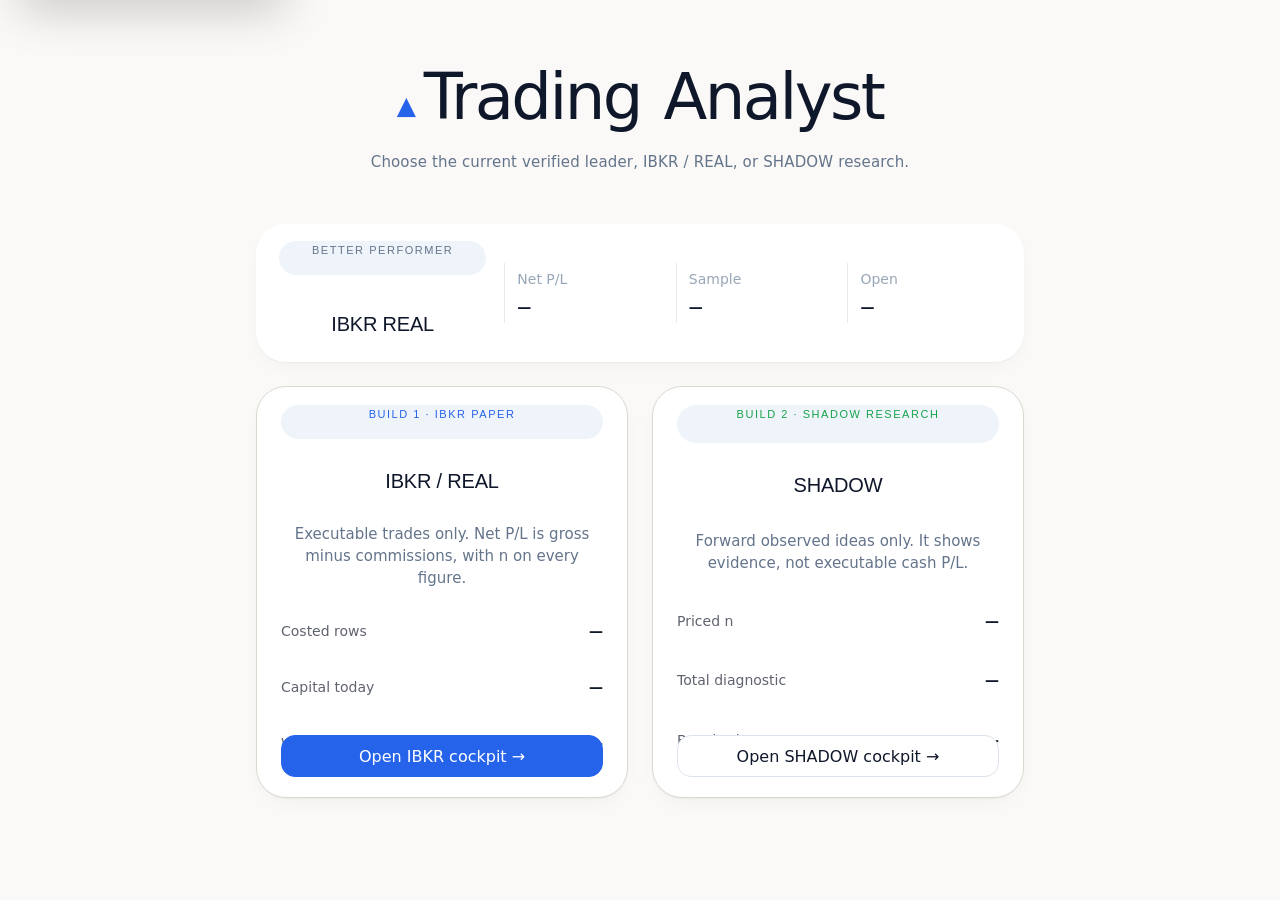
<file: index.html>
<!doctype html>
<html lang="en">
<head>
  <meta charset="utf-8" />
  <meta name="viewport" content="width=device-width, initial-scale=1" />
  <title>Trading Analyst · Live Lab</title>
  <meta http-equiv="Cache-Control" content="no-cache, no-store, must-revalidate" />
  <link rel="preconnect" href="https://fonts.googleapis.com" />
  <link rel="preconnect" href="https://fonts.gstatic.com" crossorigin />
  <link href="https://fonts.googleapis.com/css2?family=Fraunces:wght@500;600;700&family=Spline+Sans:wght@400;500;600;700;800&family=Spline+Sans+Mono:wght@500;600;700;800&family=Outfit:wght@600;700;800;900&display=swap" rel="stylesheet" />
  <link rel="stylesheet" href="./cockpit.css?v=20260723-accessibility-pass" />
  <link rel="stylesheet" href="./lovable-exact.css?v=20260723-lovable-dashboard-replica" />
  <link rel="stylesheet" href="./compact-exact.css?v=20260729-lovable-parity" />
  <style>
    body.overview-page .overview-shell.lovable-landing { padding-top: 22px; }
    body.overview-page .overview-shell.lovable-landing {
      display: flex;
      flex-direction: column;
    }
    body.overview-page.simple-launch .attention-pill,
    body.overview-page.simple-launch .build-state-bar,
    body.overview-page.simple-launch .tabs,
    body.overview-page.simple-launch .overview-hero,
    body.overview-page.simple-launch .context-bar,
    body.overview-page.simple-launch .evidence-grid,
    body.overview-page.simple-launch .evidence-lanes-panel,
    body.overview-page.simple-launch .edge-stack-panel,
    body.overview-page.simple-launch .lovable-topbook,
    body.overview-page.simple-launch .below,
    body.overview-page.simple-launch .daily-evidence-panel,
    body.overview-page.simple-launch .overview-panel[aria-label="Visible warnings"],
    body.overview-page.simple-launch .do-dont,
    body.overview-page.simple-launch .footer {
      display: none !important;
    }
    body.overview-page.simple-launch .lovable-landing {
      min-height: 100vh;
      justify-content: center;
    }
    body.overview-page.simple-launch .lovable-app-header {
      order: 1;
      margin-bottom: 30px;
    }
    body.overview-page.simple-launch .hero-meta-row {
      display: none;
    }
    body.overview-page.simple-launch .launch-cards {
      order: 2;
      margin-top: 0;
    }
    body.overview-page.simple-launch .launch-card {
      min-height: 330px;
    }
    .overview-page .skip-link {
      position: fixed; left: 16px; top: 12px; z-index: 9999; transform: translateY(-150%);
      border: 2px solid rgba(15,17,23,.22); border-radius: 999px; background: #fff; color: #0f1117;
      padding: 10px 14px; font-weight: 900; text-decoration: none;
    }
    .overview-page .skip-link:focus { transform: translateY(0); outline: 3px solid rgba(37,99,235,.35); }
    .overview-page .hero-meta-row {
      display: flex; flex-wrap: wrap; gap: 8px; margin-top: 12px; color: var(--lv-cream-muted);
      font-family: "Spline Sans Mono", monospace; font-size: 10px; font-weight: 900; letter-spacing: .08em; text-transform: uppercase;
    }
    .overview-page .hero-meta-row span {
      border: 1px solid var(--lv-border); border-radius: 999px; background: var(--lv-cream-card); padding: 8px 11px;
      box-shadow: var(--lv-shadow-card);
    }
    .overview-page .help-tip {
      display: inline-flex; align-items: center; justify-content: center; width: 18px; height: 18px; margin-left: 6px;
      border: 1px solid currentColor; border-radius: 999px; opacity: .72; font-size: 11px; line-height: 1;
      cursor: help; vertical-align: middle;
    }
    .overview-page .help-tip:focus { outline: 3px solid rgba(37,99,235,.35); outline-offset: 2px; }
    .overview-page .status-chip {
      display: inline-flex; align-items: center; gap: 5px; border-radius: 999px; padding: 4px 7px;
      font-family: "Spline Sans Mono", monospace; font-size: 9px; font-weight: 900; letter-spacing: .08em;
      text-transform: uppercase; white-space: nowrap;
    }
    .overview-page .status-chip.live { background: rgba(34,201,133,.14); color: #137a50; }
    .overview-page .status-chip.stale { background: rgba(254,243,199,.9); color: #7a4d00; }
    .overview-page .status-chip.unavailable { background: rgba(229,231,235,.8); color: #4b5563; }
    .overview-page .overview-panel { margin-top: 18px; }
    .overview-page .below {
      display: grid; grid-template-columns: minmax(0, 1.2fr) minmax(320px, .8fr); gap: 18px; margin-top: 18px;
    }
    .overview-page .panel-head {
      display: flex; align-items: flex-start; justify-content: space-between; gap: 14px; margin-bottom: 16px;
    }
    .overview-page .panel-title.serif { margin: 0; }
    .overview-page .small { font-size: 13px; line-height: 1.45; }
    .overview-page .headline-grid { display: grid; }
    .overview-page .headline-card { display: grid; align-content: space-between; gap: 12px; padding: 18px; }
    .overview-page .headline-label {
      font-family: "Spline Sans Mono", monospace; font-size: 10px; font-weight: 900; letter-spacing: .12em; text-transform: uppercase;
    }
    .overview-page .headline-value { display: block; font-weight: 900; line-height: .92; font-variant-numeric: tabular-nums; overflow-wrap: anywhere; }
    .overview-page .headline-sub { font-size: 12px; line-height: 1.35; }
    .overview-page .range-controls { display: inline-flex; gap: 6px; flex-wrap: wrap; }
    .overview-page .range-btn {
      border: 1px solid rgba(255,255,255,.16); border-radius: 999px; padding: 7px 10px; cursor: pointer;
      background: rgba(255,255,255,.08); color: rgba(255,255,255,.66); font: 900 11px "Spline Sans Mono", monospace;
    }
    .overview-page .range-btn.active { color: white; background: rgba(255,255,255,.18); }
    .overview-page .curve-svg { width: 100%; height: 250px; display: block; overflow: visible; border-radius: 18px; background: rgba(255,255,255,.04); }
    .overview-page .curve-legend { display: flex; gap: 14px; flex-wrap: wrap; margin-top: 12px; font-size: 12px; font-weight: 800; }
    .overview-page .curve-legend span { display: inline-flex; align-items: center; gap: 7px; }
    .overview-page .key { width: 10px; height: 10px; border-radius: 999px; display: inline-block; }
    .overview-page .key.gross { background: #8ba4ff; }
    .overview-page .key.net { background: #22c985; }
    .overview-page .bar-list, .overview-page .warning-list { display: grid; gap: 11px; }
    .overview-page .bar-row { display: grid; grid-template-columns: minmax(120px, .8fr) minmax(0, 1.25fr) auto; gap: 12px; align-items: center; }
    .overview-page .bar-name { font-size: 12px; font-weight: 900; overflow-wrap: anywhere; }
    .overview-page .bar-track { position: relative; height: 12px; overflow: hidden; border-radius: 999px; background: rgba(15,17,23,.08); }
    .overview-page .bar-fill { position: absolute; inset: 0 auto 0 0; width: 0%; border-radius: inherit; background: linear-gradient(90deg, #ef4d66, #f2a33a, #22c985); }
    .overview-page .bar-value { font-size: 12px; font-weight: 800; text-align: right; white-space: nowrap; }
    .overview-page .warning {
      border: 1px solid rgba(242,163,58,.30); border-radius: 16px; padding: 13px; background: rgba(254,243,199,.78);
      color: #6f4700; font-size: 13px; line-height: 1.4;
    }
    .overview-page .warning.good { border-color: rgba(34,201,133,.25); background: rgba(219,252,231,.72); color: #137a50; }
    .overview-page .context-bar {
      display: flex; flex-wrap: wrap; gap: 9px; align-items: center; justify-content: space-between;
      margin: 18px 0 0; padding: 13px 14px; border-radius: 20px;
      border: 1px solid rgba(24,32,51,.10); background: rgba(255,255,255,.78);
      box-shadow: 0 16px 42px rgba(40,30,20,.10); color: #172033;
    }
    .overview-page .context-copy {
      color: #3d475d; font-size: 13px; font-weight: 850; line-height: 1.35;
    }
    .overview-page .context-copy strong { color: #172033; }
    .overview-page .context-ranges { display: inline-flex; flex-wrap: wrap; gap: 7px; }
    .overview-page .context-ranges .range-btn {
      border-color: rgba(24,32,51,.10); background: rgba(24,32,51,.05); color: #3d475d;
    }
    .overview-page .context-ranges .range-btn.active {
      background: #172033; color: #fff; border-color: #172033;
    }
    .overview-page .evidence-grid {
      display: grid; grid-template-columns: repeat(5, minmax(0, 1fr)); gap: 12px; margin-top: 18px;
    }
    .overview-page .evidence-card, .overview-page .lane-card, .overview-page .do-card {
      border: 1px solid rgba(24,32,51,.10); background: rgba(255,255,255,.82);
      color: #172033; border-radius: 22px; padding: 16px; box-shadow: 0 18px 50px rgba(40,30,20,.10);
      min-width: 0;
    }
    .overview-page .evidence-card.primary {
      background: linear-gradient(135deg, rgba(255,255,255,.92), rgba(219,234,254,.78) 58%, rgba(254,243,199,.70));
    }
    .overview-page .evidence-label, .overview-page .lane-label {
      color: #69748a; font: 900 10px "Spline Sans Mono", monospace; letter-spacing: .11em; text-transform: uppercase;
    }
    .overview-page .evidence-value {
      margin-top: 10px; color: #172033; font-size: 20px; line-height: 1.08; font-weight: 950; letter-spacing: -.03em;
    }
    .overview-page .evidence-sub { margin-top: 9px; color: #69748a; font-size: 12px; line-height: 1.38; }
    .overview-page .lane-grid { display: grid; grid-template-columns: repeat(3, minmax(0, 1fr)); gap: 14px; margin-top: 14px; }
    .overview-page .lane-card.real { border-color: rgba(34,201,133,.24); }
    .overview-page .lane-card.shadow { border-color: rgba(139,164,255,.30); }
    .overview-page .lane-card.research { border-color: rgba(242,163,58,.30); }
    .overview-page .lane-title { margin-top: 8px; font-size: 24px; font-weight: 950; letter-spacing: -.045em; }
    .overview-page .lane-copy { margin-top: 8px; color: #5d6679; font-size: 13px; line-height: 1.42; }
    .overview-page .lane-stats { display: grid; gap: 8px; margin-top: 12px; }
    .overview-page .lane-stats div { display: flex; justify-content: space-between; gap: 10px; border-top: 1px solid rgba(24,32,51,.08); padding-top: 8px; font-size: 12px; color: #69748a; }
    .overview-page .lane-stats strong { color: #172033; font-variant-numeric: tabular-nums; text-align: right; }
    .overview-page .table-wrap { overflow-x: auto; border-radius: 18px; border: 1px solid rgba(24,32,51,.10); background: rgba(255,255,255,.62); }
    .overview-page .evidence-table { width: 100%; border-collapse: collapse; min-width: 820px; }
    .overview-page .evidence-table th, .overview-page .evidence-table td {
      padding: 12px 13px; border-bottom: 1px solid rgba(24,32,51,.08); text-align: left; vertical-align: top;
      font-size: 12px; line-height: 1.35;
    }
    .overview-page .evidence-table th {
      color: #69748a; font: 900 10px "Spline Sans Mono", monospace; letter-spacing: .10em; text-transform: uppercase;
      background: rgba(24,32,51,.04);
    }
    .overview-page .evidence-table td strong { color: #172033; }
    .overview-page .trust-badge {
      display: inline-flex; align-items: center; border-radius: 999px; padding: 5px 8px; margin-top: 4px;
      font: 900 10px "Spline Sans Mono", monospace; letter-spacing: .06em; text-transform: uppercase;
      background: rgba(229,231,235,.85); color: #4b5563;
    }
    .overview-page .trust-badge.anecdote { background: rgba(255,228,230,.88); color: #9f1239; }
    .overview-page .trust-badge.hypothesis { background: rgba(254,243,199,.92); color: #7a4d00; }
    .overview-page .trust-badge.watch { background: rgba(219,234,254,.92); color: #1d4ed8; }
    .overview-page .trust-badge.reviewable { background: rgba(220,252,231,.92); color: #137a50; }
    .overview-page .trust-badge.rejected { background: rgba(31,41,55,.12); color: #374151; }
    .overview-page .do-dont {
      display: grid; grid-template-columns: repeat(2, minmax(0, 1fr)); gap: 14px; margin-top: 18px;
    }
    .overview-page .do-card ul { margin: 10px 0 0; padding-left: 18px; color: #5d6679; font-size: 13px; line-height: 1.55; }
    .overview-page .do-card strong { color: #172033; }
    .overview-page .footer { margin: 36px 0 0; color: var(--lv-cream-muted); text-align: center; font-size: 12px; line-height: 1.55; }
    .overview-page .positive { color: var(--lv-ok) !important; }
    .overview-page .negative { color: var(--lv-bad) !important; }
    .overview-page .neutral { color: inherit; }
    @media (max-width: 900px) {
      .overview-page .below,
      .overview-page .evidence-grid,
      .overview-page .lane-grid,
      .overview-page .do-dont,
      body.overview-page .lovable-topbook .headline-grid,
      body.overview-page .launch-cards { grid-template-columns: 1fr !important; }
      .overview-page .bar-row { grid-template-columns: 1fr; }
      .overview-page .bar-value { text-align: left; }
      body.overview-page .lovable-app-header { grid-template-columns: 1fr; }
      body.overview-page .app-header-actions { align-items: flex-start; }
    }
  </style>
</head>
<body class="overview-page simple-launch lovable-compact">
  <a class="skip-link" href="#main-content">Skip to dashboard content</a>
  <main class="overview-shell lovable-landing" id="main-content">
    <header class="lovable-app-header" aria-label="System header">
      <div class="app-title-group">
        <div class="app-title-line">
          <span class="live-dot" aria-hidden="true"></span>
          <h1>Trading Analyst</h1>
          <span class="app-version-chip">LIVE LAB</span>
        </div>
        <p id="modeLine">Choose the current verified leader, IBKR / REAL, or SHADOW research.</p>
        <div class="hero-meta-row" aria-label="Live system status">
          <span id="agentState">Agent · checking</span>
          <span id="ibkrState">IBKR · checking</span>
          <span id="ndaxState">NDAX · gated</span>
          <span id="marketState">Market · checking</span>
          <span id="ownerState">Owner · checking</span>
        </div>
      </div>
      <div class="app-header-actions">
        <div class="app-updated">Last updated · <span id="generatedAt">—</span></div>
        <a class="refresh-button" href="./index.html">↻ Refresh</a>
      </div>
    </header>

    <a class="attention-pill" id="attentionPill" href="./sources.html">
      <span class="attention-dot" aria-hidden="true"></span>
      <span id="attentionText">Checking system safety…</span>
      <strong>Open sources →</strong>
    </a>

    <section class="build-state-bar" aria-label="Build state">
      <div class="build-chip"><span>Population</span><strong>REAL + SHADOW separated</strong></div>
      <div class="build-chip"><span>Accounting</span><strong>Verified / priced only</strong></div>
      <div class="build-chip"><span>Broker</span><strong id="brokerChip">IBKR paper</strong></div>
      <div class="build-chip"><span>Research</span><strong id="researchChip">SHADOW priced n</strong></div>
      <div class="build-chip"><span>Fees</span><strong id="feesChip">Net after costs</strong></div>
      <div class="build-chip"><span>Warnings</span><strong id="warningChip">Loading…</strong></div>
    </section>

    <nav class="tabs" aria-label="Dashboard navigation">
      <a class="tab-link" href="./index.html">Overview</a>
      <a class="tab-link" href="./real.html">IBKR / Real</a>
      <a class="tab-link" href="./shadow.html">Shadow</a>
      <a class="tab-link" href="./journal.html">Journal</a>
      <a class="tab-link" href="./catalyst.html">Catalyst</a>
      <a class="tab-link" href="./sources.html">Sources</a>
      <a class="tab-link" href="./execution.html">Execution</a>
    </nav>

    <section class="overview-hero" aria-label="Main dashboard">
      <div class="eyebrow">VISUAL-FIRST VERIFIED DASHBOARD</div>
      <h1>Know what traded, what it cost, and whether the edge is real.</h1>
      <p class="subtitle">
        Built to look like the Lovable cockpit references, but backed by live production data only.
        REAL broker rows and SHADOW research rows never mix.
      </p>
    </section>

    <section class="context-bar" aria-label="Evidence context">
      <div class="context-copy" id="contextBar">
        <strong>As of —</strong> · Edmonton time · REAL broker rows, SHADOW research rows, and outside ideas stay separated.
      </div>
      <div class="context-ranges" aria-label="Evidence period">
        <button class="range-btn" type="button" data-period="today">Today</button>
        <button class="range-btn active" type="button" data-period="week">This week</button>
        <button class="range-btn" type="button" data-period="30">30 days</button>
        <button class="range-btn" type="button" data-period="all">All time</button>
      </div>
    </section>

    <section class="evidence-grid" aria-label="What do I know today">
      <article class="evidence-card primary">
        <div class="evidence-label">What do I know today?</div>
        <div class="evidence-value" id="knowEvidence">Loading evidence level…</div>
        <div class="evidence-sub" id="knowEvidenceSub">n and trust labels will appear here.</div>
      </article>
      <article class="evidence-card">
        <div class="evidence-label">Best current hypothesis</div>
        <div class="evidence-value" id="knowHypothesis">—</div>
        <div class="evidence-sub" id="knowHypothesisSub">Gross and net stay separate.</div>
      </article>
      <article class="evidence-card">
        <div class="evidence-label">Biggest blocker</div>
        <div class="evidence-value" id="knowBlocker">—</div>
        <div class="evidence-sub" id="knowBlockerSub">The one thing most likely to distort learning.</div>
      </article>
      <article class="evidence-card">
        <div class="evidence-label">Changed recently</div>
        <div class="evidence-value" id="knowChanged">—</div>
        <div class="evidence-sub" id="knowChangedSub">Latest backend snapshot only.</div>
      </article>
      <article class="evidence-card">
        <div class="evidence-label">Next useful sample</div>
        <div class="evidence-value" id="knowSample">—</div>
        <div class="evidence-sub" id="knowSampleSub">No conclusion language below n≥30.</div>
      </article>
    </section>

    <section class="overview-panel light evidence-lanes-panel" aria-label="Evidence lanes">
      <div class="panel-head">
        <div>
          <h2 class="panel-title serif">Three evidence lanes</h2>
          <div class="small">REAL, SHADOW, and RESEARCH IDEAS are visually and numerically separate. No blended P/L, no blended win rate.</div>
        </div>
        <span class="badge warn">Never mix populations</span>
      </div>
      <div class="lane-grid">
        <a class="lane-card real" href="./real.html" aria-label="Open REAL broker cockpit">
          <div class="lane-label">REAL — IBKR source of truth</div>
          <div class="lane-title" id="laneRealTitle">Broker fills</div>
          <div class="lane-copy" id="laneRealCopy">Actual fills only. Costs and missing-cost rows stay visible.</div>
          <div class="lane-stats" id="laneRealStats"></div>
        </a>
        <a class="lane-card shadow" href="./shadow.html" aria-label="Open SHADOW research cockpit">
          <div class="lane-label">SHADOW — research only</div>
          <div class="lane-title" id="laneShadowTitle">Priced observations</div>
          <div class="lane-copy" id="laneShadowCopy">Forward marks are research evidence, not executable money.</div>
          <div class="lane-stats" id="laneShadowStats"></div>
        </a>
        <a class="lane-card research" href="./catalyst.html" aria-label="Open Catalyst Edge research page">
          <div class="lane-label">RESEARCH IDEAS — not yet shadow</div>
          <div class="lane-title">Hypotheses to test</div>
          <div class="lane-copy">Outside ideas need a source clock, validation plan, and clean SHADOW test before they become evidence.</div>
          <div class="lane-stats" id="laneResearchStats"></div>
        </a>
      </div>
    </section>

    <section class="overview-panel light edge-stack-panel" aria-label="Edge Stack">
      <div class="panel-head">
        <div>
          <h2 class="panel-title serif">Edge Stack</h2>
          <div class="small">This is the “does the idea survive reality?” table: clock → sample → gross → costs → execution haircut → action.</div>
        </div>
        <span class="badge shadow">n + trust on every row</span>
      </div>
      <div class="table-wrap">
        <table class="evidence-table">
          <thead>
            <tr>
              <th>Candidate</th>
              <th>Source clock</th>
              <th>Sample</th>
              <th>Gross outcome</th>
              <th>Costed outcome</th>
              <th>Execution haircut</th>
              <th>Next action</th>
            </tr>
          </thead>
          <tbody id="edgeStackRows">
            <tr><td colspan="7">Loading edge stack…</td></tr>
          </tbody>
        </table>
      </div>
    </section>

    <section class="overview-panel light daily-evidence-panel" aria-label="Daily evidence table">
      <div class="panel-head">
        <div>
          <h2 class="panel-title serif">Daily evidence journal</h2>
          <div class="small">Clicking a day opens the full journal so you can see every trade and catalyst from that date.</div>
        </div>
        <a class="tab-link" href="./journal.html">Open journal →</a>
      </div>
      <div class="table-wrap">
        <table class="evidence-table">
          <thead>
            <tr>
              <th>Date</th>
              <th>REAL trades</th>
              <th>Wins / losses</th>
              <th>Gross</th>
              <th>Fees</th>
              <th>Net</th>
              <th>SHADOW complete</th>
            </tr>
          </thead>
          <tbody id="dailyEvidenceRows">
            <tr><td colspan="7">Loading daily journal…</td></tr>
          </tbody>
        </table>
      </div>
    </section>

    <section class="launch-cards" aria-label="Main dashboard cards">
      <a class="launch-card" href="./real.html" aria-label="Open current better performer / IBKR dashboard">
        <span class="badge">Better performer</span>
        <h2 id="topCardTitle">IBKR REAL</h2>
        <p>Current verified executable leader. SHADOW research is never mixed into this ranking.</p>
        <div class="metric-line"><span>Net P/L</span><strong id="topCardNet">—</strong></div>
        <div class="metric-line"><span>Sample</span><strong id="topCardSample">—</strong></div>
        <div class="metric-line"><span>Open</span><strong id="topCardOpen">—</strong></div>
        <span class="go">Open top book →</span>
      </a>
      <a class="launch-card real" id="realCard" href="./real.html" aria-label="Open IBKR real cockpit">
        <span class="badge">Build 1 · IBKR paper</span>
        <h2>IBKR / REAL</h2>
        <p>Executable trades only. Net P/L is gross minus commissions, with n on every figure.</p>
        <div class="metric-line"><span>Costed rows</span><strong id="realClosed">—</strong></div>
        <div class="metric-line"><span>Capital today</span><strong id="realDeployed">—</strong></div>
        <div class="metric-line"><span>Win rate</span><strong id="realWin">—</strong></div>
        <span class="go">Open IBKR cockpit →</span>
      </a>
      <a class="launch-card shadow" id="shadowCard" href="./shadow.html" aria-label="Open Shadow research cockpit">
        <span class="badge">Build 2 · Shadow research</span>
        <h2>SHADOW</h2>
        <p>Forward observed ideas only. It shows evidence, not executable cash P/L.</p>
        <div class="metric-line"><span>Priced n</span><strong id="shadowPriced">—</strong></div>
        <div class="metric-line"><span>Total diagnostic</span><strong id="shadowRows">—</strong></div>
        <div class="metric-line"><span>Best horizon</span><strong id="shadowHorizon">—</strong></div>
        <span class="go">Open SHADOW cockpit →</span>
      </a>
    </section>

    <section class="lovable-topbook" aria-label="Ten second operating snapshot">
      <div class="gold-strip" aria-hidden="true"></div>
      <div class="lovable-topbook-head">
        <div>
          <div class="eyebrow">LIVE OPERATING SNAPSHOT</div>
          <h2 id="snapshotTitle">IBKR / PAPER</h2>
          <p id="snapshotCopy">Verified-only. If a number is unavailable, the dashboard says so instead of inventing it.</p>
        </div>
        <a class="tab-link" href="./real.html">Open real →</a>
      </div>
      <div class="headline-grid">
        <div class="headline-card primary">
          <div class="headline-label">REAL net today <span class="help-tip" tabindex="0" role="tooltip" title="Closed verified REAL trades for the current local trading day after subtracting broker commissions.">?</span></div>
          <strong class="headline-value" id="quickNetToday">—</strong>
          <div class="headline-sub" id="quickNetSub">gross − commissions · daily n shown</div>
        </div>
        <div class="headline-card">
          <div class="headline-label">Capital deployed today <span class="help-tip" tabindex="0" role="tooltip" title="Total verified notional placed into REAL trades today. This is not account equity.">?</span></div>
          <strong class="headline-value" id="quickDeployed">—</strong>
          <div class="headline-sub" id="quickDeployedSub">verified notional only</div>
        </div>
        <div class="headline-card">
          <div class="headline-label">Open REAL positions <span class="help-tip" tabindex="0" role="tooltip" title="Broker-backed positions that have entry evidence and no exit timestamp yet.">?</span></div>
          <strong class="headline-value" id="quickOpen">—</strong>
          <div class="headline-sub">live exposure, not finished P/L</div>
        </div>
        <div class="headline-card">
          <div class="headline-label">Commission drag <span class="help-tip" tabindex="0" role="tooltip" title="Broker commissions shown in dollars and as a percentage of gross P/L. The subtext also surfaces slippage when the execution-quality contract exposes it.">?</span></div>
          <strong class="headline-value" id="quickFees">—</strong>
          <div class="headline-sub" id="quickFeesSub">costs as % of gross P/L</div>
        </div>
      </div>
    </section>

    <section class="below" aria-label="Evidence panels">
      <div class="overview-panel curve-panel">
        <div class="panel-head">
          <div>
            <h2 class="panel-title serif">P/L curve</h2>
            <div class="small">Gross and net-after-fees stay separated so costs cannot hide.</div>
          </div>
          <div class="range-controls" aria-label="P&L range controls">
            <button class="range-btn" type="button" data-range="day">Day</button>
            <button class="range-btn" type="button" data-range="week">Week</button>
            <button class="range-btn active" type="button" data-range="all">All</button>
          </div>
        </div>
        <div id="pnlCurve"></div>
        <div class="curve-legend"><span><i class="key gross"></i>Gross P/L</span><span><i class="key net"></i>Net after fees</span></div>
      </div>
      <div class="overview-panel light">
        <div class="panel-head">
          <div>
            <h2 class="panel-title serif">Catalyst performance</h2>
            <div class="small">Lane-level n, win rate, expectancy, and zero-coverage states.</div>
          </div>
        </div>
        <div id="catalystBars" class="bar-list"></div>
      </div>
    </section>

    <section class="overview-panel light" aria-label="Visible warnings">
      <div class="panel-head">
        <div>
          <h2 class="panel-title serif">Jon attention</h2>
          <div class="small">Gateway, source, account snapshot, stale data, and zero-coverage issues show here.</div>
        </div>
        <span class="badge warn">Fail closed</span>
      </div>
      <div id="warnings" class="warning-list"></div>
    </section>

    <section class="do-dont" aria-label="Do and don't guidance">
      <article class="do-card">
        <div class="evidence-label">Do</div>
        <ul>
          <li>Collect more trusted REAL closes and priced SHADOW observations.</li>
          <li>Compare gross vs net at the current ~$10k / ~$2.5k position frame.</li>
          <li>Inspect winners and losers by catalyst, direction, source, session, and exit reason.</li>
          <li>Graduate only clean hypotheses into SHADOW or PAPER tests.</li>
        </ul>
      </article>
      <article class="do-card">
        <div class="evidence-label">Don’t</div>
        <ul>
          <li>Change strategy from one or two trades, or from any segment below <strong>n=30</strong>.</li>
          <li>Mix REAL broker P/L with SHADOW research returns.</li>
          <li>Treat gross-only results as edge if commissions, spread, or slippage erase them.</li>
          <li>Call win rate an edge without expectancy, profit factor, and cost survival.</li>
        </ul>
      </article>
    </section>

    <div class="footer">
      Paper/live monitoring only · Rule 21 verified-only display · REAL and SHADOW stay separated.
      <br />Backend snapshot: <span id="backendSource">—</span>
    </div>
  </main>

  <script src="./dashboard-data-adapter.js?v=20260729-full-contract"></script>
  <script>
    const API_BASE = "https://live-agent-dashboard-web-production.up.railway.app";
    const $ = (id) => document.getElementById(id);
    const hasNumber = (n) => n !== null && n !== undefined && n !== "" && Number.isFinite(Number(n));
    const money = (n) => hasNumber(n)
      ? Number(n).toLocaleString(undefined, { style: "currency", currency: "USD", maximumFractionDigits: 2 })
      : "—";
    const num = (n) => hasNumber(n) ? Number(n).toLocaleString() : "—";
    const pct = (n) => hasNumber(n) ? `${Number(n).toFixed(1)}%` : "—";
    const pct3 = (n) => hasNumber(n) ? `${Number(n).toFixed(3)}%` : "—";
    const when = (ts) => ts ? new Date(ts).toLocaleString([], { dateStyle: "medium", timeStyle: "short" }) : "—";
    let dashboardData = null;
    let currentRange = "all";
    let currentPeriod = "week";

    const setTone = (el, value) => {
      if (!el) return;
      el.classList.remove("positive", "negative", "neutral");
      el.classList.add(Number(value) > 0 ? "positive" : Number(value) < 0 ? "negative" : "neutral");
    };
    const cleanLabel = (value) => String(value || "UNKNOWN").replace(/_/g, " ").replace(/\b\w/g, (m) => m.toUpperCase());
    const firstFinite = (...values) => values.find((v) => v !== null && v !== undefined && v !== "" && Number.isFinite(Number(v)));
    const esc = (value) => String(value ?? "").replace(/[&<>"']/g, (m) => ({ "&": "&amp;", "<": "&lt;", ">": "&gt;", '"': "&quot;", "'": "&#39;" }[m]));
    const minutesOld = (updatedAt, generatedAt) => {
      if (!updatedAt) return null;
      const updated = new Date(updatedAt).getTime();
      const generated = generatedAt ? new Date(generatedAt).getTime() : Date.now();
      if (!Number.isFinite(updated) || !Number.isFinite(generated)) return null;
      return Math.max(0, Math.round((generated - updated) / 60000));
    };
    const freshness = (updatedAt, generatedAt, maxLiveMinutes = 20) => {
      const age = minutesOld(updatedAt, generatedAt);
      if (age === null) return { label: "DATA UNAVAILABLE", cls: "unavailable", detail: "no trusted refresh timestamp" };
      if (age <= maxLiveMinutes) return { label: "LIVE", cls: "live", detail: `${age}m old` };
      return { label: "STALE", cls: "stale", detail: `${age}m old` };
    };
    const chipDetail = (label, detail) => {
      if (!detail) return "";
      const raw = String(detail);
      const normalized = raw.includes("_") ? cleanLabel(raw) : raw;
      return normalized.toUpperCase() === String(label || "").toUpperCase() ? "" : ` · ${normalized}`;
    };
    const statusChip = ({ label, cls, detail }) => `<span class="status-chip ${cls}">${label}${chipDetail(label, detail)}</span>`;
    const todayRow = (real = {}) => (real.daily_journal || []).find((r) => r.local_trading_date === real.local_trading_date) || (real.daily_journal || [])[0] || {};
    const bestHorizon = (ladder = []) => (Array.isArray(ladder) ? ladder : [])
      .filter((r) => Number.isFinite(Number(r.avg_direction_adjusted_return_pct ?? r.avg_return_pct)))
      .sort((a, b) => Number(b.avg_direction_adjusted_return_pct ?? b.avg_return_pct) - Number(a.avg_direction_adjusted_return_pct ?? a.avg_return_pct))[0];
    const slippageSummary = (exec = {}) => {
      const slip = exec.slippage_vs_reference;
      if (!slip || typeof slip !== "object" || !hasNumber(slip.n)) return "slippage DATA UNAVAILABLE";
      return `slip med ${pct3(slip.median)} · p95 ${pct3(slip.p95)} · n=${num(slip.n)}`;
    };
    const rangeRows = (rows = [], range = "all") => {
      const sorted = [...rows].sort((a, b) => String(a.local_trading_date).localeCompare(String(b.local_trading_date)));
      if (range === "day") return sorted.slice(-1);
      if (range === "week") return sorted.slice(-7);
      return sorted;
    };
    const cumulativeRows = (rows = []) => {
      let gross = 0;
      let net = 0;
      return rows.map((r) => {
        gross += Number(r.gross_pnl || 0);
        net += Number(r.net_pnl || 0);
        return { label: r.local_trading_date, gross, net };
      });
    };
    const confidenceInfo = (n, blockers = false, rejected = false) => {
      n = Number(n || 0);
      if (rejected) return { label: "Rejected", cls: "rejected" };
      if (n < 8) return { label: "Anecdote", cls: "anecdote" };
      if (n < 30) return { label: "Hypothesis only", cls: "hypothesis" };
      if (blockers) return { label: "Watch", cls: "watch" };
      return { label: "Reviewable evidence", cls: "reviewable" };
    };
    const trustBadge = (n, blockers = false, rejected = false) => {
      const info = confidenceInfo(n, blockers, rejected);
      return `<span class="trust-badge ${info.cls}">n=${num(n)} · ${info.label}</span>`;
    };
    const periodRows = (rows = [], period = currentPeriod) => {
      const sorted = [...rows].sort((a, b) => String(b.local_trading_date || b.date || "").localeCompare(String(a.local_trading_date || a.date || "")));
      if (period === "today") return sorted.slice(0, 1);
      if (period === "week") return sorted.slice(0, 7);
      if (period === "30") return sorted.slice(0, 30);
      return sorted;
    };
    const shadowDateKey = (row = {}) => {
      const raw = row.local_trading_date || row.date || row.entry_date || row.catalyst_date || row.observed_date || row.entry_ts || row.entry_time || row.catalyst_ts || row.created_at;
      if (!raw) return null;
      if (/^\d{4}-\d{2}-\d{2}$/.test(String(raw))) return String(raw);
      const d = new Date(raw);
      return Number.isFinite(d.getTime()) ? d.toISOString().slice(0, 10) : null;
    };
    const shadowDailyCounts = (shadow = {}) => {
      const counts = {};
      const rows = Array.isArray(shadow.recent_priced) ? shadow.recent_priced : Array.isArray(shadow.observations) ? shadow.observations : [];
      rows.forEach((row) => {
        const key = shadowDateKey(row);
        if (!key) return;
        counts[key] = (counts[key] || 0) + 1;
      });
      return counts;
    };
    const bestShadowRead = (shadow = {}) => {
      const ladder = Array.isArray(shadow.horizon_ladder) ? shadow.horizon_ladder : [];
      return ladder
        .map((row) => ({
          horizon: String(row.horizon || row.field || "horizon").toUpperCase(),
          n: Number(row.priced_n ?? row.n ?? 0),
          ret: Number(row.avg_direction_adjusted_return_pct ?? row.avg_return_pct ?? row.median_return_pct ?? 0),
          hit: Number(row.hit_rate ?? row.win_rate ?? 0),
        }))
        .filter((row) => Number.isFinite(row.ret) && row.n > 0)
        .sort((a, b) => b.ret - a.ret)[0];
    };
    const costDragText = (gross, costs) => {
      gross = Number(gross || 0);
      costs = Number(costs || 0);
      if (!Number.isFinite(gross) || !Number.isFinite(costs) || gross === 0) return "cost drag unknown";
      return `${((Math.abs(costs) / Math.abs(gross)) * 100).toFixed(1)}% cost drag`;
    };
    const dollarsPerTrade = (value, n) => Number(n || 0) ? money(Number(value || 0) / Number(n || 1)) : "—";

    function renderDailyEvidence(data = {}) {
      const real = data.real || {};
      const shadowCounts = shadowDailyCounts(data.shadow || {});
      const rows = periodRows(real.daily_journal || []);
      if (!rows.length) {
        $("dailyEvidenceRows").innerHTML = `<tr><td colspan="7">No daily rows for this period.</td></tr>`;
        return;
      }
      $("dailyEvidenceRows").innerHTML = rows.map((row) => {
        const date = row.local_trading_date || row.date || "—";
        const wins = Number(row.wins ?? row.win_count ?? 0);
        const losses = Number(row.losses ?? row.loss_count ?? Math.max(0, Number(row.n || 0) - wins));
        return `<tr>
          <td><a href="./journal.html#${esc(date)}"><strong>${esc(date)}</strong></a></td>
          <td>${num(row.n)} ${trustBadge(row.n, Number(row.n || 0) < 30)}</td>
          <td>${num(wins)} / ${num(losses)}</td>
          <td class="${Number(row.gross_pnl || 0) >= 0 ? "positive" : "negative"}">${money(row.gross_pnl)}</td>
          <td>${money(row.commissions)}</td>
          <td class="${Number(row.net_pnl || 0) >= 0 ? "positive" : "negative"}">${money(row.net_pnl)}</td>
          <td>${num(shadowCounts[date] || 0)} priced</td>
        </tr>`;
      }).join("");
    }

    function renderEdgeStack(data = {}) {
      const real = data.real || {};
      const shadow = data.shadow || {};
      const exec = data.execution_quality || {};
      const best = bestShadowRead(shadow);
      const realN = Number(real.closed_n ?? real.n ?? 0);
      const shadowN = Number(shadow.priced_n || 0);
      const missingCost = Number(real.uncosted_closed_n || 0);
      const realBlockers = missingCost > 0 || String(real.data_quality_status || "").toUpperCase() !== "VERIFIED" || Number(real.net_pnl || 0) <= 0;
      const shadowBlockers = String(shadow.data_quality_status || "").toUpperCase().includes("RESEARCH") || true;
      const rows = [
        {
          candidate: "REAL broker / IBKR paper",
          clock: String(real.data_quality_status || "WARN").toUpperCase(),
          sample: `${num(realN)} closed · ${num(missingCost)} missing cost`,
          gross: `${money(real.gross_pnl)} gross · ${dollarsPerTrade(real.gross_pnl, realN)} / trade`,
          costed: `${money(real.net_pnl)} net · ${costDragText(real.gross_pnl, real.commissions)}`,
          haircut: `${pct3(exec.slippage_vs_reference?.median)} median slippage · spread ${pct3(exec.spread_at_entry?.median)}`,
          action: Number(real.net_pnl || 0) > 0 ? "keep collecting; do not conclude below clean n/robustness" : "cost audit + collect; gross is not enough",
          n: realN,
          blockers: realBlockers,
        },
        {
          candidate: `SHADOW research${best ? ` · best ${best.horizon}` : ""}`,
          clock: "priced marks only; source clocks still need lane-level proof",
          sample: `${num(shadowN)} priced · ${num(shadow.pending_or_unpriced_n)} pending/unpriced`,
          gross: best ? `${pct3(best.ret)} direction-adjusted · hit ${pct(best.hit)} · horizon n=${num(best.n)}` : "No usable horizon exposed",
          costed: "Not executable P/L · estimate $2,500 costs before paper-test",
          haircut: "REAL↔SHADOW matched-pair haircut not proven",
          action: "rank subtypes; promote only clean source-clock slices into paper tests",
          n: shadowN,
          blockers: shadowBlockers,
        },
        {
          candidate: "RESEARCH IDEAS / outside sources",
          clock: "must prove publish clock before entry",
          sample: "not in SHADOW yet",
          gross: "not measured",
          costed: "not measured",
          haircut: "not tested",
          action: "design source-clock-valid SHADOW tests first",
          n: 0,
          blockers: true,
        },
      ];
      $("edgeStackRows").innerHTML = rows.map((row) => `<tr>
        <td><strong>${esc(row.candidate)}</strong>${trustBadge(row.n, row.blockers)}</td>
        <td>${esc(row.clock)}</td>
        <td>${esc(row.sample)}</td>
        <td>${esc(row.gross)}</td>
        <td>${esc(row.costed)}</td>
        <td>${esc(row.haircut)}</td>
        <td>${esc(row.action)}</td>
      </tr>`).join("");
    }

    function renderEvidenceCockpit(data = {}) {
      const real = data.real || {};
      const shadow = data.shadow || {};
      const capital = data.account_capital || {};
      const exec = data.execution_quality || {};
      const best = bestShadowRead(shadow);
      const realN = Number(real.closed_n ?? real.n ?? 0);
      const shadowN = Number(shadow.priced_n || 0);
      const missingCost = Number(real.uncosted_closed_n || 0);
      const warnings = warningRows(data);
      const generated = data.generated_at ? new Date(data.generated_at) : new Date();
      const edmonton = generated.toLocaleString("en-CA", { timeZone: "America/Edmonton", dateStyle: "medium", timeStyle: "short" });
      $("contextBar").innerHTML = `<strong>As of ${esc(edmonton)} Edmonton</strong> · ${esc(currentPeriod === "today" ? "Today" : currentPeriod === "week" ? "This week" : currentPeriod === "30" ? "30 days" : "All time")} · ${num(real.open_n)} open REAL positions · ${num(shadow.pending_or_unpriced_n)} SHADOW marks pending`;

      const level = realN >= 30 || shadowN >= 30 ? "Watch, not proven" : realN >= 8 || shadowN >= 8 ? "Hypothesis only" : "Anecdote only";
      $("knowEvidence").textContent = level;
      $("knowEvidenceSub").innerHTML = `REAL closed n=${num(realN)} · SHADOW priced n=${num(shadowN)} · no conclusion until source/cost/robustness checks pass.`;

      const targetAccount = "$10k / ~$2.5k-position frame";
      if (Number(real.gross_pnl || 0) > 0 && Number(real.net_pnl || 0) <= 0) {
        $("knowHypothesis").textContent = "Gross drift exists, net edge does not";
        $("knowHypothesisSub").textContent = `${money(real.gross_pnl)} gross became ${money(real.net_pnl)} net after ${money(real.commissions)} commissions; this does not survive the ${targetAccount} yet.`;
      } else if (best && best.ret > 0) {
        $("knowHypothesis").textContent = `${best.horizon} SHADOW drift is positive`;
        $("knowHypothesisSub").textContent = `${pct3(best.ret)} direction-adjusted · horizon n=${num(best.n)} · research only.`;
      } else {
        $("knowHypothesis").textContent = "No positive clean hypothesis yet";
        $("knowHypothesisSub").textContent = "Collect more before changing strategy.";
      }

      if (capital.snapshot_status !== "LIVE") {
        $("knowBlocker").textContent = "Broker cash/equity snapshot missing";
        $("knowBlockerSub").textContent = "Row-level sizing exists, but current cash/equity/buying power stay fail-closed.";
      } else if (missingCost > 0) {
        $("knowBlocker").textContent = "Some REAL closes missing costs";
        $("knowBlockerSub").textContent = `${num(missingCost)} closed rows excluded or weakened until commissions are complete.`;
      } else if (Number(real.commissions || 0) > Math.abs(Number(real.gross_pnl || 0))) {
        $("knowBlocker").textContent = "Commission drag bigger than gross";
        $("knowBlockerSub").textContent = `${costDragText(real.gross_pnl, real.commissions)} at broker-confirmed size: wins need larger gross move or lower cost path before the $10k test matters.`;
      } else {
        $("knowBlocker").textContent = warnings[0] ? "Visible data-quality warning" : "Sample + robustness";
        $("knowBlockerSub").textContent = warnings[0] || "Need out-of-sample proof and source-clock audit before conclusion.";
      }

      const daily = Array.isArray(real.daily_journal) ? real.daily_journal : [];
      const latest = [...daily].sort((a, b) => String(b.local_trading_date || "").localeCompare(String(a.local_trading_date || "")))[0] || {};
      const prev = [...daily].sort((a, b) => String(b.local_trading_date || "").localeCompare(String(a.local_trading_date || "")))[1] || {};
      $("knowChanged").textContent = `${num(latest.n || 0)} REAL rows · ${num(shadowN)} SHADOW priced`;
      $("knowChangedSub").textContent = prev.local_trading_date ? `Latest net ${money(latest.net_pnl)} vs prior ${money(prev.net_pnl)}; backend snapshot ${when(data.generated_at)}.` : `Latest backend snapshot ${when(data.generated_at)}.`;

      const nextNeeded = Math.max(0, 30 - Math.min(realN || 0, 30));
      $("knowSample").textContent = nextNeeded ? `${num(nextNeeded)} more clean REAL closes to n=30` : "Segment drilldown needed";
      $("knowSampleSub").textContent = "Then split by catalyst, direction, session, exit reason, and $10k / ~$2.5k cost survival.";

      $("laneRealStats").innerHTML = `
        <div><span>Closed / open</span><strong>${num(realN)} / ${num(real.open_n)}</strong></div>
        <div><span>Gross → net</span><strong>${money(real.gross_pnl)} → ${money(real.net_pnl)}</strong></div>
        <div><span>Win rate</span><strong>${pct(real.win_rate)} · ${confidenceInfo(realN, true).label}</strong></div>`;
      $("laneShadowStats").innerHTML = `
        <div><span>Priced / pending</span><strong>${num(shadowN)} / ${num(shadow.pending_or_unpriced_n)}</strong></div>
        <div><span>Best read</span><strong>${best ? `${best.horizon} ${pct3(best.ret)}` : "—"}</strong></div>
        <div><span>Status</span><strong>Research only</strong></div>`;
      $("laneResearchStats").innerHTML = `
        <div><span>State</span><strong>Idea only</strong></div>
        <div><span>Required proof</span><strong>source clock + marks</strong></div>
        <div><span>Next</span><strong>SHADOW test design</strong></div>`;

      renderEdgeStack(data);
      renderDailyEvidence(data);
    }

    function warningRows(data = {}) {
      const real = data.real || {};
      const capital = data.account_capital || {};
      const source = data.source_observability || {};
      const warnings = [];
      if (real.data_quality_status && !/^LIVE|OK|GREEN|VERIFIED$/i.test(real.data_quality_status)) warnings.push(`REAL data-quality status is ${real.data_quality_status}.`);
      if (real.reconciliation_status && real.reconciliation_status !== "OK") warnings.push(`Broker / ledger reconciliation is ${real.reconciliation_status}.`);
      if (capital.snapshot_status !== "LIVE") warnings.push(`Broker cash/equity snapshot is ${capital.snapshot_status || "DATA UNAVAILABLE"} — row-level sizing evidence is shown instead.`);
      (capital.warnings || []).slice(0, 3).forEach((w) => warnings.push(cleanLabel(w)));
      (source.coverage?.warnings || []).slice(0, 3).forEach((w) => warnings.push(`Source coverage: ${cleanLabel(w)}.`));
      (source.by_source || [])
        .filter((s) => /DOWN|FAIL|ZERO|UNOBSERVED/i.test(`${s.status || ""} ${s.last_failure_reason || ""}`))
        .slice(0, 3)
        .forEach((s) => warnings.push(`${s.source}: ${s.status || "check source"}${s.last_failure_reason ? ` — ${s.last_failure_reason}` : ""}.`));
      return warnings;
    }

    function renderCurve(real = {}) {
      const rows = cumulativeRows(rangeRows(real.daily_journal || [], currentRange));
      if (!rows.length) {
        $("pnlCurve").innerHTML = `<div class="warning">DATA UNAVAILABLE — no trusted daily P/L rows for this range.</div>`;
        return;
      }
      const w = 760, h = 250, pad = 30;
      const values = rows.flatMap((r) => [r.gross, r.net]);
      let min = Math.min(...values, 0), max = Math.max(...values, 0);
      if (min === max) { min -= 1; max += 1; }
      const x = (i) => rows.length === 1 ? w / 2 : pad + (i * (w - pad * 2)) / (rows.length - 1);
      const y = (v) => h - pad - ((v - min) * (h - pad * 2)) / (max - min);
      const path = (key) => rows.map((r, i) => `${i ? "L" : "M"} ${x(i).toFixed(1)} ${y(r[key]).toFixed(1)}`).join(" ");
      const zeroY = y(0);
      const dots = rows.map((r, i) => `<circle cx="${x(i).toFixed(1)}" cy="${y(r.net).toFixed(1)}" r="4" fill="${r.net >= 0 ? "#22c985" : "#ef4d66"}"><title>${r.label}: net ${money(r.net)}, gross ${money(r.gross)}</title></circle>`).join("");
      $("pnlCurve").innerHTML = `
        <svg class="curve-svg" viewBox="0 0 ${w} ${h}" role="img" aria-label="Gross versus net P/L curve">
          <line x1="${pad}" y1="${zeroY.toFixed(1)}" x2="${w - pad}" y2="${zeroY.toFixed(1)}" stroke="rgba(255,255,255,.18)" stroke-dasharray="5 5" />
          <path d="${path("gross")}" fill="none" stroke="#8ba4ff" stroke-width="4" stroke-linecap="round" stroke-linejoin="round" />
          <path d="${path("net")}" fill="none" stroke="#22c985" stroke-width="4" stroke-linecap="round" stroke-linejoin="round" />
          ${dots}
        </svg>`;
    }

    function renderCatalysts(real = {}) {
      const expected = ["SEC_FILING", "8K_ITEM_2_02", "COMPANY_NEWS", "CRYPTO_NEWS", "X", "MACRO", "MOVERS"];
      const byKey = new Map((real.by_catalyst || []).map((r) => [String(r.value || r.catalyst_type || "").toUpperCase(), r]));
      const sourceWarnings = ((dashboardData || {}).source_observability?.coverage?.warnings || []).map((w) => String(w).toUpperCase());
      const merged = expected.map((key) => byKey.get(key) || { value: key, n: 0, wins: 0, win_rate: null, net_pnl: null, data_quality_status: "NO COVERAGE" });
      const maxN = Math.max(...merged.map((r) => Number(r.n || 0)), 1);
      $("catalystBars").innerHTML = merged.map((r) => {
        const n = Number(r.n || 0);
        const width = Math.max(3, (n / maxN) * 100);
        const exp = n ? Number(r.net_pnl || 0) / n : null;
        const key = String(r.value || r.catalyst_type || "").toUpperCase();
        const warned = sourceWarnings.some((w) => w.includes(key.replace(/^8K_/, "8-K").replace(/_/g, " ")) || w.includes(key));
        const status = n ? { label: "HAS SAMPLE", cls: "live", detail: `n=${num(n)}` } : warned ? { label: "NO COVERAGE", cls: "stale", detail: "visible gap" } : { label: "NO COVERAGE", cls: "unavailable", detail: "n=0" };
        return `<div class="bar-row">
          <div class="bar-name">${cleanLabel(r.value || r.catalyst_type)}</div>
          <div class="bar-track"><div class="bar-fill" style="width:${width}%"></div></div>
          <div class="bar-value">${statusChip(status)} · win ${pct(r.win_rate)} · exp ${exp == null ? "—" : money(exp)}</div>
        </div>`;
      }).join("");
    }

    function renderWarnings(data = {}) {
      const rows = warningRows(data);
      if (!rows.length) {
        $("warnings").innerHTML = `<div class="warning good">✅ No visible safety warnings in the current backend snapshot.</div>`;
        return;
      }
      $("warnings").innerHTML = rows.map((w) => `<div class="warning">⚠️ ${w}</div>`).join("");
    }

    async function load() {
      try {
        const data = await TradeDashboardData.fetchDashboard({
          endpoint: `${API_BASE}/api/live-agent/dashboard`,
        });
        dashboardData = data;
        const real = data.real || {};
        const shadow = data.shadow || {};
        const capital = data.account_capital || {};
        const exec = data.execution_quality || {};
        const today = todayRow(real);
        const bh = bestHorizon(shadow.horizon_ladder);
        const warnCount = warningRows(data).length;
        const brokerValue = firstFinite(capital.current_equity, capital.current_cash);

        $("generatedAt").textContent = when(data.generated_at);
        $("backendSource").textContent = `${data.source || "live backend"} · ${data.schema_version || "schema unknown"}`;
        $("modeLine").textContent = `Choose a dashboard · ${real.venue || "IBKR/PAPER"} ${real.data_quality_status || "status unknown"} · Rule 21 verified-only`;
        const realFresh = freshness(real.source_updated_at, data.generated_at, 20);
        const shadowFresh = freshness(shadow.source_updated_at, data.generated_at, 45);
        $("agentState").innerHTML = `Agent · ${statusChip(realFresh)}`;
        $("ibkrState").innerHTML = `IBKR · ${capital.snapshot_status === "LIVE" ? statusChip(freshness(capital.source_updated_at, data.generated_at, 20)) : statusChip({ label: "DATA UNAVAILABLE", cls: "unavailable", detail: capital.snapshot_status || "no snapshot" })}`;
        $("ndaxState").textContent = "NDAX · gated";
        $("marketState").textContent = `Market · ${data.market_session || real.market_session || "unknown"}`;
        $("ownerState").textContent = warnCount ? "Owner · Jon attention required" : "Owner · Codex handling";
        $("brokerChip").textContent = brokerValue !== undefined ? money(brokerValue) : "NO SNAPSHOT";
        $("researchChip").innerHTML = `priced n=${num(shadow.priced_n)} · ${statusChip(shadowFresh)}`;
        $("feesChip").textContent = money(today.commissions ?? exec.commissions);
        $("warningChip").textContent = warnCount ? `${warnCount} visible` : "All clear";
        $("attentionPill").classList.toggle("good", warnCount === 0);
        $("attentionPill").classList.toggle("bad", warnCount > 4);
        $("attentionText").textContent = warnCount ? `${warnCount} visible warnings need context before trusting totals` : "All clear — no visible safety warnings in this snapshot";

        $("snapshotTitle").textContent = real.venue || "IBKR / PAPER";
        $("topCardTitle").textContent = real.venue || "IBKR REAL";
        $("topCardNet").textContent = money(real.net_pnl);
        setTone($("topCardNet"), real.net_pnl);
        $("topCardSample").textContent = `n=${num(real.n)}`;
        $("topCardOpen").textContent = num(real.open_n);
        $("quickNetToday").textContent = money(today.net_pnl);
        setTone($("quickNetToday"), today.net_pnl);
        $("quickNetSub").textContent = `${money(today.gross_pnl)} gross − ${money(today.commissions)} commissions · n=${num(today.n)}`;
        $("quickDeployed").textContent = money(today.deployed);
        $("quickDeployedSub").textContent = `${num(today.notional_n)} verified rows · avg ${money(today.avg_notional)}`;
        $("quickOpen").textContent = num(real.open_n);
        $("quickFees").textContent = money(today.commissions ?? exec.commissions);
        $("quickFeesSub").textContent = `daily drag ${Number.isFinite(Number(today.gross_pnl)) && Number(today.gross_pnl) !== 0 ? `${((Number(today.commissions || 0) / Math.abs(Number(today.gross_pnl))) * 100).toFixed(1)}%` : pct(exec.commission_drag_pct_of_gross)} of gross P/L · ${slippageSummary(exec)}`;

        $("realClosed").textContent = num(real.n);
        $("realDeployed").textContent = money(today.deployed);
        $("realWin").textContent = pct(real.win_rate);
        $("shadowPriced").textContent = num(shadow.priced_n);
        $("shadowRows").textContent = num(shadow.total_rows_diagnostic);
        $("shadowHorizon").textContent = bh ? `${String(bh.horizon || bh.field || "").toUpperCase()} ${Number(bh.avg_direction_adjusted_return_pct ?? bh.avg_return_pct).toFixed(2)}%` : "—";

        renderEvidenceCockpit(data);
        renderCurve(real);
        renderCatalysts(real);
        renderWarnings(data);
      } catch (err) {
        $("attentionPill").classList.add("bad");
        $("attentionText").textContent = "DATA UNAVAILABLE — backend did not load";
        $("generatedAt").textContent = String(err.message || err);
        $("pnlCurve").innerHTML = `<div class="warning">DATA UNAVAILABLE — backend did not load.</div>`;
        $("catalystBars").innerHTML = `<div class="warning">DATA UNAVAILABLE — backend did not load.</div>`;
        $("warnings").innerHTML = `<div class="warning">DATA UNAVAILABLE — ${String(err.message || err)}</div>`;
      }
    }

    document.querySelectorAll("[data-range]").forEach((btn) => {
      btn.addEventListener("click", () => {
        currentRange = btn.dataset.range || "all";
        document.querySelectorAll("[data-range]").forEach((b) => b.classList.toggle("active", b === btn));
        if (dashboardData) renderCurve(dashboardData.real || {});
      });
    });
    document.querySelectorAll("[data-period]").forEach((btn) => {
      btn.addEventListener("click", () => {
        currentPeriod = btn.dataset.period || "week";
        document.querySelectorAll("[data-period]").forEach((b) => b.classList.toggle("active", b === btn));
        if (dashboardData) renderEvidenceCockpit(dashboardData);
      });
    });

    load();
  </script>
</body>
</html>
</file>
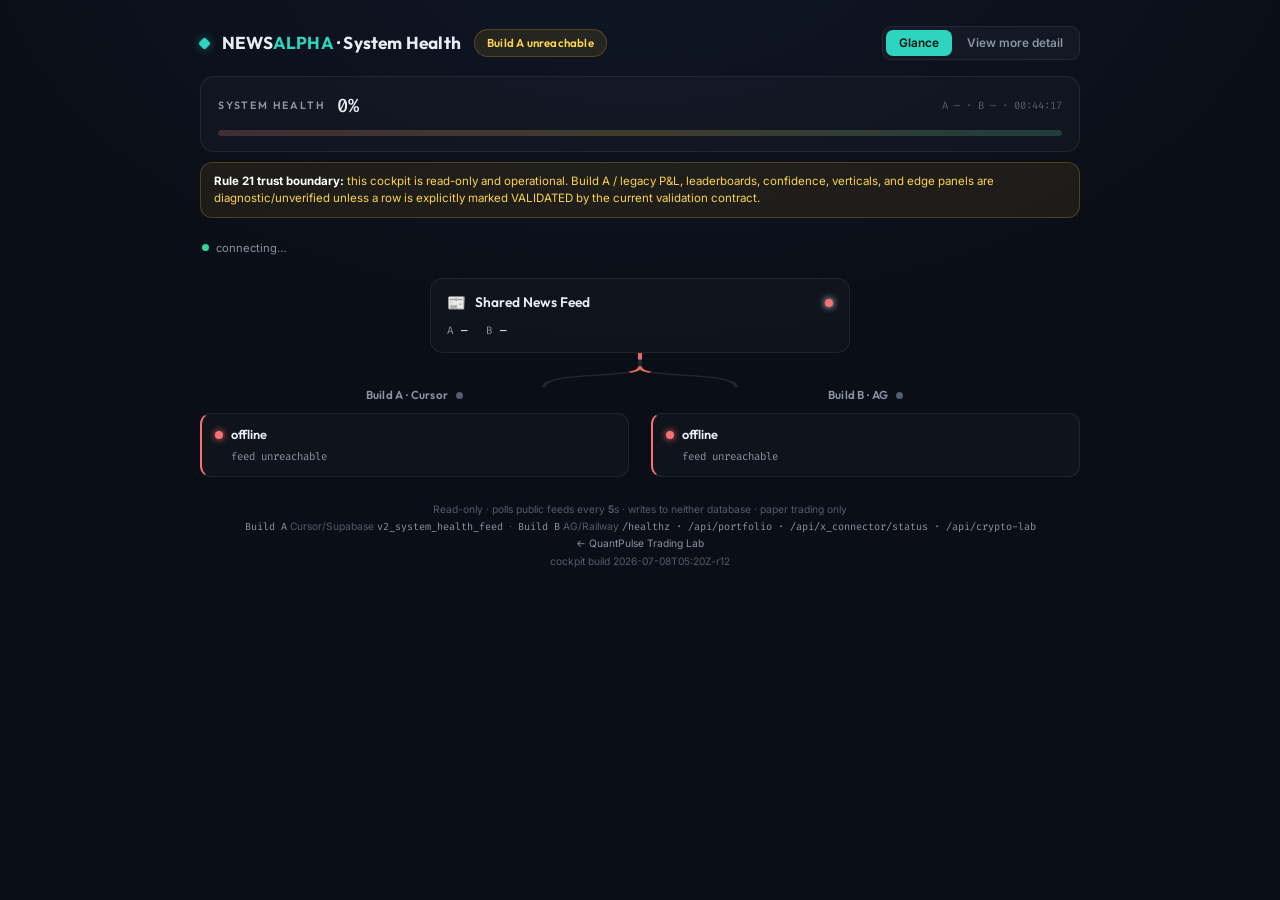
<file: cockpit/index.html>
<!DOCTYPE html>
<html lang="en">
<head>
<meta charset="UTF-8">
<meta name="viewport" content="width=device-width, initial-scale=1.0">
<title>NEWSALPHA · System Health</title>
<meta name="description" content="Read-only live system-health map for the NEWSALPHA trading builds. Polls public feeds, writes to nothing.">
<meta http-equiv="Cache-Control" content="no-cache, no-store, must-revalidate">
<meta http-equiv="Pragma" content="no-cache">
<meta http-equiv="Expires" content="0">
<link rel="preconnect" href="https://fonts.googleapis.com">
<link rel="preconnect" href="https://fonts.gstatic.com" crossorigin>
<link href="https://fonts.googleapis.com/css2?family=Outfit:wght@500;600;700&family=Inter:wght@400;500;600&family=Fira+Code:wght@400;500&display=swap" rel="stylesheet">
<style>
  :root{
    --bg:#0a0e16; --bg2:#0c1119;
    --card:rgba(255,255,255,0.022); --card2:rgba(255,255,255,0.04);
    --border:rgba(255,255,255,0.07); --border2:rgba(255,255,255,0.13);
    --text:#e9edf3; --muted:#8a94a4; --dim:#525c6b;
    --teal:#2dd4bf; --green:#34d399; --amber:#fbbf24; --red:#f87171;
    --green-s:rgba(52,211,153,.5); --amber-s:rgba(251,191,36,.5); --red-s:rgba(248,113,113,.5); --teal-s:rgba(45,212,191,.45);
    --fd:'Outfit',sans-serif; --fb:'Inter',sans-serif; --fm:'Fira Code',monospace;
  }
  *{box-sizing:border-box;margin:0;padding:0}
  body{font-family:var(--fb);color:var(--text);background:radial-gradient(1200px 700px at 50% -8%,#0f1626,transparent 60%),var(--bg);
    min-height:100vh;padding:26px 18px 64px;-webkit-font-smoothing:antialiased;font-size:14px;line-height:1.45}
  .wrap{max-width:880px;margin:0 auto}
  .mono{font-family:var(--fm);font-variant-numeric:tabular-nums}
  .hidden{display:none!important}

  /* header */
  header{margin-bottom:20px}
  .toprow{display:flex;align-items:center;gap:13px;flex-wrap:wrap;margin-bottom:16px}
  .logo{width:9px;height:9px;border-radius:2px;background:var(--teal);box-shadow:0 0 10px var(--teal-s);flex:none;transform:rotate(45deg)}
  h1{font-family:var(--fd);font-size:1.08rem;font-weight:700;letter-spacing:.2px}
  h1 b{color:var(--teal);font-weight:700}
  .pill{font-family:var(--fd);font-weight:600;font-size:.72rem;letter-spacing:.2px;padding:5px 12px;border-radius:999px;white-space:nowrap}
  .pill.g{color:#6ee7b7;background:rgba(52,211,153,.1);border:1px solid rgba(52,211,153,.22)}
  .pill.a{color:#fcd34d;background:rgba(251,191,36,.1);border:1px solid rgba(251,191,36,.22)}
  .pill.r{color:#fca5a5;background:rgba(248,113,113,.1);border:1px solid rgba(248,113,113,.22)}
  .spacer{flex:1 1 auto}
  .seg{display:inline-flex;background:rgba(255,255,255,.03);border:1px solid var(--border);border-radius:9px;padding:3px;gap:2px}
  .seg button{font-family:var(--fb);font-weight:600;font-size:.74rem;color:var(--muted);background:0;border:0;border-radius:7px;padding:6px 13px;cursor:pointer;transition:.16s;white-space:nowrap}
  .seg button:hover{color:var(--text)}
  .seg button.on{color:#04130e;background:var(--teal)}

  /* health bar + cryptolab */
  .hwrap{background:var(--card);border:1px solid var(--border);border-radius:14px;padding:15px 17px;margin-bottom:6px}
  .hrow{display:flex;align-items:center;gap:12px;margin-bottom:11px;flex-wrap:wrap}
  .hlbl{font-family:var(--fd);font-size:.66rem;font-weight:600;letter-spacing:1.8px;text-transform:uppercase;color:var(--muted)}
  .hpct{font-family:var(--fm);font-size:1.18rem;font-weight:500}
  .hmeta{margin-left:auto;font-size:.66rem;color:var(--dim);font-family:var(--fm)}
  .bar{height:6px;border-radius:999px;background:rgba(255,255,255,.05);position:relative;overflow:hidden}
  .bar .trk{position:absolute;inset:0;border-radius:999px;background:linear-gradient(90deg,var(--red),var(--amber) 50%,var(--green));opacity:.16}
  .bar .fl{position:absolute;left:0;top:0;bottom:0;width:0;border-radius:999px;background:linear-gradient(90deg,var(--red),var(--amber) 50%,var(--green));background-size:880px 100%;transition:width .9s cubic-bezier(.4,0,.2,1)}
  .clab{display:flex;align-items:baseline;gap:9px;margin-top:13px;padding-top:12px;border-top:1px solid var(--border);flex-wrap:wrap}
  .clab .t{font-family:var(--fd);font-size:.64rem;font-weight:600;letter-spacing:1.4px;text-transform:uppercase;color:var(--muted)}
  .clab .v{font-family:var(--fm);font-size:1.02rem;font-weight:500}
  .clab .v.up{color:var(--green)}.clab .v.down{color:var(--red)}
  .clab .s{font-size:.66rem;color:var(--dim);font-family:var(--fm)}
  .live{display:inline-flex;align-items:center;gap:7px;font-size:.7rem;color:var(--muted);margin:14px 2px 2px}
  .live .b{width:7px;height:7px;border-radius:50%;background:var(--green);box-shadow:0 0 0 0 var(--green-s);animation:beat 2s infinite}
  @keyframes beat{0%{box-shadow:0 0 0 0 var(--green-s)}70%{box-shadow:0 0 0 7px rgba(52,211,153,0)}100%{box-shadow:0 0 0 0 rgba(52,211,153,0)}}
  .live.a .b{background:var(--amber);animation:none;box-shadow:0 0 7px var(--amber-s)}
  .live.r .b{background:var(--red);animation:none;box-shadow:0 0 7px var(--red-s)}
  .trust-note{background:rgba(251,191,36,.08);border:1px solid rgba(251,191,36,.22);color:#fcd34d;
    border-radius:12px;padding:10px 13px;margin:10px 0 8px;font-size:.72rem;line-height:1.45}
  .trust-note b{color:#fff;font-weight:700}

  /* ===== GLANCE map ===== */
  .nf{background:var(--card);border:1px solid var(--border);border-radius:13px;padding:13px 16px;margin:18px auto 0;max-width:420px;position:relative}
  .nf .nfh{display:flex;align-items:center;gap:9px;margin-bottom:9px}
  .nf .ic{font-size:.95rem}
  .nf .nm{font-family:var(--fd);font-weight:600;font-size:.86rem}
  .nf .dot{margin-left:auto}
  .nf .sub{display:flex;gap:18px;flex-wrap:wrap}
  .nf .kv{font-family:var(--fm);font-size:.68rem;color:var(--muted)}
  .nf .kv b{color:var(--text);font-weight:500}

  .branch{display:block;width:60%;max-width:300px;height:34px;margin:0 auto}
  .columns{display:grid;grid-template-columns:1fr 1fr;gap:22px;margin-top:0}
  .col{display:flex;flex-direction:column;align-items:stretch}
  .colhead{display:flex;align-items:center;gap:8px;justify-content:center;margin-bottom:10px;font-family:var(--fd);font-size:.72rem;font-weight:600;letter-spacing:.3px;color:var(--muted)}
  .colhead .cd{width:7px;height:7px;border-radius:50%;background:var(--dim)}
  .colhead .cd.g{background:var(--green);box-shadow:0 0 7px var(--green-s)}
  .colhead .cd.a{background:var(--amber);box-shadow:0 0 7px var(--amber-s)}
  .colhead .cd.r{background:var(--red);box-shadow:0 0 7px var(--red-s)}

  .gnode{background:var(--card);border:1px solid var(--border);border-left:2px solid var(--ac,var(--dim));border-radius:11px;padding:11px 13px;position:relative;transition:border-color .18s,background .18s}
  .gnode:hover{background:var(--card2);border-color:var(--border2);border-left-color:var(--ac)}
  .gnode.g{--ac:var(--green)}.gnode.a{--ac:var(--amber)}.gnode.r{--ac:var(--red)}
  .gnode .gn{display:flex;align-items:center;gap:8px;margin-bottom:5px}
  .gnode .gd{width:8px;height:8px;border-radius:50%;background:var(--ac);box-shadow:0 0 7px var(--ac)}
  .gnode.g .gd{animation:beat 2s infinite}
  .gnode.r .gd{animation:rflash 1.1s steps(1) infinite}
  @keyframes rflash{0%,100%{opacity:1}50%{opacity:.3}}
  .gnode .gnm{font-family:var(--fd);font-weight:600;font-size:.8rem}
  .gnode .gst{display:flex;gap:13px;flex-wrap:wrap;padding-left:16px}
  .gnode .gst span{font-family:var(--fm);font-size:.67rem;color:var(--muted)}
  .gnode .gst span b{color:var(--text);font-weight:500}

  .vpipe{width:2px;height:20px;margin:0 auto;position:relative;background:rgba(255,255,255,.06);overflow:visible}
  .vpipe::after{content:"";position:absolute;left:50%;top:0;width:6px;height:6px;border-radius:50%;transform:translateX(-50%);
    background:var(--pc,var(--teal));box-shadow:0 0 7px var(--pc,var(--teal-s));animation:drop 1.7s linear infinite}
  @keyframes drop{0%{top:-6px;opacity:0}15%{opacity:1}85%{opacity:1}100%{top:20px;opacity:0}}
  .vpipe.g{--pc:var(--teal)}.vpipe.a{--pc:var(--amber)}.vpipe.a::after{animation-duration:3.2s}
  .vpipe.r{background:rgba(248,113,113,.25)}.vpipe.r::after{animation:none;top:7px;background:var(--red);box-shadow:0 0 7px var(--red-s);opacity:.6}

  @media(max-width:560px){
    .columns{grid-template-columns:1fr;gap:8px}
    .branch{height:24px;width:2px}
    .col+.col{margin-top:4px}
  }

  /* ===== deep dive ===== */
  .deephead{display:flex;align-items:center;gap:10px;margin:6px 2px 14px}
  .deephead h2{font-family:var(--fd);font-size:.74rem;font-weight:600;letter-spacing:2px;text-transform:uppercase;color:var(--muted)}
  .deephead .ln{flex:1;height:1px;background:linear-gradient(90deg,var(--border),transparent)}
  .grid{display:grid;grid-template-columns:repeat(12,1fr);gap:13px}
  .panel{background:var(--card);border:1px solid var(--border);border-radius:13px;padding:15px 16px;overflow:hidden}
  .panel h3{font-family:var(--fd);font-size:.64rem;font-weight:600;letter-spacing:1.6px;text-transform:uppercase;color:var(--muted);margin-bottom:12px;display:flex;align-items:center;gap:7px}
  .panel h3 .g{width:5px;height:5px;border-radius:50%;background:var(--teal);box-shadow:0 0 7px var(--teal-s)}
  .col-4{grid-column:span 4}.col-6{grid-column:span 6}.col-8{grid-column:span 8}.col-12{grid-column:span 12}
  @media(max-width:640px){.col-4,.col-6,.col-8{grid-column:span 12}}
  .metrics{display:grid;grid-template-columns:repeat(auto-fit,minmax(108px,1fr));gap:10px}
  .metric{background:rgba(255,255,255,.02);border:1px solid var(--border);border-radius:10px;padding:11px 12px}
  .metric .c{font-size:.58rem;letter-spacing:.8px;text-transform:uppercase;color:var(--dim);margin-bottom:6px;display:flex;align-items:center;gap:5px}
  .metric .c .d{width:6px;height:6px;border-radius:50%;background:var(--dim)}
  .metric .c .d.g{background:var(--green)}.metric .c .d.a{background:var(--amber)}.metric .c .d.r{background:var(--red)}
  .metric .v{font-family:var(--fm);font-size:1.04rem;font-weight:500;word-break:break-word}
  .metric .v.up{color:var(--green)}.metric .v.down{color:var(--red)}
  .metric .s{font-size:.58rem;color:var(--dim);margin-top:3px;font-family:var(--fm)}
  .spark{display:flex;flex-direction:column;gap:6px}.spark canvas{width:100%;height:58px;display:block}.spark .sv{font-family:var(--fm);font-size:1.04rem;font-weight:500}
  .gate{margin-bottom:11px}.gate:last-child{margin-bottom:0}
  .gate .l{display:flex;justify-content:space-between;font-size:.64rem;margin-bottom:4px;color:var(--muted);font-family:var(--fm)}
  .gate .t{height:6px;border-radius:999px;background:rgba(255,255,255,.05);overflow:hidden}
  .gate .f{height:100%;border-radius:999px;width:0;transition:width .8s;background:linear-gradient(90deg,var(--teal),var(--green))}
  .gate .f.a{background:linear-gradient(90deg,var(--amber),#fcd34d)}.gate .f.r{background:linear-gradient(90deg,#dc2626,var(--red))}
  .lat{display:flex;align-items:center;gap:9px;margin-bottom:8px;font-family:var(--fm);font-size:.66rem}.lat:last-child{margin-bottom:0}
  .lat .n{width:96px;flex:none;color:var(--muted);white-space:nowrap;overflow:hidden;text-overflow:ellipsis}
  .lat .t{flex:1;height:5px;border-radius:999px;background:rgba(255,255,255,.05);overflow:hidden}
  .lat .f{height:100%;border-radius:999px;background:linear-gradient(90deg,var(--teal),#22d3ee);transition:width .8s}
  .lat .f.a{background:linear-gradient(90deg,var(--amber),#fcd34d)}.lat .f.r{background:linear-gradient(90deg,#dc2626,var(--red))}
  .lat .v{width:54px;flex:none;text-align:right;color:var(--text)}
  .vsc{display:flex;gap:12px;flex-wrap:wrap;font-family:var(--fm);font-size:.68rem}
  .vsc .vc{flex:1;min-width:140px;max-width:220px;background:rgba(255,255,255,.03);border:1px solid rgba(255,255,255,.06);border-radius:10px;padding:12px 14px}
  .vsc .vc h4{margin:0 0 6px;font-size:.72rem;letter-spacing:.03em;text-transform:uppercase;color:var(--teal)}
  .vsc .vc .vr{display:flex;justify-content:space-between;padding:2px 0;color:var(--muted)}.vsc .vc .vr b{color:var(--text)}
  .vsc .vc .vr.up b{color:var(--teal)}.vsc .vc .vr.down b{color:var(--red)}
  .log{height:230px;overflow-y:auto;font-family:var(--fm);font-size:.65rem;scrollbar-width:thin}
  .log::-webkit-scrollbar{width:5px}.log::-webkit-scrollbar-thumb{background:rgba(255,255,255,.1);border-radius:9px}
  .ev{display:flex;gap:9px;padding:5px 0;border-bottom:1px solid rgba(255,255,255,.035);animation:fade .4s}
  @keyframes fade{from{opacity:0}to{opacity:1}}
  .ev .t{color:var(--dim);flex:none}.ev .m{color:var(--muted);word-break:break-word}
  .ev.g .m{color:#a7f3d0}.ev.a .m{color:#fcd34d}.ev.r .m{color:#fca5a5}.ev.x .m{color:#7dd3fc}

  footer{margin-top:24px;text-align:center;color:var(--dim);font-size:.64rem;line-height:1.7}
  footer code{font-family:var(--fm);color:var(--muted)}
  a.back{color:var(--muted);text-decoration:none}a.back:hover{color:var(--teal)}

  .modal{position:fixed;inset:0;background:rgba(3,5,10,.7);backdrop-filter:blur(3px);display:none;align-items:center;justify-content:center;z-index:50;padding:18px}
  .modal.open{display:flex}
  .modal .box{background:var(--bg2);border:1px solid var(--border2);border-radius:15px;max-width:480px;width:100%;max-height:78vh;overflow:auto;padding:20px 22px}
  .modal h4{font-family:var(--fd);font-size:.96rem;margin-bottom:3px}
  .modal .ms{font-size:.7rem;color:var(--muted);margin-bottom:14px;font-family:var(--fm)}
  .modal pre{background:rgba(0,0,0,.3);border:1px solid var(--border);border-radius:9px;padding:12px;font-family:var(--fm);font-size:.64rem;color:#bde8df;white-space:pre-wrap;word-break:break-word;line-height:1.5}
  .modal .x{float:right;cursor:pointer;color:var(--muted);font-size:1.25rem;border:0;background:0}
  .ttab{width:100%;border-collapse:collapse;font-family:var(--fm);font-size:.66rem}
  .ttab th{text-align:left;color:var(--dim);font-weight:500;padding:5px 7px;border-bottom:1px solid var(--border);text-transform:uppercase;letter-spacing:.5px;font-size:.58rem}
  .ttab td{padding:6px 7px;border-bottom:1px solid rgba(255,255,255,.04);color:var(--text);white-space:nowrap}
  .ttab td.r{text-align:right}.ttab td.up{color:var(--green)}.ttab td.down{color:var(--red)}
  .ttab .side-L{color:var(--green)}.ttab .side-S{color:var(--red)}
  .ttab a{color:var(--teal);text-decoration:none}.ttab a:hover{text-decoration:underline}
  .mnote{font-size:.66rem;color:var(--dim);font-family:var(--fm);margin-top:4px}
  .clickable{cursor:pointer}.clickable:hover{filter:brightness(1.12)}
  .drill{font-size:.6rem;color:var(--teal);margin-left:4px}
</style>
</head>
<body>
<div class="wrap">
  <header>
    <div class="toprow">
      <span class="logo"></span>
      <h1>NEWS<b>ALPHA</b> · System Health</h1>
      <span class="pill g" id="statusPill">checking…</span>
      <span class="spacer"></span>
      <div class="seg" id="viewToggle">
        <button data-view="glance" class="on">Glance</button>
        <button data-view="more">View more detail</button>
      </div>
    </div>

    <div class="hwrap">
      <div class="hrow">
        <span class="hlbl">System Health</span>
        <span class="hpct mono" id="healthPct">—</span>
        <span class="hmeta" id="healthMeta"></span>
      </div>
      <div class="bar"><div class="trk"></div><div class="fl" id="healthFill"></div></div>
      <div class="clab" id="leaderRow" style="display:none">
        <span class="t">🏆 Diagnostic leader</span>
        <span class="v mono" id="leaderName">—</span>
        <span class="s mono" id="leaderPct"></span>
        <span class="s" style="color:var(--dim)" id="leaderScope"></span>
      </div>
      <div class="clab clickable" id="clab" style="display:none" title="Open diagnostic CryptoLab trades">
        <span class="t">CryptoLab diagnostic P&amp;L</span>
        <span class="v mono" id="clVal">—</span>
        <span class="s mono" id="clSub"></span>
        <span class="s" style="color:var(--dim)">· legacy/unverified</span>
        <span class="drill" id="clDrill">› diagnostic open trades</span>
      </div>
    </div>
    <div class="trust-note">
      <b>Rule 21 trust boundary:</b> this cockpit is read-only and operational. Build A / legacy P&amp;L,
      leaderboards, confidence, verticals, and edge panels are diagnostic/unverified unless a row is explicitly
      marked VALIDATED by the current validation contract.
    </div>
    <div class="live" id="liveStrip"><span class="b"></span><span id="liveText">connecting…</span></div>
  </header>

  <!-- GLANCE -->
  <section id="glanceView">
    <div class="nf" id="newsFeed">
      <div class="nfh"><span class="ic">📰</span><span class="nm">Shared News Feed</span><span class="dot"></span></div>
      <div class="sub" id="nfSub"></div>
    </div>
    <svg class="branch" viewBox="0 0 100 34" preserveAspectRatio="none">
      <path d="M50 0 V14 M50 14 C 50 26 18 18 18 34 M50 14 C 50 26 82 18 82 34" fill="none" stroke="rgba(255,255,255,.1)" stroke-width="1.2"/>
      <path id="branchPulse" d="M50 0 V14 M50 14 C 50 26 18 18 18 34 M50 14 C 50 26 82 18 82 34" fill="none" stroke="#2dd4bf" stroke-width="1.4" stroke-dasharray="6 120" stroke-linecap="round" opacity=".9"/>
    </svg>
    <div class="columns">
      <div class="col"><div class="colhead" id="headA">Build A · Cursor <span class="cd"></span></div><div id="colA"></div></div>
      <div class="col"><div class="colhead" id="headB">Build B · AG <span class="cd"></span></div><div id="colB"></div></div>
    </div>
  </section>

  <!-- DEEP DIVE -->
  <section id="moreView" class="hidden">
    <div class="deephead"><h2>Deep Dive</h2><span class="ln"></span>
      <div class="seg" id="buildToggle"><button data-build="A" class="on">Build A</button><button data-build="B">Build B</button></div>
    </div>
    <div class="grid">
      <div class="panel col-8"><h3><span class="g"></span>Detail Cards</h3><div class="metrics" id="detailCards"></div></div>
      <div class="panel col-4 spark"><h3><span class="g"></span>Diagnostic Equity Curve</h3><div class="sv mono" id="eqVal">—</div><canvas id="eqSpark" width="320" height="58"></canvas><div class="s mono" style="font-size:.58rem;color:var(--dim)" id="eqSub"></div></div>
      <div class="panel col-4"><h3><span class="g"></span>Pipeline Metrics <span style="color:var(--dim);font-weight:400;letter-spacing:0;text-transform:none">· live</span></h3><div id="gateBars"></div></div>
      <div class="panel col-4"><h3><span class="g"></span>Ingestion Latencies</h3><div id="latRows"></div></div>
      <div class="panel col-4 spark"><h3><span class="g"></span>Scanner Uptime <span style="color:var(--dim);font-weight:400;letter-spacing:0;text-transform:none">· derived</span></h3><div class="sv mono" id="upVal">—</div><canvas id="upSpark" width="320" height="58"></canvas><div class="s mono" style="font-size:.58rem;color:var(--dim)" id="upSub"></div></div>
      <div class="panel col-12"><h3><span class="g"></span>Industry Verticals <span style="color:var(--dim);font-weight:400;letter-spacing:0;text-transform:none">· legacy/unverified · TRA-136</span></h3><div id="vertScorecard" class="vsc"></div></div>
      <div class="panel col-12"><h3><span class="g"></span>Confidence vs Success <span style="color:var(--dim);font-weight:400;letter-spacing:0;text-transform:none">· legacy/unverified · TRA-94</span></h3><div id="confScorecard" class="csc"></div></div>
      <div class="panel col-12"><h3><span class="g"></span>Legacy Edge Diagnostics <span style="color:var(--dim);font-weight:400;letter-spacing:0;text-transform:none">· unverified · TRA-138</span></h3><div id="edgeProofPanel" class="vsc"></div></div>
      <div class="panel col-12"><h3><span class="g"></span>Correctness Guards <span style="color:var(--dim);font-weight:400;letter-spacing:0;text-transform:none">· TRA-131</span></h3><div id="guardsPanel" style="font-size:.7rem"></div></div>
      <div class="panel col-12"><h3><span class="g"></span>Live Event Log</h3><div class="log" id="eventLog"></div></div>
    </div>
  </section>

  <footer>
    Read-only · polls public feeds every <b id="pollSec">5</b>s · writes to neither database · paper trading only<br>
    <code>Build A</code> Cursor/Supabase <code>v2_system_health_feed</code> &nbsp;·&nbsp; <code>Build B</code> AG/Railway <code>/healthz · /api/portfolio · /api/x_connector/status · /api/crypto-lab</code><br>
    <a class="back" href="../">&larr; QuantPulse Trading Lab</a><br>
    <span id="buildStamp" style="color:var(--dim)"></span>
  </footer>
</div>

<div class="modal" id="modal"><div class="box"><button class="x" id="modalX">&times;</button><h4 id="mTitle"></h4><div class="ms" id="mSum"></div><div id="mBody"></div><pre id="mJson"></pre></div></div>

<script>
"use strict";
var POLL_MS=5000;
var AG="https://news-trading-system-production-b13f.up.railway.app";
var CUR_RPC="https://alxtkdebryheweqbqlts.supabase.co/rest/v1/rpc/v2_system_health_feed";
var CUR_KEY="eyJhbGciOiJIUzI1NiIsInR5cCI6IkpXVCJ9.eyJpc3MiOiJzdXBhYmFzZSIsInJlZiI6ImFseHRrZGVicnloZXdlcWJxbHRzIiwicm9sZSI6ImFub24iLCJpYXQiOjE3ODA0OTI3NzEsImV4cCI6MjA5NjA2ODc3MX0.DG8-RAQnDTpqTKHR7rjL5FWOW9Z-FdVVbBJjRuL18GA";
var ORD={green:0,amber:1,red:2};
var COLNODES=[{id:"scanner",label:"Scanner"},{id:"assess_gate",label:"Scores / Gates"},{id:"size",label:"Risk & Sizing"},{id:"execute",label:"Execute"},{id:"ledger",label:"Ledger"},{id:"dashboard",label:"Dashboard"}];
var DEEP_NODES=[{id:"news_feed",label:"News Feed",ico:"📰"},{id:"scanner",label:"Scanner",ico:"🛰️"},{id:"assess_gate",label:"Assess+Gate",ico:"⚖️"},{id:"size",label:"Size",ico:"📐"},{id:"execute",label:"Execute",ico:"⚡"},{id:"ledger",label:"Ledger",ico:"📒"},{id:"dashboard",label:"Dashboard",ico:"📊"}];

var S={view:"glance",build:"A",model:{A:null,B:null},prev:{A:null,B:null},events:{A:[],B:[]},
  eqHist:{A:[],B:[]},upHist:{A:[],B:[]},lastOk:{A:0,B:0},lastBeat:{A:0,B:0}};

function $(s){return document.querySelector(s);}
function el(t,c){var e=document.createElement(t);if(c)e.className=c;return e;}
function num(v){return (v===null||v===undefined||v==="")?NaN:+v;}
function clamp(n,a,b){return Math.max(a,Math.min(b,n));}
function fmt(v){var n=num(v);return isNaN(n)?"—":(n%1===0?String(n):n.toFixed(2));}
function money(n){return isNaN(num(n))?"—":"$"+Number(n).toLocaleString(undefined,{maximumFractionDigits:0});}
function sev(s){return s==="green"?"g":s==="amber"?"a":s==="red"?"r":"";}
function worst(a,b){return ORD[a]>=ORD[b]?a:b;}
function stMin(m,a,r){if(isNaN(m))return "red";if(m>=r)return "red";if(m>=a)return "amber";return "green";}
function score(s){return s==="green"?100:s==="amber"?55:s==="red"?16:50;}
function ageStr(m){if(isNaN(m))return "—";if(m<1)return Math.round(m*60)+"s";if(m<90)return (m<10?m.toFixed(1):Math.round(m))+"m";var h=m/60;if(h<48)return h.toFixed(1)+"h";return (h/24).toFixed(1)+"d";}
function hms(){var d=new Date();return ("0"+d.getHours()).slice(-2)+":"+("0"+d.getMinutes()).slice(-2)+":"+("0"+d.getSeconds()).slice(-2);}
function healthPct(nodes){if(!nodes||!nodes.length)return 0;var g=0,a=0;nodes.forEach(function(n){if(!n)return;var s=n.status||"";if(s==="green")g++;else if(s==="amber")a++;});return Math.round((g+a*0.5)/nodes.length*100);}
function parseTs(s){if(!s)return NaN;return (/[zZ]$|[+\-]\d\d:?\d\d$/.test(s))?Date.parse(s):Date.parse(s+"Z");} // AG sends UTC w/o 'Z'
function fetchT(url,opts,ms){ms=ms||8000;var c=new AbortController();var to=setTimeout(function(){c.abort();},ms);
  var o=opts||{};o.signal=c.signal;o.cache="no-store";
  return fetch(url,o).then(function(r){clearTimeout(to);return r;},function(e){clearTimeout(to);throw e;});}

/* ---------- Build A: Cursor RPC + Supabase cache for equity/CryptoLab ---------- */
var CUR_CACHE='https://alxtkdebryheweqbqlts.supabase.co/rest/v1/v2_dashboard_cache?id=eq.1&select=data,generated_at';
var CUR_TRUTH='https://alxtkdebryheweqbqlts.supabase.co/rest/v1/v2_book_metrics?select=book_key,open_count,closed_count,marked_equity';
function loadA(){
  var hdr={"apikey":CUR_KEY,"Authorization":"Bearer "+CUR_KEY};
  var healthP=fetchT(CUR_RPC,{method:"POST",headers:Object.assign({"Content-Type":"application/json"},hdr),body:"{}"},15000)
    .then(function(r){if(!r.ok)throw new Error("rpc "+r.status);return r.json();})
    .catch(function(){return null;});
  var dataP=fetchT(CUR_CACHE,{headers:hdr},15000)
    .then(function(r){if(!r.ok)throw new Error("cache "+r.status);return r.json();})
    .then(function(rows){if(!rows||!rows.length)return null;var o=rows[0].data||{};o._generated_at=rows[0].generated_at||'';return o;})
    .catch(function(){return null;});
  var truthP=fetchT(CUR_TRUTH,{headers:hdr})
    .then(function(r){return r.ok?r.json():null;}).catch(function(){return null;});
  return Promise.all([healthP,dataP,truthP]).then(function(res){
    var d=res[0],dv=res[1],truth=res[2];
    if(!d&&!dv)throw new Error("Build A unreachable");
    if(Array.isArray(d))d=d[0];
    if(!d)d={};
    // When RPC times out but cache is fresh, derive overall from cache health
    if(!d.overall&&dv&&dv._generated_at){var cAge=(Date.now()-parseTs(dv._generated_at))/60000;if(cAge<10)d.overall="green";else if(cAge<30)d.overall="amber";else d.overall="red";}
    var pipe={};(d.pipeline||[]).forEach(function(n){pipe[n.id]=n;});
    var nodes=DEEP_NODES.map(function(n){var p=pipe[n.id]||{};return {id:n.id,label:n.label,ico:n.ico,status:p.status||"amber",summary:p.summary||"",signals:p.signals||{}};});
    var acc=d.accounting||{},lp=d.loop||{},sc=d.scanner||{},tg=d.telegram||{},lt=d.last_trade||{},mk=(d.market||{});
    var mktOpen=!!mk.in_us_cash_session;
    var nf=(pipe.news_feed||{}).signals||{},dl=(pipe.dashboard||{}).signals||{};
    var st=function(id){return (pipe[id]||{}).status||"amber";};
    var newsFeed=(function(){var ns=st("news_feed");var pend=num(nf.rss_pending);if(pend>5000)ns="red";else if(pend>2000&&ns!=="red")ns="amber";return {status:ns,stats:[["rss",ageStr(num(nf.rss_age_minutes))],["pending",fmt(pend)]]};})();;
    var cols={
      scanner:{status:st("scanner"),stats:[["scan",ageStr(num(sc.scan_age_minutes))],["today",fmt(sc.headlines_today)]]},
      assess_gate:{status:st("assess_gate"),stats:[["signals",fmt(sc.signals_today)]]},
      size:{status:st("size"),stats:[["intents",fmt(lp.open_intents)],["mkt",mktOpen?"open":"closed"]]},
      execute:(function(){var es=st("execute");var markMin=num(lp.mark_age_minutes);var hasOpens=num(lp.open_intents)>0||num(acc.matrix_open_count||0)>0;var markThresh=mktOpen?30:1440;if(hasOpens&&markMin>markThresh){es="red";}return {status:es,stats:[["open",fmt(lp.open_intents)],["mark",ageStr(markMin)]]};})(),
      ledger:(function(){var driftUsd=0;(acc.drift_books||[]).forEach(function(b){driftUsd+=Math.abs(num(b.recon_drift)||0);});return {status:st("ledger"),stats:[["drift","$"+Math.round(driftUsd).toLocaleString()],["viol",fmt(acc.invariant_violations_24h)]]};})(),
      dashboard:(function(){
        var ds="red",issues=[],cacheAge=NaN;
        if(dv&&dv._generated_at){cacheAge=(Date.now()-parseTs(dv._generated_at))/60000;if(cacheAge<0)cacheAge=0;}
        if(!dv){ds="red";issues.push("cache unreachable");}
        else if(cacheAge>30){ds="red";issues.push("stale >30m");}
        else if(cacheAge>10){ds="amber";issues.push("stale >10m");}
        else{ds="green";}
        if(dv&&truth&&ds!=="red"){
          var cacheBm=dv.book_metrics||[],tOpen=0,tClosed=0,tEq=0,cOpen=0,cClosed=0,cEq=0;
          (truth||[]).forEach(function(t){tOpen+=num(t.open_count);tClosed+=num(t.closed_count);tEq+=num(t.marked_equity);});
          cacheBm.forEach(function(b){cOpen+=num(b.open_count);cClosed+=num(b.closed_count);cEq+=num(b.marked_equity);});
          if(Math.abs(tOpen-cOpen)>0){ds="red";issues.push("open mismatch: cache="+cOpen+" db="+tOpen);}
          if(Math.abs(tClosed-cClosed)>2&&ds!=="red"){ds="amber";issues.push("closed drift");}
          if(tEq>0&&Math.abs(tEq-cEq)/tEq>0.01&&ds!=="red"){ds="amber";issues.push("equity drift");}
          if(cacheBm.length===0&&truth.length>0){ds="red";issues.push("cache empty, DB has "+truth.length+" books");}
        }
        return {status:ds,stats:[["age",ageStr(cacheAge)],["match",issues.length?issues.length+"✗":"✓"]],_issues:issues};
      })()
    };
    for(var ni=0;ni<nodes.length;ni++){if(nodes[ni].id==="dashboard"){nodes[ni].status=cols.dashboard.status;nodes[ni].summary=cols.dashboard._issues&&cols.dashboard._issues.length?cols.dashboard._issues[0]:"source match ✓ · trade trust unverified";break;}}
    var details=[
      {c:"Overall",v:(d.overall||"—").toUpperCase(),sev:sev(d.overall)},
      {c:"Open intents",v:fmt(lp.open_intents)},{c:"Active books",v:fmt(acc.active_books)},
      {c:"Recon drift",v:(function(){var d=0;(acc.drift_books||[]).forEach(function(b){d+=Math.abs(num(b.recon_drift)||0);});return d>0?"$"+Math.round(d).toLocaleString():"$0";})(),sev:(function(){var d=0;(acc.drift_books||[]).forEach(function(b){d+=Math.abs(num(b.recon_drift)||0);});return d>1?"a":"g";})()},
      {c:"Ledger viol. 24h",v:fmt(acc.invariant_violations_24h),sev:num(acc.invariant_violations_24h)>0?"r":"g"},
      {c:"Headlines today",v:fmt(sc.headlines_today)},
      {c:"Last trade",v:ageStr(num(lt.age_minutes))+(isNaN(num(lt.age_minutes))?"":" ago"),s:lt.at?String(lt.at).slice(5,16).replace("T"," "):""},
      {c:"Telegram",v:tg.configured?(tg.on?"ON":"cfg"):"off",sev:tg.configured?"g":"a"},
      {c:"US session",v:mk.in_us_cash_session?"OPEN":"closed",sev:mk.in_us_cash_session?"g":"a"}
    ];
    var lats=[{n:"RSS feed",m:num(nf.rss_age_minutes),a:10,r:30},{n:"Scanner",m:num(sc.scan_age_minutes),a:10,r:30},
      {n:"Marks",m:num(lp.mark_age_minutes),a:mktOpen?7:480,r:mktOpen?12:1440},{n:"Intents",m:num(lp.intent_age_minutes),a:mktOpen?15:480,r:mktOpen?30:1440},{n:"Publisher",m:num(dl.publisher_age_minutes),a:25,r:60}];
    var rssAge=num(nf.rss_age_minutes);var aFreshPct=isNaN(rssAge)?0:clamp(Math.round(100-rssAge*2),0,100);
    var aHdlToday=num(sc.headlines_today);var aThrPct=aHdlToday>0?clamp(Math.round(Math.min(aHdlToday,200)/2),0,100):0;
    var aSigToday=num(sc.signals_today);var aGatePct=aSigToday>0&&aHdlToday>0?clamp(Math.round(aSigToday/aHdlToday*100),0,100):0;
    var gates=[{n:"feed freshness",v:aFreshPct},{n:"throughput today",v:aThrPct},{n:"signal rate",v:aGatePct},{n:"scanner",v:score(st("scanner"))}];
    /* Wire data.v2.json: equity, CryptoLab, positions, leader */
    var eq=NaN,eqCurve=[],eqSub="Connecting…",clab=null,clpos=[],clAvail=false,leader=null,opens=NaN;
    if(dv){
      var os=dv.official_summary||{};
      eq=num(os.total_marked_equity||0);
      opens=num(os.total_open_count||(dv.open_positions||[]).length);
      eqSub=eq?"$"+Number(eq).toLocaleString(undefined,{maximumFractionDigits:0})+" across "+(os.account_count||"—")+" accounts":"—";
      /* Compute leader from book_metrics */
      var bm=dv.book_metrics||[];
      for(var i=0;i<bm.length;i++){
        var b=bm[i];var bEq=num(b.marked_equity);var bStart=num(b.starting_balance||10000);
        if(isNaN(bEq)||bEq===0)continue;
        var bPct=(bEq-bStart)/bStart*100;
        if(leader===null||bPct>leader.pct)leader={name:b.book_key||b.portfolio||"book",pct:bPct,usd:bEq-bStart,val:bEq};
      }
      /* Build equity curve from book_metrics (starting → current) */
      var totalStart=0,totalCur=0;
      for(var j=0;j<bm.length;j++){var bj=bm[j];totalStart+=num(bj.starting_balance||10000);totalCur+=num(bj.marked_equity||bj.starting_balance||10000);}
      if(totalStart>0&&totalCur>0)eqCurve=[totalStart,totalCur];
      /* CryptoLab from data.v2.json */
      var cl=dv.cryptolab||{};
      var clAcct=cl.account||{};
      var clTrades=cl.trades||[];
      if(clAcct.marked_equity||clAcct.starting_balance){
        clAvail=true;
        var clEq=num(clAcct.marked_equity||clAcct.free_cash);
        var clStart=num(clAcct.starting_balance||100000);
        var clPnl=clEq-clStart;
        var clPctVal=clStart?clPnl/clStart*100:0;
        clab={pnl:clPnl,pct:clPctVal,equity:clEq,trades:clTrades.length};
        if(leader===null||clPctVal>leader.pct)leader={name:"cryptolab",pct:clPctVal,usd:clPnl,val:clEq};
        /* Map CryptoLab trades to positions format */
        clpos=clTrades.filter(function(t){return t.status==='OPEN';}).map(function(t){
          return {ticker:t.asset||t.ticker,direction:t.direction,shares:num(t.shares),stake:num(t.stake_amount||t.deployed_cost),
            entry:num(t.entry_price),cur:num(t.current_price||t.entry_price),pnl:num(t.unrealized_pnl||0),pnlpct:NaN,
            conf:NaN,src:t.feed_id||"",url:"",book:"cryptolab"};
        });
      }
      /* Add CryptoLab P&L to details */
      if(clab){
        details.push({c:"CryptoLab diagnostic P&L",v:money(clab.pnl),s:(clab.pct>=0?"+":"")+clab.pct.toFixed(2)+"% · "+clab.trades+" legacy/unverified trades",cls:clab.pnl>=0?"up":"down"});
      }
      details.push({c:"Open positions",v:String(isNaN(opens)?0:opens),s:"across all books"});
    }
    return {build:"A",overall:d.overall||"amber",online:true,newsFeed:newsFeed,cols:cols,nodes:nodes,details:details,lats:lats,gates:gates,
      equity:eq,equityCurve:eqCurve,equitySub:eqSub,cryptolab:clab,cryptolabPositions:clpos,cryptolabAvail:clAvail,leader:leader,opens:opens,rejects:NaN};
  });
}

/* ---------- Build B: AG public endpoints (resilient) ---------- */
function loadB(){
  var t="?t="+Date.now();
  return Promise.all([
    fetchT(AG+"/healthz"+t).then(function(r){return r.ok?r.json():null;}).catch(function(){return null;}),
    fetchT(AG+"/api/portfolio"+t).then(function(r){return r.ok?r.json():null;}).catch(function(){return null;}),
    fetchT(AG+"/api/x_connector/status"+t).then(function(r){return r.ok?r.json():null;}).catch(function(){return null;}),
    fetchT(AG+"/api/crypto-lab"+t).then(function(r){return r.ok?r.json():null;}).catch(function(){return null;}),
    fetchT(AG+"/api/health"+t).then(function(r){return r.ok?r.json():null;}).catch(function(){return null;})
  ]).then(function(a){
    var hz=a[0],pf=a[1],xc=a[2],cl=a[3],hlth=a[4];
    if(!hz&&!pf&&!xc)throw new Error("AG unreachable");
    hz=hz||{};pf=pf||{};xc=xc||{};hlth=hlth||{};
    var inSess=!!hz.in_session, scanMin=num(hz.scanner_age_sec)/60;
    var xpollMin=xc.last_poll?(Date.now()-parseTs(xc.last_poll))/60000:NaN;
    if(xpollMin<0)xpollMin=0;
    var strat=pf.strategies||{},openPos=0,driftBooks=0,totalDriftUsd=0,viol=0,nb=0;
    var leader=null;
    for(var k in strat){if(!strat.hasOwnProperty(k))continue;var s=strat[k];nb++;openPos+=num(s.open_positions_count)||0;var sDrift=Math.abs(num(s.drift)||0);if(sDrift>0.01){driftBooks++;totalDriftUsd+=sDrift;}if(s.accounting_ok===false)viol++;
      var rp=num(s.pnl_percentage);if(!isNaN(rp)&&(leader===null||rp>leader.pct))leader={name:k,pct:rp,usd:num(s.total_pnl),val:num(s.total_value)};}
    // CryptoLab (lab book) competes for leader too
    if(cl&&cl.portfolio&&!isNaN(num(cl.portfolio.pnl_pct))){var cp=num(cl.portfolio.pnl_pct);if(leader===null||cp>leader.pct)leader={name:"cryptolab",pct:cp,usd:num(cl.portfolio.total_pnl),val:num(cl.portfolio.equity)};}
    var haveHz=!!a[0],havePf=!!a[1],haveXc=!!a[2];
    var feedS=!haveHz?"red":(inSess?stMin(scanMin,10,30):(isNaN(scanMin)?"red":"green"));
    var scanS=!haveHz?"red":(inSess?stMin(scanMin,10,30):(isNaN(scanMin)?"red":(scanMin>240?"amber":"green")));
    var assessS=!haveXc?"amber":(xc.enabled?"green":"amber");
    var sizeS=!havePf?"red":(isNaN(num(pf.total_equity))?"red":"green");
    var lastCycleMin=hlth.last_cycle_at?(Date.now()-parseTs(hlth.last_cycle_at))/60000:NaN;
    var execS=!havePf?"red":(inSess&&(isNaN(lastCycleMin)||lastCycleMin>30)?"amber":"green");
    var ledgerS=!havePf?"red":(viol>0?"red":(driftBooks>0?"amber":"green"));
    var newsFeed={status:feedS,stats:[["scan",ageStr(scanMin)],["X poll",ageStr(xpollMin)]]};
    var dashNode=(function(){
      var ds="red",issues=[];
      if(!haveHz){ds="red";issues.push("healthz down");}
      else if(hz.status!=="ok"){ds="amber";issues.push("status="+hz.status);}
      else{ds="green";}
      if(havePf&&ds!=="red"){
        var snapAge=num(hz.snapshot_age_sec||0)/60;
        if(snapAge>30){ds="red";issues.push("snapshot >30m");}
        else if(snapAge>10&&ds==="green"){ds="amber";issues.push("snapshot >10m");}
        var apiOpen=openPos,apiBooks=nb,apiEq=num(pf.total_equity);
        if(apiBooks>0&&apiEq===0){ds="red";issues.push("equity $0 with "+apiBooks+" books");}
        for(var sk in strat){if(!strat.hasOwnProperty(sk))continue;var sv=strat[sk];
          if(num(sv.total_value)===0&&(num(sv.open_positions_count)>0||num(sv.trade_count)>0)){
            ds=ds==="green"?"amber":ds;issues.push(sk+" shows $0 with trades");break;}}
      }
      return {status:ds,stats:[["status",hz.status||"—"],["match",issues.length?issues.length+"✗":"✓"]]};
    })();
    var cols={
      scanner:{status:scanS,stats:[["scan",ageStr(scanMin)],["X",ageStr(xpollMin)]]},
      assess_gate:{status:assessS,stats:[["open",fmt(xc.opened)],["rej",fmt(xc.rejected)]]},
      size:{status:sizeS,stats:[["books",havePf?String(nb):"—"]]},
      execute:{status:execS,stats:[["pos",havePf?String(openPos):"—"],["X",fmt(xc.opened)]]},
      ledger:{status:ledgerS,stats:[["drift",havePf?"$"+Math.round(totalDriftUsd).toLocaleString():"—"],["viol",havePf?String(viol):"—"]]},
      dashboard:dashNode
    };
    var clab=null;
    if(cl&&cl.portfolio&&!isNaN(num(cl.portfolio.total_pnl))){var p=cl.portfolio;clab={pnl:num(p.total_pnl),pct:num(p.pnl_pct),equity:num(p.equity)};}
    var clpos=(cl&&Array.isArray(cl.positions))?cl.positions.map(function(q){return {ticker:q.ticker,direction:q.direction,shares:num(q.shares),stake:num(q.actual_stake),entry:num(q.entry_price),cur:num(q.current_price),pnl:num(q.unrealized_pnl),pnlpct:num(q.pnl_pct),conf:num(q.signal_confidence),src:(q.tags&&q.tags.source)||"",url:q.news_url||(q.tags&&q.tags.tweet_url)||"",book:q.strategy||"cryptolab"};}):[];
    var nodes=[
      {id:"news_feed",label:"News Feed",ico:"📰",status:feedS,summary:"scan_age="+ageStr(scanMin)+(inSess?" · in-session":" · idle (off-hours)"),signals:{scanner_age_sec:hz.scanner_age_sec,in_session:inSess}},
      {id:"scanner",label:"Scanner",ico:"🛰️",status:scanS,summary:"age="+ageStr(scanMin)+" · X poll "+ageStr(xpollMin),signals:{scanner_age_sec:hz.scanner_age_sec,x_last_poll:xc.last_poll,handles:xc.handles}},
      {id:"assess_gate",label:"Assess+Gate",ico:"⚖️",status:assessS,summary:"X opened="+fmt(xc.opened)+" rejected="+fmt(xc.rejected),signals:{enabled:xc.enabled,read_count:xc.read_count,opened:xc.opened,rejected:xc.rejected,seen_tweets:xc.seen_tweets}},
      {id:"size",label:"Size",ico:"📐",status:sizeS,summary:nb+" books · risk sizing",signals:{books:nb,total_cash:pf.total_cash}},
      {id:"execute",label:"Execute",ico:"⚡",status:execS,summary:"open pos="+openPos+" · X opened="+fmt(xc.opened),signals:{open_positions:openPos,x_opened:xc.opened,deployed:pf.total_deployed}},
      {id:"ledger",label:"Ledger",ico:"📒",status:ledgerS,summary:"drift_books="+driftBooks+" violations="+viol,signals:{drift_books:driftBooks,violations:viol,books:nb}},
      {id:"dashboard",label:"Dashboard",ico:"📊",status:dashNode.status,summary:"status="+(hz.status||"?")+" · "+(dashNode.stats[1][1]==="✓"?"source match · trade trust unverified":"issues"),signals:hz}
    ];
    var details=[
      {c:"Total equity",v:money(pf.total_equity),s:havePf?"cash "+money(pf.total_cash):""},
      {c:"Diagnostic open P&L",v:money(pf.total_open_pnl),cls:num(pf.total_open_pnl)>=0?"up":"down"},
      {c:"Diagnostic daily P&L",v:money(pf.daily_pnl),cls:num(pf.daily_pnl)>=0?"up":"down"},
      {c:"Open positions",v:havePf?String(openPos):"—"},
      {c:"Books w/ drift",v:havePf?String(driftBooks):"—",sev:driftBooks>0?"a":"g"},
      {c:"Ledger violations",v:havePf?String(viol):"—",sev:viol>0?"r":"g"},
      {c:"CryptoLab diagnostic P&L",v:clab?money(clab.pnl):"—",s:clab?(clab.pct>=0?"+":"")+clab.pct.toFixed(2)+"% · legacy/unverified":"",cls:clab&&clab.pnl>=0?"up":"down"},
      {c:"X→CryptoLab",v:fmt(xc.opened)+" open",s:fmt(xc.rejected)+" rej · "+fmt(xc.read_count)+" reads",sev:xc.enabled?"g":"a"},
      {c:"Last X signal",v:ageStr(xpollMin)+(isNaN(xpollMin)?"":" ago"),s:xc.enabled?"connector ON":"OFF"},
      {c:"Uptime",v:ageStr(num(hz.uptime_sec)/60),sev:hz.status==="ok"?"g":"a"}
    ];
    var lats=[{n:"Scanner",m:scanMin,a:10,r:30},{n:"X poll",m:xpollMin,a:20,r:45},{n:"Last X signal",m:xpollMin,a:30,r:90}];
    var ff=hlth.feed_freshness||{};
    var sigAge=num(ff.signal_age_sec);var freshPct=isNaN(sigAge)?0:clamp(Math.round(100-sigAge/36),0,100);
    var thrPct=num(ff.trades_24h)>0?clamp(Math.round(Math.min(num(ff.trades_24h),200)/2),0,100):0;
    var gatePct=num(xc.rejected)+num(xc.opened)>0?Math.round(num(xc.opened)/(num(xc.opened)+num(xc.rejected))*100):0;
    var zpSusp=hlth.zero_pnl_close_suspects||{};var zpCount=Object.keys(zpSusp).length;
    var qualPct=zpCount===0?100:clamp(100-zpCount*20,0,100);
    var gates=[{n:"feed freshness",v:freshPct},{n:"throughput 24h",v:thrPct},{n:"gate pass rate",v:gatePct},{n:"data quality",v:qualPct}];
    var curve=(pf.historical_daily_equities||[]).map(function(p){return num(p.equity);}).filter(function(x){return !isNaN(x);});
    var correctness={max_drift:hlth.max_drift||0,negative_cash:hlth.negative_cash_books||[],stale_strategies:hlth.stale_strategies||[],zero_pnl:zpSusp,feeds_403:hlth.feeds_403||[]};
    return {build:"B",overall:nodes.reduce(function(o,n){return ORD[n.status]>ORD[o]?n.status:o;},"green"),online:true,
      newsFeed:newsFeed,cols:cols,nodes:nodes,details:details,lats:lats,gates:gates,correctness:correctness,
      equity:num(pf.total_equity),equityCurve:curve,equitySub:havePf?((pf.historical_daily_equities||[]).length+" day curve · diagnostic"):"—",
      cryptolab:clab,cryptolabPositions:clpos,cryptolabAvail:!!cl,leader:leader,opens:num(xc.opened),rejects:num(xc.rejected)};
  });
}

/* ---------- events ---------- */
function pushEv(b,cls,msg){var arr=S.events[b];arr.unshift({t:hms(),cls:cls,msg:msg});if(arr.length>60)arr.pop();}
function diff(b,m){
  if(!m)return;
  var mo=(m.overall||"").toUpperCase();
  var p=S.prev[b];
  if(!p)pushEv(b,"x","Connected to Build "+b+" · overall "+mo);
  else{
    if(p.overall!==m.overall)pushEv(b,sev(m.overall||""),"Overall "+(p.overall||"")+" → "+mo);
    var pm={};(p.nodes||[]).forEach(function(n){if(n)pm[n.id]=n.status||"";});
    (m.nodes||[]).forEach(function(n){if(!n)return;var ns=n.status||"";if(pm[n.id]&&pm[n.id]!==ns)pushEv(b,sev(ns),(n.label||"")+": "+pm[n.id]+" → "+ns);});
    if(b==="B"&&!isNaN(m.opens)&&!isNaN(p.opens)&&m.opens>p.opens)pushEv(b,"x","X→CryptoLab: "+(m.opens-p.opens)+" new fill(s) (total "+m.opens+")");
    if(b==="B"&&!isNaN(m.rejects)&&!isNaN(p.rejects)&&m.rejects>p.rejects)pushEv(b,"a","X signals: "+(m.rejects-p.rejects)+" rejected (CryptoLab-only routing)");
  }
  if(Date.now()-S.lastBeat[b]>30000){S.lastBeat[b]=Date.now();pushEv(b,(m.overall||"")==="green"?"g":sev(m.overall||""),"heartbeat · "+healthPct(m.nodes)+"% healthy");}
  S.prev[b]=m;
}

/* ---------- render glance ---------- */
function colDot(s){return s==="green"?"g":s==="amber"?"a":s==="red"?"r":"";}
function statHtml(stats){return (stats||[]).map(function(kv){return '<span>'+kv[0]+' <b>'+kv[1]+'</b></span>';}).join("");}
function buildColumn(containerId,model){
  var box=$("#"+containerId);box.innerHTML="";
  if(!model||!model.online){box.innerHTML='<div class="gnode r"><div class="gn"><span class="gd"></span><span class="gnm">offline</span></div><div class="gst"><span>feed unreachable</span></div></div>';return;}
  COLNODES.forEach(function(cn,i){
    var c=(model&&model.cols?model.cols[cn.id]:null)||{status:"",stats:[]};
    var node=el("div","gnode "+colDot(c.status||""));
    node.innerHTML='<div class="gn"><span class="gd"></span><span class="gnm">'+cn.label+'</span></div><div class="gst">'+statHtml(c.stats)+'</div>';
    node.onclick=(function(id){return function(){var nd=model.nodes.filter(function(x){return x.id===id;})[0];if(nd)openModal(nd);};})(cn.id);
    box.appendChild(node);
    if(i<COLNODES.length-1){var nx=(model&&model.cols?model.cols[COLNODES[i+1].id]:null)||{};var p=el("div","vpipe "+colDot(nx.status||""));box.appendChild(p);}
  });
}
function renderGlance(){
  var A=S.model.A,B=S.model.B;
  // shared news feed (worst of both)
  var nfState=worst((A&&A.newsFeed?A.newsFeed.status:"red"),(B&&B.newsFeed?B.newsFeed.status:"red"));
  var nf=$("#newsFeed");nf.className="nf";
  $("#newsFeed .dot").className="dot gd "+colDot(nfState);
  $("#newsFeed .dot").style.cssText="width:8px;height:8px;border-radius:50%;margin-left:auto;background:"+(nfState==="green"?"var(--green)":nfState==="amber"?"var(--amber)":"var(--red)")+";box-shadow:0 0 7px currentColor";
  var nfa=A&&A.newsFeed&&A.newsFeed.stats&&A.newsFeed.stats[0]?'<span class="kv">A&nbsp;<b>'+A.newsFeed.stats[0][1]+'</b> rss</span>':'<span class="kv">A&nbsp;<b>—</b></span>';
  var nfb=B&&B.newsFeed&&B.newsFeed.stats&&B.newsFeed.stats[0]?'<span class="kv">B&nbsp;<b>'+B.newsFeed.stats[0][1]+'</b> scan</span>':'<span class="kv">B&nbsp;<b>—</b></span>';
  $("#nfSub").innerHTML=nfa+nfb;
  // branch pulse color
  $("#branchPulse").setAttribute("stroke",nfState==="red"?"#f87171":nfState==="amber"?"#fbbf24":"#2dd4bf");
  // columns + heads
  $("#headA .cd").className="cd "+colDot(A?A.overall:"r");
  $("#headB .cd").className="cd "+colDot(B?B.overall:"r");
  buildColumn("colA",A);buildColumn("colB",B);
}

/* ---------- render health header ---------- */
function renderHeader(){
  var A=S.model.A,B=S.model.B;
  var allNodes=[];if(A)allNodes=allNodes.concat(A.nodes);if(B)allNodes=allNodes.concat(B.nodes);
  var hp=allNodes.length?healthPct(allNodes):0;
  $("#healthPct").textContent=allNodes.length?hp+"%":"—";
  $("#healthFill").style.width=hp+"%";
  // overall pill
  var oa=A?A.overall:"red",ob=B&&B.online?B.overall:"red";
  var bothOnline=(A&&A.online)&&(B&&B.online);
  var combined=worst(A?oa:"red",B&&B.online?ob:"red");
  var pill=$("#statusPill");
  if(!bothOnline){pill.className="pill a";pill.textContent=(!A||!A.online?"Build A":"Build B")+" unreachable";}
  else if(combined==="green"){pill.className="pill g";pill.textContent="All systems operational";}
  else if(combined==="amber"){pill.className="pill a";pill.textContent="Degraded";}
  else{pill.className="pill r";pill.textContent="Major outage";}
  $("#healthMeta").textContent=(A&&A.online?"A "+A.overall:"A —")+" · "+(B&&B.online?"B "+B.overall:"B —")+" · "+hms();
  // cryptolab diagnostic P&L — show from whichever build has it (prefer A since it has legacy rows)
  var cl=(A&&A.cryptolab)||((B&&B.cryptolab)||null);
  var clBuild=(A&&A.cryptolab)?"A":"B";
  if(cl){$("#clab").style.display="flex";$("#clVal").textContent=money(cl.pnl);$("#clVal").className="v mono "+(cl.pnl>=0?"up":"down");
    $("#clSub").textContent=(cl.pct>=0?"+":"")+cl.pct.toFixed(2)+"% · equity "+money(cl.equity)+" · Build "+clBuild+(cl.trades?" · "+cl.trades+" legacy/unverified trades":"");}
  else $("#clab").style.display="none";
  // 🏆 Diagnostic leader — cross-build: compare A and B legacy/diagnostic leaders by % return (TRA-119)
  var ldA=A&&A.leader,ldB=B&&B.leader;
  var ld=null,ldBuild="";
  if(ldA&&ldB){ld=ldA.pct>=ldB.pct?ldA:ldB;ldBuild=ldA.pct>=ldB.pct?"A":"B";}
  else if(ldA){ld=ldA;ldBuild="A";}
  else if(ldB){ld=ldB;ldBuild="B";}
  if(ld&&!isNaN(ld.pct)){$("#leaderRow").style.display="flex";
    $("#leaderName").textContent=prettyBook(ld.name);
    $("#leaderPct").textContent=(ld.pct>=0?"+":"")+ld.pct.toFixed(2)+"% · "+(ld.usd>=0?"+":"")+money(ld.usd);
    $("#leaderPct").className="s mono "+(ld.pct>=0?"up":"down");
    $("#leaderScope").textContent="· Build "+ldBuild+" · diagnostic return (legacy/unverified)";}
  else $("#leaderRow").style.display="none";
}
function prettyBook(id){var m={news_only:"News Only",trend_gate:"Trend Gate",strict_trend_gate:"Strict Trend",mean_reversion:"Mean Reversion",full_confluence:"Full Confluence",cryptolab:"CryptoLab"};
  var ex=/_vol/.test(id)?" · Vol":/_fixed/.test(id)?" · Fixed":"";var hd=/_24h/.test(id)?" 24h":/_eod/.test(id)?" EOD":"";
  var base=id.replace(/_(vol|fixed)(_24h|_eod)?$/,"");return (m[base]||base)+ex+hd;}

/* ---------- render deep dive ---------- */
function renderDeep(){
  var m=S.model[S.build];if(!m){$("#detailCards").innerHTML='<div class="metric"><div class="v">—</div><div class="s">connecting…</div></div>';return;}
  var dc=$("#detailCards");dc.innerHTML="";
  m.details.forEach(function(d){var c=el("div","metric");
    c.innerHTML='<div class="c"><span class="d '+(d.sev||"")+'"></span>'+d.c+'</div><div class="v '+(d.cls||"")+'">'+d.v+'</div>'+(d.s?'<div class="s">'+d.s+'</div>':'');
    if(/CryptoLab/i.test(d.c)){c.classList.add("clickable");c.title="Open diagnostic CryptoLab trades";c.onclick=function(){showCryptolab(m);};}
    dc.appendChild(c);});
  var gb=$("#gateBars");gb.innerHTML="";
  m.gates.forEach(function(g){var cls=g.v>=80?"":g.v>=40?"a":"r";var r=el("div","gate");
    r.innerHTML='<div class="l"><span>'+g.n+'</span><span>'+Math.round(g.v)+'%</span></div><div class="t"><div class="f '+cls+'" style="width:'+clamp(g.v,3,100)+'%"></div></div>';gb.appendChild(r);});
  var lr=$("#latRows");lr.innerHTML="";
  m.lats.forEach(function(l){var st=stMin(l.m,l.a,l.r);var cls=st==="green"?"":st==="amber"?"a":"r";var w=isNaN(l.m)?0:clamp(l.m/(l.r*1.4)*100,4,100);
    var r=el("div","lat");r.innerHTML='<span class="n">'+l.n+'</span><span class="t"><span class="f '+cls+'" style="width:'+w+'%"></span></span><span class="v">'+ageStr(l.m)+'</span>';lr.appendChild(r);});
  $("#eqVal").textContent=isNaN(m.equity)?"—":money(m.equity);$("#eqSub").textContent=m.equitySub||"";
  drawSpark($("#eqSpark"),m.equityCurve&&m.equityCurve.length?m.equityCurve:[],m.overall==="red"?"#f87171":"#2dd4bf");
  var uh=S.upHist[m.build];$("#upVal").textContent=healthPct(m.nodes)+"%";$("#upSub").textContent=uh.length+" samples · 5s";
  drawSpark($("#upSpark"),uh,"#22d3ee");
  renderGuards();
  var log=$("#eventLog");log.innerHTML="";
  S.events[m.build].forEach(function(e){var r=el("div","ev "+e.cls);r.innerHTML='<span class="t">'+e.t+'</span><span class="m">'+e.msg+'</span>';log.appendChild(r);});
}
function drawSpark(cv,data,color){
  var ctx=cv.getContext("2d"),W=cv.width,H=cv.height;ctx.clearRect(0,0,W,H);
  if(!data||data.length<2){ctx.fillStyle="#525c6b";ctx.font="11px 'Fira Code',monospace";ctx.fillText("—",8,H/2+4);return;}
  var mn=Math.min.apply(null,data),mx=Math.max.apply(null,data);if(mx-mn<1e-9){mx=mn+1;mn-=1;}
  var pad=6;function X(i){return pad+i/(data.length-1)*(W-pad*2);}function Y(v){return H-pad-(v-mn)/(mx-mn)*(H-pad*2);}
  var gr=ctx.createLinearGradient(0,0,0,H);gr.addColorStop(0,color+"44");gr.addColorStop(1,color+"00");
  ctx.beginPath();ctx.moveTo(X(0),Y(data[0]));for(var i=1;i<data.length;i++)ctx.lineTo(X(i),Y(data[i]));ctx.lineTo(X(data.length-1),H-pad);ctx.lineTo(X(0),H-pad);ctx.closePath();ctx.fillStyle=gr;ctx.fill();
  ctx.beginPath();ctx.moveTo(X(0),Y(data[0]));for(var j=1;j<data.length;j++)ctx.lineTo(X(j),Y(data[j]));ctx.strokeStyle=color;ctx.lineWidth=1.6;ctx.stroke();
  ctx.beginPath();ctx.arc(X(data.length-1),Y(data[data.length-1]),2.4,0,7);ctx.fillStyle=color;ctx.fill();
}

/* ---------- TRA-131: Correctness Guards ---------- */
function renderGuards(){
  var m=S.model[S.build];var box=$("#guardsPanel");if(!box)return;
  if(!m||!m.correctness){box.innerHTML='<span style="color:var(--dim)">No correctness data (Build A does not expose guards yet)</span>';return;}
  var c=m.correctness;var rows=[];
  var driftS=c.max_drift<0.01?"green":c.max_drift<1?"amber":"red";
  rows.push({guard:"Max cash drift",value:"$"+c.max_drift.toFixed(2),status:driftS,detail:driftS==="green"?"no drift":"drift detected across books"});
  var ncS=c.negative_cash.length===0?"green":"red";
  rows.push({guard:"Negative cash books",value:String(c.negative_cash.length),status:ncS,detail:ncS==="green"?"all books positive":c.negative_cash.map(function(b){return b.book+" ($"+b.cash+")";}).join(", ")});
  var staleS=c.stale_strategies.length===0?"green":"amber";
  rows.push({guard:"Stale strategies",value:String(c.stale_strategies.length),status:staleS,detail:staleS==="green"?"all active":c.stale_strategies.map(function(s){return s.book+" ("+s.last_trade_days_ago+"d, "+s.open_positions+" open)";}).join(", ")});
  var zpKeys=Object.keys(c.zero_pnl);var zpS=zpKeys.length===0?"green":"amber";
  rows.push({guard:"Zero-P&L close suspects",value:String(zpKeys.length),status:zpS,detail:zpS==="green"?"none":zpKeys.map(function(k){return k+" ("+c.zero_pnl[k].pct+"%)";}).join(", ")});
  var f4S=c.feeds_403.length===0?"green":"red";
  rows.push({guard:"Feed 403 errors",value:String(c.feeds_403.length),status:f4S,detail:f4S==="green"?"all feeds OK":c.feeds_403.join(", ")});
  var html='<table style="width:100%;border-collapse:collapse;font-size:.7rem"><thead><tr style="border-bottom:1px solid var(--border);color:var(--dim)"><th style="text-align:left;padding:4px 8px">Guard</th><th style="text-align:center;padding:4px 8px">Status</th><th style="text-align:right;padding:4px 8px">Value</th><th style="text-align:left;padding:4px 8px">Detail</th></tr></thead><tbody>';
  rows.forEach(function(r){
    var dot=r.status==="green"?"🟢":r.status==="amber"?"🟡":"🔴";
    html+='<tr style="border-bottom:1px solid rgba(255,255,255,.04)"><td style="padding:4px 8px">'+r.guard+'</td><td style="text-align:center;padding:4px 8px">'+dot+'</td><td style="text-align:right;padding:4px 8px;font-family:var(--fm)">'+r.value+'</td><td style="padding:4px 8px;color:var(--muted)">'+r.detail+'</td></tr>';
  });
  html+='</tbody></table>';
  box.innerHTML=html;
}

/* ---------- TRA-136: Industry Verticals Scorecard ---------- */
var VERT_URL="https://alxtkdebryheweqbqlts.supabase.co/rest/v1/v2_vertical_scorecard?select=*";
var VERT_ICONS={crypto:"🪙",equities:"📈",ai:"🤖",quantum:"⚛️",political:"🏛️",tech:"💻",general:"📰"};
function loadVerticals(){
  fetch(VERT_URL,{headers:{"apikey":CUR_KEY,"Authorization":"Bearer "+CUR_KEY}})
  .then(function(r){return r.ok?r.json():[];})
  .then(function(rows){renderVerticals(rows);})
  .catch(function(){renderVerticals([]);});
}
function renderVerticals(rows){
  var box=$("#vertScorecard");if(!box)return;
  if(!rows||!rows.length){box.innerHTML='<span style="color:var(--dim)">No vertical data yet</span>';return;}
  box.innerHTML="";
  rows.forEach(function(r){
    var v=r.industry_vertical||"unknown";
    var pnl=parseFloat(r.realized_pnl)||0;var upnl=parseFloat(r.unrealized_pnl)||0;
    var cls=pnl>=0?"up":"down";
    var d=el("div","vc");
    d.innerHTML='<h4>'+(VERT_ICONS[v]||"📊")+" "+v+'</h4>'+
      '<div class="vr">Open<b>'+fmt(r.open_positions)+'</b></div>'+
      '<div class="vr">Closed<b>'+fmt(r.closed_trades)+'</b></div>'+
      '<div class="vr '+cls+'">Realized<b>'+(pnl>=0?"+":"")+money(pnl)+'</b></div>'+
      '<div class="vr '+(upnl>=0?"up":"down")+'">Unrealized<b>'+(upnl>=0?"+":"")+money(upnl)+'</b></div>'+
      '<div class="vr">Win Rate<b>'+fmt(r.win_rate_pct)+'%</b></div>'+
      '<div style="margin-top:6px;font-size:.58rem;color:var(--dim)">Legacy/unverified diagnostic — not a trusted trade record.</div>';
    box.appendChild(d);
  });
}

/* ---------- TRA-94: Confidence vs Success Scorecard ---------- */
var CONF_URL="https://alxtkdebryheweqbqlts.supabase.co/rest/v1/v2_confidence_scorecard?select=*";
var BAND_ORDER=["<0.6","0.6-0.7","0.7-0.8",">=0.8"];
function loadConfidence(){
  fetch(CONF_URL,{headers:{"apikey":CUR_KEY,"Authorization":"Bearer "+CUR_KEY}})
  .then(function(r){return r.ok?r.json():[];})
  .then(function(rows){renderConfidence(rows);})
  .catch(function(){renderConfidence([]);});
}
function renderConfidence(rows){
  var box=$("#confScorecard");if(!box)return;
  if(!rows||!rows.length){box.innerHTML='<span style="color:var(--dim)">No confidence data yet</span>';return;}
  // Aggregate by build (all verticals combined)
  var agg={};
  rows.forEach(function(r){
    var k=r.build+"|"+r.confidence_band;
    if(!agg[k]) agg[k]={build:r.build,band:r.confidence_band,trades:0,wins:0,losses:0,flat:0,total_pnl:0};
    var a=agg[k];
    a.trades+=parseInt(r.trades)||0;
    a.wins+=parseInt(r.wins)||0;
    a.losses+=parseInt(r.losses)||0;
    a.flat+=parseInt(r.flat)||0;
    a.total_pnl+=parseFloat(r.total_pnl)||0;
  });
  // Also keep per-vertical detail for matrix
  var vertDetail={};
  rows.forEach(function(r){
    if(r.build!=='matrix') return;
    var k=r.vertical+"|"+r.confidence_band;
    if(!vertDetail[k]) vertDetail[k]={vertical:r.vertical,band:r.confidence_band,trades:0,wins:0,losses:0,total_pnl:0};
    var d=vertDetail[k];
    d.trades+=parseInt(r.trades)||0;
    d.wins+=parseInt(r.wins)||0;
    d.losses+=parseInt(r.losses)||0;
    d.total_pnl+=parseFloat(r.total_pnl)||0;
  });

  function bandCard(title,icon,buildKey,note){
    var h='<div style="flex:1;min-width:280px">';
    h+='<div style="font-weight:700;font-size:.82rem;margin-bottom:8px">'+icon+' '+title+'</div>';
    h+='<table style="width:100%;border-collapse:collapse;font-size:.72rem;line-height:1.5">';
    h+='<thead><tr style="border-bottom:1px solid var(--border);color:var(--dim)">';
    h+='<th style="text-align:left;padding:4px 6px">Band</th>';
    h+='<th style="text-align:right;padding:4px 6px">Trades</th>';
    h+='<th style="text-align:right;padding:4px 6px">W/L</th>';
    h+='<th style="text-align:right;padding:4px 6px">Win%</th>';
    h+='<th style="text-align:right;padding:4px 6px">Avg P&L</th>';
    h+='<th style="text-align:right;padding:4px 6px">Total</th>';
    h+='</tr></thead><tbody>';
    var totalTrades=0,totalPnl=0;
    BAND_ORDER.forEach(function(band){
      var a=agg[buildKey+"|"+band];
      if(!a||!a.trades) return;
      var wr=(a.wins+a.losses)>0?100*a.wins/(a.wins+a.losses):0;
      var avg=a.total_pnl/a.trades;
      totalTrades+=a.trades; totalPnl+=a.total_pnl;
      h+='<tr style="border-bottom:1px solid var(--border)">';
      h+='<td style="padding:4px 6px;font-family:\'Fira Code\',monospace;font-size:.68rem">'+band+'</td>';
      h+='<td style="text-align:right;padding:4px 6px;font-weight:600">'+a.trades+'</td>';
      h+='<td style="text-align:right;padding:4px 6px">'+a.wins+'/'+a.losses+'</td>';
      h+='<td style="text-align:right;padding:4px 6px;font-weight:600;'+(wr>=55?"color:var(--up)":wr<45?"color:var(--down)":"")+'">'+wr.toFixed(1)+'%</td>';
      h+='<td style="text-align:right;padding:4px 6px;'+(avg>=0?"color:var(--up)":"color:var(--down)")+'">'+(avg>=0?"+":"")+money(avg)+'</td>';
      h+='<td style="text-align:right;padding:4px 6px;font-weight:600;'+(a.total_pnl>=0?"color:var(--up)":"color:var(--down)")+'">'+(a.total_pnl>=0?"+":"")+money(a.total_pnl)+'</td>';
      h+='</tr>';
    });
    h+='<tr style="border-top:2px solid var(--border);font-weight:700">';
    h+='<td style="padding:4px 6px">ALL</td>';
    h+='<td style="text-align:right;padding:4px 6px">'+totalTrades+'</td>';
    h+='<td colspan="2"></td><td></td>';
    h+='<td style="text-align:right;padding:4px 6px;'+(totalPnl>=0?"color:var(--up)":"color:var(--down)")+'">'+(totalPnl>=0?"+":"")+money(totalPnl)+'</td>';
    h+='</tr>';
    h+='</tbody></table>';
    if(note) h+='<div style="margin-top:4px;font-size:.6rem;color:var(--dim)">'+note+'</div>';
    h+='</div>';
    return h;
  }

  var html='<div style="display:flex;gap:24px;flex-wrap:wrap">';
  html+=bandCard('CryptoLab','🧪','cryptolab','Legacy/unverified diagnostic from raw_payload; not VALIDATED-only.');
  html+=bandCard('Matrix (all 20 books)','📊','matrix','Legacy/unverified diagnostic from v2_signals; not VALIDATED-only.');
  html+='</div>';

  // Matrix vertical breakdown
  var verts=[];
  Object.keys(vertDetail).forEach(function(k){var d=vertDetail[k]; if(verts.indexOf(d.vertical)<0) verts.push(d.vertical);});
  if(verts.length>0){
    html+='<div style="margin-top:12px;font-size:.68rem;color:var(--dim)"><b>Matrix by vertical:</b> ';
    verts.sort().forEach(function(v,i){
      var tot=0,w=0,l=0,pnl=0;
      BAND_ORDER.forEach(function(b){var d=vertDetail[v+"|"+b];if(d){tot+=d.trades;w+=d.wins;l+=d.losses;pnl+=d.total_pnl;}});
      var wr=(w+l)>0?(100*w/(w+l)).toFixed(0)+'%':'—';
      if(i>0) html+=' · ';
      html+=(VERT_ICONS[v]||'')+' '+v+': '+tot+' trades, '+wr+' win, '+(pnl>=0?'+':'')+money(pnl);
    });
    html+='</div>';
  }
  box.innerHTML=html;
}

/* ---------- modal ---------- */
function openModal(n){if(!n)return;$("#mTitle").textContent=(n.ico?n.ico+" ":"")+(n.label||"")+" · "+(n.status||"unknown").toUpperCase();$("#mSum").textContent=n.summary||"";$("#mBody").innerHTML="";$("#mJson").style.display="";$("#mJson").textContent=JSON.stringify(n.signals||{},null,2);$("#modal").classList.add("open");}
function showCryptolab(model){
  $("#mTitle").textContent="🧪 CryptoLab · diagnostic open trades";
  $("#mJson").style.display="none";$("#mJson").textContent="";
  var b=$("#mBody");var build=model&&model.build;
  var pos=(model&&model.cryptolabPositions)||[];
  var sub=model&&model.cryptolab?("Legacy/unverified P&L "+money(model.cryptolab.pnl)+" ("+(model.cryptolab.pct>=0?"+":"")+model.cryptolab.pct.toFixed(2)+"%) · equity "+money(model.cryptolab.equity)+" · Build "+build):"Build "+build+" · legacy/unverified";
  $("#mSum").textContent=sub;
  if(!model||!model.cryptolabAvail){b.innerHTML='<div class="mnote">'+(build==="A"?"Cursor feed hasn\'t exposed CryptoLab positions yet — drill-down is wired and will populate automatically once the v2 feed returns positions.":"feed unavailable")+'</div>';$("#modal").classList.add("open");return;}
  if(!pos.length){b.innerHTML='<div class="mnote">No diagnostic open CryptoLab positions right now.</div>';$("#modal").classList.add("open");return;}
  var rows=pos.map(function(p){
    var sd=(p.direction||"").toUpperCase().charAt(0);
    var pcls=p.pnl>=0?"up":"down";
    var link=p.url?'<a href="'+p.url+'" target="_blank" rel="noopener">'+(p.src==="x"?"tweet":"news")+'↗</a>':(p.src||"—");
    return '<tr><td>'+(p.ticker||"—")+'</td><td class="side-'+sd+'">'+(p.direction||"—")+'</td><td class="r">'+(isNaN(p.shares)?"—":p.shares.toFixed(4))+'</td><td class="r">'+money(p.stake)+'</td><td class="r">'+(isNaN(p.entry)?"—":"$"+p.entry.toLocaleString(undefined,{maximumFractionDigits:2}))+'</td><td class="r">'+(isNaN(p.cur)?"—":"$"+p.cur.toLocaleString(undefined,{maximumFractionDigits:2}))+'</td><td class="r '+pcls+'">'+(isNaN(p.pnl)?"—":(p.pnl>=0?"+":"")+money(p.pnl)+(isNaN(p.pnlpct)?"":" ("+(p.pnlpct>=0?"+":"")+p.pnlpct.toFixed(1)+"%)"))+'</td><td>'+link+'</td></tr>';
  }).join("");
  b.innerHTML='<div class="mnote">Legacy/unverified diagnostic positions. Trusted views require current-regime VALIDATED rows.</div><table class="ttab"><thead><tr><th>Asset</th><th>Side</th><th class="r">Size</th><th class="r">Stake</th><th class="r">Entry</th><th class="r">Mark</th><th class="r">P&L</th><th>Src</th></tr></thead><tbody>'+rows+'</tbody></table>';
  $("#modal").classList.add("open");
}
function showNewsFeed(){
  var A=S.model.A,B=S.model.B;
  $("#mTitle").textContent="📰 Shared News Feed";
  $("#mJson").style.display="none";$("#mJson").textContent="";$("#mSum").textContent="News ingestion freshness per build (read-only)";
  function row(lbl,m){if(!m||!m.newsFeed)return '<tr><td>'+lbl+'</td><td>—</td><td>offline</td></tr>';var nf=m.nodes.filter(function(x){return x.id==="news_feed";})[0]||{};return '<tr><td>'+lbl+'</td><td class="side-'+(m.newsFeed.status==="green"?"L":"S")+'">'+m.newsFeed.status+'</td><td>'+(nf.summary||"—")+'</td></tr>';}
  $("#mBody").innerHTML='<table class="ttab"><thead><tr><th>Build</th><th>Status</th><th>Detail</th></tr></thead><tbody>'+row("A · Cursor",A)+row("B · AG",B)+'</tbody></table>';
  $("#modal").classList.add("open");
}
$("#modalX").onclick=function(){$("#modal").classList.remove("open");};
$("#modal").onclick=function(e){if(e.target===this)this.classList.remove("open");};

/* ---------- TRA-138: Edge-Proof & Prop-Firm Readiness ---------- */
var EDGE_URL="https://alxtkdebryheweqbqlts.supabase.co/rest/v1/v2_edge_proof_metrics?select=*&order=sample_size.desc";
var EDGE_VERT_URL="https://alxtkdebryheweqbqlts.supabase.co/rest/v1/v2_edge_proof_by_vertical?select=*&order=sample_size.desc";
function loadEdgeProof(){
  Promise.all([
    fetch(EDGE_URL,{headers:{"apikey":CUR_KEY,"Authorization":"Bearer "+CUR_KEY}}).then(function(r){return r.ok?r.json():[];}),
    fetch(EDGE_VERT_URL,{headers:{"apikey":CUR_KEY,"Authorization":"Bearer "+CUR_KEY}}).then(function(r){return r.ok?r.json():[];})
  ]).then(function(res){renderEdgeProof(res[0],res[1]);}).catch(function(){renderEdgeProof([],[]);});
}
function renderEdgeProof(books,verts){
  var box=$("#edgeProofPanel");if(!box)return;
  if((!books||!books.length)&&(!verts||!verts.length)){box.innerHTML='<span style="color:var(--dim)">No legacy edge diagnostics yet</span>';return;}
  var html='';
  // Vertical summary cards
  if(verts&&verts.length){
    html+='<div style="margin-bottom:16px"><div style="font-weight:700;font-size:.82rem;margin-bottom:8px">📊 Diagnostic Vertical Summary · legacy/unverified</div>';
    html+='<div style="display:flex;gap:12px;flex-wrap:wrap">';
    verts.forEach(function(v){
      var ico=(VERT_ICONS[v.vertical]||"📊");
      var pf=v.profit_factor!==null?parseFloat(v.profit_factor):null;
      var wr=v.win_rate_pct!==null?parseFloat(v.win_rate_pct):0;
      var ne=parseFloat(v.net_expectancy)||0;
      var dd=parseFloat(v.max_drawdown)||0;
      html+='<div style="flex:1;min-width:220px;background:var(--card);border:1px solid var(--border);border-radius:10px;padding:12px">';
      html+='<div style="font-weight:700;font-size:.78rem;margin-bottom:6px">'+ico+' '+v.vertical.charAt(0).toUpperCase()+v.vertical.slice(1)+'</div>';
      html+='<div style="display:grid;grid-template-columns:1fr 1fr;gap:4px 12px;font-size:.68rem">';
      html+='<span style="color:var(--dim)">Trades</span><span style="text-align:right;font-weight:600">'+v.sample_size+'</span>';
      html+='<span style="color:var(--dim)">Win Rate</span><span style="text-align:right;font-weight:600;'+(wr>=50?'color:var(--up)':'color:var(--down)')+'">'+wr.toFixed(1)+'%</span>';
      html+='<span style="color:var(--dim)">Realized</span><span style="text-align:right;font-weight:600;'+(parseFloat(v.total_realized_pnl)>=0?'color:var(--up)':'color:var(--down)');
      html+='">'+(parseFloat(v.total_realized_pnl)>=0?'+':'')+money(v.total_realized_pnl)+'</span>';
      html+='<span style="color:var(--dim)">Profit Factor</span><span style="text-align:right;font-weight:600;'+(pf!==null&&pf>1?'color:var(--up)':pf!==null?'color:var(--down)':'')+'">'+((pf!==null)?pf.toFixed(2):'—')+'</span>';
      html+='<span style="color:var(--dim)">Expectancy</span><span style="text-align:right;font-weight:600;'+(ne>=0?'color:var(--up)':'color:var(--down)')+'">'+money(ne)+'/trade</span>';
      html+='<span style="color:var(--dim)">Net-of-Cost</span><span style="text-align:right;font-weight:600;'+(ne>=0?'color:var(--up)':'color:var(--down)')+'">'+money(ne)+'/trade</span>';
      html+='<span style="color:var(--dim)">Max DD</span><span style="text-align:right;font-weight:600">'+money(dd)+'</span>';
      html+='</div></div>';
    });
    html+='</div></div>';
  }
  // Book-level table
  if(books&&books.length){
    var edgeCount=books.filter(function(b){return b.edge_proven;}).length;
    html+='<div style="font-weight:700;font-size:.82rem;margin-bottom:8px">📚 Per-Book Legacy Metrics <span style="font-weight:400;color:var(--dim);font-size:.7rem">('+books.length+' book×vertical combos, '+edgeCount+' legacy edge flags — not trusted)</span></div>';
    html+='<div style="overflow-x:auto"><table style="width:100%;border-collapse:collapse;font-size:.68rem;line-height:1.4">';
    html+='<thead><tr style="border-bottom:1px solid var(--border);color:var(--dim)">';
    html+='<th style="text-align:left;padding:4px 6px">Book</th>';
    html+='<th style="text-align:left;padding:4px 6px">Vert</th>';
    html+='<th style="text-align:right;padding:4px 6px">N</th>';
    html+='<th style="text-align:right;padding:4px 6px">Win%</th>';
    html+='<th style="text-align:right;padding:4px 6px">P&L</th>';
    html+='<th style="text-align:right;padding:4px 6px">PF</th>';
    html+='<th style="text-align:right;padding:4px 6px">Expect</th>';
    html+='<th style="text-align:right;padding:4px 6px">Net Exp</th>';
    html+='<th style="text-align:right;padding:4px 6px">Max DD</th>';
    html+='<th style="text-align:center;padding:4px 6px">Prop</th>';
    html+='<th style="text-align:center;padding:4px 6px">Legacy flag</th>';
    html+='</tr></thead><tbody>';
    books.forEach(function(b){
      var pf=b.profit_factor!==null?parseFloat(b.profit_factor):null;
      var wr=b.win_rate_pct!==null?parseFloat(b.win_rate_pct):null;
      var ne=parseFloat(b.net_expectancy)||0;
      var exp=parseFloat(b.expectancy)||0;
      var dd=parseFloat(b.max_drawdown)||0;
      var ddp=parseFloat(b.max_drawdown_pct)||0;
      var pnl=parseFloat(b.total_realized_pnl)||0;
      var pr=b.prop_readiness||'amber';
      var prDot=pr==='green'?'🟢':pr==='amber'?'🟡':'🔴';
      var edgeBadge=b.edge_proven?'<span style="background:#fbbf24;color:#111827;padding:1px 6px;border-radius:4px;font-weight:700;font-size:.6rem">LEGACY</span>':'<span style="color:var(--dim);font-size:.6rem">—</span>';
      var shortBook=b.book_key.replace(/^v2_/,'').replace(/_clean_\d+.*$/,'').replace(/_expansion_\d+.*$/,'').replace(/_matrix20.*$/,'');
      if(shortBook.length>32) shortBook=shortBook.substring(0,30)+'…';
      html+='<tr style="border-bottom:1px solid var(--border);'+(b.edge_proven?'background:rgba(251,191,36,.07)':'')+'">';
      html+='<td style="padding:4px 6px;font-family:\'Fira Code\',monospace;font-size:.62rem" title="'+b.book_key+'">'+shortBook+'</td>';
      html+='<td style="padding:4px 6px">'+(VERT_ICONS[b.vertical]||"")+" "+b.vertical+'</td>';
      html+='<td style="text-align:right;padding:4px 6px;font-weight:600">'+b.sample_size+'</td>';
      html+='<td style="text-align:right;padding:4px 6px;'+(wr!==null&&wr>=50?'color:var(--up)':wr!==null?'color:var(--down)':'')+'">'+(wr!==null?wr.toFixed(1)+'%':'—')+'</td>';
      html+='<td style="text-align:right;padding:4px 6px;font-weight:600;'+(pnl>=0?'color:var(--up)':'color:var(--down)')+'">'+(pnl>=0?'+':'')+money(pnl)+'</td>';
      html+='<td style="text-align:right;padding:4px 6px;'+(pf!==null&&pf>1?'color:var(--up)':pf!==null?'color:var(--down)':'')+'">'+(pf!==null?pf.toFixed(2):'—')+'</td>';
      html+='<td style="text-align:right;padding:4px 6px;'+(exp>=0?'color:var(--up)':'color:var(--down)')+'">'+money(exp)+'</td>';
      html+='<td style="text-align:right;padding:4px 6px;font-weight:600;'+(ne>=0?'color:var(--up)':'color:var(--down)')+'">'+money(ne)+'</td>';
      html+='<td style="text-align:right;padding:4px 6px">'+money(dd)+' ('+ddp.toFixed(1)+'%)</td>';
      html+='<td style="text-align:center;padding:4px 6px">'+prDot+'</td>';
      html+='<td style="text-align:center;padding:4px 6px">'+edgeBadge+'</td>';
      html+='</tr>';
    });
    html+='</tbody></table></div>';
    html+='<div style="margin-top:8px;font-size:.6rem;color:var(--dim)">Diagnostic only: legacy flags use PF&gt;1.3 + positive net-of-cost expectancy + N≥30 + drawdown&lt;10%; they are not current-regime VALIDATED-only edge proof. Costs shown: 0.3% round-trip (0.1% fee + 0.05% slippage/side).</div>';
  }
  box.innerHTML=html;
}

/* ---------- live strip ---------- */
function setLive(){
  var okA=S.lastOk.A,okB=S.lastOk.B,strip=$("#liveStrip"),txt=$("#liveText");
  var newest=Math.max(okA,okB);
  if(!newest){strip.className="live";txt.textContent="connecting…";return;}
  var age=(Date.now()-newest)/1000;
  var aS=okA?(Date.now()-okA<14000?"LIVE":"stale"):"…";
  var bS=okB?(Date.now()-okB<14000?"LIVE":"stale"):"connecting";
  if(age<14)strip.className="live";else if(age<40)strip.className="live a";else strip.className="live r";
  txt.textContent="Build A "+aS+" · Build B "+bS+" · updated "+Math.round(age)+"s ago";
}

/* ---------- poll ---------- */
function poll(){
  loadA().then(function(m){S.model.A=m;S.lastOk.A=Date.now();push(m,"A");upd("A");}).catch(function(){if(!S.model.A)S.model.A=null;upd("A");});
  loadB().then(function(m){S.model.B=m;S.lastOk.B=Date.now();push(m,"B");upd("B");}).catch(function(e){S.model.B={online:false,build:"B"};upd("B");if(Date.now()-S.lastBeat.B>30000){S.lastBeat.B=Date.now();pushEv("B","r","Build B feed error: "+(e&&e.message||"unreachable"));}});
}
function push(m,b){var uh=S.upHist[b];uh.push(healthPct(m.nodes));if(uh.length>120)uh.shift();if(!isNaN(m.equity)){var eh=S.eqHist[b];eh.push(m.equity);if(eh.length>120)eh.shift();}diff(b,m);}
function upd(b){renderHeader();if(S.view==="glance")renderGlance();else renderDeep();setLive();}

/* ---------- toggles ---------- */
$("#viewToggle").addEventListener("click",function(e){var btn=e.target.closest("button");if(!btn)return;S.view=btn.getAttribute("data-view");
  [].forEach.call(this.children,function(c){c.classList.toggle("on",c===btn);});
  $("#glanceView").classList.toggle("hidden",S.view!=="glance");$("#moreView").classList.toggle("hidden",S.view!=="more");
  if(S.view==="glance")renderGlance();else renderDeep();});
$("#buildToggle").addEventListener("click",function(e){var btn=e.target.closest("button");if(!btn)return;S.build=btn.getAttribute("data-build");
  [].forEach.call(this.children,function(c){c.classList.toggle("on",c===btn);});renderDeep();});

// TRA-89: CryptoLab diagnostic P&L + shared News Feed are clickable → drill-downs (prefer A legacy rows from data.v2.json)
$("#clab").addEventListener("click",function(){var m=(S.model.A&&S.model.A.cryptolabAvail)?S.model.A:S.model.B;showCryptolab(m);});
$("#newsFeed").addEventListener("click",showNewsFeed);
$("#newsFeed").classList.add("clickable");

// TRA-89: build stamp + auto-refresh when a newer cockpit is deployed (defeats GitHub Pages HTML caching)
var BUILD="2026-07-08T05:20Z-r12";
$("#buildStamp").textContent="cockpit build "+BUILD;
function checkVersion(){
  fetch("./index.html?cb="+Date.now(),{cache:"no-store"}).then(function(r){return r.text();}).then(function(t){
    var m=t.match(/var BUILD="([^"]+)"/);
    if(m&&m[1]&&m[1]!==BUILD){location.replace(location.pathname+"?v="+encodeURIComponent(m[1]));}
  }).catch(function(){});
}
setInterval(checkVersion,60000);

$("#pollSec").textContent=Math.round(POLL_MS/1000);
poll();setInterval(poll,POLL_MS);setInterval(setLive,1000);loadVerticals();setInterval(loadVerticals,30000);loadConfidence();setInterval(loadConfidence,30000);loadEdgeProof();setInterval(loadEdgeProof,30000);
</script>
</body>
</html>
</file>
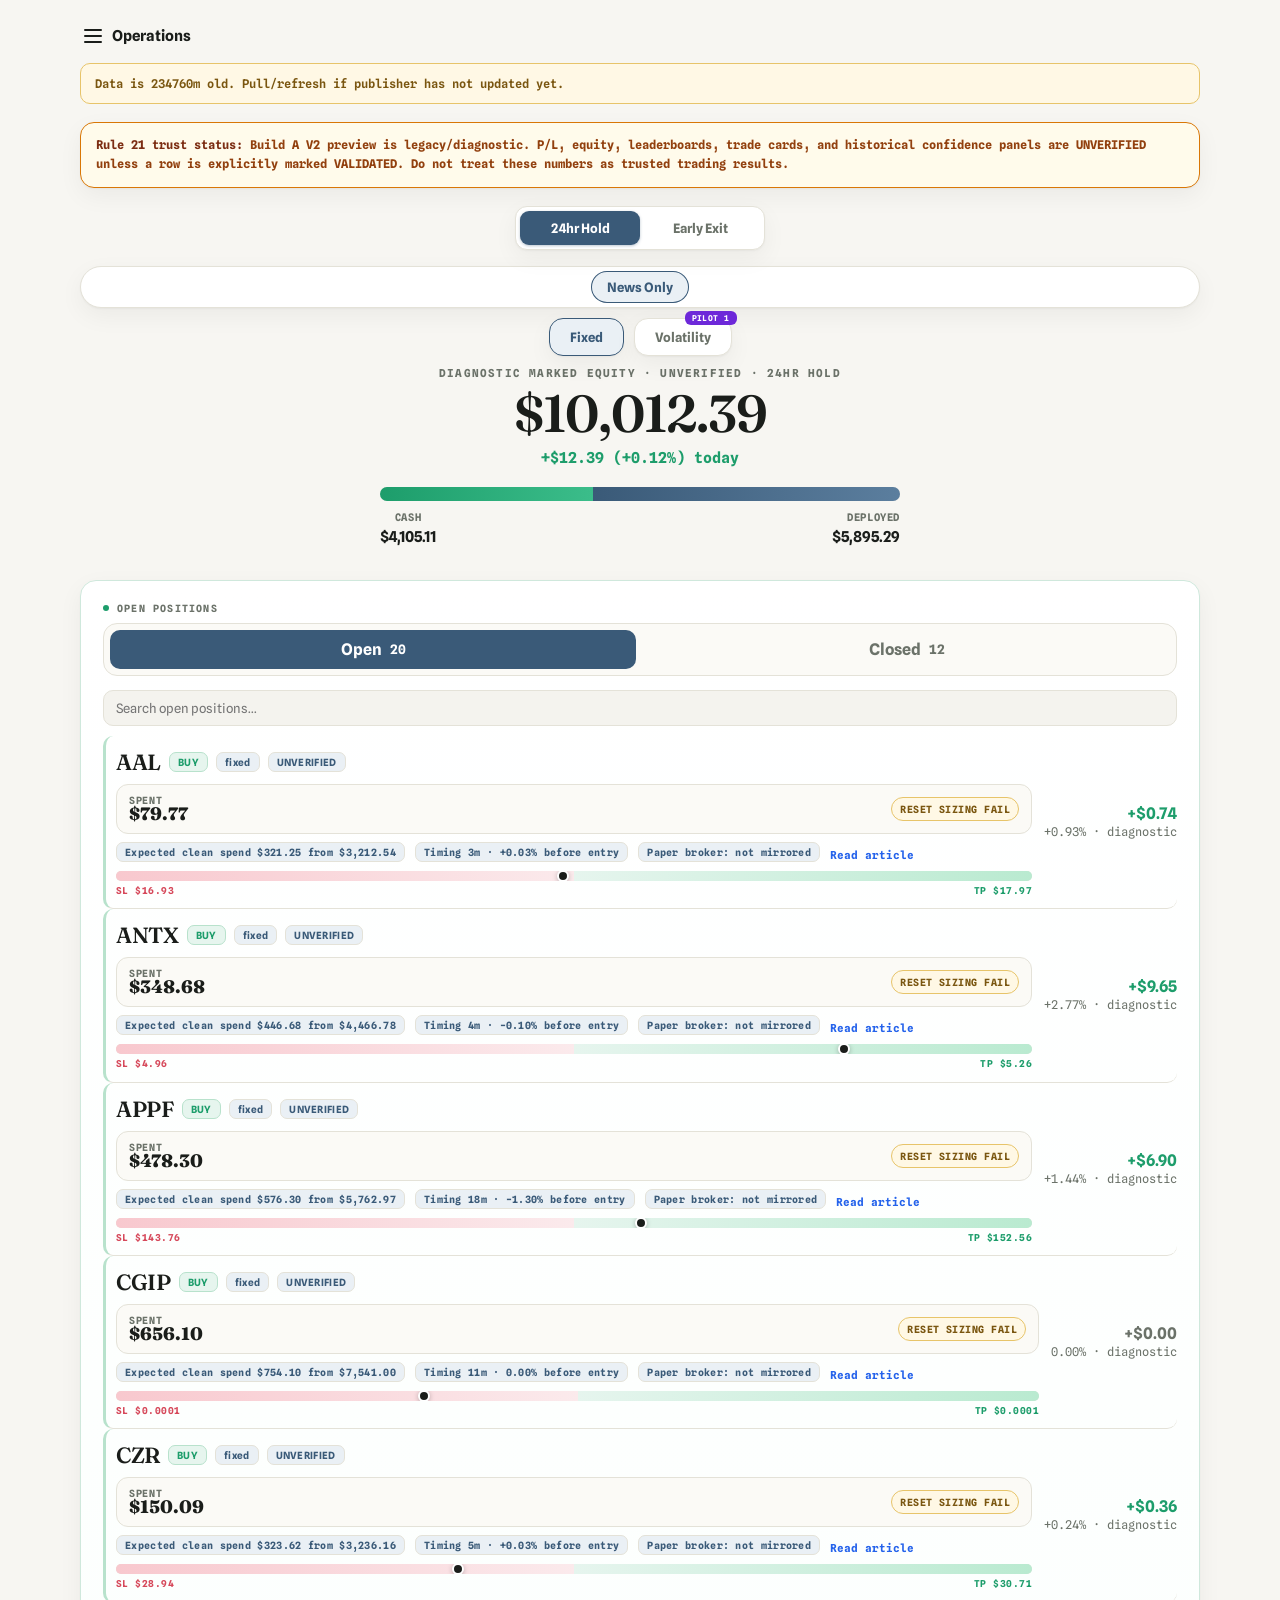
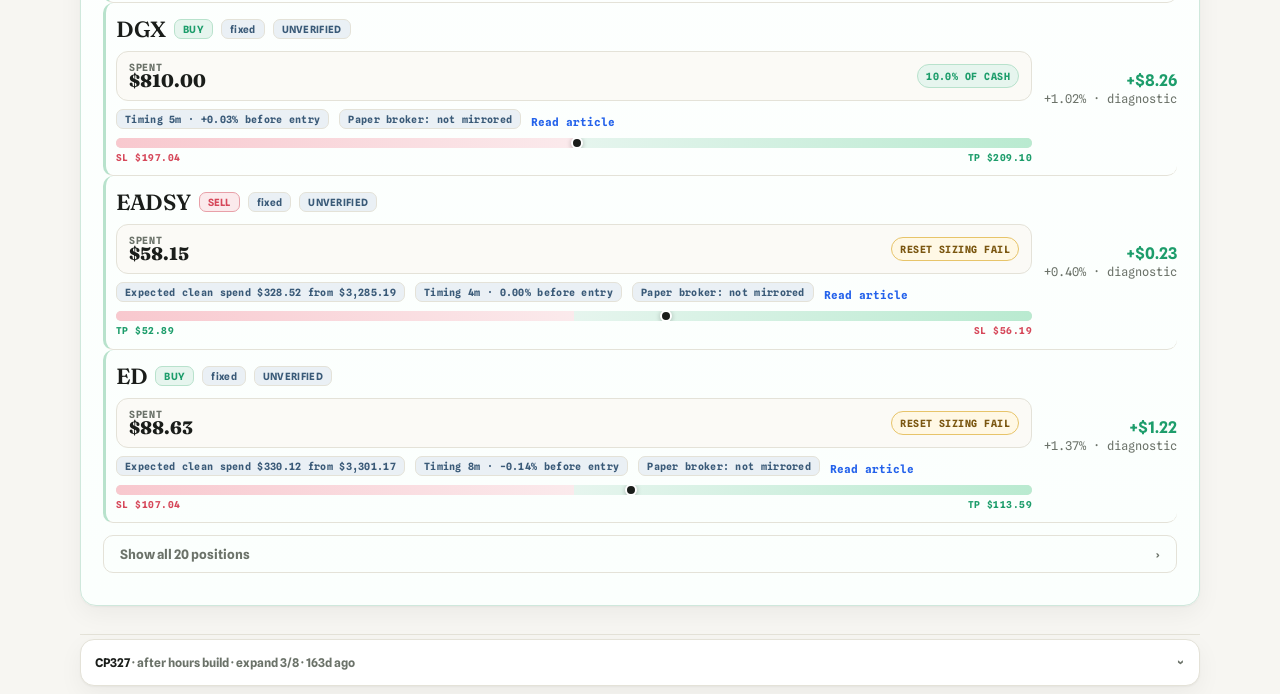
<file: v2-preview/index.html>
<!DOCTYPE html>
<html lang="en">
<head>
<meta charset="UTF-8">
<meta name="viewport" content="width=device-width, initial-scale=1.0">
<title>Trading Analyst — V2 Operations</title>
<link rel="icon" href="data:,">
<style>
  @import url('https://fonts.googleapis.com/css2?family=Fraunces:opsz,wght@9..144,400;9..144,600;9..144,700&family=Spline+Sans+Mono:wght@400;500;600&family=Spline+Sans:wght@400;500;600;700&display=swap');
  :root {
    --bg:#f4f3ee; --panel:#ffffff; --ink:#1a1d1a; --ink-soft:#6b7269;
    --line:#e4e2d8; --green:#1d9d6b; --green-bg:#e6f5ee; --red:#d6485a;
    --red-bg:#fbeaec; --accent:#3a5a78; --accent-bg:#eaf0f5; --gold:#c08a2d;
    --purple:#6d28d9; --purple-bg:#f3eefe;
    --shadow:0 1px 2px rgba(26,29,26,.04),0 8px 24px rgba(26,29,26,.05);
  }
  *{box-sizing:border-box}
  html{scroll-behavior:smooth}
  body{
    margin:0; min-height:100vh; background:var(--bg); color:var(--ink);
    font-family:'Spline Sans',system-ui,-apple-system,BlinkMacSystemFont,"Segoe UI",sans-serif;
    padding:20px 18px 24px;
  }
  body.ops-chrome-minimal{background:#f7f6f2;background-image:none;padding:16px 16px 8px}
  button,input{font:inherit}
  a{color:#2563eb;text-decoration:none}
  a:hover{text-decoration:underline}
  .wrap{width:100%;max-width:1120px;margin:0 auto;min-width:0}
  .site-nav{position:relative;display:block;margin:0 0 10px;padding:0;background:transparent;border:none;box-shadow:none;z-index:25}
  .nav-current{display:inline-flex;align-items:center;gap:10px;border:0;background:transparent;color:var(--ink);font-size:15px;font-weight:800;border-radius:10px;padding:8px 4px;cursor:pointer;width:auto;justify-content:flex-start}
  .nav-current-main{display:inline-flex;align-items:center;gap:10px}
  .hamburger{display:inline-grid;gap:4px;width:18px;flex:0 0 auto}
  .hamburger i{display:block;height:2px;border-radius:999px;background:currentColor}
  .nav-menu-word{font:800 10px/1 'Spline Sans Mono',monospace;text-transform:uppercase;letter-spacing:.8px;opacity:.55;color:var(--ink-soft)}
  .nav-list{display:none;position:absolute;top:calc(100% + 6px);left:0;min-width:min(100%,320px);flex-direction:column;gap:4px;background:var(--panel);border:1px solid var(--line);border-radius:14px;padding:6px;box-shadow:var(--shadow);z-index:30}
  .site-nav.open .nav-list{display:flex}
  .nav-link{border:0;background:transparent;font-size:13px;font-weight:700;color:var(--ink-soft);border-radius:12px;padding:12px 14px;cursor:pointer;white-space:nowrap;width:100%;text-align:left}
  .nav-link:hover{color:var(--ink);background:rgba(0,0,0,.03)}
  .nav-link.on{background:var(--accent);color:#fff}
  .build-state-bar,.automation-loops{display:none}
  .ops-footer{display:none;margin-top:28px;padding-top:4px;border-top:1px solid var(--line)}
  body.ops-chrome-minimal .ops-footer{display:block}
  .ops-footer-panel{border:1px solid var(--line);border-radius:14px;background:var(--panel);box-shadow:var(--shadow);overflow:hidden}
  .ops-footer-panel>summary{cursor:pointer;list-style:none;padding:12px 14px;font:700 12px/1.35 'Spline Sans',sans-serif;color:var(--ink-soft);display:flex;align-items:center;justify-content:space-between;gap:10px}
  .ops-footer-panel>summary::-webkit-details-marker{display:none}
  .ops-footer-panel>summary:after{content:'›';font-size:16px;color:var(--ink-soft);transform:rotate(90deg);transition:transform .15s ease}
  .ops-footer-panel[open]>summary:after{transform:rotate(-90deg)}
  .ops-footer-panel>summary strong{color:var(--ink);font-weight:800}
  .ops-footer-body{padding:0 14px 14px;display:grid;gap:12px}
  .status-strip{margin:0;padding:0;border:none;box-shadow:none;background:transparent;display:flex;flex-wrap:wrap;align-items:center;gap:6px 8px;font:600 11px/1.35 'Spline Sans Mono',monospace;color:var(--ink-soft)}
  body:not(.ops-chrome-minimal) .status-strip{margin:0 0 14px;padding:8px 12px;border-radius:999px;background:var(--panel);border:1px solid var(--line);box-shadow:var(--shadow)}
  .status-pill{display:inline-flex;align-items:center;gap:5px;padding:4px 10px;border-radius:999px;background:#fbfaf6;border:1px solid rgba(35,31,26,.06);white-space:nowrap}
  .status-dot{width:6px;height:6px;border-radius:50%;background:var(--green);flex:0 0 auto}
  .status-dot.warn{background:var(--gold)}
  .status-dot.fail{background:var(--red)}
  .status-action{margin-left:auto;border:0;background:transparent;color:var(--accent);font:inherit;font-weight:700;cursor:pointer;padding:4px 8px;border-radius:8px}
  .status-action:hover{background:var(--accent-bg)}
  .status-details{width:100%;margin-top:4px}
  .status-details summary{cursor:pointer;font:700 10px/1 'Spline Sans Mono',monospace;text-transform:uppercase;letter-spacing:.55px;color:var(--ink-soft);list-style:none}
  .status-details summary::-webkit-details-marker{display:none}
  .status-details-body{margin-top:8px;display:grid;gap:8px}
  body.ops-chrome-minimal header{display:none}
  body.ops-chrome-minimal .status-strip-top{display:none}
  body.ops-chrome-minimal .status-details{display:none}
  body.ops-chrome-minimal .exit-switch-wrap{margin-top:0}
  body.ops-chrome-minimal .portfolio-toggle{margin:0 auto 10px;max-width:100%;padding:4px;border-radius:999px}
  body.ops-chrome-minimal .model-section{margin:8px 0 4px}
  body.ops-chrome-minimal .model-section-label{display:none}
  body.ops-chrome-minimal #active-label{display:none}
  body.ops-chrome-minimal .trade-list-panel .section-note{display:none}
  body.ops-chrome-minimal .trade-list-panel h2{font-size:10px;margin-bottom:10px}
  body.ops-chrome-minimal .equity-hero{padding:8px 0 16px;margin-bottom:4px}
  body.ops-chrome-minimal .expansion-checkpoint{margin:0;border:none;box-shadow:none;padding:0;background:transparent}
  body.ops-chrome-minimal .expansion-footnote{font-size:10px;line-height:1.4}
  .expansion-checkpoint{margin:0;padding:0;border:none;background:transparent;box-shadow:none}
  .expansion-checkpoint-head{display:flex;justify-content:space-between;align-items:center;gap:10px;margin-bottom:10px}
  .expansion-checkpoint-head h2{margin:0;font:700 11px/1 'Spline Sans Mono',monospace;text-transform:uppercase;letter-spacing:1.2px;color:var(--ink-soft)}
  .expansion-checkpoint-progress{font:700 15px/1.2 'Fraunces',serif;margin-bottom:10px}
  .expansion-checkpoint-bar{height:8px;border-radius:999px;background:var(--line);overflow:hidden;margin:0 0 12px}
  .expansion-checkpoint-bar span{display:block;height:100%;border-radius:999px;background:linear-gradient(90deg,var(--green),#3bbd8a)}
  .expansion-checkpoint-gates{display:grid;gap:6px}
  .expansion-gate{display:flex;justify-content:space-between;gap:10px;align-items:flex-start;padding:8px 10px;border-radius:10px;border:1px solid rgba(35,31,26,.06);background:#fbfaf6;font:600 12px/1.35 'Spline Sans',sans-serif}
  .expansion-gate.pass{border-color:rgba(29,157,107,.22);background:var(--green-bg)}
  .expansion-gate.watch{border-color:rgba(200,138,45,.28);background:#fff8e5}
  .expansion-gate.fail{border-color:rgba(214,72,90,.28);background:var(--red-bg)}
  .expansion-gate-label{font-weight:700;color:var(--ink)}
  .expansion-gate-detail{font:500 11px/1.35 'Spline Sans Mono',monospace;color:var(--ink-soft);text-align:right;max-width:62%;overflow-wrap:anywhere}
  .build-state-grid{display:grid;grid-template-columns:repeat(3,minmax(0,1fr));gap:8px}
  .build-chip{display:flex;flex-direction:column;gap:3px;min-width:0;padding:8px 9px;border-radius:10px;background:#fbfaf6;border:1px solid rgba(35,31,26,.06)}
  .build-chip.wide{grid-column:1/-1}
  .build-chip span{font:700 9px/1 'Spline Sans Mono',monospace;text-transform:uppercase;letter-spacing:.55px;color:var(--ink-soft)}
  .build-chip strong{font:700 12px/1.35 'Spline Sans',sans-serif;color:var(--ink);overflow-wrap:anywhere}
  .loop-card{padding:10px 12px;border-radius:12px;border:1px solid rgba(35,31,26,.06);background:#fbfaf6;min-width:0}
  .loop-card.ok{border-color:rgba(29,157,107,.25);background:var(--green-bg)}
  .loop-card.warn{border-color:rgba(200,138,45,.35);background:#fff8e5}
  .loop-card.fail{border-color:rgba(214,72,90,.35);background:var(--red-bg)}
  .loop-name{font:700 10px/1 'Spline Sans Mono',monospace;text-transform:uppercase;letter-spacing:.6px;color:var(--ink-soft)}
  .loop-status{font:700 13px/1.35;margin-top:5px;display:flex;align-items:center;gap:6px}
  .loop-dot{width:7px;height:7px;border-radius:50%;background:var(--green);flex:0 0 auto}
  .loop-card.warn .loop-dot{background:var(--gold)}
  .loop-card.fail .loop-dot{background:var(--red)}
  .loop-detail{font:500 11px/1.4 'Spline Sans Mono',monospace;color:var(--ink-soft);margin-top:4px;overflow-wrap:anywhere}
  header{display:flex;justify-content:space-between;align-items:flex-end;gap:16px;flex-wrap:wrap;margin-bottom:14px}
  .title-block h1{font-family:'Fraunces',serif;font-size:34px;font-weight:600;letter-spacing:-.5px;display:flex;gap:12px;align-items:center;margin:0}
  .dot{width:10px;height:10px;border-radius:50%;background:var(--green);box-shadow:0 0 0 4px var(--green-bg)}
  .sub-h{font:500 13px/1.5 'Spline Sans Mono',monospace;color:var(--ink-soft);margin-top:5px}
  .updated{text-align:right;font:12px/1.35 'Spline Sans Mono',monospace;color:var(--ink-soft)}
  .updated strong{display:block;color:var(--ink);font-size:13px}
  .updated.fresh strong{color:var(--green)}
  .updated.warn strong{color:var(--gold,#d97706)}
  .updated.stale strong{color:var(--red)}
  .header-attention{display:block;width:100%;border:1px solid rgba(59,95,126,.28);background:#f8fbff;color:var(--accent);border-radius:999px;padding:7px 10px;font:800 10px/1 'Spline Sans Mono',monospace;text-transform:uppercase;letter-spacing:.45px;cursor:pointer;margin-top:8px;text-align:center}
  .header-attention.pass{border-color:rgba(29,157,107,.28);background:var(--green-bg);color:var(--green)}
  .header-attention.watch{border-color:rgba(200,150,51,.45);background:var(--gold-bg);color:#7a5610}
  .header-attention.fail{border-color:rgba(198,79,96,.35);background:var(--red-bg);color:var(--red)}
  .refresh-btn{border:1px solid var(--line);background:var(--panel);color:var(--ink-soft);border-radius:10px;padding:8px 12px;font-weight:700;cursor:pointer;margin-top:6px}
  .refresh-btn:hover{border-color:var(--accent);color:var(--accent)}
  .snapshot-warning{display:none;margin:0 0 18px;padding:11px 14px;border:1px solid #e7c46a;border-radius:10px;background:#fff8e5;color:#7a5610;font:600 12px/1.45 'Spline Sans Mono',monospace}
  .rule21-trust-banner{margin:0 0 18px;padding:13px 15px;border:1px solid #d97706;border-radius:14px;background:#fffbeb;color:#92400e;font:700 12px/1.55 'Spline Sans Mono',monospace;box-shadow:var(--shadow)}
  .rule21-trust-banner strong{color:#7c2d12}
  .lab-warning,.vol-warning{margin:0 0 18px;padding:12px 14px;border-radius:12px;font:600 12px/1.45 'Spline Sans Mono',monospace}
  .lab-warning{border:1px solid #d97706;background:#fffbeb;color:#92400e}
  .vol-warning{border:1px solid #ddd6fe;background:var(--purple-bg);color:var(--purple)}
  .close-pending-warning{margin:0 0 14px;padding:12px 14px;border-radius:12px;border:1px solid #e7c46a;background:#fff8e5;color:#7a5610;font:600 12px/1.45 'Spline Sans',sans-serif}
  .view{display:none}
  .view.on{display:block}
  .equity-summary{display:grid;grid-template-columns:1.35fr 1fr;gap:16px;margin:0 0 18px}
  .eq-card,.panel,.kpi{background:var(--panel);border:1px solid var(--line);border-radius:16px;box-shadow:var(--shadow);min-width:0;max-width:100%;overflow-wrap:anywhere}
  .panel.clickable{cursor:pointer}
  .panel.clickable:hover{border-color:rgba(55,91,121,.45);box-shadow:0 12px 32px rgba(55,91,121,.12)}
  .eq-card{padding:22px 24px}
  .equity-hero{text-align:center;padding:28px 24px 22px;border:none;background:transparent;box-shadow:none}
  .equity-hero .eq-label{text-align:center}
  .equity-hero .eq-equity{font-size:clamp(36px,6vw,52px)}
  .equity-hero .eq-growth{text-align:center;font-size:15px}
  .equity-hero .split-bar{max-width:520px;margin:18px auto 10px}
  .equity-hero .split-legend{max-width:520px;margin:0 auto;font-size:11px}
  .eq-label,.label,.panel h2{font:700 11px/1 'Spline Sans Mono',monospace;text-transform:uppercase;letter-spacing:1.2px;color:var(--ink-soft)}
  .eq-equity{font-family:'Fraunces',serif;font-size:clamp(30px,5vw,44px);font-weight:600;letter-spacing:-1px;line-height:1.05;margin-top:7px}
  .eq-growth{font:700 14px/1.4 'Spline Sans Mono',monospace;margin-top:8px}
  .split-bar{display:flex;height:14px;border-radius:7px;overflow:hidden;margin:14px 0 12px;background:var(--line)}
  .split-bar .cash{background:linear-gradient(90deg,var(--green),#3bbd8a)}
  .split-bar .inv{background:linear-gradient(90deg,var(--accent),#5b7e9e)}
  .split-legend{display:flex;justify-content:space-between;gap:14px;font-size:12px}
  .split-legend .k{display:block;font:700 10.5px/1.2 'Spline Sans Mono',monospace;text-transform:uppercase;letter-spacing:.6px;color:var(--ink-soft);margin-bottom:4px}
  .split-legend .v{font-weight:700;font-size:15px}
  .kpis{display:grid;grid-template-columns:repeat(4,1fr);gap:14px;margin-bottom:18px}
  .kpi{padding:18px 20px;overflow:hidden}
  .kpi .value{font-family:'Fraunces',serif;font-size:clamp(23px,4vw,36px);font-weight:600;letter-spacing:-.8px;line-height:1.05;margin-top:8px;overflow-wrap:anywhere}
  .kpi .sub{font:12px/1.35 'Spline Sans Mono',monospace;color:var(--ink-soft);margin-top:8px}
  .grid{display:grid;grid-template-columns:1.2fr 1fr;gap:18px;margin-top:18px}
  .three-grid{display:grid;grid-template-columns:repeat(3,1fr);gap:14px;margin-bottom:18px}
  .panel{padding:22px}
  .panel h2{margin:0 0 16px;display:flex;align-items:center;gap:8px}
  .panel h2:before{content:'';width:6px;height:6px;border-radius:50%;background:var(--gold)}
  .panel.open-panel{border-color:#cfe8dc;background:linear-gradient(180deg,#fff,#fbfffd)}
  .panel.open-panel h2:before{background:var(--green)}
  .panel.closed-panel{border-color:#ead7d9;background:linear-gradient(180deg,#fff,#fffafa)}
  .panel.closed-panel h2:before{background:var(--red)}
  .section-note{font:12px/1.45 'Spline Sans Mono',monospace;color:var(--ink-soft);margin:-8px 0 14px}
  .exit-switch-wrap{display:flex;justify-content:center;margin:4px 0 16px}
  .exit-switch{position:relative;display:inline-flex;background:var(--panel);border:1px solid var(--line);border-radius:12px;padding:4px;box-shadow:var(--shadow)}
  .exit-switch .thumb{position:absolute;top:4px;left:4px;height:calc(100% - 8px);width:calc(50% - 4px);background:var(--accent);border-radius:9px;transition:transform .22s cubic-bezier(.4,0,.2,1);box-shadow:0 1px 3px rgba(58,90,120,.35)}
  .exit-switch.eod .thumb{transform:translateX(100%)}
  .exit-switch button{position:relative;z-index:1;border:none;background:transparent;font-weight:700;font-size:13px;color:var(--ink-soft);padding:9px 26px;cursor:pointer;border-radius:9px;white-space:nowrap;min-width:120px}
  .exit-switch button.on{color:#fff}
  .portfolio-toggle{display:flex;flex-wrap:wrap;justify-content:center;gap:6px;background:var(--panel);border:1px solid var(--line);border-radius:18px;padding:6px;box-shadow:var(--shadow);margin:0 auto 18px;max-width:100%}
  .toggle-btn{font-size:13px;font-weight:700;color:var(--ink-soft);background:transparent;border:none;border-radius:999px;padding:8px 16px;cursor:pointer;white-space:nowrap}
  .toggle-btn.on{background:var(--accent-bg);color:var(--accent);box-shadow:inset 0 0 0 1px var(--accent)}
  .toggle-btn.disabled{opacity:.4;cursor:not-allowed}
  .model-section{text-align:center;margin:20px 0 18px}
  .model-section-label{font:700 10px/1 'Spline Sans Mono',monospace;text-transform:uppercase;letter-spacing:1.8px;color:var(--ink-soft);margin-bottom:10px}
  .model-cards{display:inline-flex;gap:10px}
  .model-card{display:flex;align-items:center;gap:9px;padding:10px 20px;border-radius:14px;border:1.5px solid var(--line);background:var(--panel);cursor:pointer;transition:all .18s ease;font-weight:700;font-size:13px;color:var(--ink-soft);box-shadow:var(--shadow);position:relative}
  .model-card.on.fixed{border-color:var(--accent);background:var(--accent-bg);color:var(--accent)}
  .model-card.on.volatility{border-color:var(--purple);background:var(--purple-bg);color:var(--purple)}
  .pilot-tag{position:absolute;top:-8px;right:-6px;font:700 8px/1 'Spline Sans Mono',monospace;background:var(--purple);color:#fff;padding:3px 7px;border-radius:6px;letter-spacing:.4px}
  #active-label{text-align:center;font:12px/1.5 'Spline Sans Mono',monospace;color:var(--ink-soft);margin:12px 0 22px}
  #active-label strong{font:700 14px/1.2 'Spline Sans',sans-serif;color:var(--ink)}
  .pos-text{color:var(--green)} .neg-text{color:var(--red)} .warn-text{color:#7a5610} .zero-text{color:var(--ink-soft)}
  .row{display:flex;align-items:center;justify-content:space-between;gap:14px;padding:11px 0;border-bottom:1px solid var(--line)}
  .row:last-child{border-bottom:none}
  .name{font-weight:700;font-size:14px;display:flex;align-items:center;gap:8px;flex-wrap:wrap}
  .tag,.badge{font:700 10px/1 'Spline Sans Mono',monospace;padding:4px 8px;border-radius:7px;letter-spacing:.3px;border:1px solid var(--line);background:var(--accent-bg);color:var(--accent)}
  .badge.long,.badge.good{background:var(--green-bg);color:var(--green);border-color:#b8e2cc}
  .badge.short,.badge.bad{background:var(--red-bg);color:var(--red);border-color:#e8a0a8}
  .badge.vol{background:var(--purple-bg);color:var(--purple);border-color:#ddd6fe}
  .badge.warn{background:#fff8e5;color:#7a5610;border-color:#e7c46a}
  .metrics{display:flex;gap:18px;align-items:center}
  .metric{text-align:right}
  .m-val{font:700 14px/1.2 'Spline Sans Mono',monospace}
  .m-lab{font-size:10px;color:var(--ink-soft);text-transform:uppercase;letter-spacing:.5px;margin-top:2px}
  .pos-row{display:grid;grid-template-columns:1fr auto;gap:12px;align-items:center;padding:12px 0;border-bottom:1px solid var(--line);cursor:pointer}
  .pos-row:hover{background:rgba(0,0,0,.025)}
  .pos-row:last-child{border-bottom:none}
  .pos-row.open{border-left:3px solid #b8e2cc;padding-left:10px;border-radius:10px}
  .pos-row.closed{align-items:start;border-left:3px solid #e8a0a8;padding-left:10px;border-radius:10px;background:rgba(251,234,236,.28);margin-bottom:4px}
  .pos-row.closed.take_profit{border-left-color:#b8e2cc;background:rgba(230,245,238,.35)}
  .pos-row.closed.time,.pos-row.closed.sell_eod{border-left-color:#bfd0dd;background:rgba(234,240,245,.42)}
  .asset-line{font-family:'Fraunces',serif;font-weight:600;font-size:22px;display:flex;align-items:center;gap:8px;flex-wrap:wrap;letter-spacing:-.3px}
  .asset-line .badge,.asset-line .tag{font-family:'Spline Sans',sans-serif;font-size:10px;font-weight:700}
  .pos-meta{font:12px/1.5 'Spline Sans Mono',monospace;color:var(--ink-soft);margin-top:4px}
  .reason-line{display:flex;gap:8px;align-items:center;flex-wrap:wrap;margin-top:7px}
  .reason-pill{font:800 10px/1 'Spline Sans Mono',monospace;text-transform:uppercase;letter-spacing:.45px;padding:6px 9px;border-radius:999px;border:1px solid var(--line);background:#f7f6f0;color:var(--ink-soft)}
  .reason-pill.stop_loss{background:var(--red-bg);color:var(--red);border-color:#e8a0a8}
  .reason-pill.take_profit{background:var(--green-bg);color:var(--green);border-color:#b8e2cc}
  .reason-pill.sell_eod,.reason-pill.eod{background:var(--accent-bg);color:var(--accent);border-color:#bfd0dd}
  .article-chip{display:inline-flex;margin-top:7px;font:700 11px/1 'Spline Sans Mono',monospace;color:#2563eb}
  .spend-line{display:grid;grid-template-columns:1fr auto;gap:10px;align-items:center;margin-top:8px;padding:10px 12px;border-radius:12px;background:#fbfaf6;border:1px solid var(--line)}
  .spend-label{font:800 10px/1 'Spline Sans Mono',monospace;text-transform:uppercase;letter-spacing:.7px;color:var(--ink-soft)}
  .spend-value{font:800 18px/1 'Fraunces',serif;color:var(--ink)}
  .rule-chip{font:800 10px/1 'Spline Sans Mono',monospace;text-transform:uppercase;letter-spacing:.45px;padding:6px 8px;border-radius:999px;border:1px solid #b8e2cc;background:var(--green-bg);color:var(--green);white-space:nowrap}
  .rule-chip.warn{border-color:#e7c46a;background:#fff8e5;color:#7a5610}
  .compact-meta{display:flex;align-items:center;gap:10px;flex-wrap:wrap;margin-top:8px}
  .ops-trade-tabs{display:grid;grid-template-columns:1fr 1fr;gap:8px;margin:0 0 14px;padding:6px;border:1px solid var(--line);border-radius:14px;background:#fbfaf6}
  .ops-trade-tab{border:0;background:transparent;border-radius:10px;padding:10px 12px;font-weight:800;color:var(--ink-soft);cursor:pointer;display:flex;justify-content:center;gap:8px;align-items:center}
  .ops-trade-tab.on{background:var(--accent);color:#fff}
  .ops-trade-tab strong{font:800 13px/1 'Spline Sans Mono',monospace}
  .trade-list-panel{margin-top:18px}
  .lab-closed-detail .lab-prices{display:flex;gap:16px;font:12px/1.4 'Spline Sans Mono',monospace;color:var(--ink-soft);margin-bottom:4px}
  .lab-closed-detail .lab-prices span{white-space:nowrap}
  .account-matrix{display:grid;grid-template-columns:repeat(2,minmax(0,1fr));gap:10px}
  .account-row{border:1px solid var(--line);border-radius:12px;background:#fbfaf6;padding:12px;min-width:0;overflow-wrap:anywhere}
  .account-row.active{border-color:#b8e2cc;background:var(--green-bg)}
  .account-row.inactive{opacity:.92}
  .account-row .rule-chip{white-space:normal;line-height:1.25;overflow-wrap:anywhere;text-align:left}
  .lab-focus-controls{display:flex;gap:8px;flex-wrap:wrap;margin:0 0 18px;padding:6px;background:var(--panel);border:1px solid var(--line);border-radius:14px;box-shadow:var(--shadow)}
  .lab-focus-btn{border:0;background:transparent;border-radius:10px;padding:9px 14px;font-size:12px;font-weight:800;color:var(--ink-soft);cursor:pointer}
  .lab-focus-btn.on{background:var(--purple-bg);color:var(--purple);box-shadow:inset 0 0 0 1px var(--purple)}
  #view-crypto[data-lab-focus="accounts"] .lab-section:not(.lab-section-accounts){display:none}
  #view-crypto[data-lab-focus="trades"] .lab-section:not(.lab-section-trades){display:none}
  #view-crypto[data-lab-focus="evidence"] .lab-section:not(.lab-section-evidence){display:none}
  .mini-metrics{display:grid;grid-template-columns:repeat(4,minmax(0,1fr));gap:8px;margin-top:10px}
  .mini-metrics span{font:700 9.5px/1.25 'Spline Sans Mono',monospace;text-transform:uppercase;color:var(--ink-soft);letter-spacing:.35px;min-width:0}
  .mini-metrics strong{font:800 13px/1.2 'Spline Sans',sans-serif;color:var(--ink);letter-spacing:0;text-transform:none;overflow-wrap:anywhere}
  .pos-pnl{text-align:right;font-weight:800}
  .mini-track{height:10px;background:var(--line);border-radius:999px;overflow:hidden;margin-top:9px;display:grid;grid-template-columns:1fr 1fr;position:relative}
  .mini-track .loss-zone{background:linear-gradient(90deg,#f8c8ce,var(--red-bg))}
  .mini-track .target-zone{background:linear-gradient(90deg,var(--green-bg),#b9ead0)}
  .mini-track .price-dot{position:absolute;top:50%;width:12px;height:12px;border-radius:50%;background:var(--ink);border:2px solid #fff;box-shadow:0 1px 5px rgba(0,0,0,.25);transform:translate(-50%,-50%)}
  .mini-track-labels{display:flex;justify-content:space-between;gap:8px;margin-top:4px;font:700 9.5px/1.2 'Spline Sans Mono',monospace;color:var(--ink-soft);text-transform:uppercase;letter-spacing:.45px}
  .mini-track-labels .loss{color:var(--red)}
  .mini-track-labels .target{color:var(--green)}
  .guardrail-track{height:12px;background:var(--line);border-radius:999px;overflow:hidden;margin:9px 0 4px}
  .guardrail-track span{display:block;height:100%;border-radius:999px;min-width:0}
  .guardrail-track.target span{background:linear-gradient(90deg,#6ee7b7,var(--green))}
  .guardrail-track.loss span{background:linear-gradient(90deg,#fca5a5,var(--red))}
  .guardrail-caption{display:flex;justify-content:space-between;gap:12px;font:700 10.5px/1.35 'Spline Sans Mono',monospace;color:var(--ink-soft);text-transform:uppercase;letter-spacing:.5px;margin-bottom:10px}
  .account-guard{border:1px solid var(--line);border-radius:14px;background:#fbfaf6;padding:14px;margin:12px 0}
  .account-guard-head{display:flex;align-items:flex-start;justify-content:space-between;gap:12px;margin-bottom:12px}
  .account-guard-title{font-weight:800}
  .account-guard-status{font:800 10px/1 'Spline Sans Mono',monospace;text-transform:uppercase;letter-spacing:.5px;border:1px solid #b8e2cc;background:var(--green-bg);color:var(--green);border-radius:999px;padding:6px 8px}
  .account-guard-status.bad{border-color:#e8a0a8;background:var(--red-bg);color:var(--red)}
  .guard-grid{display:grid;grid-template-columns:repeat(2,minmax(0,1fr));gap:8px;margin-top:12px}
  .guard-mini{border:1px solid rgba(35,31,26,.08);border-radius:10px;background:rgba(255,255,255,.62);padding:9px}
  .guard-mini strong{display:block;font:800 17px/1.1 'Fraunces',serif}
  .guard-mini span{font:700 9.5px/1.3 'Spline Sans Mono',monospace;text-transform:uppercase;color:var(--ink-soft);letter-spacing:.45px}
  .guard-formula{font:700 10px/1.45 'Spline Sans Mono',monospace;color:var(--ink-soft);margin-top:9px;padding:8px 10px;border:1px dashed var(--line);border-radius:10px;background:rgba(255,255,255,.48)}
  .notify-contract{display:grid;grid-template-columns:repeat(3,minmax(0,1fr));gap:8px;margin:12px 0}
  .notify-step{border:1px solid var(--line);border-radius:12px;background:#fbfaf6;padding:10px 11px;min-width:0}
  .notify-step strong{display:block;font:800 11px/1.15 'Spline Sans Mono',monospace;text-transform:uppercase;letter-spacing:.6px;margin-bottom:5px;color:var(--ink)}
  .notify-step span{display:block;font:600 12px/1.35 'Spline Sans',sans-serif;color:var(--ink-soft)}
  .notify-step.active{border-color:#b8e2cc;background:var(--green-bg)}
  .notify-step.urgent{border-color:#e7c46a;background:#fff8e5}
  .notify-step.fallback{border-style:dashed}
  .rb-grid{display:grid;grid-template-columns:repeat(4,1fr);gap:8px}
  .rb-card{border:1px solid var(--line);border-radius:10px;padding:10px 12px;background:#fbfaf6}
  .rb-head{display:flex;align-items:center;justify-content:space-between;gap:6px;margin-bottom:6px}
  .rb-label{font:700 11px/1 'Spline Sans Mono',monospace;text-transform:uppercase;letter-spacing:.5px;color:var(--ink)}
  .rb-text{font:600 13px/1.3 'Spline Sans',sans-serif;color:var(--ink)}
  .rb-detail{font:500 10px/1.3 'Spline Sans Mono',monospace;color:var(--ink-soft);margin-top:3px}
  .target-health{border:1px solid var(--line);border-radius:14px;padding:14px;margin:0 0 18px;background:#fbfaf6}
  .target-health.warn{background:#fff8e5;border-color:#e7c46a}
  .target-health.bad{background:var(--red-bg);border-color:#e8a0a8}
  .target-health.good{background:var(--green-bg);border-color:#b8e2cc}
  .target-health-top{display:flex;align-items:flex-start;justify-content:space-between;gap:12px}
  .target-health-title{font-weight:800}
  .target-health-rate{font:800 22px/1 'Fraunces',serif}
  .target-health-sample{display:grid;grid-template-columns:repeat(2,minmax(0,1fr));gap:7px;margin-top:12px}
  .target-health-sample span{border:1px solid rgba(35,31,26,.08);background:rgba(255,255,255,.58);border-radius:10px;padding:8px 9px;font:700 11px/1.25 'Spline Sans Mono',monospace;text-transform:uppercase;color:var(--ink-soft)}
  .target-health-sample strong{display:block;color:var(--ink);font:800 17px/1.1 'Fraunces',serif;text-transform:none;margin-bottom:2px}
  .target-health-bars{display:grid;grid-template-columns:repeat(3,1fr);gap:6px;margin-top:12px}
  .target-health-bars span{height:8px;border-radius:999px;background:var(--line);display:block}
  .target-health-bars .tp{background:var(--green)}
  .target-health-bars .sl{background:var(--red)}
  .target-health-bars .time{background:var(--accent)}
  .ops-glance{display:grid;grid-template-columns:1fr;gap:14px;margin:0 0 18px}
  .ops-glance-card{border:1px solid var(--line);border-radius:14px;background:var(--panel);box-shadow:var(--shadow);padding:14px}
  .ops-glance-title{font:800 10px/1 'Spline Sans Mono',monospace;text-transform:uppercase;letter-spacing:.75px;color:var(--ink-soft);margin-bottom:10px}
  .ops-glance-grid{display:grid;grid-template-columns:repeat(3,minmax(0,1fr));gap:8px}
  .ops-glance-stat{border:1px solid rgba(35,31,26,.08);border-radius:10px;background:#fbfaf6;padding:9px}
  .ops-glance-stat strong{display:block;font:800 20px/1.05 'Fraunces',serif}
  .ops-glance-stat span{display:block;font:700 9.5px/1.25 'Spline Sans Mono',monospace;text-transform:uppercase;color:var(--ink-soft);letter-spacing:.45px;margin-top:4px}
  .ops-mini-bars{margin-top:12px}
  .ops-mini-row{display:flex;justify-content:space-between;align-items:center;gap:10px;font:700 10.5px/1.35 'Spline Sans Mono',monospace;color:var(--ink-soft);text-transform:uppercase;letter-spacing:.45px;margin-top:8px}
  .ops-capital-line{display:flex;gap:10px;flex-wrap:wrap;margin-top:12px;padding-top:10px;border-top:1px solid rgba(35,31,26,.08);font:700 10.5px/1.35 'Spline Sans Mono',monospace;color:var(--ink-soft);text-transform:uppercase;letter-spacing:.45px}
  .ops-capital-line span{white-space:nowrap}
  .ops-capital-line strong{color:var(--ink);font-weight:900}
  .ops-progress-track{height:8px;background:var(--line);border-radius:999px;overflow:hidden;margin-top:5px;display:flex}
  .ops-progress-track .open{background:var(--green);height:100%}
  .ops-progress-track .closed{background:var(--accent);height:100%}
  .ops-details{margin-top:18px;border:1px solid var(--line);border-radius:14px;background:#fbfaf6;overflow:hidden}
  .ops-details summary{cursor:pointer;padding:14px 16px;font:800 11px/1 'Spline Sans Mono',monospace;text-transform:uppercase;letter-spacing:.7px;color:var(--ink-soft);list-style:none}
  .ops-details summary::-webkit-details-marker{display:none}
  .ops-details-body{padding:0 16px 16px}
  .closed-toggle{background:none;border:1px solid var(--line);border-radius:10px;padding:10px 16px;width:100%;text-align:left;cursor:pointer;font-weight:700;font-size:13px;color:var(--ink-soft);margin:12px 0 10px;display:flex;justify-content:space-between;align-items:center}
  .trade-search{width:100%;padding:9px 12px;border:1px solid var(--line);border-radius:10px;font-size:13px;margin-bottom:10px;outline:none;background:var(--bg)}
  .empty{padding:18px;border:1px dashed var(--line);border-radius:12px;color:var(--ink-soft);font:13px/1.5 'Spline Sans Mono',monospace;background:rgba(255,255,255,.45)}
  .cand-card{padding:14px 16px;border:1px solid var(--line);border-radius:14px;background:var(--panel);box-shadow:var(--shadow);margin-bottom:10px}
  .cand-head{display:flex;justify-content:space-between;align-items:center;gap:8px;flex-wrap:wrap}
  .cand-asset{font:700 16px/1.2 'Spline Sans',sans-serif}
  .cand-status{font:800 10px/1 'Spline Sans Mono',monospace;padding:5px 9px;border-radius:999px;letter-spacing:.4px;text-transform:uppercase}
  .cand-status.candidate{background:#fff8e5;color:#7a5610;border:1px solid #e7c46a}
  .cand-status.opened{background:var(--green-bg);color:var(--green);border:1px solid #b8e2cc}
  .cand-status.ok{background:var(--green-bg);color:var(--green);border:1px solid #b8e2cc}
  .cand-status.warn{background:#fff8e5;color:#7a5610;border:1px solid #e7c46a}
  .cand-status.rejected{background:var(--red-bg);color:var(--red);border:1px solid #e8a0a8}
  .cand-status.pending_trade{background:var(--accent-bg);color:var(--accent);border:1px solid #bfd0dd}
  .cand-status.closed{background:#f7f6f0;color:var(--ink-soft);border:1px solid var(--line)}
  .cand-headline{font:13px/1.45 'Spline Sans',sans-serif;color:var(--ink-soft);margin:8px 0 6px;display:-webkit-box;-webkit-line-clamp:2;-webkit-box-orient:vertical;overflow:hidden}
  .cand-meta{display:flex;flex-wrap:wrap;gap:6px 14px;font:500 11px/1.4 'Spline Sans Mono',monospace;color:var(--ink-soft)}
  .cand-meta strong{color:var(--ink);font-weight:700}
  .cand-link{display:inline-block;margin-top:8px;font:700 11px/1 'Spline Sans Mono',monospace;color:#2563eb}
  .conf-row{padding:14px 16px;border:1px solid var(--line);border-radius:14px;background:var(--panel);margin-bottom:10px}
  .conf-row.conf-small{opacity:.65;border-style:dashed}
  .conf-head{display:flex;align-items:center;gap:8px;margin-bottom:10px;flex-wrap:wrap}
  .conf-bucket{font:700 15px/1 'Spline Sans',sans-serif}
  .conf-warn{font:600 10px/1 'Spline Sans Mono',monospace;color:var(--gold);text-transform:uppercase;letter-spacing:.5px}
  .lat-card{padding:12px 14px;border:1px solid var(--line);border-radius:12px;background:var(--panel);margin-bottom:8px}
  .lat-head{font:700 14px/1.2 'Spline Sans',sans-serif;display:flex;align-items:center;gap:8px;flex-wrap:wrap}
  .lat-metrics{display:grid;grid-template-columns:repeat(auto-fit,minmax(130px,1fr));gap:6px;margin-top:8px}
  .lat-metric{font:500 11px/1.4 'Spline Sans Mono',monospace;color:var(--ink-soft)}
  .lat-metric strong{display:block;font:700 14px/1.2 'Spline Sans',sans-serif;color:var(--ink)}
  .lat-ref{font:500 10px/1.3 'Spline Sans Mono',monospace;color:var(--ink-soft);margin-top:4px;font-style:italic}
  .lat-row,.signal-row,.x-row{padding:12px 0;border-bottom:1px solid var(--line)}
  .lat-row:last-child,.signal-row:last-child,.x-row:last-child{border-bottom:none}
  .headline{font-weight:700;line-height:1.35}
  .small{font:12px/1.45 'Spline Sans Mono',monospace;color:var(--ink-soft)}
  .tm-overlay{position:fixed;inset:0;background:rgba(20,22,28,.55);display:none;align-items:flex-start;justify-content:center;z-index:9999;overflow-y:auto;padding:40px 16px}
  .tm-overlay.open{display:flex}
  .tm-modal{background:var(--panel);border-radius:16px;max-width:720px;width:100%;box-shadow:0 24px 60px rgba(0,0,0,.28);overflow:hidden}
  .tm-head{padding:20px 24px;border-bottom:1px solid var(--line);display:flex;align-items:center;justify-content:space-between;gap:12px}
  .tm-head h3{margin:0;font-size:24px;letter-spacing:-.01em}
  .tm-sub{font:12px/1.4 'Spline Sans Mono',monospace;color:var(--ink-soft);margin-top:2px;text-transform:uppercase;letter-spacing:.06em}
  .tm-close{background:none;border:none;font-size:26px;line-height:1;cursor:pointer;color:var(--ink-soft);padding:4px 8px;border-radius:8px}
  .tm-close:hover{background:rgba(0,0,0,.06)}
  .tm-body{padding:20px 24px}
  .tm-cols{display:grid;grid-template-columns:1fr 1fr;gap:20px}
  .tm-section{margin-bottom:18px}
  .tm-section h4{margin:0 0 10px;font:700 11px/1 'Spline Sans Mono',monospace;text-transform:uppercase;letter-spacing:.08em;color:var(--ink-soft)}
  .tm-kv{display:flex;justify-content:space-between;gap:12px;padding:6px 0;font-size:13px;border-bottom:1px dashed var(--line)}
  .tm-kv .k{color:var(--ink-soft)}
  .tm-kv .v{font-weight:700;text-align:right}
  .tm-focus{display:grid;grid-template-columns:repeat(3,1fr);gap:12px;margin:0 0 16px}
  .focus-card{border:1px solid var(--line);border-radius:14px;padding:12px;background:#fbfaf6}
  .focus-card.good{background:var(--green-bg);border-color:#b8e2cc}
  .focus-card.bad{background:var(--red-bg);border-color:#e8a0a8}
  .news-impact{border:1px solid var(--line);border-radius:16px;background:#fbfaf6;padding:14px;margin-bottom:14px}
  .news-impact-head{display:flex;align-items:flex-start;justify-content:space-between;gap:12px;margin-bottom:10px}
  .news-impact-title{font-weight:800}
  .impact-pill{font:800 10px/1 'Spline Sans Mono',monospace;text-transform:uppercase;letter-spacing:.45px;padding:6px 8px;border-radius:999px;border:1px solid var(--line);background:var(--accent-bg);color:var(--accent);white-space:nowrap}
  .impact-pill.heavy{background:var(--green-bg);border-color:#b8e2cc;color:var(--green)}
  .impact-pill.light{background:#fff8e5;border-color:#e7c46a;color:#7a5610}
  .impact-grid{display:grid;grid-template-columns:repeat(2,minmax(0,1fr));gap:8px}
  .impact-metric{border:1px solid rgba(35,31,26,.08);border-radius:10px;background:rgba(255,255,255,.65);padding:9px}
  .impact-metric span{display:block;font:800 9.5px/1.25 'Spline Sans Mono',monospace;text-transform:uppercase;color:var(--ink-soft);letter-spacing:.45px;margin-bottom:4px}
  .impact-metric strong{display:block;font:800 17px/1.1 'Fraunces',serif}
  .impact-wide{grid-column:1/-1}
  .focus-label{font:800 10px/1 'Spline Sans Mono',monospace;text-transform:uppercase;letter-spacing:.7px;color:var(--ink-soft)}
  .focus-value{font-family:'Fraunces',serif;font-weight:700;font-size:22px;margin-top:5px}
  .path-bar{height:16px;border-radius:999px;overflow:hidden;display:grid;grid-template-columns:1fr 1fr;position:relative;margin:10px 0 8px;border:1px solid var(--line)}
  .path-bar .loss-zone{background:linear-gradient(90deg,#f8c8ce,var(--red-bg))}
  .path-bar .target-zone{background:linear-gradient(90deg,var(--green-bg),#b9ead0)}
  .path-bar .price-dot{position:absolute;top:50%;width:14px;height:14px;border-radius:50%;background:var(--ink);border:2px solid #fff;box-shadow:0 1px 5px rgba(0,0,0,.25);transform:translate(-50%,-50%)}
  .path-labels{display:flex;justify-content:space-between;gap:8px;font:700 10px/1.3 'Spline Sans Mono',monospace;color:var(--ink-soft)}
  .tm-pnl-banner{margin:0 0 16px;padding:14px 16px;border-radius:12px;text-align:center;font-size:24px;font-weight:800}
  .tm-pnl-banner.pos-text{background:var(--green-bg)}
  .tm-pnl-banner.neg-text{background:var(--red-bg)}
  .tm-pnl-banner.zero-text{background:#f3f3f3}
  .tm-foot{padding:14px 24px;border-top:1px solid var(--line);display:flex;gap:10px;flex-wrap:wrap}
  .tm-btn{font-size:13px;padding:8px 14px;border-radius:9px;border:1px solid var(--line);background:var(--panel);cursor:pointer}
  .tm-nav{display:flex;gap:8px;align-items:center;flex-wrap:wrap;justify-content:flex-end}
  .tm-nav .tm-btn{font-weight:800}
  .tm-index{font:700 11px/1.3 'Spline Sans Mono',monospace;color:var(--ink-soft);text-transform:uppercase;letter-spacing:.45px}
  @media(max-width:760px){
    body{padding:20px 14px 76px}
    .wrap,.view,.panel,.kpi,.eq-card{max-width:100%;min-width:0}
    table{max-width:100%}
    .site-nav{top:0;margin-bottom:12px}
    .nav-list{left:0;right:0;min-width:0}
    header{align-items:flex-start}
    .title-block h1{font-size:28px}
    .updated{text-align:left}
    .equity-summary,.grid,.three-grid{grid-template-columns:1fr}
    .automation-loops-grid{grid-template-columns:1fr}
    .kpis{grid-template-columns:repeat(2,1fr)}
    .portfolio-toggle{border-radius:14px}
    .toggle-btn{flex:1 1 30%;text-align:center;font-size:12px;padding:9px 8px}
    .exit-switch button{padding:9px 16px;min-width:104px}
    .model-cards{max-width:100%;flex-wrap:wrap;justify-content:center;gap:8px}
    .model-card{padding:9px 12px;font-size:12px;min-width:0;max-width:100%}
    .metrics{gap:10px;flex-wrap:wrap;justify-content:flex-end}
    .pos-row{grid-template-columns:1fr}
    .account-matrix{grid-template-columns:1fr}
    .mini-metrics{grid-template-columns:repeat(2,minmax(0,1fr))}
    .pos-pnl{text-align:left}
    .tm-overlay{padding:0}
    .tm-modal{border-radius:0;max-width:100%;min-height:100vh;min-height:100dvh}
    .tm-cols,.tm-focus{grid-template-columns:1fr}
    .tm-head,.tm-body,.tm-foot{padding-left:18px;padding-right:18px}
    .ops-details-body{padding:0 10px 12px;overflow:hidden}
    .ops-details .expansion-panel{padding:12px;margin-bottom:12px;min-width:0}
    .ops-details .next-action-card{padding:12px;min-width:0;overflow:hidden}
    .next-action-head{flex-wrap:wrap;align-items:flex-start}
    .next-action-main{font-size:15px;overflow-wrap:anywhere}
    .expansion-stat{min-width:0}
    .expansion-stat .exp-value{overflow-wrap:anywhere;font-size:14px}
  }
  .vol-reject-tag{display:inline-flex;align-items:center;gap:4px;font:600 9.5px/1 'Spline Sans Mono',monospace;padding:3px 7px;border-radius:6px;background:#fff8e5;color:#7a5610;border:1px solid #e7c46a;letter-spacing:.2px;white-space:nowrap}
  .atr-info-tag{display:inline-flex;align-items:center;gap:4px;font:600 9.5px/1 'Spline Sans Mono',monospace;padding:3px 7px;border-radius:6px;background:var(--purple-bg);color:var(--purple);border:1px solid #ddd6fe;letter-spacing:.2px;white-space:nowrap}
  .expansion-panel{background:var(--panel);border:1px solid var(--line);border-radius:16px;box-shadow:var(--shadow);padding:18px 22px;margin-bottom:18px}
  .expansion-panel h2{margin:0 0 14px;font:700 11px/1 'Spline Sans Mono',monospace;text-transform:uppercase;letter-spacing:1.2px;color:var(--ink-soft);display:flex;align-items:center;gap:8px}
  .expansion-panel h2:before{content:'';width:6px;height:6px;border-radius:50%;background:var(--gold)}
  .expansion-grid{display:grid;grid-template-columns:repeat(4,1fr);gap:12px}
  .expansion-stat{text-align:center}
  .expansion-stat .exp-label{font:700 9.5px/1 'Spline Sans Mono',monospace;text-transform:uppercase;letter-spacing:.6px;color:var(--ink-soft);margin-bottom:6px}
  .expansion-stat .exp-value{font:700 16px/1.2 'Spline Sans',sans-serif}
  .expansion-badge{display:inline-block;margin-top:12px;font:700 11px/1 'Spline Sans Mono',monospace;padding:8px 16px;border-radius:10px;letter-spacing:.5px;text-transform:uppercase}
  .expansion-badge.ready{background:linear-gradient(135deg,var(--green-bg),#fdf6e3);color:var(--green);border:1.5px solid var(--green);box-shadow:0 0 0 3px rgba(29,157,107,.08)}
  .expansion-badge.not-ready{background:var(--red-bg);color:var(--red);border:1.5px solid var(--red)}
  .next-action-card{margin:12px 0;padding:13px 14px;border:1px solid var(--line);border-radius:12px;background:linear-gradient(180deg,#fff,var(--bg));display:grid;gap:7px}
  .next-action-head{display:flex;align-items:center;justify-content:space-between;gap:12px;font:700 10px/1 'Spline Sans Mono',monospace;text-transform:uppercase;letter-spacing:.8px;color:var(--ink-soft)}
  .next-action-card .expansion-badge{margin-top:0;padding:6px 10px}
  .next-action-main{font:800 18px/1.15 'Spline Sans',sans-serif;text-transform:capitalize}
  .next-action-card code{display:block;max-width:100%;overflow-wrap:anywhere;padding:8px 9px;border-radius:8px;background:#f1f5f9;color:#243445;font:700 11px/1.35 'Spline Sans Mono',monospace;white-space:normal}
  .runbook-summary{display:grid;grid-template-columns:repeat(3,minmax(0,1fr));gap:8px;margin-top:2px}
  .runbook-summary .expansion-stat{min-height:0}
  .runbook-details{margin-top:8px;border:1px solid var(--line);border-radius:10px;background:rgba(255,255,255,.58);overflow:hidden}
  .runbook-details summary{cursor:pointer;list-style:none;padding:10px 11px;font:800 10px/1.15 'Spline Sans',sans-serif;text-transform:uppercase;letter-spacing:.08em;color:var(--muted)}
  .runbook-details summary::-webkit-details-marker{display:none}
  .runbook-details summary:after{content:'+';float:right;font:900 14px/1 'Spline Sans',sans-serif;color:var(--blue)}
  .runbook-details[open] summary:after{content:'-'}
  .runbook-details .checklist-mini{padding:0 8px 8px}
  .checklist-mini{display:grid;gap:6px;margin-top:2px}
  .checklist-row{display:grid;grid-template-columns:minmax(72px,.75fr) auto minmax(0,1.5fr);gap:8px;align-items:start;padding:8px 9px;border:1px solid var(--line);border-radius:9px;background:rgba(255,255,255,.62)}
  .checklist-name{font:800 10px/1.1 'Spline Sans Mono',monospace;text-transform:uppercase;color:var(--ink)}
  .checklist-status{font:800 10px/1 'Spline Sans Mono',monospace;text-transform:uppercase;letter-spacing:.4px;border-radius:999px;padding:5px 7px;border:1px solid var(--line);white-space:nowrap}
  .checklist-status.pass{color:var(--green);background:var(--green-bg);border-color:rgba(29,157,107,.35)}
  .checklist-status.watch{color:#7a5610;background:var(--gold-bg);border-color:rgba(200,150,51,.45)}
  .checklist-status.fail{color:var(--red);background:var(--red-bg);border-color:rgba(198,79,96,.35)}
  .checklist-detail{font:650 11px/1.35 'Spline Sans',sans-serif;color:var(--ink-soft);overflow-wrap:anywhere}
  .expansion-blockers{margin-top:14px;border-top:1px solid var(--line);padding-top:12px;display:grid;gap:7px}
  .expansion-blocker{display:flex;gap:8px;align-items:flex-start;font:600 12px/1.35 'Spline Sans',sans-serif;color:var(--ink)}
  .expansion-blocker:before{content:'!';flex:0 0 auto;width:17px;height:17px;border-radius:50%;display:inline-grid;place-items:center;background:var(--gold-bg);border:1px solid var(--gold);color:#7a5610;font:700 10px/1 'Spline Sans Mono',monospace;margin-top:1px}
  .expansion-blocker.pass:before{content:'✓';background:var(--green-bg);border-color:var(--green);color:var(--green)}
  .expansion-footnote{margin-top:10px;font:600 11px/1.45 'Spline Sans Mono',monospace;color:var(--ink-soft)}
  @media(max-width:760px){
    .expansion-grid{grid-template-columns:repeat(2,1fr)}
    .rb-grid{grid-template-columns:repeat(2,1fr)}
    .notify-contract{grid-template-columns:1fr}
  }
  @media(max-width:390px){
    .kpi{padding:15px}
    .kpi .value{font-size:22px}
    .expansion-grid{grid-template-columns:1fr 1fr}
    .ops-details .expansion-grid,.next-action-card .expansion-grid{grid-template-columns:1fr}
    .rb-grid{grid-template-columns:repeat(2,1fr)}
    .rb-card{padding:8px 10px}
    .rb-label{font-size:10px}
  }
</style>
</head>
<body>
<div class="wrap">
  <nav class="site-nav" id="site-nav" aria-label="Dashboard views">
    <button class="nav-current" id="nav-current" type="button" aria-expanded="false" aria-controls="nav-list"><span class="nav-current-main"><span class="hamburger" aria-hidden="true"><i></i><i></i><i></i></span><span id="nav-current-label">Operations</span></span></button>
    <div class="nav-list" id="nav-list">
      <button class="nav-link" data-view="overview">Overview</button>
      <button class="nav-link" data-view="guardrails">Guardrails</button>
      <button class="nav-link" data-view="crypto">Crypto Lab</button>
      <button class="nav-link on" data-view="operations">Operations</button>
      <button class="nav-link" data-view="research">System Health</button>
    </div>
  </nav>

  <div class="status-strip status-strip-top" id="status-strip-top" aria-live="polite"></div>
  <div class="build-state-bar" id="build-state-bar" aria-hidden="true"></div>
  <div class="automation-loops" id="automation-loops" aria-hidden="true"></div>

  <header>
    <div class="title-block">
      <h1><span class="dot"></span>Trading Analyst</h1>
      <div class="sub-h" id="build-subtitle">Clean baseline · patch proof window</div>
    </div>
    <div class="updated">
      <span>Last updated</span>
      <strong id="upd-date">—</strong>
      <button class="refresh-btn" id="refresh-btn">Refresh</button>
      <button class="header-attention watch" id="header-attention" type="button">Attention: loading</button>
    </div>
  </header>

  <div class="snapshot-warning" id="snapshot-warning"></div>
  <div class="rule21-trust-banner" id="rule21-trust-banner">
    <strong>Rule 21 trust status:</strong> Build A V2 preview is legacy/diagnostic. P/L, equity, leaderboards,
    trade cards, and historical confidence panels are UNVERIFIED unless a row is explicitly marked VALIDATED.
    Do not treat these numbers as trusted trading results.
  </div>

  <section id="view-overview" class="view"></section>
  <section id="view-research" class="view"></section>
  <section id="view-guardrails" class="view"></section>
  <section id="view-crypto" class="view"></section>
  <section id="view-operations" class="view on">
    <div class="exit-switch-wrap">
      <div class="exit-switch" id="exit-switch">
        <span class="thumb"></span>
        <button data-rule="hold_24hr" class="on">24hr Hold</button>
        <button data-rule="sell_eod">Early Exit</button>
      </div>
    </div>
    <div class="portfolio-toggle" id="portfolio-toggle"></div>
    <div class="model-section">
      <div class="model-section-label">Target Model</div>
      <div class="model-cards" id="model-cards">
        <button class="model-card fixed on" data-model="fixed">Fixed</button>
        <button class="model-card volatility" data-model="volatility">Volatility <span class="pilot-tag">PILOT 1</span></button>
      </div>
    </div>
    <div id="active-label"></div>
    <div id="operations-content"><div class="empty">Loading V2 data...</div></div>
  </section>

  <footer class="ops-footer" id="ops-footer" aria-label="System status">
    <details class="ops-footer-panel" id="ops-status-details">
      <summary id="ops-footer-summary">System status</summary>
      <div class="ops-footer-body">
        <div class="status-strip" id="status-strip" aria-live="polite"></div>
        <div id="expansion-footer"></div>
      </div>
    </details>
  </footer>
</div>

<div class="tm-overlay" id="tm-overlay" onclick="if(event.target===this)closeTradeModal()">
  <div class="tm-modal" id="tm-modal" role="dialog" aria-modal="true" aria-label="Trade details"></div>
</div>

<script>
let DATA=null;
const CRYPTOLAB_RULES={"version":"cp42_20260620_v1","scope":"CryptoLab simulated strategy accounts only. No broker orders and no official stock table writes.","global_rules":{"broker_orders_allowed":false,"official_public_trades_writes_allowed":false,"official_v2_trade_intents_writes_allowed":false,"position_size":{"formula":"round(account.free_cash * 0.10, 2)","cash_basis":"current account free_cash","minimum_floor":false},"fixed_take_profit_stop_loss":{"BUY":{"take_profit_price":"entry_price * 1.02","stop_loss_price":"entry_price * 0.98"},"SELL":{"take_profit_price":"entry_price * 0.98","stop_loss_price":"entry_price * 1.02"}},"account_math":{"deployed_cost":"SUM(stake_amount) WHERE status = OPEN","unrealized_pnl":"SUM(unrealized_pnl) WHERE status = OPEN","realized_pnl":"SUM(realized_pnl) WHERE status = CLOSED","free_cash":"starting_balance - deployed_cost + realized_pnl","marked_equity":"free_cash + deployed_cost + unrealized_pnl"},"dedupe":{"rule":"one approved candidate creates at most one simulated trade per account","required_guard":"NOT EXISTS trade for candidate_id and account_key"},"required_trade_lifecycle":["candidate_approved","simulated_trade_opened","scheduled_mark","scheduled_close_or_manual_audit_close","account_reconciliation","dashboard_evidence"]},"allowed_sources":{"research":["X/Twitter sidecar raw events","v2_crypto_lab_signal_scores","v2_crypto_lab_trade_candidates"],"price":["Coinbase public spot price for entry, mark, and close"],"future_price_history":["explicitly audited crypto price history source before trend or mean-revert routing"]},"disallowed_sources":["single tweet as trend proof","browser-only calculations","hidden dashboard-only calculations","broker fills as CryptoLab simulation source of truth"],"accounts":[{"account_key":"crypto_news_only","strategy_family":"news_only","target_model":"fixed","active_for_routing":true,"proof_state":"proven_lifecycle","purpose":"Baseline book proving approved research candidate through simulated open, scheduled mark, scheduled close, account reconciliation, and dashboard evidence.","required_sources":["v2_crypto_lab_trade_candidates","Coinbase spot price"],"candidate_checks":["candidate.status = approved_for_shadow_only","candidate.expires_at > now()","candidate.direction in BUY, SELL","candidate.asset has Coinbase USD spot endpoint","account.active = true","no existing trade for candidate/account"],"direction_rule":"use approved candidate.direction; reject if missing","sizing_rule":"round(account.free_cash * 0.10, 2)","take_profit_stop_loss_rule":"global fixed_take_profit_stop_loss","reject_reasons":["candidate_not_approved","candidate_expired","missing_direction","coinbase_price_unavailable","account_inactive","duplicate_candidate_trade"]},{"account_key":"crypto_trend_gate","strategy_family":"trend_gate","target_model":"fixed","active_for_routing":false,"proof_state":"controlled_lifecycle_proven","purpose":"Basic trend-confirmed version of the baseline book.","required_sources":["v2_crypto_lab_trade_candidates","Coinbase spot price","audited 30-minute crypto price history","audited 4-hour crypto price history"],"candidate_checks":["all crypto_news_only candidate checks","trend price history exists","trend direction matches candidate direction"],"trend_math":{"short_return":"(price_now - price_30m_ago) / price_30m_ago * 100","long_return":"(price_now - price_4h_ago) / price_4h_ago * 100","BUY_pass":"short_return > 0 and long_return > 0","SELL_pass":"short_return < 0 and long_return < 0"},"sizing_rule":"round(account.free_cash * 0.10, 2)","take_profit_stop_loss_rule":"global fixed_take_profit_stop_loss","reject_reasons":["missing_trend_price_history","trend_direction_mismatch","candidate_not_approved","candidate_expired","coinbase_price_unavailable","account_inactive","duplicate_candidate_trade"]},{"account_key":"crypto_trend_strict","strategy_family":"trend_strict","target_model":"fixed","active_for_routing":false,"proof_state":"live_reject_and_controlled_lifecycle_proven","purpose":"Stricter trend-following book requiring minimum trend magnitude.","required_sources":["v2_crypto_lab_trade_candidates","Coinbase spot price","audited 30-minute crypto price history","audited 4-hour crypto price history"],"candidate_checks":["all crypto_trend_gate candidate checks","trend magnitude exceeds strict threshold"],"trend_math":{"short_return":"(price_now - price_30m_ago) / price_30m_ago * 100","long_return":"(price_now - price_4h_ago) / price_4h_ago * 100","BUY_pass":"short_return >= 0.30 and long_return >= 0.75","SELL_pass":"short_return <= -0.30 and long_return <= -0.75"},"future_extension_guard":"reject if abs(price_now - 24h_vwap) / 24h_vwap exceeds max_extension_pct after VWAP source is audited","sizing_rule":"round(account.free_cash * 0.10, 2)","take_profit_stop_loss_rule":"global fixed_take_profit_stop_loss","reject_reasons":["missing_trend_price_history","strict_trend_threshold_not_met","trend_direction_mismatch","candidate_not_approved","candidate_expired","coinbase_price_unavailable","account_inactive","duplicate_candidate_trade"]},{"account_key":"crypto_mean_revert","strategy_family":"mean_revert","target_model":"fixed","active_for_routing":false,"proof_state":"live_reject_and_controlled_lifecycle_proven","purpose":"Reversal book after overextended one-hour moves.","required_sources":["v2_crypto_lab_trade_candidates","Coinbase spot price","audited 1-hour crypto price history"],"candidate_checks":["candidate.status = approved_for_shadow_only","candidate.expires_at > now()","candidate.direction in BUY, SELL","one-hour price history exists","candidate direction is against the recent overextension"],"mean_revert_math":{"move_1h":"(price_now - price_1h_ago) / price_1h_ago * 100","BUY_pass":"move_1h <= -1.00","SELL_pass":"move_1h >= 1.00"},"sizing_rule":"round(account.free_cash * 0.10, 2)","take_profit_stop_loss_rule":"global fixed_take_profit_stop_loss","reject_reasons":["missing_mean_revert_price_history","mean_revert_threshold_not_met","candidate_direction_not_reversal","candidate_not_approved","candidate_expired","coinbase_price_unavailable","account_inactive","duplicate_candidate_trade"]},{"account_key":"crypto_full_confluence","strategy_family":"full_confluence","target_model":"fixed","active_for_routing":false,"proof_state":"controlled_lifecycle_proven","purpose":"Highest-quality book requiring signal strength, trend confirmation, price freshness, and clean sizing.","required_sources":["v2_crypto_lab_trade_candidates","v2_crypto_lab_signal_scores","Coinbase spot price","audited 30-minute crypto price history","audited 4-hour crypto price history"],"candidate_checks":["candidate.status = approved_for_shadow_only","candidate.expires_at > now()","candidate.research_score >= 0.70","source quality is not spam or low","trend_gate pass = true","price_age_seconds <= 60","account.free_cash > 0","stake = round(free_cash * 0.10, 2)"],"confluence_math":{"research_score_minimum":0.7,"price_age_seconds_maximum":60,"requires_trend_gate_pass":true},"sizing_rule":"round(account.free_cash * 0.10, 2)","take_profit_stop_loss_rule":"global fixed_take_profit_stop_loss","reject_reasons":["research_score_too_low","source_quality_too_low","trend_gate_failed","stale_price","candidate_not_approved","candidate_expired","coinbase_price_unavailable","account_inactive","duplicate_candidate_trade"]}]};
let CURRENT_VIEW=localStorage.getItem('v2_old_view') || 'operations';
let sel={
  portfolio:localStorage.getItem('v2_old_portfolio') || 'news_only',
  lifecycle:localStorage.getItem('v2_old_lifecycle') || 'hold_24hr',
  model:localStorage.getItem('v2_old_model') || 'fixed'
};
let OPEN_EXPANDED=false, CLOSED_EXPANDED=false;
let OPEN_SEARCH='', CLOSED_SEARCH='';
let OPS_TRADE_LIST=localStorage.getItem('v2_ops_trade_list') || 'open';
let CURRENT_TRADE_ID=null;
let LAB_FOCUS=localStorage.getItem('v2_lab_focus') || 'all';
const VOL_PILOT1_START_AT='2026-06-19T00:50:22.324742+00:00';

const STRAT_LABELS={news_only:'News Only',news_plus_ta:'Trend Gate',mean_reversion:'Mean Revert',trend_strict:'Trend Strict',full_confluence:'Full Confluence',crypto_lab:'Crypto Lab'};
const LIFE_LABELS={hold_24hr:'24hr Hold',sell_eod:'Early Exit'};
const fmtMoney=n=>{const v=Number(n||0);const s=Math.abs(v).toLocaleString('en-US',{minimumFractionDigits:2,maximumFractionDigits:2});return v<0?'-$'+s:'$'+s};
const fmtMoneyDelta=n=>{const v=Number(n||0);return `${v<0?'-':'+'} ${fmtMoney(Math.abs(v))}`};
const fmtPrice=n=>n==null?'—':'$'+Number(n||0).toLocaleString('en-US',{minimumFractionDigits:Math.abs(Number(n))<1?4:2,maximumFractionDigits:Math.abs(Number(n))<1?4:2});
const fmtPct=n=>(Number(n||0)>0?'+':'')+Number(n||0).toFixed(2)+'%';
function asPercentPoints(n){
  if(n==null||!Number.isFinite(Number(n))) return null;
  const v=Number(n);
  return Math.abs(v)<=1.5?v*100:v;
}
function fmtMovePct(n){const p=asPercentPoints(n); return p==null?null:fmtPct(p);}
const fmtInt=n=>Number(n||0).toLocaleString('en-US');
const esc=s=>String(s==null?'':s).replace(/[&<>"]/g,c=>({'&':'&amp;','<':'&lt;','>':'&gt;','"':'&quot;'}[c]));
const signCls=n=>Number(n||0)>0?'pos-text':(Number(n||0)<0?'neg-text':'zero-text');
const shortTime=iso=>iso?new Date(iso).toLocaleString([], {month:'short',day:'numeric',hour:'numeric',minute:'2-digit'}):'—';
const secondsLabel=s=>s==null?'—':(Math.abs(Number(s))<60?Math.round(Number(s))+'s':Math.round(Number(s)/60)+'m');
function durationLabel(s){
  if(s==null) return 'Not captured';
  const sec=Math.abs(Number(s));
  if(sec<60) return Math.round(sec)+'s';
  if(sec<3600) return Math.round(sec/60)+'m';
  if(sec<86400) return (sec/3600).toFixed(sec<7200?1:0)+'h';
  return (sec/86400).toFixed(sec<172800?1:0)+'d';
}
const timeAgo=ts=>{if(!ts)return'—';const d=Date.now()-new Date(ts).getTime();if(d<0)return'just now';if(d<60000)return'<1m ago';if(d<3600000)return Math.floor(d/60000)+'m ago';if(d<86400000)return Math.floor(d/3600000)+'h ago';return Math.floor(d/86400000)+'d ago'};
const timeUntil=ts=>{if(!ts)return'—';const d=new Date(ts).getTime()-Date.now();if(d<=0)return'expired';if(d<60000)return'<1m';if(d<3600000)return Math.ceil(d/60000)+'m';if(d<86400000)return Math.ceil(d/3600000)+'h';return Math.ceil(d/86400000)+'d'};
const labelize=s=>String(s||'').replaceAll('_',' ').replace(/\b\w/g,c=>c.toUpperCase());
function candidateStatusMeta(c){
  const raw=String(c.display_status||c.status||'review');
  if(raw.includes('open_trade_created')) return {label:'Open trade created', cls:'ok'};
  if(raw.includes('closed_trade_created')) return {label:'Closed trade created', cls:'closed'};
  if(raw.includes('expired')) return {label:'Expired needs review', cls:'warn'};
  if(raw.includes('rejected')) return {label:'Rejected', cls:'rejected'};
  if(raw.includes('approved')) return {label:'Approved research only', cls:'candidate'};
  return {label:labelize(raw), cls:'candidate'};
}
function expiryText(ts){
  if(!ts) return '';
  const v=timeUntil(ts);
  return v==='expired'?'Expired':'Expires in '+v;
}
const refLabel=src=>src==='news_time_quote'?'Move since news':src==='candidate_observed_price'?'Move since first seen':'Reference price missing';
const rows=a=>Array.isArray(a)?a:[];
function timestampMs(v){
  const t=new Date(v||0).getTime();
  return Number.isFinite(t)?t:0;
}
function newestRowsBy(arr, fields){
  return rows(arr).slice().sort((a,b)=>{
    const at=Math.max(...fields.map(f=>timestampMs(a&&a[f])));
    const bt=Math.max(...fields.map(f=>timestampMs(b&&b[f])));
    return bt-at;
  });
}
function newestBy(arr, fields){return newestRowsBy(arr,fields)[0]||null}
const officialBooks=()=>rows(DATA?.official_books).length?rows(DATA.official_books):rows(DATA?.prop_books).length?rows(DATA.prop_books):rows(DATA?.book_metrics);
const openPositions=()=>rows(DATA?.open_positions);
const closedTrades=()=>rows(DATA?.closed_trades);
const allTrades=()=>openPositions().concat(closedTrades());
function bookLabel(b){return `${STRAT_LABELS[b?.portfolio]||b?.portfolio||'Book'} · ${LIFE_LABELS[b?.lifecycle]||b?.lifecycle||'Lifecycle'} · ${(b?.target_model||'model')}`;}
function selectedBook(){
  const exact=officialBooks().find(b=>(b.portfolio||'')===sel.portfolio && (b.lifecycle||'')===sel.lifecycle && (b.target_model||b.classification||'')===sel.model);
  if(exact) return {...exact, selection_is_exact:true};
  const shared=officialBooks().find(b=>(b.portfolio||'')===sel.portfolio && (b.target_model||b.classification||'')===sel.model);
  return shared?{...shared,lifecycle:sel.lifecycle,source_lifecycle:shared.lifecycle,shared_lifecycle_book:true}:null;
}
function modelOf(r){return r.target_model||r.model||r.classification||'fixed'}
function tradeTs(t){return new Date(t.entry_time||t.created_at||t.opened_at||t.exit_time||0).getTime()}
function activeBaselineMs(){
  const ts=DATA?.official_baseline?.captured_at;
  const ms=ts?new Date(ts).getTime():NaN;
  return Number.isFinite(ms)?ms:null;
}
function officialBookKeys(){return new Set(officialBooks().map(b=>b.book_key).filter(Boolean))}
function officialStartMsFor(t){
  const starts=[];
  const base=activeBaselineMs();
  if(base!=null) starts.push(base);
  starts.push(new Date('2026-06-22T13:30:00Z').getTime());
  if(modelOf(t)==='volatility') starts.push(new Date(VOL_PILOT1_START_AT).getTime());
  return starts.length?Math.max(...starts.filter(Number.isFinite)):0;
}
function currentOfficialTrade(t){
  if(String(t.asset_class||'').toLowerCase()!=='stock') return false;
  const keys=officialBookKeys();
  if(t.book_key && keys.size) return keys.has(t.book_key);
  return tradeTs(t)>=officialStartMsFor(t);
}
function selectedBookTrades(b,status){
  const source=status==='OPEN'?openPositions():closedTrades();
  return source
    .filter(t=>t.book_key===b.book_key)
    .filter(t=>(t.lifecycle||'')===(b.lifecycle||''))
    .filter(currentOfficialTrade);
}
function bookDisplayStats(b){
  const open=selectedBookTrades(b,'OPEN');
  const closed=selectedBookTrades(b,'CLOSED');
  const s=targetStats(open.concat(closed));
  const isVol=(b?.target_model||b?.classification)==='volatility';
  const start=Number(b?.starting_balance||10000);
  const deployed=deployedCash(open);
  const freeCash=start+s.realized-deployed;
  const pnl=s.realized+s.unrealized;
  return {
    open, closed, stats:s, isVol,
    realized:s.realized,
    unrealized:s.unrealized,
    pnl,
    deployed,
    free_cash:freeCash,
    position_equity:deployed+s.unrealized,
    marked_equity:start+pnl,
    labelPrefix:'Reset ',
    cashNote:' · official reset view'
  };
}
function officialResetSummary(){
  return officialBooks().reduce((acc,b)=>{
    const d=bookDisplayStats(b);
    const start=Number(b?.starting_balance||10000);
    acc.starting += start;
    acc.cash += Number(d.free_cash||0);
    acc.deployed += Number(d.deployed||0);
    acc.positionEquity += Number(d.position_equity||0);
    acc.realized += Number(d.realized||0);
    acc.unrealized += Number(d.unrealized||0);
    acc.pnl += Number(d.pnl||0);
    acc.open += Number(d.stats?.open||0);
    acc.closed += Number(d.stats?.closed||0);
    return acc;
  },{starting:0,cash:0,deployed:0,positionEquity:0,realized:0,unrealized:0,pnl:0,open:0,closed:0});
}
function pnlOf(t){return t.status==='CLOSED' ? Number(t.realized_pnl||0) : Number(t.computed_unrealized_pnl ?? t.unrealized_pnl ?? 0)}
function pctOf(t){return t.status==='CLOSED' ? Number(t.computed_realized_pnl_pct ?? (Number(t.realized_pnl_percent||0)*100)) : Number(t.computed_unrealized_pnl_pct ?? (Number(t.unrealized_pnl_percent||0)*100))}
function brokerLabel(s){return s==='paper_filled'?'Paper broker: filled':s==='paper_submitted'||s==='submitted'?'Paper broker: submitted':s==='cancelled'?'Paper broker: cancelled':'Paper broker: not mirrored'}
function brokerBadge(t){
  const s=String(t?.broker_mirror_status||'not_attempted');
  const cls=s==='paper_filled'?'long':(s==='paper_submitted'||s==='submitted')?'warn':'';
  return `<span class="badge ${cls}" title="Paper-only broker mirror status. This is not live-money execution.">${esc(brokerLabel(s))}</span>`;
}
function articleUrl(t){
  const sig=rows(DATA?.signals).find(s=>s.id===t.signal_id);
  return t.news_url || t.source_url || sig?.news_url || sig?.raw_payload?.source_url || t.raw_payload?.source_url || null;
}
function labPnlOf(t){return String(t.status||'').toUpperCase()==='CLOSED'?Number(t.realized_pnl||0):Number(t.unrealized_pnl||0)}
function labPctOf(t){
  if(String(t.status||'').toUpperCase()==='CLOSED'){
    return Number(t.realized_pnl_pct ?? t.raw_payload?.realized_pnl_pct ?? (t.stake_amount?Number(t.realized_pnl||0)/Number(t.stake_amount)*100:0));
  }
  return Number(t.unrealized_pnl_pct||0);
}
function labSourceUrl(t){const id=t.source_event_id||(t.raw_payload&&t.raw_payload.source_event_id);return id?'https://x.com/i/web/status/'+encodeURIComponent(id):''}
function labMarkedLabel(t){if(!t.marked_at)return'Not marked yet';return timeAgo(t.marked_at)+' · '+(t.mark_status||'marked')}
function exitReasonLabel(reason){
  const r=String(reason||'').toLowerCase();
  if(!r||r==='null') return 'Close reason pending';
  if(r.includes('stop')) return 'Closed: stop loss';
  if(r.includes('profit')||r.includes('target')) return 'Closed: take profit';
  if(r.includes('eod')||r.includes('end')) return 'Closed: end of day';
  if(r.includes('manual')) return 'Closed: manual';
  return 'Closed: '+r.replaceAll('_',' ');
}
function exitReasonClass(reason){
  const r=String(reason||'').toLowerCase();
  if(r.includes('stop')) return 'stop_loss';
  if(r.includes('profit')||r.includes('target')) return 'take_profit';
  if(r.includes('eod')||r.includes('end')) return 'sell_eod';
  if(r.includes('time')) return 'time';
  return '';
}
function tpSlBreachedOpen(t){
  const cp=t.current_price, sl=t.stop_loss_price, tp=t.take_profit_price;
  if(cp==null||sl==null||tp==null) return null;
  const px=Number(cp), stop=Number(sl), target=Number(tp);
  if(!Number.isFinite(px)||!Number.isFinite(stop)||!Number.isFinite(target)) return null;
  const d=String(t.direction||'').toUpperCase();
  if(d==='BUY'){
    if(px<=stop) return 'stop_loss';
    if(px>=target) return 'take_profit';
  }else if(d==='SELL'){
    if(px>=stop) return 'stop_loss';
    if(px<=target) return 'take_profit';
  }
  return null;
}
function tpSlBreachedOpens(trades){
  return (trades||[]).map(t=>{const reason=tpSlBreachedOpen(t); return reason?{trade:t, reason}:null}).filter(Boolean);
}
function pricePathValue(t){
  const px=t.status==='CLOSED'?(t.exit_price??t.current_price):t.current_price;
  if(px==null || t.stop_loss_price==null || t.take_profit_price==null || t.entry_price==null) return 50;
  const low=Math.min(Number(t.stop_loss_price),Number(t.take_profit_price));
  const high=Math.max(Number(t.stop_loss_price),Number(t.take_profit_price));
  if(!Number.isFinite(low)||!Number.isFinite(high)||high===low) return 50;
  return Math.max(0,Math.min(100,((Number(px)-low)/(high-low))*100));
}
function pricePathBar(t, compact=false){
  if(t.stop_loss_price==null || t.take_profit_price==null) return '';
  const pos=pricePathValue(t);
  const lossLabel=`SL ${fmtPrice(t.stop_loss_price)}`;
  const targetLabel=`TP ${fmtPrice(t.take_profit_price)}`;
  const left=Number(t.stop_loss_price)<Number(t.take_profit_price)?lossLabel:targetLabel;
  const right=Number(t.stop_loss_price)<Number(t.take_profit_price)?targetLabel:lossLabel;
  const leftCls=Number(t.stop_loss_price)<Number(t.take_profit_price)?'loss':'target';
  const rightCls=Number(t.stop_loss_price)<Number(t.take_profit_price)?'target':'loss';
  const klass=compact?'mini-track':'path-bar';
  const labels=compact?'mini-track-labels':'path-labels';
  const dotLeft=compact?`clamp(6px, ${pos}%, calc(100% - 6px))`:`${pos}%`;
  return `<div class="${klass}"><span class="loss-zone"></span><span class="target-zone"></span><i class="price-dot" style="left:${dotLeft}"></i></div><div class="${labels}"><span class="${leftCls}">${esc(left)}</span><span class="${rightCls}">${esc(right)}</span></div>`;
}
function tradeHigh(t){return t.high_price ?? t.high_since_entry ?? t.max_price ?? t.session_high ?? null}
function tradeLow(t){return t.low_price ?? t.low_since_entry ?? t.min_price ?? t.session_low ?? null}
function latencyFor(t){return rows(DATA?.latency).find(l=>l.v2_trade_intent_id===t.id || (l.signal_id===t.signal_id && l.asset===t.asset))}
function latencyHasOfficialReference(l){return l?.news_reference_price!=null || l?.price_at_news!=null}
function latencyHasDisplayFallback(l){return !latencyHasOfficialReference(l) && l?.display_news_reference_price!=null}
function latencyReferencePrice(l){return l?.news_reference_price ?? l?.price_at_news ?? l?.display_news_reference_price ?? null}
function latencyRawMove(l){return l?.price_move_before_entry_pct ?? l?.display_raw_move_before_entry_pct ?? null}
function latencyAdjustedMove(l){return l?.direction_adjusted_move_before_entry_pct ?? l?.display_direction_adjusted_move_before_entry_pct ?? latencyRawMove(l)}
function refEntryDisplay(l, tradePx){
  const refPx=latencyReferencePrice(l);
  const source=String(l?.price_reference_source||'');
  if(refPx==null) return {text:'Missing', cls:'warn', note:'No reference price captured for this trade yet.'};
  if(source==='candidate_observed_price'||String(l?.latency_price_status||'').includes('candidate_price_only')){
    const entryMove=pctFromPrices(refPx, tradePx);
    if(entryMove==null||Math.abs(entryMove)<0.05) return {text:'Not at news price', cls:'warn', note:'Reference is first-seen/candidate capture (≈ entry), not the price at article publish.'};
  }
  const raw=latencyRawMove(l);
  const adj=latencyAdjustedMove(l);
  const use=adj??raw??pctFromPrices(refPx, tradePx);
  if(use==null) return {text:'Missing', cls:'warn', note:'Reference exists but move before entry was not computed.'};
  const pct=asPercentPoints(use);
  return {text:fmtPct(pct), cls:signCls(pct), note:''};
}
function latencySourceText(l){return String(l?.price_reference_source||l?.display_price_reference_source||l?.latency_price_status||'').replaceAll('_',' ') || 'not captured yet'}
function latencyQuality(l){
  if(!l) return {label:'Timing not matched', detail:'No latency row matched this trade yet.', cls:'warn'};
  const seconds=l.news_to_trade_seconds;
  const status=String(l.latency_price_status||'');
  const source=String(l.price_reference_source||'');
  const raw=latencyRawMove(l);
  if(latencyHasDisplayFallback(l)){
    return {label:'Diagnostic latency', detail:l.display_reference_note||'Official latency missed the reference price; dashboard is using a read-only diagnostic fallback.', cls:'warn'};
  }
  if(seconds==null){
    if(source==='candidate_observed_price') return {label:'First-seen price only', detail:'Candidate price was captured, but article publish time was not passed through yet.', cls:'warn'};
    return {label:'Publish time missing', detail:'No real article publish timestamp was available for this row.', cls:'warn'};
  }
  if(Number(seconds)>86400) return {label:'Stale article timing', detail:`Entry was ${durationLabel(seconds)} after the article timestamp. Treat this as stale source evidence, not fast news capture.`, cls:'warn'};
  if(source==='candidate_observed_price'||String(status||'').includes('candidate_price_only')) return {label:'Not news-time ref', detail:'Reference is candidate/first-seen price, not the price at article publish. Ref→entry is not a true pre-move measure.', cls:'warn'};
  if(raw!=null && Math.abs(asPercentPoints(raw)||0)<0.05 && source==='news_time_quote') return {label:'Reference equals entry', detail:'Reference price is captured, but movement before entry is effectively zero.', cls:'warn'};
  if(status.includes('ok')) return {label:'Timing captured', detail:`Entry was ${durationLabel(seconds)} after the news timestamp.`, cls:'good'};
  return {label:'Timing captured', detail:`Entry was ${durationLabel(seconds)} after the reference timestamp.`, cls:'good'};
}
function signalForTrade(t){return rows(DATA?.signals).find(s=>s.id===t.signal_id)}
function confidenceForTrade(t){
  const sig=signalForTrade(t);
  return Number(t.confidence ?? sig?.confidence ?? sig?.raw_payload?.confidence ?? NaN);
}
function catalystWeight(t, lat){
  const headline=String(lat?.headline || signalForTrade(t)?.headline || '').toLowerCase();
  let score=0;
  const conf=confidenceForTrade(t);
  if(Number.isFinite(conf)) score+=Math.max(0,Math.min(1,conf))*45;
  if(/acquir|merger|buyout|contract|partnership|approval|fda|guidance|earnings|beats|revenue|patent|lawsuit win|wins/.test(headline)) score+=30;
  if(/investigation|class action|deadline|reminder|rosen law|shareholder alert|securities class/.test(headline)) score-=20;
  const move=Math.abs(Number(latencyAdjustedMove(lat) ?? 0));
  if(move>=2) score+=15; else if(move>=.75) score+=8;
  if(String(lat?.source||'').toLowerCase().includes('pr newswire')) score-=4;
  const label=score>=55?'Heavy catalyst':score>=28?'Medium catalyst':'Light catalyst';
  const cls=score>=55?'heavy':score>=28?'medium':'light';
  return {score:Math.max(0,Math.min(100,score)),label,cls};
}
function pctFromPrices(a,b){
  const x=Number(a), y=Number(b);
  if(!Number.isFinite(x)||!Number.isFinite(y)||x===0) return null;
  return ((y-x)/x)*100;
}
function moveNowDisplay(refPx, markPx, rawNowMove, dirAdjNow, dir){
  if(refPx==null) return 'Reference price missing';
  if(markPx==null || !Number.isFinite(Number(markPx))) return 'Waiting for mark';
  if(dirAdjNow==null) return 'Move not captured';
  return `${fmtPct(rawNowMove)} raw · ${fmtPct(dirAdjNow)} for this ${dir}`;
}
function bookForTrade(t){return officialBooks().find(b=>b.book_key===t.book_key || b.book_id===t.book_id)}
function spendRuleInfo(t){
  const spent=Number(t.stake_amount||0);
  const book=bookForTrade(t);
  const base=Number(t.pre_trade_free_cash ?? t.available_cash_before_trade ?? book?.starting_balance ?? t.book_starting_balance ?? 0);
  const pct=base>0?(spent/base)*100:null;
  const exact=t.pre_trade_free_cash!=null || t.available_cash_before_trade!=null;
  const ok=pct!=null && Math.abs(pct-10)<=1.25;
  return {spent, pct, exact, ok};
}
function targetStats(trades){
  const closed=trades.filter(t=>t.status==='CLOSED');
  const open=trades.filter(t=>t.status==='OPEN');
  const tp=closed.filter(t=>exitReasonClass(t.exit_reason)==='take_profit').length;
  const sl=closed.filter(t=>exitReasonClass(t.exit_reason)==='stop_loss').length;
  const timed=closed.filter(t=>['time','sell_eod'].includes(exitReasonClass(t.exit_reason))).length;
  const rate=closed.length?tp/closed.length*100:0;
  const realized=closed.reduce((sum,t)=>sum+Number(pnlOf(t)||0),0);
  const unrealized=open.reduce((sum,t)=>sum+Number(pnlOf(t)||0),0);
  return {closed:closed.length,open:open.length,tp,sl,timed,rate,realized,unrealized};
}
function deployedCash(open){return open.reduce((sum,t)=>sum+Number(t.stake_amount||0),0)}
function topVisualBars(s){
  const closedTotal=s.closed||0;
  const outcomeTotal=Math.max(1, s.tp+s.sl+s.timed);
  const totalTrades=Math.max(1, s.open+s.closed);
  const openPct=s.open/totalTrades*100;
  const closedPct=s.closed/totalTrades*100;
  return `<div class="ops-mini-bars">
    <div class="target-health-bars"><span class="tp" style="opacity:${s.tp?Math.max(.28,s.tp/outcomeTotal):.10}"></span><span class="sl" style="opacity:${s.sl?Math.max(.28,s.sl/outcomeTotal):.10}"></span><span class="time" style="opacity:${s.timed?Math.max(.28,s.timed/outcomeTotal):.10}"></span></div>
    <div class="guardrail-caption"><span>${fmtInt(s.tp)} TP</span><span>${fmtInt(s.sl)} SL</span><span>${fmtInt(s.timed)} time</span></div>
    <div class="ops-mini-row"><span>Open / closed</span><span>${fmtInt(s.open)} open · ${fmtInt(s.closed)} closed</span></div>
    <div class="ops-progress-track"><span class="open" style="width:${openPct}%"></span><span class="closed" style="width:${closedPct}%"></span></div>
    <div class="guardrail-caption"><span>${fmtInt(s.open)} open</span><span>${fmtInt(s.closed)} closed</span></div>
  </div>`;
}
function targetHealthPanel(trades, model){
  const s=targetStats(trades);
  if(!s.open && !s.closed) return '';
  if(!s.closed) return `<div class="target-health"><div class="target-health-top"><div><div class="target-health-title">Target feedback</div><div class="small">${fmtInt(s.open)} open positions. No closed trades yet for this selected book.</div></div><div class="target-health-rate">—</div></div></div>`;
  const cls=s.rate>=35?'good':s.rate>=15?'warn':'bad';
  const note=s.rate===0
    ? 'No take-profits yet. Watch whether the target is too far for this model.'
    : s.rate<20
      ? 'Low take-profit rate. Review target distance before expanding this model.'
      : 'Take-profits are showing up; keep monitoring sample size.';
  const modelNote=model==='volatility' && s.tp===0 ? ' Volatility target may need review after a larger sample.' : '';
  return `<div class="target-health ${cls}">
    <div class="target-health-top"><div><div class="target-health-title">Target feedback</div><div class="small">${esc(note+modelNote)}</div></div><div class="target-health-rate">${s.rate.toFixed(0)}%</div></div>
    <div class="target-health-sample">
      <span><strong>${fmtInt(s.open)}</strong> open</span>
      <span><strong>${fmtInt(s.closed)}</strong> closed</span>
      <span class="${signCls(s.unrealized)}">${Number(s.unrealized)>=0?'+':''}${fmtMoney(s.unrealized)} open P/L</span>
      <span class="${signCls(s.realized)}">${Number(s.realized)>=0?'+':''}${fmtMoney(s.realized)} realized</span>
    </div>
    <div class="target-health-bars"><span class="tp" style="opacity:${s.tp?s.tp/s.closed:.08}"></span><span class="sl" style="opacity:${s.sl?s.sl/s.closed:.08}"></span><span class="time" style="opacity:${s.timed?s.timed/s.closed:.08}"></span></div>
    <div class="guardrail-caption"><span>${fmtInt(s.tp)} TP</span><span>${fmtInt(s.sl)} SL</span><span>${fmtInt(s.timed)} time</span></div>
  </div>`;
}
function operationsGlance(open, closed, book){
  const reset=officialResetSummary();
  const display=bookDisplayStats(book);
  const todayPnl=Number(book?.today_marked_pnl_approx ?? book?.today_realized_pnl ?? 0);
  const equity=Number(display.marked_equity ?? (reset.starting+reset.pnl));
  const cash=Number(display.free_cash ?? reset.cash);
  const deployed=Number(display.deployed ?? reset.deployed);
  const cashPct=Math.max(0,Math.min(100,(cash/(cash+deployed||1))*100));
  const invPct=Math.max(0,100-cashPct);
  const todayPct=equity?((todayPnl/equity)*100):0;
  return `<div class="eq-card equity-hero">
    <div class="eq-label">Diagnostic Marked Equity · unverified · ${esc(LIFE_LABELS[book?.lifecycle]||book?.lifecycle||'selected')}</div>
    <div class="eq-equity">${fmtMoney(equity)}</div>
    <div class="eq-growth ${signCls(todayPnl)}">${todayPnl>=0?'+':''}${fmtMoney(todayPnl)} (${fmtPct(todayPct)}) today</div>
    <div class="split-bar"><span class="cash" style="width:${cashPct}%"></span><span class="inv" style="width:${invPct}%"></span></div>
    <div class="split-legend"><div><span class="k">Cash</span><span class="v">${fmtMoney(cash)}</span></div><div style="text-align:right"><span class="k">Deployed</span><span class="v">${fmtMoney(deployed)}</span></div></div>
  </div>`;
}
function expansionCheckpointCard(){
  const exp=DATA?.stock_expansion_readiness||{};
  const gates=rows(exp.gates);
  if(!gates.length) return '';
  const pass=gates.filter(g=>String(g.status||'').toUpperCase()==='PASS').length;
  const total=gates.length;
  const blocking=gates.filter(g=>g.blocks_expansion);
  const ready=exp.expansion_allowed===true;
  const pct=total?Math.round((pass/total)*100):0;
  const volGate=gates.find(g=>/volatility evidence/i.test(String(g.label||'')));
  const volMatch=String(volGate?.detail||'').match(/(\d+)\s*\/\s*(\d+)/);
  const volLine=volMatch?`Volatility book needs ${volMatch[2]} closed trades (${volMatch[1]} now).`:'Volatility book needs 30 closed trades before expansion.';
  const gateRows=blocking.slice(0,5).map(g=>{
    const s=String(g.status||'WATCH').toLowerCase();
    return `<div class="expansion-gate ${s}"><span class="expansion-gate-label">${esc(g.label||'Gate')}</span><span class="expansion-gate-detail">${esc(g.detail||'')}</span></div>`;
  }).join('');
  const headline=ready
    ? 'All gates pass — ready for your expansion approval phrase.'
    : `${blocking.length} gate${blocking.length===1?'':'s'} still blocking expansion.`;
  return `<div class="expansion-checkpoint">
    <div class="expansion-checkpoint-head"><h2>Expansion checkpoint</h2><span class="expansion-badge ${ready?'ready':'not-ready'}">${ready?'READY':'NOT READY'}</span></div>
    <div class="expansion-checkpoint-progress">${pass}/${total} gates pass · ${headline}</div>
    <div class="expansion-checkpoint-bar"><span style="width:${pct}%"></span></div>
    <div class="expansion-checkpoint-gates">${gateRows||'<div class="small">No blockers listed.</div>'}</div>
    <div class="expansion-footnote">${esc(volLine)} Enable macOS notifications for Terminal/Script Editor if you want launchd alerts every 10m during market hours.</div>
  </div>`;
}
function modelPerformancePanel(){
  const baselineKey=String(DATA?.official_baseline?.baseline_key||'official reset').replace(/^official_/,'').replace(/_/g,' ');
  const rows=['fixed','volatility'].map(model=>{
    const rs=allTrades().filter(t=>modelOf(t)===model).filter(currentOfficialTrade);
    const open=rs.filter(t=>t.status==='OPEN');
    const closed=rs.filter(t=>t.status==='CLOSED');
    const tp=closed.filter(t=>exitReasonClass(t.exit_reason)==='take_profit').length;
    const sl=closed.filter(t=>exitReasonClass(t.exit_reason)==='stop_loss').length;
    const timed=closed.filter(t=>['time','sell_eod'].includes(exitReasonClass(t.exit_reason))).length;
    const realized=closed.reduce((sum,t)=>sum+Number(pnlOf(t)||0),0);
    const unrealized=open.reduce((sum,t)=>sum+Number(pnlOf(t)||0),0);
    const tpRate=closed.length?tp/closed.length*100:0;
    const volRows=rs.filter(t=>model==='volatility' && t.atr_percent!=null);
    const avg=key=>volRows.length?volRows.reduce((sum,t)=>sum+Number(t[key]||0),0)/volRows.length:null;
    return {
      model,open:open.length,closed:closed.length,tp,sl,timed,realized,unrealized,tpRate,slRate:0,
      status:!closed.length&&!open.length?'reset':!closed.length?'marks_only':closed.length<5?'early_sample':'collecting_evidence',
      atr:avg('atr_percent'),
      stopPct:avg('volatility_stop_percent'),
      targetPct:avg('volatility_target_percent')
    };
  });
  const statusLabel=s=>({reset:'Clean reset',marks_only:'Open marks only',early_sample:'Early sample',collecting_evidence:'Collecting evidence',review_target_distance:'Review target distance',underperforming:'Underperforming',ok:'On track'}[s]||s||'');
  const cards=rows.map(r=>{
    const net=Number(r.realized||0)+Number(r.unrealized||0);
    const modelClosed=allTrades().filter(t=>modelOf(t)===r.model).filter(currentOfficialTrade).filter(t=>t.status==='CLOSED');
    const winRate=modelClosed.length ? modelClosed.filter(t=>pnlOf(t)>0).length/modelClosed.length*100 : null;
    const sampleGoal=r.model==='volatility'?30:40;
    const sampleLabel=r.model==='volatility'?'Sample progress':'Closed sample';
    const sampleColor=r.model==='volatility'?'var(--purple)':'var(--green)';
    const sampleBar=`<div style="margin:10px 0 4px"><div style="display:flex;justify-content:space-between;font:600 11px/1 'Spline Sans Mono',monospace;color:var(--ink-soft)"><span>${sampleLabel}</span><span>${fmtInt(r.closed)} / ${sampleGoal} closed</span></div><div style="height:6px;border-radius:3px;background:var(--line);margin-top:5px;overflow:hidden"><div style="height:100%;border-radius:3px;background:${sampleColor};width:${Math.min(100,r.closed/sampleGoal*100)}%"></div></div></div>`;
    const atrRow=r.atr!=null?`<div style="margin-top:8px;padding:8px 10px;background:var(--purple-bg);border-radius:8px;font:500 11px/1.5 'Spline Sans Mono',monospace;color:var(--purple)">ATR ${fmtPct(r.atr)} · Stop ${fmtPct(r.stopPct)} · Target ${fmtPct(r.targetPct)} · wider targets can swing mark P/L more on the same news day</div>`:'';
    const winLine=r.status==='marks_only'
      ? `${fmtInt(r.open)} open positions · no closed outcomes yet · mark P/L only`
      : winRate==null
        ? 'No closed wins/losses yet'
        : `Win rate ${winRate.toFixed(0)}% · TP rate ${Number(r.tpRate||0).toFixed(0)}%`;
    const netBadge=r.status==='marks_only'||r.status==='early_sample'
      ? `<span class="account-guard-status warn">${r.status==='marks_only'?'marks only':'early sample'}</span>`
      : `<span class="account-guard-status ${net>=0?'':'bad'}">${net>=0?'ahead':'behind'}</span>`;
    return `<div class="account-guard">
    <div class="account-guard-head"><div><div class="account-guard-title">${r.model==='fixed'?'Fixed Target':'Volatility Target'}</div><div class="small">${fmtInt(r.open)} open · ${fmtInt(r.closed)} closed · ${esc(statusLabel(r.status))}</div></div>${netBadge}</div>
    <div class="small" style="margin:-4px 0 10px">${esc(winLine)}</div>
    <div class="guard-grid">
      <div class="guard-mini"><strong class="${signCls(r.realized)}">${r.realized>=0?'+':''}${fmtMoney(r.realized)}</strong><span>realized</span></div>
      <div class="guard-mini"><strong class="${signCls(r.unrealized)}">${r.unrealized>=0?'+':''}${fmtMoney(r.unrealized)}</strong><span>open P/L</span></div>
      <div class="guard-mini"><strong>${fmtInt(r.tp)}</strong><span>take profits</span></div>
      <div class="guard-mini"><strong>${fmtInt(r.sl)}</strong><span>stop losses</span></div>
    </div>
    <div class="target-health-bars"><span class="tp" style="opacity:${r.closed?r.tp/r.closed:.08}"></span><span class="sl" style="opacity:${r.closed?r.sl/r.closed:.08}"></span><span class="time" style="opacity:${r.closed?r.timed/r.closed:.08}"></span></div>
    <div class="guardrail-caption"><span>${fmtInt(r.tp)} TP</span><span>${fmtInt(r.sl)} SL</span><span>${fmtInt(r.timed)} time</span></div>
    ${sampleBar}${atrRow}
  </div>`}).join('');
  return `<div class="panel"><h2>Fixed vs Volatility · diagnostic/unverified</h2><div class="section-note">Diagnostic legacy view only (${esc(baselineKey)}). Archived pre-reset books are excluded. Volatility uses ATR-based stops/targets — open mark P/L can look worse than fixed on the same day before any closes. Not a trusted result unless explicitly VALIDATED.</div>${cards}</div>`;
}
function confidencePerformancePanel(){
  const CONF_DATA=[
    {bucket:'0.60-0.64',direction:'SELL',closed:2,total_pnl:5.25,avg_pnl:2.63,wins:2,losses:0,win_pct:100.0,sample:'SMALL_SAMPLE',total_signals:4,still_open:2},
    {bucket:'0.65-0.69',direction:'BUY',closed:368,total_pnl:1007.20,avg_pnl:2.74,wins:170,losses:198,win_pct:46.2,sample:'ok',total_signals:426,still_open:58},
    {bucket:'0.65-0.69',direction:'SELL',closed:228,total_pnl:99.60,avg_pnl:0.44,wins:117,losses:111,win_pct:51.3,sample:'ok',total_signals:260,still_open:32},
    {bucket:'0.70-0.79',direction:'BUY',closed:162,total_pnl:-88.66,avg_pnl:-0.55,wins:57,losses:105,win_pct:35.2,sample:'ok',total_signals:176,still_open:14},
    {bucket:'0.70-0.79',direction:'SELL',closed:46,total_pnl:28.18,avg_pnl:0.61,wins:15,losses:31,win_pct:32.6,sample:'ok',total_signals:60,still_open:14},
    {bucket:'0.80+',direction:'SELL',closed:4,total_pnl:-33.10,avg_pnl:-8.28,wins:0,losses:4,win_pct:0,sample:'SMALL_SAMPLE',total_signals:4,still_open:0}
  ];
  const rows=CONF_DATA.map(r=>{
    const dirCls=r.direction==='BUY'?'long':'short';
    const pnlCls=r.total_pnl>=0?'pos-text':'neg-text';
    const small=r.sample==='SMALL_SAMPLE';
    const barW=r.closed?Math.max(2,Math.min(100,r.wins/r.closed*100)):0;
    return `<div class="conf-row${small?' conf-small':''}">
      <div class="conf-head">
        <span class="conf-bucket">${esc(r.bucket)}</span>
        <span class="badge ${dirCls}">${esc(r.direction)}</span>
        ${small?'<span class="conf-warn">⚠ &lt;5 closed</span>':''}
      </div>
      <div class="guard-grid" style="grid-template-columns:repeat(4,1fr)">
        <div class="guard-mini"><strong class="${pnlCls}">${r.total_pnl>=0?'+':''}${fmtMoney(r.total_pnl)}</strong><span>total P/L</span></div>
        <div class="guard-mini"><strong class="${pnlCls}">${r.avg_pnl>=0?'+':''}$${r.avg_pnl.toFixed(2)}</strong><span>avg per trade</span></div>
        <div class="guard-mini"><strong>${r.win_pct.toFixed(1)}%</strong><span>win rate</span></div>
        <div class="guard-mini"><strong>${fmtInt(r.closed)}</strong><span>of ${fmtInt(r.total_signals)} signals</span></div>
      </div>
      <div class="target-health-bars"><span class="tp" style="opacity:${barW/100}"></span><span class="sl" style="opacity:${r.closed?(1-barW/100):.08}"></span></div>
      <div class="guardrail-caption"><span>${fmtInt(r.wins)} wins</span><span>${fmtInt(r.losses)} losses</span><span>${fmtInt(r.still_open)} still open</span></div>
    </div>`;
  }).join('');
  const keyFinding=`<div style="margin:14px 0 0;padding:12px 14px;border-radius:10px;border:1px solid #e7c46a;background:#fff8e5;color:#7a5610;font:600 12px/1.5 'Spline Sans Mono',monospace">
    Diagnostic observation only: historical legacy rows suggest higher confidence did not improve performance in this snapshot. Treat as unverified research context, not a trusted rule or strategy recommendation.
  </div>`;
  const tooltip=`<div style="margin:14px 0 0;padding:10px 14px;border-radius:8px;background:var(--card);border:1px solid var(--border);color:var(--muted);font:11px/1.5 'Spline Sans Mono',monospace">
    Confidence is only one factor. Direction, model, news type, and timing matter too.
  </div>`;
  return `<div class="panel"><h2>Historical Confidence Performance · legacy/unverified</h2><div class="section-note">Legacy diagnostic context from historical V1 closed trades, not the current validated contract. Data snapshot from 2026-06-18. Do not use as trusted P/L or edge evidence.</div>${rows}${keyFinding}${tooltip}</div>`;
}
function rulebookStatusPanel(){
  const health=DATA?.health||{};
  const postReset=allTrades().filter(currentOfficialTrade);
  const card=(label,status,text,detail)=>{
    const cls=status==='PASS'?'good':status==='FAIL'?'bad':'warn';
    return `<div class="rb-card"><div class="rb-head"><span class="rb-label">${esc(label)}</span><span class="badge ${cls}">${esc(status)}</span></div><div class="rb-text">${esc(text)}</div><div class="rb-detail">${esc(detail)}</div></div>`;
  };
  // A) Ledger
  const ledgerOk=health.accounting_ok===true && Number(health.books_with_drift||0)===0;
  const ledgerCard=card('Ledger',ledgerOk?'PASS':'FAIL',ledgerOk?'Clean':'Mismatch',ledgerOk?'No drift':'drift='+Number(health.books_with_drift||0));
  // B) 10% Sizing
  const sizingRows=postReset.filter(t=>t.stake_cash_pct!=null);
  const sizingBad=sizingRows.filter(t=>Number(t.stake_cash_pct)<9||Number(t.stake_cash_pct)>11);
  const sizingStatus=sizingRows.length===0?'WATCH':sizingBad.length>0?'FAIL':'PASS';
  const sizingCard=card('10% Sizing',sizingStatus,sizingStatus==='PASS'?'PASS':sizingStatus==='WATCH'?'No data':'FAIL',sizingRows.length+' checked');
  // C) Cash Guard
  const cashRej=rows(DATA?.rejections).filter(r=>JSON.stringify(r).toLowerCase().includes('cash')||JSON.stringify(r).toLowerCase().includes('free_cash'));
  const cashStatus=cashRej.length>0?'PASS':'WATCH';
  const cashCard=card('Cash Guard',cashStatus,cashStatus==='PASS'?'Active':'No rejections',cashStatus==='PASS'?'cash guard active':'no cash rejection seen');
  // D) Volatility ATR
  const volTrades=postReset.filter(t=>modelOf(t)==='volatility');
  const volWithAtr=volTrades.filter(t=>t.atr_percent!=null);
  const volMissing=volTrades.filter(t=>t.atr_percent==null);
  const volStatus=volTrades.length===0?'WATCH':volMissing.length>0?'FAIL':'PASS';
  const volCard=card('Volatility ATR',volStatus,volStatus==='PASS'?'PASS':volStatus==='WATCH'?'No vol rows':'FAIL',volWithAtr.length+' vol rows');
  // E) X / Telegram
  const notifRows=rows(DATA?.crypto_lab_notifications);
  const latestNotif=newestBy(notifRows,['created_at','updated_at','sent_at']);
  const failedNotif=notifRows.filter(n=>String(n.status||'').toLowerCase()==='failed'||n.error_message);
  const telegramStatus=failedNotif.length?'FAIL':latestNotif&&latestNotif.status==='sent'?'PASS':'WATCH';
  const telegramText=telegramStatus==='PASS'?'Sent evidence':telegramStatus==='FAIL'?'Failed rows':'No sent row';
  const telegramDetail=latestNotif?`${esc(latestNotif.asset||'--')} · ${timeAgo(latestNotif.created_at)}`:'no notification rows';
  const telegramCard=card('X / Telegram',telegramStatus,telegramText,telegramDetail);
  // F) Local Telegram probe
  const localTelegram=DATA?.telegram_delivery_probe||{};
  const localTelegramStatus=localTelegram.status||'WATCH';
  const localTelegramText=localTelegramStatus==='PASS'?'Local send ready':localTelegramStatus==='FAIL'?'Probe failed':'Env missing';
  const localTelegramDetail=localTelegram.next_action||localTelegram.reason||localTelegram.env_source||'Source: DATA.telegram_delivery_probe';
  const localTelegramCard=card('Local Telegram',localTelegramStatus,localTelegramText,localTelegramDetail);
  // G) Latency
  const latencyRows=rows(DATA?.latency);
  const latencyCutoff=new Date('2026-06-21T01:55:30Z').getTime();
  const postCp65Latency=latencyRows.filter(r=>new Date(r.entry_time||r.v2_created_at||0).getTime()>=latencyCutoff);
  const cleanPostCp65=postCp65Latency.filter(r=>r.news_event_time!=null && r.news_to_trade_seconds!=null && Number(r.news_to_trade_seconds)>=0 && Number(r.news_to_trade_seconds)<=86400 && r.news_reference_price!=null);
  const badPostCp65=postCp65Latency.filter(r=>String(r.price_reference_source||'').toLowerCase().includes('entry') || Number(r.news_to_trade_seconds)<0);
  const cleanLatency=latencyRows.filter(r=>r.news_event_time!=null && r.news_to_trade_seconds!=null && r.news_reference_price!=null);
  const latencyStatus=badPostCp65.length?'FAIL':postCp65Latency.length===0?'WATCH':cleanPostCp65.length?'PASS':'WATCH';
  const latencyText=latencyStatus==='FAIL'?'Bad reference':postCp65Latency.length===0?'Awaiting post-fix trade':latencyStatus==='PASS'?'Post-fix clean':'Post-fix partial';
  const latencyDetail=postCp65Latency.length
    ? `${cleanPostCp65.length} clean / ${postCp65Latency.length} post-fix · ${cleanLatency.length}/${latencyRows.length} historical`
    : `0 post-fix rows · ${cleanLatency.length}/${latencyRows.length} historical clean`;
  const latencyCard=card('Latency',latencyStatus,latencyText,latencyDetail);
  // H) IBKR Paper
  const ibkrPreflight=DATA?.ibkr_paper_preflight||{};
  const ibkrStatus=ibkrPreflight.status||'WATCH';
  const ibkrText=ibkrStatus==='PASS'?'Paper ready':ibkrStatus==='FAIL'?'Blocked':'Not connected';
  const ibkrDetail=ibkrPreflight.next_action
    || `paper ${JSON.stringify(ibkrPreflight.paper_ports_open||[])} · live ${JSON.stringify(ibkrPreflight.live_ports_open||[])}`;
  const ibkrCard=card('IBKR Paper',ibkrStatus,ibkrText,ibkrDetail);
  // I) Book Mapping
  const bookTrades=allTrades().filter(t=>t.book_key);
  const bookGroups={};
  bookTrades.forEach(t=>{const k=t.book_key;if(!bookGroups[k])bookGroups[k]=new Set();bookGroups[k].add(t.lifecycle||'unknown')});
  const mixedBooks=Object.keys(bookGroups).filter(k=>bookGroups[k].size>1);
  const mappingStatus=mixedBooks.length===0?'PASS':'WATCH';
  const mappingCard=card('Book Mapping',mappingStatus,mappingStatus==='PASS'?'Clean':'Mixed',mixedBooks.length>0?mixedBooks.length+' shared books':'All books single-lifecycle');
  const cards=ledgerCard+sizingCard+cashCard+volCard+telegramCard+localTelegramCard+latencyCard+ibkrCard+mappingCard;
  const passCount=[ledgerOk,sizingStatus==='PASS',cashStatus==='PASS',volStatus==='PASS',telegramStatus==='PASS',localTelegramStatus==='PASS',latencyStatus==='PASS',ibkrStatus==='PASS',mappingStatus==='PASS'].filter(Boolean).length;
  const failCount=[!ledgerOk&&health.accounting_ok!==undefined,sizingStatus==='FAIL',false,volStatus==='FAIL',telegramStatus==='FAIL',localTelegramStatus==='FAIL',latencyStatus==='FAIL',ibkrStatus==='FAIL',false].filter(Boolean).length;
  const watchCount=9-passCount-failCount;
  const summary=`${passCount} pass · ${watchCount} watch · ${failCount} fail`;
  return `<div class="panel"><h2>Dashboard Rule Signals</h2><div class="section-note">Frontend-derived indicators from published JSON. Full CLI rulebook runs separately. ${esc(summary)}</div><div class="rb-grid">${cards}</div></div>`;
}
function freshness(){
  const gen=DATA?.generated_at; if(!gen) return;
  const age=Math.max(0,Math.round((Date.now()-new Date(gen).getTime())/60000));
  document.getElementById('upd-date').textContent=new Date(gen).toLocaleString();
  const upd=document.querySelector('.updated');
  if(upd){upd.classList.remove('fresh','warn','stale');upd.classList.add(age<=10?'fresh':age<=20?'warn':'stale')}
  const warn=document.getElementById('snapshot-warning');
  if(age>20){warn.style.display='block'; warn.textContent=`Data is ${age}m old. Pull/refresh if publisher has not updated yet.`}
  else {warn.style.display='none'}
}
function baselineCp(){
  const key=String(DATA?.official_baseline?.baseline_key||'');
  const m=key.match(/cp(\d+)/i);
  if(m) return 'CP'+m[1];
  return key.replace(/^official_/,'').replace(/_/g,' ').slice(0,28)||'—';
}
function renderStatusStrip(){
  const el=document.getElementById('status-strip');
  const topEl=document.getElementById('status-strip-top');
  if(!el && !topEl) return;
  const baseline=DATA?.official_baseline||{};
  const attention=DATA?.operator_attention||{};
  const summary=attention.summary||{};
  const clock=DATA?.market_clock||{};
  const hb=DATA?.automation_heartbeat||{};
  const pub=hb.publisher||{};
  const mon=hb.market_monitor||{};
  const pubOk=String(pub.status||'').toLowerCase()==='success';
  const monSkipped=!!mon.skipped;
  const monStatus=String(mon.status||'').toUpperCase();
  const monOk=!monSkipped && monStatus!=='FAIL';
  const market=String(clock.execution_mode||clock.phase||'closed').replaceAll('_',' ');
  const marketLive=/live|open|regular/i.test(market);
  const cp=baselineCp();
  const userAction=Number(summary.user_action_required||0);
  const codexAction=Number(summary.codex_action_required||0);
  const watchItems=rows(attention.items).filter(i=>['WATCH','ACTION_REQUIRED'].includes(String(i.status||'').toUpperCase()));
  const knownBroken=watchItems.filter(i=>String(i.status||'').toUpperCase()==='ACTION_REQUIRED').slice(0,2);
  const knownWatch=watchItems.filter(i=>String(i.status||'').toUpperCase()==='WATCH').slice(0,2);
  const knownParts=[];
  if(knownBroken.length) knownParts.push('Fixing: '+knownBroken.map(i=>i.label).join(' · '));
  if(knownWatch.length) knownParts.push('Watching: '+knownWatch.map(i=>i.label).join(' · '));
  const known=knownParts.length?knownParts.join(' | '):'Awaiting first live trade proof';
  const monLabel=monSkipped?'idle':monOk?'ok':'audit';
  const monDot=monSkipped?'warn':monOk?'':'warn';
  const attentionLabel=userAction?'You · action':codexAction?'Codex · repair':'All clear';
  const attentionCls=userAction?'neg-text':codexAction?'warn-text':'';
  const exp=DATA?.stock_expansion_readiness||{};
  const expGates=rows(exp.gates);
  const expPass=expGates.filter(g=>String(g.status||'').toUpperCase()==='PASS').length;
  const lastNote=hb.last_macos_notification||{};
  const noteOk=Number(lastNote.exit_code||1)===0;
  const noteLabel=lastNote.sent_at?(noteOk?'notify ok':'notify fail'):'notify never';
  const stripHtml=`<span class="status-pill"><span class="status-dot ${marketLive?'':'warn'}"></span>${esc(market)}</span>
    <span class="status-pill">${esc(cp)}</span>
    <span class="status-pill"><span class="status-dot ${pubOk?'':'fail'}"></span>pub ${pubOk?'ok':'err'}</span>
    <span class="status-pill"><span class="status-dot ${monDot||'warn'}"></span>mon ${esc(monLabel)}</span>
    <span class="status-pill ${exp.expansion_allowed?'':'warn-text'}">expand ${expPass}/${expGates.length||'?'}</span>
    <span class="status-pill ${noteOk?'':'warn-text'}">${esc(noteLabel)}${lastNote.sent_at?' · '+timeAgo(lastNote.sent_at):''}</span>
    <span class="status-pill">${timeAgo(DATA?.generated_at)}</span>
    <span class="status-pill ${attentionCls}">${esc(attentionLabel)}</span>
    <button class="status-action" type="button" data-action="health">System health</button>
    <button class="status-action" type="button" data-action="refresh" title="Refresh">↻</button>
    <details class="status-details"><summary>Build & loops</summary><div class="status-details-body">
      <div class="build-state-grid">
        <div class="build-chip"><span>Baseline</span><strong>${esc(String(baseline.baseline_key||'—').replace(/^official_/,'').slice(0,42))}</strong></div>
        <div class="build-chip"><span>Published</span><strong>${DATA?.generated_at?new Date(DATA.generated_at).toLocaleString():'—'}</strong></div>
        <div class="build-chip"><span>Your action</span><strong class="${userAction?'neg-text':'pos-text'}">${fmtInt(userAction)}</strong></div>
        <div class="build-chip"><span>Codex action</span><strong class="${codexAction?'warn-text':'pos-text'}">${fmtInt(codexAction)}</strong></div>
        <div class="build-chip wide"><span>Known state</span><strong>${esc(known)}</strong></div>
      </div>
      <div class="automation-loops-grid" style="display:grid;grid-template-columns:repeat(3,minmax(0,1fr));gap:8px">
        <div class="loop-card ${pubOk?'ok':'fail'}"><div class="loop-name">Publisher</div><div class="loop-status"><span class="loop-dot"></span>${pubOk?'Healthy':esc(pub.status||'Unknown')}</div><div class="loop-detail">${timeAgo(pub.completed_at)} · ${pub.interval_minutes||5}m</div></div>
        <div class="loop-card ${monSkipped?'warn':monOk?'ok':'warn'}"><div class="loop-name">Market monitor</div><div class="loop-status"><span class="loop-dot"></span>${monSkipped?'Idle':monOk?'Healthy':'Audit open'}</div><div class="loop-detail">${mon.checked_at?timeAgo(mon.checked_at)+' · '+(mon.notification||monStatus||''):'No run yet'}</div></div>
        <div class="loop-card ok"><div class="loop-name">GitHub Pages</div><div class="loop-status"><span class="loop-dot"></span>Live</div><div class="loop-detail">${timeAgo(DATA?.generated_at)} · refresh 60s</div></div>
      </div>
      <div class="small">Background jobs run via macOS launchd on your Mac — not Cursor Automations. If notify fail: System Settings → Notifications → allow Script Editor or Terminal.</div>
    </div></details>`;
  if(el) el.innerHTML=stripHtml;
  if(topEl) topEl.innerHTML=`<span class="status-pill"><span class="status-dot ${marketLive?'':'warn'}"></span>${esc(market)}</span><span class="status-pill">${esc(cp)}</span><span class="status-pill">${timeAgo(DATA?.generated_at)}</span><button class="status-action" type="button" data-action="health">System health</button>`;
  const footerSummary=document.getElementById('ops-footer-summary');
  if(footerSummary) footerSummary.innerHTML=`<span><strong>${esc(cp)}</strong> · ${esc(market)} · expand ${expPass}/${expGates.length||'?'} · ${timeAgo(DATA?.generated_at)}</span>`;
  const sub=document.getElementById('build-subtitle');
  if(sub) sub.textContent=userAction?'You have dashboard actions · Codex on repairs':codexAction?'Codex repairing · nothing needed from you right now':'Clean baseline · patch proof window';
}
function renderOpsFooter(){
  const el=document.getElementById('expansion-footer');
  if(!el) return;
  el.innerHTML=sel.portfolio==='news_only'?expansionCheckpointCard():'';
}
function renderBuildStateBar(){
  renderStatusStrip();
}
function renderAutomationLoops(){}
function headerAttention(){
  const attention=DATA?.operator_attention||{};
  const summary=attention.summary||{};
  const budget=DATA?.n8n_execution_budget||{};
  const btn=document.getElementById('header-attention');
  if(!btn) return;
  const status=String(attention.status||'WATCH').toUpperCase();
  const action=Number(summary.action_required||0);
  const userAction=Number(summary.user_action_required||0);
  const codexAction=Number(summary.codex_action_required||0);
  const urgent=Number(summary.urgent||0);
  const watch=Number(summary.watch||0);
  const attentionItems=rows(attention.items);
  const firstUserAction=attentionItems.find(item=>String(item.status||'').toUpperCase()==='ACTION_REQUIRED' && String(item.owner||'').toLowerCase()==='user');
  const firstCodexAction=attentionItems.find(item=>String(item.status||'').toUpperCase()==='ACTION_REQUIRED' && String(item.owner||'codex').toLowerCase()!=='user');
  const shortLabel=item=>String(item?.label||'action').replace(/^Monday /,'').replace(/execution budget/i,'budget').replace(/clean-reset /i,'');
  const budgetStatus=String(budget.status||'').toUpperCase();
  const cls=action||urgent||status==='ACTION_REQUIRED'||status==='FAIL'||budgetStatus==='ACTION_REQUIRED'?'fail':watch||status==='WATCH'||budgetStatus==='WATCH'?'watch':'pass';
  btn.className=`header-attention ${cls}`;
  if(userAction&&codexAction) btn.textContent=`You: ${shortLabel(firstUserAction)} · Codex: ${shortLabel(firstCodexAction)}`;
  else if(userAction) btn.textContent=`Your action: ${shortLabel(firstUserAction)}`;
  else if(codexAction||action) btn.textContent=`Codex handling · ${fmtInt(codexAction||action)} repair`;
  else if(urgent) btn.textContent=`Codex handling · ${fmtInt(urgent)} urgent`;
  else if(watch) btn.textContent=`Dashboard only · ${fmtInt(watch)} watch · n8n ${budget.used_pct!=null?budget.used_pct+'%':'watch'}`;
  else btn.textContent='All clear · System Health';
  btn.title='Click to open System Health and Operator Attention.';
}
function kpi(label,value,cls='',sub=''){return `<div class="kpi"><div class="label">${label}</div><div class="value ${cls}">${value}</div>${sub?`<div class="sub">${sub}</div>`:''}</div>`}
function equityBlock(summary){
  const reset=officialResetSummary();
  const start=reset.starting || Number(summary?.total_starting_balance||20000);
  const equity=start+reset.pnl;
  const deployed=reset.deployed;
  const cash=reset.cash;
  const pnl=reset.pnl;
  const cashPct=Math.max(0,Math.min(100,(cash/(cash+deployed||1))*100));
  const invPct=Math.max(0,Math.min(100,100-cashPct));
  return `<div class="eq-card equity-hero">
    <div class="eq-label">Diagnostic Marked Equity · unverified</div>
    <div class="eq-equity">${fmtMoney(equity)}</div>
    <div class="eq-growth ${signCls(pnl)}">${pnl>=0?'+':''}${fmtMoney(pnl)} total · ${fmtPct((pnl/(start||1))*100)}</div>
    <div class="split-bar"><span class="cash" style="width:${cashPct}%"></span><span class="inv" style="width:${invPct}%"></span></div>
    <div class="split-legend"><div><span class="k">Cash</span><span class="v">${fmtMoney(cash)}</span></div><div style="text-align:right"><span class="k">Deployed</span><span class="v">${fmtMoney(deployed)}</span></div></div>
  </div>`;
}
function renderOverview(){
  const s=DATA?.official_summary||DATA?.prop_summary||{};
  const reset=officialResetSummary();
  const health=DATA?.health||{};
  const shadow=DATA?.shadow_health||{};
  const today=reset.pnl;
  const total=reset.pnl;
  const target=Number((DATA?.prop_summary||{}).total_profit_target_dollars||2000);
  const progress=target?Math.max(0,Math.min(100,(total/target)*100)):0;
  const dailyLossLimit=Number((DATA?.prop_summary||{}).total_max_daily_loss_dollars||1000);
  const dailyLossUsed=Math.max(0,-today);
  const dailyLossPct=dailyLossLimit?Math.max(0,Math.min(100,(dailyLossUsed/dailyLossLimit)*100)):0;
  const dailyLossRemaining=Math.max(0,dailyLossLimit-dailyLossUsed);
  let html=equityBlock(s);
  html+=`<div class="kpis">
    ${kpi('Diagnostic Today P/L', `${today>=0?'+':''}${fmtMoney(today)}`, signCls(today), 'Unverified mark approximation')}
    ${kpi('Diagnostic Total P/L', `${total>=0?'+':''}${fmtMoney(total)}`, signCls(total), 'Unverified since start/baseline')}
    ${kpi('Diagnostic Open Trades', fmtInt(reset.open), '', `${fmtInt(reset.closed)} unverified closed since reset`)}
    ${kpi('V2 Health', health.accounting_ok?'OK':'Check', health.accounting_ok?'pos-text':'neg-text', `${health.books_with_drift||0} drift books`)}
  </div>`;
  html+=cockpitGuideStrip();
  html+=mondayResetStatusStrip();
  html+=rulebookStatusPanel();
  html+=modelPerformancePanel();
  html+=confidencePerformancePanel();
  html+=`<div class="grid"><div class="panel clickable" onclick="showView('guardrails')"><h2>Prop Guardrails</h2>
    <div class="row"><div class="name">Profit Target</div><div class="metrics"><div class="metric"><div class="m-val">${fmtMoney(target)}</div><div class="m-lab">${progress.toFixed(1)}% reached</div></div></div></div>
    <div class="guardrail-track target"><span style="width:${progress}%"></span></div>
    <div class="guardrail-caption"><span>${fmtMoney(Math.max(0,total))} gained</span><span>${fmtMoney(Math.max(0,target-total))} to target</span></div>
    <div class="row"><div class="name">Daily Loss Buffer</div><div class="metrics"><div class="metric"><div class="m-val">${fmtMoney(dailyLossRemaining)}</div><div class="m-lab">${dailyLossPct.toFixed(1)}% used</div></div></div></div>
    <div class="guardrail-track loss"><span style="width:${dailyLossPct}%"></span></div>
    <div class="guardrail-caption"><span>${fmtMoney(dailyLossUsed)} loss used</span><span>${fmtMoney(dailyLossLimit)} limit</span></div>
    <div class="row"><div class="name">Accounts</div><div class="metrics"><div class="metric"><div class="m-val">${fmtInt(s.account_count||2)}</div><div class="m-lab">${s.accounts_not_ok||0} not ok · tap for detail</div></div></div></div>
  </div><div class="panel"><h2>System</h2>
    <div class="row"><div class="name">New Trades Captured</div><div class="metrics"><div class="metric"><div class="m-val ${shadow.shadow_status==='OK'?'pos-text':'neg-text'}">${esc(shadow.shadow_status||'—')}</div><div class="m-lab">${fmtInt(shadow.audit_success)} saved to V2</div></div></div></div>
    <div class="row"><div class="name">Closed Trades Synced</div><div class="metrics"><div class="metric"><div class="m-val pos-text">${closedTrades().filter(t=>t.exit_time&&t.exit_price!=null).length}/${closedTrades().length}</div><div class="m-lab">exit reason + P/L</div></div></div></div>
    <div class="row"><div class="name">Live Prices Updated</div><div class="metrics"><div class="metric"><div class="m-val">${openPositions().filter(t=>t.current_price_status==='ok'||t.current_price!=null).length}/${openPositions().length}</div><div class="m-lab">open positions</div></div></div></div>
  </div></div>`;
  document.getElementById('view-overview').innerHTML=html;
}
function pctWidth(value,total){return total?Math.max(0,Math.min(100,(Number(value||0)/Number(total||1))*100)):0}
function renderGuardrails(){
  const summary=DATA?.official_summary||DATA?.prop_summary||{};
  const reset=officialResetSummary();
  const books=officialBooks().length?officialBooks():rows(DATA?.prop_books);
  const total=reset.pnl;
  const target=Number(summary.total_profit_target_dollars||2000);
  const dailyLimit=Number(summary.total_max_daily_loss_dollars||1000);
  const today=reset.pnl;
  const dailyUsed=Math.max(0,-today);
  let html=`<div class="panel"><h2>Guardrails Overview</h2><div class="section-note">Prop-style limits by account/book. Use this when there are many accounts.</div>
    <div class="guard-grid">
      <div class="guard-mini"><strong>${fmtMoney(Math.max(0,total))}</strong><span>total gained</span></div>
      <div class="guard-mini"><strong>${fmtMoney(Math.max(0,target-total))}</strong><span>to profit target</span></div>
      <div class="guard-mini"><strong>${fmtMoney(dailyUsed)}</strong><span>daily loss used</span></div>
      <div class="guard-mini"><strong>${fmtMoney(Math.max(0,dailyLimit-dailyUsed))}</strong><span>daily buffer left</span></div>
    </div>
  </div>`;
  html+=books.map(b=>{
    const display=bookDisplayStats(b);
    const s=display.stats;
    const profitTarget=Number(b.prop_profit_target_dollars||1000);
    const dailyLoss=Number(b.prop_max_daily_loss_dollars||500);
    const totalLoss=Number(b.prop_max_total_loss_dollars||1000);
    const pnl=Number(display.pnl||0);
    const todayPnl=Number(display.pnl||0);
    const dailyLossUsed=Math.max(0,-todayPnl);
    const totalLossUsed=Math.max(0,-pnl);
    const status=String(b.prop_status||b.official_status||'ok').toLowerCase();
    return `<div class="account-guard">
      <div class="account-guard-head"><div><div class="account-guard-title">${esc(display.labelPrefix+bookLabel(b))}</div><div class="small">${esc(b.book_key||'')} · ${fmtInt(s.open)} ${display.labelPrefix.toLowerCase()}open · ${fmtInt(s.closed)} ${display.labelPrefix.toLowerCase()}closed${esc(display.cashNote)}</div></div><span class="account-guard-status ${status==='ok'?'':'bad'}">${esc(status)}</span></div>
      <div class="row"><div class="name">Profit Target</div><div class="metrics"><div class="metric"><div class="m-val">${fmtMoney(profitTarget)}</div><div class="m-lab">${pctWidth(Math.max(0,pnl),profitTarget).toFixed(1)}% reached</div></div></div></div>
      <div class="guardrail-track target"><span style="width:${pctWidth(Math.max(0,pnl),profitTarget)}%"></span></div>
      <div class="guardrail-caption"><span>${fmtMoney(Math.max(0,pnl))} gained</span><span>${fmtMoney(Math.max(0,profitTarget-pnl))} to target</span></div>
      <div class="row"><div class="name">Daily Loss</div><div class="metrics"><div class="metric"><div class="m-val">${fmtMoney(Math.max(0,dailyLoss-dailyLossUsed))}</div><div class="m-lab">${pctWidth(dailyLossUsed,dailyLoss).toFixed(1)}% used</div></div></div></div>
      <div class="guardrail-track loss"><span style="width:${pctWidth(dailyLossUsed,dailyLoss)}%"></span></div>
      <div class="guardrail-caption"><span>${fmtMoney(dailyLossUsed)} loss used</span><span>${fmtMoney(dailyLoss)} limit</span></div>
      <div class="row"><div class="name">Total Loss</div><div class="metrics"><div class="metric"><div class="m-val">${fmtMoney(Math.max(0,totalLoss-totalLossUsed))}</div><div class="m-lab">${pctWidth(totalLossUsed,totalLoss).toFixed(1)}% used</div></div></div></div>
      <div class="guardrail-track loss"><span style="width:${pctWidth(totalLossUsed,totalLoss)}%"></span></div>
      <div class="guardrail-caption"><span>${fmtMoney(totalLossUsed)} total loss used</span><span>${fmtMoney(totalLoss)} max loss</span></div>
      <div class="guard-grid">
        <div class="guard-mini"><strong>${fmtMoney(display.marked_equity)}</strong><span>${esc(display.labelPrefix)}marked equity</span></div>
        <div class="guard-mini"><strong>${fmtMoney(display.free_cash)}</strong><span>free cash</span></div>
        <div class="guard-mini"><strong>${fmtMoney(display.deployed)}</strong><span>${esc(display.labelPrefix)}deployed</span></div>
        <div class="guard-mini"><strong class="${signCls(display.realized)}">${Number(display.realized||0)>=0?'+':''}${fmtMoney(display.realized)}</strong><span>${esc(display.labelPrefix)}realized</span></div>
        <div class="guard-mini"><strong class="${signCls(display.unrealized)}">${Number(display.unrealized||0)>=0?'+':''}${fmtMoney(display.unrealized)}</strong><span>${esc(display.labelPrefix)}open p/l</span></div>
      </div>
      <div class="guard-formula">${esc(display.labelPrefix)}equity = ${fmtMoney(display.free_cash)} cash + ${fmtMoney(display.deployed)} deployed ${fmtMoneyDelta(display.unrealized)} open P/L = ${fmtMoney(display.marked_equity)}</div>
    </div>`;
  }).join('');
  document.getElementById('view-guardrails').innerHTML=html;
}
function renderSelectors(){
  const books=officialBooks();
  const portfolios=[...new Set(books.map(b=>b.portfolio).filter(Boolean))];
  const pt=document.getElementById('portfolio-toggle');
  pt.innerHTML=portfolios.map(p=>`<button class="toggle-btn ${p===sel.portfolio?'on':''}" data-portfolio="${esc(p)}">${esc(STRAT_LABELS[p]||p)}</button>`).join('');
  const ex=document.getElementById('exit-switch');
  ex.className='exit-switch'+(sel.lifecycle==='sell_eod'?' eod':'');
  ex.querySelectorAll('button').forEach(b=>{const on=b.dataset.rule===sel.lifecycle;b.classList.toggle('on',on);b.setAttribute('aria-pressed',on)});
  document.querySelectorAll('#model-cards .model-card').forEach(b=>{const on=b.dataset.model===sel.model;b.classList.toggle('on',on);b.setAttribute('aria-pressed',on)});
}
function volRejectTag(t){
  if(modelOf(t)!=='fixed') return '';
  const rej=rows(DATA?.rejections).find(r=>r.stage==='volatility_gate' && r.details && r.details.asset===t.asset);
  if(!rej) return '';
  const shortReason=rej.reason.length>30?rej.reason.slice(0,28)+'...':rej.reason;
  return `<span class="vol-reject-tag" title="${esc(rej.reason)}">Vol rejected: ${esc(shortReason)}</span>`;
}
function atrInfoTag(t){
  if(modelOf(t)!=='volatility') return '';
  if(t.atr_percent==null) return '';
  return `<span class="atr-info-tag">ATR ${fmtPct(t.atr_percent)}</span>`;
}
function tradeRow(t){
  const pnl=pnlOf(t), pct=pctOf(t), dir=(t.direction||'').toUpperCase();
  const url=articleUrl(t);
  const lat=latencyFor(t);
  const closed=t.status==='CLOSED';
  const reasonClass=exitReasonClass(t.exit_reason);
  const spend=spendRuleInfo(t);
  const sizingAudit=rows(DATA?.monday_sizing_audit?.sample_rows).find(r=>String(r.id)===String(t.id));
  const modelBadge=`<span class="badge ${modelOf(t)==='volatility'?'vol':''}">${esc(modelOf(t))}</span>`;
  const brokerChip=brokerBadge(t);
  const sizingOk=spend.exact && spend.ok && (!sizingAudit || sizingAudit.status!=='fail');
  const sizingLabel=sizingAudit?.status==='fail'
    ? 'Reset sizing fail'
    : spend.exact && spend.pct!=null ? `${spend.pct.toFixed(1)}% of cash` : '10% check pending';
  const sizingExplain=sizingAudit?.status==='fail'
    ? `<span class="tag warn-text">Expected clean spend ${fmtMoney(sizingAudit.expected_clean_stake_amount)} from ${fmtMoney(sizingAudit.expected_clean_pre_trade_cash)}</span>`
    : '';
  const adjMove=latencyAdjustedMove(lat);
  const timingBits=[];
  if(lat?.news_to_trade_seconds!=null) timingBits.push(`Timing ${secondsLabel(lat.news_to_trade_seconds)}`);
  if(adjMove!=null) timingBits.push(`${fmtMovePct(adjMove)} before entry`);
  const timingChip=timingBits.length?`<span class="tag">${esc(timingBits.join(' · '))}</span>`:'<span class="tag">Timing pending</span>';
  const meta=closed
    ? `<div class="reason-line"><span class="reason-pill ${reasonClass}">${esc(exitReasonLabel(t.exit_reason))}</span><span class="small">${shortTime(t.exit_time)}</span>${timingChip}${brokerChip}</div>`
    : `<div class="spend-line"><div><div class="spend-label">Spent</div><div class="spend-value">${fmtMoney(spend.spent)}</div></div><span class="rule-chip ${sizingOk?'':'warn'}">${esc(sizingLabel)}</span></div><div class="compact-meta">${sizingExplain}${timingChip}${brokerChip}${url?`<a class="article-chip" href="${esc(url)}" target="_blank" rel="noopener" onclick="event.stopPropagation()">Read article</a>`:''}</div>`;
  return `<div class="pos-row ${closed?'closed '+reasonClass:'open'}" data-trade-id="${t.id}" role="button" tabindex="0" aria-label="Open ${esc(t.asset)} ${esc(dir)} trade details" onclick="openTradeModal('${esc(t.id)}')" onkeydown="if(event.key==='Enter'||event.key===' '){event.preventDefault();openTradeModal('${esc(t.id)}')}">
    <div>
      <div class="asset-line"><span>${esc(t.asset)}</span><span class="badge ${dir==='BUY'?'long':'short'}">${esc(dir)}</span>${modelBadge}<span class="badge">UNVERIFIED</span>${closed?`<span class="badge">${esc(t.lifecycle||'')}</span>`:''}</div>
      ${meta}
      ${pricePathBar(t,true)}
    </div>
    <div class="pos-pnl ${signCls(pnl)}">${pnl>=0?'+':''}${fmtMoney(pnl)}<div class="small">${fmtPct(pct)} · diagnostic</div></div>
  </div>`;
}
function labTradeRow(t){
  const pnl=labPnlOf(t),pct=labPctOf(t),dir=(t.direction||'').toUpperCase();
  const url=labSourceUrl(t);
  const closed=String(t.status||'').toUpperCase()==='CLOSED';
  const sizingLabel=t.stake_cash_pct!=null?Number(t.stake_cash_pct).toFixed(1)+'% of cash':'sizing pending';
  let meta='';
  if(closed){
    meta=`<div class="lab-closed-detail">
      <div class="lab-prices"><span>Entry ${fmtPrice(t.entry_price)}</span><span>Close ${fmtPrice(t.close_price)}</span></div>
      <div class="reason-line"><span class="reason-pill">${esc(t.close_reason||'closed')}</span><span class="small">${shortTime(t.closed_at)}</span></div>
      <div class="compact-meta"><span class="small">Stake ${fmtMoney(t.stake_amount)} · ${esc(sizingLabel)}</span>${url?`<a class="article-chip" href="${esc(url)}" target="_blank" rel="noopener" onclick="event.stopPropagation()">X source</a>`:''}</div>
    </div>`;
  } else {
    const markBadge=t.mark_status?`<span class="badge ${t.mark_status==='fresh'?'long':t.mark_status==='stale'?'short':''}">${esc(t.mark_status)}</span>`:'';
    meta=`<div class="spend-line"><div><div class="spend-label">Spent</div><div class="spend-value">${fmtMoney(t.stake_amount)}</div></div><span class="rule-chip ${t.sizing_rule_status==='ok'?'':'warn'}">${esc(sizingLabel)}</span></div><div class="compact-meta"><span class="tag">${esc(labMarkedLabel(t))}</span>${markBadge}${url?`<a class="article-chip" href="${esc(url)}" target="_blank" rel="noopener" onclick="event.stopPropagation()">X source</a>`:''}</div>`;
  }
  return `<div class="pos-row ${closed?'closed':'open'}" data-lab-trade-id="${t.id}" role="button" tabindex="0" aria-label="Open ${esc(t.asset)} ${esc(dir)} CryptoLab trade details" onclick="openLabTradeModal('${esc(t.id)}')" onkeydown="if(event.key==='Enter'||event.key===' '){event.preventDefault();openLabTradeModal('${esc(t.id)}')}">
    <div>
      <div class="asset-line"><span>${esc(t.asset)}</span><span class="badge ${dir==='BUY'?'long':'short'}">${esc(dir)}</span><span class="badge">SIM</span><span class="badge">UNVERIFIED</span></div>
      ${meta}
      ${pricePathBar(t,true)}
    </div>
    <div class="pos-pnl ${signCls(pnl)}">${pnl>=0?'+':''}${fmtMoney(pnl)}<div class="small">${fmtPct(pct)} · diagnostic</div></div>
  </div>`;
}
function approvalBoundaryStrip(){
  const mondayNext=DATA?.monday_next_action||{};
  const latestMonday=(newestRowsBy(DATA?.monday_operator_runs,['recorded_at','checked_at','created_at'])[0])||{};
  const mondayCandidate=DATA?.monday_current_day_candidate||{};
  const safeObs=DATA?.monday_safe_observation||{};
  const safeObsScheduler=safeObs.scheduler||{};
  const publishedExpansion=DATA?.stock_expansion_readiness||{};
  const scheduler_install_allowed=safeObsScheduler.activation_allowed===true;
  const paper_order_allowed=mondayNext.paper_order_allowed===true || latestMonday.paper_order_allowed===true || mondayCandidate.paper_order_allowed===true;
  const mirror_sql_allowed=false;
  const stock_expansion_allowed=mondayNext.stock_expansion_allowed===true || latestMonday.stock_expansion_allowed===true || publishedExpansion.expansion_allowed===true;
  const safe_to_observe=mondayNext.safe_to_observe===true || latestMonday.safe_to_observe===true;
  const pass=safe_to_observe && !scheduler_install_allowed && !paper_order_allowed && !mirror_sql_allowed && !stock_expansion_allowed;
  return `<div class="next-action-card approval-boundary-card compact-boundary-card">
    <div class="next-action-head"><span>Approval Boundary</span><span class="expansion-badge ${pass?'ready':'not-ready'}">${pass?'PASS':'CHECK'}</span></div>
    <div class="next-action-main">SAFE OBSERVATION ONLY</div>
    <div class="expansion-grid">
      <div class="expansion-stat"><div class="exp-label">Observe</div><div class="exp-value ${safe_to_observe?'pos-text':'warn-text'}">${safe_to_observe?'ALLOWED':'WAIT'}</div></div>
      <div class="expansion-stat"><div class="exp-label">Scheduler</div><div class="exp-value ${scheduler_install_allowed?'neg-text':'pos-text'}">${scheduler_install_allowed?'ALLOWED':'BLOCKED'}</div></div>
      <div class="expansion-stat"><div class="exp-label">Paper Order</div><div class="exp-value ${paper_order_allowed?'neg-text':'pos-text'}">${paper_order_allowed?'ALLOWED':'BLOCKED'}</div></div>
      <div class="expansion-stat"><div class="exp-label">Mirror SQL</div><div class="exp-value ${mirror_sql_allowed?'neg-text':'pos-text'}">${mirror_sql_allowed?'ALLOWED':'BLOCKED'}</div></div>
      <div class="expansion-stat"><div class="exp-label">Expansion</div><div class="exp-value ${stock_expansion_allowed?'neg-text':'pos-text'}">${stock_expansion_allowed?'ALLOWED':'BLOCKED'}</div></div>
    </div>
    <div class="small">scheduler_install_allowed=${scheduler_install_allowed} · mirror_sql_allowed=${mirror_sql_allowed} · Source: DATA.monday_next_action + DATA.monday_safe_observation</div>
  </div>`;
}
function marketClockStrip(){
  const clock=DATA?.market_clock||{};
  const nextAction=DATA?.monday_next_action||{};
  const protectedActions=clock.protected_actions||{};
  const phase=String(clock.phase||'UNKNOWN').toUpperCase();
  const marketOpen=clock.stock_market_open===true;
  const safe=clock.safe_to_observe===true;
  const minsOpen=Number(clock.minutes_to_next_open);
  const minsClose=Number(clock.minutes_to_next_close);
  const minsBoost=Number(clock.minutes_until_preopen_boost);
  const hoursOpen=Number.isFinite(minsOpen)?`${Math.floor(minsOpen/60)}h ${minsOpen%60}m`:'pending';
  const hoursClose=Number.isFinite(minsClose)?`${Math.floor(minsClose/60)}h ${minsClose%60}m`:'pending';
  const hoursBoost=Number.isFinite(minsBoost)?`${Math.floor(minsBoost/60)}h ${minsBoost%60}m`:'pending';
  const execMode=String(clock.execution_mode||clock.mode||'standby').replace(/_/g,' ').toUpperCase();
  const execProfile=String(clock.execution_profile||'quality_first').replace(/_/g,' ');
  const execGuidance=clock.execution_guidance||'Follow the standby packet and keep protected actions blocked.';
  const command=clock.next_command||nextAction.next_command||'RUNS=1 INTERVAL_SECONDS=0 JSON_OUTPUT=1 bash foundation_v2/run_v2_monday_safe_observation.sh';
  const blocked=[
    ['Paper',protectedActions.paper_order_allowed===true],
    ['Mirror',protectedActions.mirror_sql_allowed===true],
    ['Scheduler',protectedActions.scheduler_install_allowed===true],
    ['Expansion',protectedActions.stock_expansion_allowed===true],
  ];
  return `<div class="next-action-card compact-boundary-card market-clock-card">
    <div class="next-action-head"><span>Market Clock</span><span class="expansion-badge ${marketOpen?'ready':''}">${esc(phase)}</span></div>
    <div class="next-action-main">${marketOpen?'REGULAR SESSION OPEN':'BUILD / SAFE OBSERVATION WINDOW'}</div>
    <div class="expansion-grid">
      <div class="expansion-stat"><div class="exp-label">Current ET</div><div class="exp-value">${esc(clock.current_et_label||'pending')}</div></div>
      <div class="expansion-stat"><div class="exp-label">Current MDT</div><div class="exp-value">${esc(clock.current_mdt_label||'pending')}</div></div>
      <div class="expansion-stat"><div class="exp-label">Next Open</div><div class="exp-value">${esc(clock.next_open_label||'pending')}</div><div class="small">${esc(hoursOpen)}</div></div>
      <div class="expansion-stat"><div class="exp-label">Pre-Open Boost</div><div class="exp-value">${esc(clock.preopen_boost_label||'pending')}</div><div class="small">${esc(hoursBoost)} · ${esc(clock.preopen_boost_window_minutes||15)}m window</div></div>
      <div class="expansion-stat"><div class="exp-label">Next Close</div><div class="exp-value">${esc(clock.next_close_label||'pending')}</div><div class="small">${esc(hoursClose)}</div></div>
      <div class="expansion-stat"><div class="exp-label">Execution Mode</div><div class="exp-value ${marketOpen?'pos-text':safe?'warn-text':'warn-text'}">${esc(execMode)}</div><div class="small">${esc(execProfile)}</div></div>
      <div class="expansion-stat"><div class="exp-label">Protected</div><div class="exp-value ${blocked.some(x=>x[1])?'neg-text':'pos-text'}">${blocked.filter(x=>x[1]).length?'CHECK':'BLOCKED'}</div><div class="small">${esc(blocked.map(([name,allowed])=>`${name}:${allowed?'allowed':'blocked'}`).join(' · '))}</div></div>
    </div>
    <code>${esc(command)}</code>
    <div class="small">${esc(execGuidance)}</div>
    <div class="small">Source: DATA.market_clock · ${esc(clock.regular_session||'09:30-16:00 ET')} · ${esc(clock.holiday_calendar||'market calendar')}</div>
  </div>`;
}
function mondayResetStatusStrip(){
  const reset=DATA?.monday_dashboard_reset_status||{};
  const status=String(reset.status||'PENDING').toUpperCase();
  const state=String(reset.state||'unknown').replaceAll('_',' ');
  const applied=reset.state==='applied';
  const files=reset.files||{};
  const commands=reset.commands||{};
  const summary=reset.current_official_summary||{};
  const targetBaseline=reset.target_baseline_key||'official_2026_06_22_monday_dashboard_zero_start';
  const badgeClass=status==='PASS'?'ready':status==='FAIL'||status==='ACTION_REQUIRED'?'not-ready':'';
  const approval=reset.approval_required===false?'Not needed':'Required';
  return `<div class="next-action-card compact-boundary-card monday-reset-card">
    <div class="next-action-head"><span>Monday Reset</span><span class="expansion-badge ${badgeClass}">${esc(status)}</span></div>
    <div class="next-action-main">${applied?'APPLIED':'PREPARED · NOT EXECUTED'}</div>
    <div class="expansion-grid">
      <div class="expansion-stat"><div class="exp-label">State</div><div class="exp-value ${applied?'pos-text':'warn-text'}">${esc(state.toUpperCase())}</div></div>
      <div class="expansion-stat"><div class="exp-label">Approval</div><div class="exp-value ${applied?'pos-text':'warn-text'}">${esc(approval)}</div></div>
      <div class="expansion-stat"><div class="exp-label">Active Baseline</div><div class="exp-value">${esc(reset.active_baseline_key||'pending')}</div><div class="small">${esc(reset.active_baseline_captured_at||'no timestamp')}</div></div>
      <div class="expansion-stat"><div class="exp-label">Target</div><div class="exp-value">${esc(targetBaseline)}</div></div>
      <div class="expansion-stat"><div class="exp-label">Reset Files</div><div class="exp-value ${files.sql_exists&&files.packet_exists&&files.checker_exists?'pos-text':'neg-text'}">${files.sql_exists&&files.packet_exists&&files.checker_exists?'READY':'MISSING'}</div><div class="small">SQL ${files.sql_exists?'ok':'missing'} · packet ${files.packet_exists?'ok':'missing'} · checker ${files.checker_exists?'ok':'missing'}</div></div>
      <div class="expansion-stat"><div class="exp-label">Current Window</div><div class="exp-value">${fmtInt(summary.total_open_count||0)} open</div><div class="small">${fmtInt(summary.total_closed_count||0)} closed · ${fmtMoney(summary.total_marked_equity||0)} equity · diagnostic/unverified</div></div>
    </div>
    <div class="small">${esc(reset.operator_message||'Reset status pending.')}</div>
    <div class="small">Timing: ${esc(reset.recommended_timing||'After pre-open checks pass.')}</div>
    <code>${esc(commands.check_packet||'python3 foundation_v2/v2_monday_dashboard_reset_packet_check.py')}</code>
    <details class="runbook-details"><summary>Show exact approval phrase</summary><code>${esc(reset.approval_phrase||'approval phrase missing')}</code></details>
    <div class="small">Source: DATA.monday_dashboard_reset_status · dashboard/reporting reset only; no trade deletion, broker order, workflow mutation, X call, Telegram, or email.</div>
  </div>`;
}
function cockpitGuideStrip(){
  const attention=DATA?.operator_attention||{};
  const reset=DATA?.monday_dashboard_reset_status||{};
  const clock=DATA?.market_clock||{};
  const expansion=DATA?.stock_expansion_readiness||{};
  const budget=DATA?.n8n_execution_budget||{};
  const guideRows=[
    ['Blockers / my attention','Operator Attention',attention.status||'WATCH',attention.summary?.user_action_required?'Your action needed':attention.summary?.codex_action_required?'Codex repair needed':'Dashboard only'],
    ['Why not zero yet?','Monday Reset',reset.state||'prepared_not_executed',reset.approval_required===false?'Applied':'Approval needed'],
    ['Market timing','Market Clock',clock.phase||'PRE_OPEN',clock.next_open_label||'next open pending'],
    ['Execution budget','n8n Budget',budget.status||'WATCH',budget.used_pct!=null?`${budget.used_pct}% used`:'budget pending'],
    ['Can we expand?','Stock Expansion Preflight',expansion.status||'NOT_READY',expansion.expansion_allowed?'Allowed':'Blocked until gates pass']
  ].map(([need,card,status,detail])=>{
    const s=String(status||'PENDING').toUpperCase();
    const cls=s==='PASS'||s==='APPLIED'||s==='ALLOWED'?'pass':s==='FAIL'||s==='ACTION_REQUIRED'?'fail':'watch';
    return `<div class="checklist-row">
      <div class="checklist-name">${esc(need)}</div>
      <div class="checklist-status ${cls}">${esc(card)}</div>
      <div class="checklist-detail">${esc(String(status||'pending').replaceAll('_',' '))} · ${esc(detail||'')}</div>
    </div>`;
  }).join('');
  return `<div class="next-action-card compact-boundary-card cockpit-guide-card">
    <div class="next-action-head"><span>Where To Look</span><span class="expansion-badge">COCKPIT</span></div>
    <div class="next-action-main">Use this dashboard first. You do not need n8n, Supabase, or backend files for normal status.</div>
    <div class="checklist-mini">${guideRows}</div>
    <div class="small">Urgent blockers move to Telegram only when the published operator-attention policy says action is required. Otherwise the dashboard is the source of truth.</div>
  </div>`;
}
function operatorAttentionStrip(){
  const attention=DATA?.operator_attention||{};
  const budget=DATA?.n8n_execution_budget||{};
  const budgetProjection=budget.projection||{};
  const status=String(attention.status||'PENDING').toUpperCase();
  const summary=attention.summary||{};
  const items=rows(attention.items);
  const policy=attention.notification_policy||{};
  const notificationState=attention.notification_state||{};
  const surfaces=attention.user_surfaces||{};
  const channel=notificationState.current_channel==='telegram_required'?'telegram':'dashboard';
  const emailFallback=String(notificationState.email_fallback||'only_if_dashboard_or_telegram_unreachable_or_build_blocked').replaceAll('_',' ');
  const urgent=Number(summary.urgent||0);
  const action=Number(summary.action_required||0);
  const userAction=Number(summary.user_action_required||0);
  const codexAction=Number(summary.codex_action_required||0);
  const watch=Number(summary.watch||0);
  const visible=items.slice(0,5).map(item=>{
    const s=String(item.status||'PENDING').toUpperCase();
    const cls=s==='PASS'?'pass':s==='ACTION_REQUIRED'||s==='FAIL'?'fail':'watch';
    const channels=rows(item.notify_channels).join(', ')||'dashboard';
    const owner=item.owner_label||((item.owner||'codex')==='user'?'You':'Codex');
    const ownerCls=(String(item.owner||'codex').toLowerCase()==='user')?'neg-text':'warn-text';
    return `<div class="checklist-row">
      <div class="checklist-name">${esc(item.label||item.id||'Attention item')}</div>
      <div class="checklist-status ${cls}">${esc(s)}</div>
      <div class="checklist-detail"><strong class="${ownerCls}">Owner: ${esc(owner)}</strong> · ${esc(item.detail||'No detail.')} · ${esc(item.next_action||'No action.')} · Notify: ${esc(channels)}</div>
    </div>`;
  }).join('');
  const badgeClass=status==='PASS'?'ready':status==='ACTION_REQUIRED'?'not-ready':'';
  const main=(userAction&&codexAction)
    ? `You: ${fmtInt(userAction)} · Codex: ${fmtInt(codexAction)}`
    : userAction
      ? `Your action: ${fmtInt(userAction)}`
      : codexAction
        ? `Codex action: ${fmtInt(codexAction)} · no user action`
        : action
          ? `${fmtInt(action)} system action`
          : `${fmtInt(urgent)} urgent · ${fmtInt(watch)} watch`;
  return `<div class="next-action-card compact-boundary-card operator-attention-card">
    <div class="next-action-head"><span>Operator Attention</span><span class="expansion-badge ${badgeClass}">${esc(status)}</span></div>
    <div class="next-action-main">${esc(main)}</div>
    <div class="expansion-grid">
      <div class="expansion-stat"><div class="exp-label">Your Action</div><div class="exp-value ${userAction?'neg-text':'pos-text'}">${fmtInt(userAction)}</div></div>
      <div class="expansion-stat"><div class="exp-label">Codex Action</div><div class="exp-value ${codexAction?'warn-text':'pos-text'}">${fmtInt(codexAction)}</div></div>
      <div class="expansion-stat"><div class="exp-label">Urgent</div><div class="exp-value ${urgent?'warn-text':'pos-text'}">${fmtInt(urgent)}</div></div>
      <div class="expansion-stat"><div class="exp-label">Watch</div><div class="exp-value ${watch?'warn-text':'pos-text'}">${fmtInt(watch)}</div></div>
      <div class="expansion-stat"><div class="exp-label">n8n Used</div><div class="exp-value ${budget.status==='ACTION_REQUIRED'?'neg-text':budget.status==='WATCH'?'warn-text':'pos-text'}">${budget.used_pct!=null?esc(budget.used_pct+'%'):'--'}</div><div class="small">${budget.remaining_estimate!=null?esc('~'+budget.remaining_estimate+' left'):'pending'}</div></div>
      <div class="expansion-stat"><div class="exp-label">To Action</div><div class="exp-value ${Number(budget.remaining_to_action||0)<=0?'neg-text':Number(budget.remaining_to_action||0)<500?'warn-text':'pos-text'}">${budget.remaining_to_action!=null?fmtInt(budget.remaining_to_action):'--'}</div><div class="small">90% at ${budget.action_threshold_used!=null?fmtInt(budget.action_threshold_used):'--'} · urgent in ${budget.remaining_to_urgent!=null?fmtInt(budget.remaining_to_urgent):'--'}</div></div>
      <div class="expansion-stat"><div class="exp-label">ETA Action</div><div class="exp-value ${Number(budget.hours_to_action_threshold||999)<=0?'neg-text':Number(budget.hours_to_action_threshold||999)<=6?'warn-text':'pos-text'}">${budget.hours_to_action_threshold!=null?esc(budget.hours_to_action_threshold+'h'):'--'}</div><div class="small">${esc(budget.action_threshold_eta?shortTime(budget.action_threshold_eta):'pending')} · ${budget.estimated_hourly_burn!=null?esc(budget.estimated_hourly_burn+'/hr'):'no burn estimate'}</div></div>
      <div class="expansion-stat"><div class="exp-label">Notify</div><div class="exp-value ${notificationState.telegram_send_required?'neg-text':'pos-text'}">${notificationState.current_channel==='telegram_required'?'Telegram':'Dashboard'}</div><div class="small">${notificationState.telegram_action_items!=null?fmtInt(notificationState.telegram_action_items):0} Telegram items</div></div>
      <div class="expansion-stat"><div class="exp-label">User Surface</div><div class="exp-value">Dashboard</div><div class="small">${esc(surfaces.urgent||'Telegram')} urgent · ${esc(surfaces.fallback||'email')} fallback</div></div>
    </div>
    <div class="notify-contract" aria-label="User notification contract">
      <div class="notify-step ${channel==='dashboard'?'active':''}"><strong>Dashboard</strong><span>Default cockpit. Every watch/action item must be visible here in plain English.</span></div>
      <div class="notify-step urgent ${channel==='telegram'?'active':''}"><strong>Telegram</strong><span>Only for urgent or action-required blockers: budget danger, X credits, public dashboard failure, publisher failure, accounting drift, IBKR paper near open, or trade approval.</span></div>
      <div class="notify-step fallback"><strong>Email</strong><span>Fallback only if dashboard/Telegram cannot reach the user or the build cannot safely continue. Current rule: ${esc(emailFallback)}.</span></div>
    </div>
    <div class="checklist-mini">${visible||'<div class="empty">No operator attention items.</div>'}</div>
    <div class="small">n8n execution budget source: DATA.n8n_execution_budget · ${esc(budget.source||'pending')} · action threshold remaining ${budget.remaining_to_action!=null?fmtInt(budget.remaining_to_action):'pending'} · projection ${esc(budgetProjection.source||budget.burn_estimate_source||'pending')}.</div>
    <div class="small">${esc(policy.telegram||'Telegram only for urgent operator blockers.')}</div>
    <div class="small">Source: DATA.operator_attention.notification_state + DATA.n8n_execution_budget · user does not need n8n/Supabase/backend access.</div>
  </div>`;
}
function mondayLiveProofStrip(){
  const proof=DATA?.monday_live_proof||{};
  const status=String(proof.status||'WAITING').toUpperCase();
  const counts=proof.counts||{};
  const latency=proof.latency||{};
  const latencyCounts=latency.classification_counts||{};
  const latest=proof.latest_trade||{};
  const gates=rows(proof.gates);
  const cls=status==='PASS'?'ready':status==='FAIL'?'not-ready':'';
  const statusCls=status==='PASS'?'pass':status==='FAIL'?'fail':'watch';
  const gateRows=gates.map(g=>{
    const s=String(g.status||'PENDING').toUpperCase();
    const rowCls=s==='PASS'?'pass':s==='FAIL'?'fail':'watch';
    return `<div class="checklist-row">
      <div class="checklist-name">${esc(String(g.name||'gate').replaceAll('_',' '))}</div>
      <div class="checklist-status ${rowCls}">${esc(s)}</div>
      <div class="checklist-detail">${esc(g.detail||'Pending evidence.')}</div>
    </div>`;
  }).join('');
  const latestText=latest.id
    ? `${esc(latest.asset||'?')} ${esc(latest.direction||'')} · ${esc(latest.target_model||'model')} · ${esc(shortTime(latest.created_at))}`
    : 'No Monday post-open stock trade yet';
  const hardFailures=rows(proof.hard_failures);
  return `<div class="next-action-card compact-boundary-card monday-live-proof-card">
    <div class="next-action-head"><span>Monday Live Proof</span><span class="expansion-badge ${cls}">${esc(status)}</span></div>
    <div class="section-note">First live trade proof after the Monday reset: trade flow, latency, ATR, marks, and safety gates.</div>
    <div class="next-action-main">${esc(latestText)}</div>
    <div class="expansion-grid">
      <div class="expansion-stat"><div class="exp-label">Post-Open Trades</div><div class="exp-value ${counts.post_open_stock_trades?statusCls:'warn-text'}">${fmtInt(counts.post_open_stock_trades||0)}</div><div class="small">${fmtInt(counts.post_open_open||0)} open · ${fmtInt(counts.post_open_closed||0)} closed · diagnostic/unverified</div></div>
      <div class="expansion-stat"><div class="exp-label">Fixed / Vol</div><div class="exp-value">${fmtInt(counts.fixed||0)} / ${fmtInt(counts.volatility||0)}</div><div class="small">stock trades only · diagnostic/unverified</div></div>
      <div class="expansion-stat"><div class="exp-label">Latency</div><div class="exp-value ${Number(latencyCounts.clean||0)>0?'pos-text':'warn-text'}">${fmtInt(latencyCounts.clean||0)} clean</div><div class="small">${fmtInt(latency.post_open_rows||0)} rows · stale ${fmtInt(latencyCounts.stale||0)} · missing ${fmtInt(latencyCounts.missing||0)}</div></div>
      <div class="expansion-stat"><div class="exp-label">Marks</div><div class="exp-value ${Number(counts.unmarked_open||0)>0?'warn-text':'pos-text'}">${fmtInt(counts.marked_open||0)}/${fmtInt(counts.post_open_open||0)}</div><div class="small">${fmtInt(counts.unmarked_open||0)} unmarked</div></div>
      <div class="expansion-stat"><div class="exp-label">Vol ATR</div><div class="exp-value ${proof.volatility?.post_open_count?Number(proof.volatility?.with_atr_tp_sl||0)===Number(proof.volatility?.post_open_count||0)?'pos-text':'neg-text':'warn-text'}">${fmtInt(proof.volatility?.with_atr_tp_sl||0)}/${fmtInt(proof.volatility?.post_open_count||0)}</div><div class="small">ATR + TP/SL proof</div></div>
      <div class="expansion-stat"><div class="exp-label">Safety</div><div class="exp-value ${hardFailures.length?'neg-text':'pos-text'}">${hardFailures.length?'STOP':'BLOCKED'}</div><div class="small">orders/expansion still require approval</div></div>
    </div>
    <div class="checklist-mini">${gateRows||'<div class="empty">No proof gates yet.</div>'}</div>
    ${hardFailures.length?`<div class="small neg-text">Hard failures: ${esc(hardFailures.join(', '))}</div>`:''}
    <div class="small">${esc(proof.next_action||'Wait for Monday live evidence.')}</div>
    <div class="small">Source: DATA.monday_live_proof · ${esc(proof.source||'published rows')} · open ${esc(proof.monday_open_at||'pending')}</div>
  </div>`;
}
function checklistItemByName(checklist,name){
  const found=rows(checklist.items).find(item=>item.name===name);
  return found||{};
}
function checklistStatusClass(status){
  const s=String(status||'PENDING').toUpperCase();
  return s==='PASS'?'pass':s==='FAIL'?'fail':'watch';
}
function renderChecklistHighlights(checklist){
  const defs=[
    ['safe_observation_lock','Lock'],
    ['safe_observation_ready','Ready'],
    ['n8n_execution_budget','Budget'],
    ['telegram_delivery_probe','Telegram'],
    ['ibkr_paper_preflight','IBKR'],
    ['current_day_candidate','Candidate']
  ];
  const cards=defs.map(([name,label])=>{
    const item=checklistItemByName(checklist,name);
    const status=String(item.status||'PENDING').toUpperCase();
    const detail=item.action||item.detail||'Pending evidence.';
    return `<div class="checklist-row">
      <div class="checklist-name">${esc(label)}</div>
      <div class="checklist-status ${checklistStatusClass(status)}">${esc(status)}</div>
      <div class="checklist-detail">${esc(detail)}</div>
    </div>`;
  }).join('');
  return `<div class="checklist-mini">${cards}</div>`;
}
function preOpenChecklistStrip(){
  const checklist=DATA?.monday_preopen_checklist||{};
  const summary=checklist.summary||{};
  const decisions=checklist.decisions||{};
  const status=checklist.status||'PENDING';
  const command=decisions.next_command||'RUNS=1 INTERVAL_SECONDS=0 JSON_OUTPUT=1 bash foundation_v2/run_v2_monday_safe_observation.sh';
  const telegramProbe=DATA?.telegram_delivery_probe||{};
  const telegramStatus=telegramProbe.status||'WATCH';
  return `<div class="next-action-card compact-boundary-card">
    <div class="next-action-head"><span>Pre-Open Checklist</span><span class="expansion-badge ${status==='PASS'?'ready':status==='FAIL'?'not-ready':''}">${esc(status)}</span></div>
    <div class="next-action-main">${fmtInt(summary.pass||0)} pass · ${fmtInt(summary.watch||0)} watch · ${fmtInt(summary.fail||0)} fail</div>
    <div class="expansion-grid">
      <div class="expansion-stat"><div class="exp-label">Observe</div><div class="exp-value ${decisions.safe_to_observe?'pos-text':'warn-text'}">${decisions.safe_to_observe?'ALLOWED':'WAIT'}</div></div>
      <div class="expansion-stat"><div class="exp-label">Scheduler</div><div class="exp-value ${decisions.scheduler_install_allowed?'neg-text':'pos-text'}">${decisions.scheduler_install_allowed?'ALLOWED':'BLOCKED'}</div></div>
      <div class="expansion-stat"><div class="exp-label">Paper Order</div><div class="exp-value ${decisions.paper_order_allowed?'neg-text':'pos-text'}">${decisions.paper_order_allowed?'ALLOWED':'BLOCKED'}</div></div>
      <div class="expansion-stat"><div class="exp-label">Telegram</div><div class="exp-value ${telegramStatus==='PASS'?'pos-text':'warn-text'}">${esc(telegramStatus)}</div></div>
      <div class="expansion-stat"><div class="exp-label">Mirror SQL</div><div class="exp-value ${decisions.mirror_sql_allowed?'neg-text':'pos-text'}">${decisions.mirror_sql_allowed?'ALLOWED':'BLOCKED'}</div></div>
      <div class="expansion-stat"><div class="exp-label">Expansion</div><div class="exp-value ${decisions.stock_expansion_allowed?'neg-text':'pos-text'}">${decisions.stock_expansion_allowed?'ALLOWED':'BLOCKED'}</div></div>
    </div>
    ${renderChecklistHighlights(checklist)}
    <code>${esc(command)}</code>
    <div class="small">Confirm this checklist has zero FAIL before Monday open. Source: DATA.monday_preopen_checklist</div>
  </div>`;
}
function operatorRunbookStrip(){
  // Contract markers for the post-observation publish/proof steps:
  // bash foundation_v2/run_v2_publisher.sh
  // python3 foundation_v2/v2_monday_live_proof_check.py
  const runbook=DATA?.monday_operator_runbook||{};
  const status=String(runbook.status||'PENDING').toUpperCase();
  const seq=rows(runbook.sequence);
  const phrases=runbook.approval_phrases||{};
  const firstCommand=(seq[0]&&seq[0].command)||'python3 foundation_v2/v2_public_dashboard_cockpit_check.py';
  const order=seq.map(s=>s.name).filter(Boolean).join(' → ')||'public_dashboard_cockpit → standby_packet → bounded_observation → publish_dashboard → monday_live_proof_check → ibkr_paper_preflight';
  const stepRows=seq.map(s=>`<div class="checklist-row">
    <div class="checklist-name">${fmtInt(s.step||0)} · ${esc(String(s.name||'step').replaceAll('_',' '))}</div>
    <div class="checklist-status ${s.approval_required?'watch':'pass'}">${s.approval_required?'APPROVAL':'READ'}</div>
    <div class="checklist-detail">${esc(s.continue_if||s.when||'Read-only step.')}</div>
  </div>`).join('');
  return `<div class="next-action-card compact-boundary-card operator-runbook-card">
    <div class="next-action-head"><span>Monday Operator Runbook</span><span class="expansion-badge ${status==='PASS'?'ready':status==='FAIL'?'not-ready':''}">${esc(status)}</span></div>
    <div class="runbook-summary">
      <div class="expansion-stat"><div class="exp-label">Steps</div><div class="exp-value">${fmtInt(seq.length||0)}</div></div>
      <div class="expansion-stat"><div class="exp-label">Paper</div><div class="exp-value ${phrases.paper_order?'warn-text':'neg-text'}">${phrases.paper_order?'Approval':'Missing'}</div></div>
      <div class="expansion-stat"><div class="exp-label">Mirror SQL</div><div class="exp-value ${phrases.mirror_sql?'warn-text':'neg-text'}">${phrases.mirror_sql?'Approval':'Missing'}</div></div>
    </div>
    <code>${esc(firstCommand)}</code>
    <div class="small">Paper: ${esc(phrases.paper_order||'I approve one IBKR paper mirror test on DUQ523641 only.')}</div>
    <div class="small">Mirror SQL: ${esc(phrases.mirror_sql||'I approve applying the IBKR paper mirror SQL for trade [id] only.')}</div>
    <details class="runbook-details"><summary>Show ${fmtInt(seq.length||0)}-step order</summary><div class="small">${esc(order)}</div><div class="checklist-mini">${stepRows}</div></details>
    <div class="small">Source: DATA.monday_operator_runbook · read-only; executes nothing.</div>
  </div>`;
}
function operatorEvidenceIndexStrip(){
  const index=DATA?.monday_operator_evidence_index||{};
  const status=String(index.status||'PENDING').toUpperCase();
  const summary=index.summary||{};
  const idxRows=rows(index.rows);
  const approvalStepMarkers=['paper_order_approval_packet','mirror_sql_review_packet','scheduler_status_check'];
  const rowHtml=idxRows.map(r=>{
    const s=String(r.source_status||'PENDING').toUpperCase();
    const cls=s==='PASS'?'pass':s==='FAIL'?'fail':'watch';
    return `<div class="checklist-row">
      <div class="checklist-name">${fmtInt(r.step||0)} · ${esc(String(r.name||'step').replaceAll('_',' '))}</div>
      <div class="checklist-status ${cls}">${esc(s)}</div>
      <div class="checklist-detail">${esc(r.source_key?'DATA.'+r.source_key:'missing source')} · ${esc(r.note||r.continue_if||'Read-only evidence step.')}</div>
    </div>`;
  }).join('');
  const blocked=idxRows.filter(r=>['BLOCKED','NOT_READY'].includes(String(r.source_status||'').toUpperCase())).length;
  const first=(idxRows[0]&&idxRows[0].command)||'python3 foundation_v2/v2_public_dashboard_cockpit_check.py';
  return `<div class="next-action-card compact-boundary-card operator-evidence-index-card">
    <div class="next-action-head"><span>Monday Operator Evidence Index</span><span class="expansion-badge ${status==='PASS'?'ready':status==='FAIL'?'not-ready':''}">${esc(status)}</span></div>
    <div class="runbook-summary">
      <div class="expansion-stat"><div class="exp-label">Steps</div><div class="exp-value">${fmtInt(idxRows.length||0)}</div></div>
      <div class="expansion-stat"><div class="exp-label">Pass</div><div class="exp-value pos-text">${fmtInt(summary.pass||0)}</div></div>
      <div class="expansion-stat"><div class="exp-label">Watch</div><div class="exp-value warn-text">${fmtInt(summary.watch||0)}</div></div>
      <div class="expansion-stat"><div class="exp-label">Blocked</div><div class="exp-value ${blocked?'pos-text':'muted'}">${fmtInt(blocked)}</div></div>
    </div>
    <code>${esc(first)}</code>
    <details class="runbook-details"><summary>Show command evidence map</summary><div class="checklist-mini">${rowHtml}</div></details>
    <div class="small">Source: DATA.monday_operator_evidence_index · read-only; executes nothing.</div>
  </div>`;
}
function renderOperations(){
  renderSelectors();
  const b=selectedBook();
  const active=document.getElementById('active-label');
  if(!b){
    active.innerHTML=`<strong>${esc(STRAT_LABELS[sel.portfolio]||sel.portfolio)} · ${esc(LIFE_LABELS[sel.lifecycle]||sel.lifecycle)} · ${esc(sel.model)}</strong><div>Book not deployed yet. This appears after book expansion.</div>`;
    document.getElementById('operations-content').innerHTML='<div class="empty">This book is not deployed in V2 yet.</div>';
    return;
  }
  const sharedNote=b.shared_lifecycle_book?` · shared ${esc(LIFE_LABELS[b.source_lifecycle]||b.source_lifecycle)} backend book`:'';
  active.innerHTML='';
  active.style.display='none';
  const display=bookDisplayStats(b);
  const bookOpen=display.open;
  const bookClosed=display.closed.sort((a,b)=>new Date(b.exit_time||b.created_at||0)-new Date(a.exit_time||a.created_at||0));
  const openFiltered=bookOpen.filter(t=>`${t.asset} ${t.direction} ${t.broker_mirror_status}`.toLowerCase().includes(OPEN_SEARCH.toLowerCase()));
  const closedFiltered=bookClosed.filter(t=>`${t.asset} ${t.direction} ${t.exit_reason}`.toLowerCase().includes(CLOSED_SEARCH.toLowerCase()));
  let html='';
  if(sel.portfolio==='crypto_lab') html+=`<div class="lab-warning">Crypto Lab is research-only and does not count toward official account totals.</div>`;
  if(sel.model==='volatility' && bookOpen.length===0){
    const recent=rows(DATA?.rejections).filter(r=>r.stage==='volatility_gate').slice(0,3).map(r=>(r.details&&r.details.asset)||'unknown').join(', ');
    html+=`<div class="vol-warning">Volatility is live, but this selected book has no open V2 positions yet. ATR-backed trades must show a real ATR source; missing ATR is rejected instead of falling back to fixed${recent?`. Recent ATR misses: ${esc(recent)}`:''}.</div>`;
  }
	  html+=operationsGlance(bookOpen, bookClosed, b);
	  const breached=tpSlBreachedOpens(bookOpen);
	  if(breached.length){
	    const sample=breached.slice(0,6).map(({trade,reason})=>`${trade.asset} (${reason.replace('_',' ')})`).join(', ');
	    html+=`<div class="close-pending-warning">${fmtInt(breached.length)} open position${breached.length===1?'':'s'} already past ${breached.some(x=>x.reason==='take_profit')&&breached.some(x=>x.reason==='stop_loss')?'TP/SL':breached[0].reason==='take_profit'?'take profit':'stop loss'} but still marked OPEN — close workflow has not written them to closed_trades yet. ${esc(sample)}${breached.length>6?'…':''}</div>`;
	  }
	  if(!bookOpen.length && !bookClosed.length){
	    html+=`<div class="panel"><h2>Waiting for first Monday trade</h2><div class="section-note">This reset-window book is clean: no open trades, no closed trades, and no deployed capital yet. Trade cards will appear here after the first official post-reset signal.</div></div>`;
	  } else {
	    if(OPS_TRADE_LIST!=='closed' || (!bookClosed.length && bookOpen.length)) OPS_TRADE_LIST='open';
	    const activeList=OPS_TRADE_LIST==='closed'?'closed':'open';
	    const isClosed=activeList==='closed';
	    const listRows=isClosed?bookClosed:bookOpen;
	    const filtered=isClosed?closedFiltered:openFiltered;
	    const expanded=isClosed?CLOSED_EXPANDED:OPEN_EXPANDED;
	    const searchValue=isClosed?CLOSED_SEARCH:OPEN_SEARCH;
	    const searchId=isClosed?'closed-search':'open-search';
	    const toggleId=isClosed?'toggle-closed':'toggle-open';
	    const visibleRows=expanded?filtered:listRows.slice(0,8);
	    html+=`<div class="panel ${isClosed?'closed-panel':'open-panel'} trade-list-panel">
	      <h2>${isClosed?'Closed Trades':'Open Positions'}</h2>
	      <div class="section-note">${isClosed?(bookClosed.length?'Resolved diagnostic trades: close reason, amount spent, article link, and exit against risk target. Legacy/unverified unless explicitly VALIDATED.':`No closes on ${esc(baselineCp())} yet — this book reset ${DATA?.official_baseline?.captured_at?shortTime(DATA.official_baseline.captured_at):'after baseline'} and only counts trades on the current clean book key.${breached.length?` ${fmtInt(breached.length)} open still past TP/SL.`:' '}`):'Live diagnostic trades: amount spent, sizing status, article link, latency chip, and distance to SL/TP. Legacy/unverified unless explicitly VALIDATED.'}</div>
	      <div class="ops-trade-tabs">
	        <button class="ops-trade-tab ${activeList==='open'?'on':''}" data-ops-list="open">Open <strong>${fmtInt(bookOpen.length)}</strong></button>
	        <button class="ops-trade-tab ${activeList==='closed'?'on':''}" data-ops-list="closed">Closed <strong>${fmtInt(bookClosed.length)}</strong></button>
	      </div>`;
	    if(!listRows.length) html+=`<div class="empty">${isClosed?`No closed trades on this book since ${esc(baselineCp())}. Historical closes from pre-reset books are excluded.`:'No open positions for this selected book.'}</div>`;
	    else {
	      if(expanded || listRows.length>8) html+=`<input class="trade-search" id="${searchId}" placeholder="Search ${isClosed?'closed trades':'open positions'}..." value="${esc(searchValue)}">`;
	      html+=visibleRows.map(tradeRow).join('');
	      if(listRows.length>8) html+=`<button type="button" class="closed-toggle" id="${toggleId}"><span>${expanded?'Collapse':'Show all '+listRows.length+' '+(isClosed?'trades':'positions')}</span><span>›</span></button>`;
	    }
	    html+='</div>';
	  }
  // Keep Operations trading-only. The operator runbook, budget, IBKR,
  // expansion, and approval-boundary evidence lives in System Health.
  document.getElementById('operations-content').innerHTML=html;
  renderOpsFooter();
  return;
  const shadow=DATA?.shadow_health||{};
  const allOpen=openPositions().filter(currentOfficialTrade);
  const expansionOpen=openPositions();
  const volOpenCount=allOpen.filter(t=>modelOf(t)==='volatility').length;
  const auditOk=Number(shadow.audit_success||0);
  const auditErr=Number(shadow.audit_errors||0);
  const triggerOk=shadow.shadow_status==='OK' || shadow.trigger_status==='OK';
  const mixedAsset=allOpen.filter(t=>modelOf(t)==='volatility').map(t=>t.asset).filter(Boolean);
  const latestMixedProof=mixedAsset.length?mixedAsset[0]:'None';
  const missingMarks=expansionOpen.filter(t=>t.current_price==null || !['ok','fresh','marked'].includes(String(t.current_price_status||'').toLowerCase()));
  const volReview=rows(DATA?.volatility_review).find(r=>String(r.target_model||'').toLowerCase()==='volatility')||{};
  const volClosed=Number(volReview.closed_count||0);
  const volReviewStatus=String(volReview.review_status||'unknown');
  const latencyCutoffOps=new Date('2026-06-21T01:55:30Z').getTime();
  const postCp65StockLatency=rows(DATA?.latency).filter(r=>{
    const ts=new Date(r.entry_time||r.v2_created_at||0).getTime();
    return ts>=latencyCutoffOps && String(r.asset_class||'').toLowerCase()==='stock';
  });
  const cleanPostCp65StockLatency=postCp65StockLatency.filter(r=>
    r.news_event_time!=null &&
    r.news_reference_price!=null &&
    Number(r.news_to_trade_seconds)>=0 &&
    Number(r.news_to_trade_seconds)<=86400 &&
    !['entry_price','entry','trade_entry'].includes(String(r.price_reference_source||'').toLowerCase())
  );
  const mondayOpenTs=new Date('2026-06-22T13:30:00Z').getTime();
  const mondayStockRows=[...openPositions(),...closedTrades()].filter(t=>
    currentOfficialTrade(t) &&
    String(t.asset_class||'').toLowerCase()==='stock' &&
    new Date(t.created_at||t.entry_time||t.exit_time||0).getTime()>=mondayOpenTs
  );
  const ibkrPreflight=DATA?.ibkr_paper_preflight||{};
  const ibkrPreflightStatus=ibkrPreflight.status||'WATCH';
  const ibkrPreflightAction=ibkrPreflight.next_action||'Open IBKR Gateway/TWS paper on port 4002 or 7497, then rerun preflight.';
  const ibkrPreflightCommand=ibkrPreflight.command||'python3 foundation_v2/v2_ibkr_paper_preflight.py --json';
  const telegramProbe=DATA?.telegram_delivery_probe||{};
  const telegramProbeStatus=telegramProbe.status||'WATCH';
  const telegramProbeAction=telegramProbe.next_action||'Configure TELEGRAM_BOT_TOKEN and TELEGRAM_CHAT_ID, then rerun the delivery probe.';
  const telegramProbeCommand=telegramProbe.command||'python3 foundation_v2/v2_telegram_delivery_probe.py';
  const fallbackExpansionChecks=[
    {label:'Trade capture clean',pass:triggerOk&&auditErr===0,detail:`${fmtInt(auditOk)} OK / ${fmtInt(auditErr)} err`},
    {label:'Mark coverage complete',pass:missingMarks.length===0,detail:missingMarks.length?`${fmtInt(expansionOpen.length-missingMarks.length)}/${fmtInt(expansionOpen.length)} marked · missing ${missingMarks.slice(0,4).map(t=>t.asset).join(', ')}`:`${fmtInt(expansionOpen.length)}/${fmtInt(expansionOpen.length)} marked`},
    {label:'Volatility evidence complete',pass:volClosed>=30&&volReviewStatus==='ok',detail:`${fmtInt(volClosed)} / 30 closed · ${esc(volReviewStatus)}`},
    {label:'Post-fix stock latency proven',pass:cleanPostCp65StockLatency.length>0,detail:`${fmtInt(cleanPostCp65StockLatency.length)} clean / ${fmtInt(postCp65StockLatency.length)} post-fix stock rows`},
    {label:'Monday live observation',pass:mondayStockRows.length>0,detail:mondayStockRows.length?`${fmtInt(mondayStockRows.length)} stock rows since Monday open`:'pending Monday open'},
    {label:'IBKR paper proof',pass:ibkrPreflightStatus==='PASS',detail:ibkrPreflightAction},
    {label:'User expansion approval',pass:false,detail:'requires exact approved expansion packet'}
  ];
  const publishedExpansion=DATA?.stock_expansion_readiness||{};
  const publishedExpansionGates=rows(publishedExpansion.gates);
  const mondayDigest=DATA?.monday_readiness_digest||{};
  const digestNext=mondayDigest.next_safe_action||{};
  const digestIbkr=mondayDigest.ibkr_paper||{};
  const digestLatency=mondayDigest.latency||{};
  const digestPublished=mondayDigest.published_json||{};
  const digestStatus=mondayDigest.status||'PENDING';
  const digestMode=mondayDigest.mode||'published';
  const preopenChecklist=DATA?.monday_preopen_checklist||{};
  const preopenSummary=preopenChecklist.summary||{};
  const preopenDecisions=preopenChecklist.decisions||{};
  const preopenStatus=preopenChecklist.status||'PENDING';
  const preopenCommand=preopenDecisions.next_command||'RUNS=1 INTERVAL_SECONDS=0 JSON_OUTPUT=1 bash foundation_v2/run_v2_monday_safe_observation.sh';
  const mondayCandidate=DATA?.monday_current_day_candidate||{};
  const mondayCandidateStatus=mondayCandidate.status||'PENDING';
  const mondayRecommended=mondayCandidate.recommended||null;
  const mondayNext=DATA?.monday_next_action||{};
  const mondayFirst=DATA?.monday_first_command_packet||{};
  const mondayFirstStatus=mondayFirst.status||'PENDING';
  const mondayFirstDecisions=mondayFirst.decisions||{};
  const mondayFirstExpansion=mondayFirst.stock_expansion_preflight||{};
  const mondayRuns=newestRowsBy(DATA?.monday_operator_runs,['recorded_at','checked_at','created_at']);
  const latestMonday=mondayRuns[0]||{};
  const mondayStatus=latestMonday.status||'PENDING';
  const mondaySafe=latestMonday.safe_to_observe===true;
  const mondayPaper=latestMonday.paper_order_allowed===true;
  const mondayExpansion=latestMonday.stock_expansion_allowed===true;
  const mondayPayloadReused=latestMonday.payload_reused===true;
  const mondayRecorded=latestMonday.recorded_at?timeAgo(latestMonday.recorded_at):'not recorded';
  const mondayNextStatus=mondayNext.status||'PENDING';
  const mondayNextAction=mondayNext.action||'run_monday_operator_gate';
  const mondayNextCommand=mondayNext.next_command||'bash foundation_v2/run_v2_monday_safe_observation.sh';
  const mondayNextRecorded=mondayNext.recorded_at?timeAgo(mondayNext.recorded_at):mondayRecorded;
  const safeObs=DATA?.monday_safe_observation||{};
  const safeObsSession=safeObs.latest_session||{};
  const safeObsStatus=safeObs.status||'PENDING';
  const safeObsScheduler=safeObs.scheduler||{};
  const safeObsRecorded=safeObsSession.recorded_at?timeAgo(safeObsSession.recorded_at):'no proof run yet';
  const safeObsCommand=safeObs.wrapper_command||'bash foundation_v2/run_v2_monday_safe_observation.sh';
  const safeObsBlocked=safeObsSession.paper_order_allowed===false && safeObsSession.stock_expansion_allowed===false;
  const scheduler_install_allowed=safeObsScheduler.activation_allowed===true;
  const paper_order_allowed=mondayNext.paper_order_allowed===true || mondayPaper || mondayCandidate.paper_order_allowed===true;
  const mirror_sql_allowed=false;
  const stock_expansion_allowed=mondayNext.stock_expansion_allowed===true || mondayExpansion || publishedExpansion.expansion_allowed===true;
  const approvalBoundarySafe=mondayNext.safe_to_observe===true || mondaySafe || digestNext.safe_to_observe===true;
  const approvalBoundaryPass=approvalBoundarySafe && !scheduler_install_allowed && !paper_order_allowed && !mirror_sql_allowed && !stock_expansion_allowed;
  const expansionChecks=publishedExpansionGates.length
    ? publishedExpansionGates.map(g=>({label:g.label||g.id||'Gate',pass:g.status==='PASS'&&!g.blocks_expansion,detail:g.detail||g.status||''}))
    : fallbackExpansionChecks;
  const expansionReady=expansionChecks.every(c=>c.pass);
  const expansionBlockers=expansionChecks.filter(c=>!c.pass);
  html+=`<details class="ops-details"><summary>Book health and expansion details</summary><div class="ops-details-body">
    <div class="equity-summary"><div class="eq-card"><div class="eq-label">${esc(display.labelPrefix)}Selected Book Equity</div><div class="eq-equity">${fmtMoney(display.marked_equity)}</div><div class="eq-growth ${signCls(display.pnl)}">${Number(display.pnl||0)>=0?'+':''}${fmtMoney(display.pnl||0)} ${display.isVol?'pilot P/L':'current P/L'}</div></div><div class="eq-card"><div class="eq-label">Today</div><div class="eq-equity ${signCls(b.today_marked_pnl_approx)}">${Number(b.today_marked_pnl_approx||0)>=0?'+':''}${fmtMoney(b.today_marked_pnl_approx||0)}</div><div class="eq-growth ${signCls(b.today_realized_pnl)}">${Number(b.today_realized_pnl||0)>=0?'+':''}${fmtMoney(b.today_realized_pnl||0)} realized${esc(display.cashNote)}</div></div></div>
    <div class="expansion-panel"><h2>Book Expansion Readiness</h2>
      <div class="expansion-grid" style="margin-bottom:12px">
        <div class="expansion-stat"><div class="exp-label">Monday Gate</div><div class="exp-value"><span class="expansion-badge ${mondayStatus==='PASS'?'ready':'not-ready'}">${esc(mondayStatus)}</span></div></div>
        <div class="expansion-stat"><div class="exp-label">Safe to Observe</div><div class="exp-value ${mondaySafe?'pos-text':'neg-text'}">${mondaySafe?'YES':'NO'}</div></div>
        <div class="expansion-stat"><div class="exp-label">Paper Order</div><div class="exp-value ${mondayPaper?'pos-text':'neg-text'}">${mondayPaper?'ALLOWED':'BLOCKED'}</div></div>
        <div class="expansion-stat"><div class="exp-label">Expansion</div><div class="exp-value ${mondayExpansion?'pos-text':'neg-text'}">${mondayExpansion?'ALLOWED':'BLOCKED'}</div></div>
        <div class="expansion-stat"><div class="exp-label">Session Efficiency</div><div class="exp-value ${mondayPayloadReused?'pos-text':'warn-text'}">${mondayPayloadReused?'ONE GATE':'LEGACY'}</div><div class="small">payload reused: ${mondayPayloadReused?'yes':'not yet'}</div></div>
      </div>
      <div class="section-note">Monday operator evidence · ${esc(mondayRecorded)} · ${esc(latestMonday.next_action||'Run python3 foundation_v2/v2_monday_operator_watch.py for evidence.')} Source: DATA.monday_operator_runs.</div>
      <div class="next-action-card">
        <div class="next-action-head"><span>Monday First Command</span><span class="expansion-badge ${mondayFirstStatus==='PASS'?'ready':mondayFirstStatus==='FAIL'?'not-ready':''}">${esc(mondayFirstStatus)}</span></div>
        <div class="next-action-main">${esc(mondayFirst.operator_message||'Start with the live standby packet, then continue observation only if it says to continue.')}</div>
        <code>${esc(mondayFirst.first_command||'python3 foundation_v2/v2_execution_mode_gate.py --json')}</code>
        <code>${esc(mondayFirst.if_first_command_says_continue||'python3 foundation_v2/v2_public_dashboard_cockpit_check.py')}</code>
        <code>${esc(mondayFirst.if_public_dashboard_cockpit_passes||'python3 foundation_v2/v2_monday_live_standby_packet.py --json')}</code>
        <code>${esc(mondayFirst.if_standby_says_continue||'RUNS=1 INTERVAL_SECONDS=0 JSON_OUTPUT=1 bash foundation_v2/run_v2_monday_safe_observation.sh')}</code>
        <div class="expansion-grid">
          <div class="expansion-stat"><div class="exp-label">Observe</div><div class="exp-value ${mondayFirstDecisions.safe_to_observe?'pos-text':'warn-text'}">${mondayFirstDecisions.safe_to_observe?'ALLOWED':'WAIT'}</div></div>
          <div class="expansion-stat"><div class="exp-label">Paper Order</div><div class="exp-value ${mondayFirstDecisions.paper_order_allowed?'neg-text':'pos-text'}">${mondayFirstDecisions.paper_order_allowed?'ALLOWED':'BLOCKED'}</div></div>
          <div class="expansion-stat"><div class="exp-label">Mirror SQL</div><div class="exp-value ${mondayFirstDecisions.mirror_sql_allowed?'neg-text':'pos-text'}">${mondayFirstDecisions.mirror_sql_allowed?'ALLOWED':'BLOCKED'}</div></div>
          <div class="expansion-stat"><div class="exp-label">Stock Expansion</div><div class="exp-value ${mondayFirstDecisions.stock_expansion_allowed?'neg-text':'pos-text'}">${mondayFirstDecisions.stock_expansion_allowed?'ALLOWED':'BLOCKED'}</div></div>
        </div>
        <div class="small">Expansion preflight: ${esc(mondayFirstExpansion.command||'python3 foundation_v2/v2_stock_expansion_preflight_bundle.py --json')}</div>
        <div class="small">Source: DATA.monday_first_command_packet · read-only; executes nothing.</div>
      </div>
      <div class="next-action-card approval-boundary-card">
        <div class="next-action-head"><span>Approval Boundary</span><span class="expansion-badge ${approvalBoundaryPass?'ready':'not-ready'}">${approvalBoundaryPass?'PASS':'CHECK'}</span></div>
        <div class="next-action-main">SAFE OBSERVATION ONLY</div>
        <div class="expansion-grid">
          <div class="expansion-stat"><div class="exp-label">Observe</div><div class="exp-value ${approvalBoundarySafe?'pos-text':'warn-text'}">${approvalBoundarySafe?'ALLOWED':'WAIT'}</div></div>
          <div class="expansion-stat"><div class="exp-label">Scheduler Install</div><div class="exp-value ${scheduler_install_allowed?'neg-text':'pos-text'}">${scheduler_install_allowed?'ALLOWED':'BLOCKED'}</div><div class="small">scheduler_install_allowed=${scheduler_install_allowed}</div></div>
          <div class="expansion-stat"><div class="exp-label">Paper Order</div><div class="exp-value ${paper_order_allowed?'neg-text':'pos-text'}">${paper_order_allowed?'ALLOWED':'BLOCKED'}</div></div>
          <div class="expansion-stat"><div class="exp-label">Mirror SQL</div><div class="exp-value ${mirror_sql_allowed?'neg-text':'pos-text'}">${mirror_sql_allowed?'ALLOWED':'BLOCKED'}</div><div class="small">mirror_sql_allowed=${mirror_sql_allowed}</div></div>
          <div class="expansion-stat"><div class="exp-label">Expansion</div><div class="exp-value ${stock_expansion_allowed?'neg-text':'pos-text'}">${stock_expansion_allowed?'ALLOWED':'BLOCKED'}</div></div>
        </div>
        <div class="small">Install phrase: I approve installing the Monday safe observation scheduler only.</div>
        <div class="small">Paper order phrase: I approve one IBKR paper mirror test on DUQ523641 only.</div>
        <div class="small">Mirror SQL phrase: I approve applying the IBKR paper mirror SQL for trade [id] only.</div>
        <div class="small">Read-only dashboard evidence. This panel cannot approve scheduler install, broker orders, SQL writes, or stock expansion.</div>
      </div>
      <div class="next-action-card">
        <div class="next-action-head"><span>Monday Readiness Digest</span><span class="expansion-badge ${digestStatus==='PASS'?'ready':digestStatus==='FAIL'?'not-ready':''}">${esc(digestStatus)}</span></div>
        <div class="next-action-main">${esc((digestNext.action||mondayNextAction||'run_monday_operator_gate').replaceAll('_',' '))}</div>
        <div class="expansion-grid">
          <div class="expansion-stat"><div class="exp-label">Mode</div><div class="exp-value">${esc(digestMode)}</div></div>
          <div class="expansion-stat"><div class="exp-label">IBKR</div><div class="exp-value ${digestIbkr.status==='PASS'?'pos-text':'warn-text'}">${esc(digestIbkr.status||ibkrPreflightStatus)}</div></div>
          <div class="expansion-stat"><div class="exp-label">Latency</div><div class="exp-value ${digestLatency.status==='PASS'?'pos-text':'warn-text'}">${esc(digestLatency.status||'WATCH')}</div><div class="small">${fmtInt(digestLatency.rows_after_cutoff||0)} post-fix rows</div></div>
          <div class="expansion-stat"><div class="exp-label">Accounting</div><div class="exp-value ${digestPublished.accounting_ok===true?'pos-text':'neg-text'}">${digestPublished.accounting_ok===true?'OK':'CHECK'}</div><div class="small">drift ${esc(digestPublished.books_with_drift??'--')}</div></div>
        </div>
        <code>${esc(digestNext.command||mondayNextCommand)}</code>
        <div class="small">${esc(digestLatency.next_action||'Digest derived from published evidence.')} · Source: DATA.monday_readiness_digest</div>
      </div>
      <div class="next-action-card">
        <div class="next-action-head"><span>Pre-Open Checklist</span><span class="expansion-badge ${preopenStatus==='PASS'?'ready':preopenStatus==='FAIL'?'not-ready':''}">${esc(preopenStatus)}</span></div>
        <div class="next-action-main">${fmtInt(preopenSummary.pass||0)} pass · ${fmtInt(preopenSummary.watch||0)} watch · ${fmtInt(preopenSummary.fail||0)} fail</div>
        <div class="expansion-grid">
          <div class="expansion-stat"><div class="exp-label">Observe</div><div class="exp-value ${preopenDecisions.safe_to_observe?'pos-text':'warn-text'}">${preopenDecisions.safe_to_observe?'ALLOWED':'WAIT'}</div></div>
          <div class="expansion-stat"><div class="exp-label">Scheduler</div><div class="exp-value ${preopenDecisions.scheduler_install_allowed?'neg-text':'pos-text'}">${preopenDecisions.scheduler_install_allowed?'ALLOWED':'BLOCKED'}</div></div>
          <div class="expansion-stat"><div class="exp-label">Paper Order</div><div class="exp-value ${preopenDecisions.paper_order_allowed?'neg-text':'pos-text'}">${preopenDecisions.paper_order_allowed?'ALLOWED':'BLOCKED'}</div></div>
          <div class="expansion-stat"><div class="exp-label">Telegram</div><div class="exp-value ${telegramProbeStatus==='PASS'?'pos-text':'warn-text'}">${esc(telegramProbeStatus)}</div></div>
          <div class="expansion-stat"><div class="exp-label">Mirror SQL</div><div class="exp-value ${preopenDecisions.mirror_sql_allowed?'neg-text':'pos-text'}">${preopenDecisions.mirror_sql_allowed?'ALLOWED':'BLOCKED'}</div></div>
          <div class="expansion-stat"><div class="exp-label">Expansion</div><div class="exp-value ${preopenDecisions.stock_expansion_allowed?'neg-text':'pos-text'}">${preopenDecisions.stock_expansion_allowed?'ALLOWED':'BLOCKED'}</div></div>
        </div>
        ${renderChecklistHighlights(preopenChecklist)}
        <code>${esc(preopenCommand)}</code>
        <div class="small">Confirm this checklist has zero FAIL before Monday open. Source: DATA.monday_preopen_checklist</div>
      </div>
      <div class="next-action-card">
        <div class="next-action-head"><span>Current-Day Candidate Proof</span><span class="expansion-badge ${mondayCandidateStatus==='PASS'?'ready':mondayCandidateStatus==='FAIL'?'not-ready':''}">${esc(mondayCandidateStatus)}</span></div>
        <div class="next-action-main">${mondayRecommended?`${esc(mondayRecommended.asset)} ${esc(mondayRecommended.direction)} ready for review`:'Waiting for Monday stock candidate'}</div>
        <div class="expansion-grid">
          <div class="expansion-stat"><div class="exp-label">Current-Day Stocks</div><div class="exp-value">${fmtInt(mondayCandidate.current_day_stock_open_count||0)}</div></div>
          <div class="expansion-stat"><div class="exp-label">Eligible Mirror Candidates</div><div class="exp-value">${fmtInt(mondayCandidate.eligible_mirror_candidate_count||0)}</div></div>
          <div class="expansion-stat"><div class="exp-label">Paper Order</div><div class="exp-value neg-text">BLOCKED</div></div>
          <div class="expansion-stat"><div class="exp-label">Approval</div><div class="exp-value">${mondayCandidate.required_approval_phrase?'REQUIRED':'PENDING'}</div></div>
        </div>
        ${mondayRecommended?`<div class="small">Intent ${esc(mondayRecommended.id)} · ${esc(mondayRecommended.target_model||'model')} · shares ${esc(mondayRecommended.shares??'--')} · stake ${fmtMoney(mondayRecommended.stake_amount)}</div>`:''}
        <div class="small">${esc(mondayCandidate.next_action||'Continue safe observation.')} · Source: DATA.monday_current_day_candidate</div>
      </div>
      <div class="next-action-card">
        <div class="next-action-head"><span>Next Safe Action</span><span class="expansion-badge ${mondayNextStatus==='ACTION_REQUIRED'?'ready':mondayNextStatus==='FAIL'?'not-ready':''}">${esc(mondayNextStatus)}</span></div>
        <div class="next-action-main">${esc(mondayNextAction.replaceAll('_',' '))}</div>
        <code>${esc(mondayNextCommand)}</code>
        <div class="small">${esc(mondayNext.reason||'Derived from Monday operator evidence.')} · Source: DATA.monday_next_action · ${esc(mondayNextRecorded)}</div>
      </div>
      <div class="next-action-card">
        <div class="next-action-head"><span>Safe Observation Wrapper</span><span class="expansion-badge ${safeObsStatus==='PASS'?'ready':safeObsStatus==='FAIL'?'not-ready':''}">${esc(safeObsStatus)}</span></div>
        <div class="next-action-main">${esc(safeObsStatus==='PASS'?'Wrapper refuses unsafe args':'Wrapper needs review')}</div>
        <div class="expansion-grid">
          <div class="expansion-stat"><div class="exp-label">Unsafe Args</div><div class="exp-value ${safeObs.unsafe_args_refused?'pos-text':'neg-text'}">${safeObs.unsafe_args_refused?'REFUSED':'CHECK'}</div></div>
          <div class="expansion-stat"><div class="exp-label">Latest Proof</div><div class="exp-value ${safeObsSession.gate_runs_this_cycle===1?'pos-text':'warn-text'}">${safeObsSession.gate_runs_this_cycle===1?'ONE GATE':'PENDING'}</div><div class="small">${esc(safeObsRecorded)}</div></div>
          <div class="expansion-stat"><div class="exp-label">Telegram Send</div><div class="exp-value ${safeObsSession.send_enabled==='False'?'pos-text':'warn-text'}">${safeObsSession.send_enabled==='False'?'DISABLED':'CHECK'}</div></div>
          <div class="expansion-stat"><div class="exp-label">Orders / Expansion</div><div class="exp-value ${safeObsBlocked?'pos-text':'neg-text'}">${safeObsBlocked?'BLOCKED':'CHECK'}</div></div>
          <div class="expansion-stat"><div class="exp-label">Scheduler</div><div class="exp-value ${safeObsScheduler.status==='PASS'?'pos-text':safeObsScheduler.status==='FAIL'?'neg-text':'warn-text'}">${esc(safeObsScheduler.status||'UNKNOWN')}</div></div>
        </div>
        <div class="small">Scheduler: ${esc(safeObsScheduler.next_action||'ready-not-installed; explicit approval required before install/load')}</div>
        <code>${esc(safeObsCommand)}</code>
        <div class="small">${esc(safeObs.next_action||'Use bounded observation wrapper only.')} · Source: DATA.monday_safe_observation</div>
      </div>
      <div class="next-action-card">
        <div class="next-action-head"><span>IBKR Paper Preflight</span><span class="expansion-badge ${ibkrPreflightStatus==='PASS'?'ready':ibkrPreflightStatus==='FAIL'?'not-ready':''}">${esc(ibkrPreflightStatus)}</span></div>
        <div class="next-action-main">${esc(ibkrPreflightStatus==='PASS'?'Paper account ready':ibkrPreflightStatus==='FAIL'?'Broker check blocked':'Paper not connected')}</div>
        <code>${esc(ibkrPreflightCommand)}</code>
        <div class="small">${esc(ibkrPreflightAction)} · Source: DATA.ibkr_paper_preflight</div>
      </div>
      <div class="next-action-card">
        <div class="next-action-head"><span>Stock Expansion Preflight</span><span class="expansion-badge not-ready">READ ONLY</span></div>
        <div class="next-action-main">Unified expansion check before any stock book change</div>
        <code>python3 foundation_v2/v2_stock_expansion_preflight_bundle.py --json</code>
        <code>python3 foundation_v2/v2_stock_expansion_preflight_bundle_check.py --execute</code>
        <div class="small">Read-only bundle: fixture suite, live expansion gate, IBKR paper preflight, extended JSON, and system check. Expansion still requires a separate exact approved stock expansion packet.</div>
      </div>
      <div class="next-action-card">
        <div class="next-action-head"><span>Local Telegram Alerts</span><span class="expansion-badge ${telegramProbeStatus==='PASS'?'ready':telegramProbeStatus==='FAIL'?'not-ready':''}">${esc(telegramProbeStatus)}</span></div>
        <div class="next-action-main">${esc(telegramProbeStatus==='PASS'?'Codex urgent send ready':telegramProbeStatus==='FAIL'?'Local probe failed':'Local send env missing')}</div>
        <code>${esc(telegramProbeCommand)}</code>
        <div class="small">${esc(telegramProbeAction)} · Source: DATA.telegram_delivery_probe</div>
      </div>
      <div class="expansion-grid">
        <div class="expansion-stat"><div class="exp-label">Trade Capture</div><div class="exp-value ${triggerOk?'pos-text':'neg-text'}">${fmtInt(auditOk)} OK / ${fmtInt(auditErr)} err</div></div>
        <div class="expansion-stat"><div class="exp-label">Volatility Evidence</div><div class="exp-value">${fmtInt(volClosed)} / 30</div></div>
        <div class="expansion-stat"><div class="exp-label">Post-Fix Latency</div><div class="exp-value">${fmtInt(cleanPostCp65StockLatency.length)} clean</div></div>
        <div class="expansion-stat"><div class="exp-label">Status</div><div class="exp-value"><span class="expansion-badge ${expansionReady?'ready':'not-ready'}">${expansionReady?'Ready for Cautious Expansion':'Not Ready'}</span></div></div>
      </div>
      <div class="expansion-blockers">
        ${expansionChecks.map(c=>`<div class="expansion-blocker ${c.pass?'pass':''}"><span><strong>${esc(c.label)}:</strong> ${esc(c.detail)}</span></div>`).join('')}
      </div>
      <div class="expansion-footnote">Expansion requires the IBKR paper preflight to pass plus explicit user approval. Dashboard evidence is read-only and cannot approve expansion by itself.</div>
      <div class="expansion-footnote">Source: ${publishedExpansionGates.length?'DATA.stock_expansion_readiness':'dashboard fallback calculation'}.</div>
    </div>
  </div></details>`;
  document.getElementById('operations-content').innerHTML=html;
}
function renderResearch(){
  const health=DATA?.health||{};
  const budget=DATA?.n8n_execution_budget||{};
  const buildStatus=DATA?.codex_build_status||{};
  const reset=DATA?.monday_dashboard_reset_status||{};
  const expansion=DATA?.stock_expansion_readiness||{};
  const preopen=DATA?.monday_preopen_checklist||{};
  const clock=DATA?.market_clock||{};
	  const ibkr=DATA?.ibkr_paper_preflight||{};
	  const latency=DATA?.monday_readiness_digest?.latency||{};
	  const atrGap=DATA?.atr_gap_monitor||{};
	  const atrFillGate=DATA?.atr_cache_fill_gate||{};
	  const atrTargetReview=atrGap?.volatility_target_review||{};
	  const volTarget=DATA?.volatility_target_realism||{};
	  const sizingAudit=DATA?.monday_sizing_audit||{};
	  const batchTrace=DATA?.monday_live_batch_trace||{};
  const panelStatus=(label,status,detail,action)=>{
    const s=String(status||'PENDING').toUpperCase();
    const cls=s==='PASS'||s==='OK'||s==='APPLIED'?'pass':s==='FAIL'||s==='ACTION_REQUIRED'?'fail':'watch';
    return `<div class="checklist-row">
      <div class="checklist-name">${esc(label)}</div>
      <div class="checklist-status ${cls}">${esc(s)}</div>
      <div class="checklist-detail">${esc(detail||'')} · ${esc(action||'')}</div>
    </div>`;
  };
  const healthRows=[
    panelStatus('Dashboard cockpit','PASS','Root and v2-preview are fresh and matching','Refresh this page first'),
    panelStatus('Accounting',health.accounting_ok?'PASS':'FAIL',`${health.books_with_drift||0} drift books`,'Stop if drift appears'),
    panelStatus('Monday reset',reset.status||'WATCH',`${String(reset.state||'prepared_not_executed').replaceAll('_',' ')} · target ${reset.target_baseline_key||'Monday zero start'}`,reset.approval_required===false?'Applied':'Needs exact approval before backend reset'),
    panelStatus('Market clock',clock.status||'WATCH',`${clock.phase||'PRE_OPEN'} · ${clock.next_open_label||'next open pending'}`,clock.execution_guidance||'Follow execution gate'),
    panelStatus('n8n budget',budget.status||'WATCH',`${budget.used_pct||'--'}% used · ~${budget.remaining_estimate||'--'} left`,budget.next_action||'Avoid waste, keep quality'),
    panelStatus('Pre-open checklist',preopen.status||'WATCH',`${preopen.summary?.pass||0} pass · ${preopen.summary?.watch||0} watch · ${preopen.summary?.fail||0} fail`,preopen.decisions?.next_command||'Run gate first'),
    panelStatus('IBKR paper',ibkr.status||'WATCH',ibkr.next_action||'Paper port not proven','Required before paper mirror'),
    panelStatus('Latency proof',latency.status||'WATCH',`clean=${latency.classification_counts?.clean||0} · rows=${latency.rows_after_cutoff||0}`,'Keep monitoring new stock rows'),
	    panelStatus('Clean-reset sizing',sizingAudit.status||'WATCH',`${fmtInt(sizingAudit.reset_sizing_failure_count||0)} sizing fail · ${fmtInt(sizingAudit.duplicate_group_count||0)} duplicate groups`,sizingAudit.next_action||'Required before reset/expansion'),
	    panelStatus('Live trade batch',batchTrace.status||'WATCH',`${fmtInt(batchTrace.selected_trade_count||0)} checked of ${fmtInt(batchTrace.available_current_day_stock_trades||0)} · ${fmtInt(batchTrace.failure_counts?.duplicate_same_signal_rows||0)} duplicate · ${fmtInt(batchTrace.failure_counts?.not_10pct_of_clean_reset_cash||0)} sizing fail`,batchTrace.next_action||'Latest trade batch trace pending'),
	    panelStatus('ATR coverage',atrGap.status||'WATCH',`${fmtInt(atrGap.covered_symbol_count||0)} / ${fmtInt(atrGap.current_day_stock_symbol_count||0)} current-day stock symbols · ${fmtPct((atrGap.coverage_pct||0)/100)} · excluded crypto-like ${fmtInt(atrGap.excluded_crypto_like_row_count||0)}`,atrGap.next_action||'Required before volatility expansion'),
	    panelStatus('ATR fill gate',atrFillGate.status||'WATCH',`${fmtInt(atrFillGate.missing_symbol_count||0)} missing · IBKR ${esc(atrFillGate.ibkr_preflight_status||'WATCH')}`,atrFillGate.next_action||'Open IBKR paper before ATR dry-run'),
	    panelStatus('Vol target realism',volTarget.status||atrTargetReview.status||'WATCH',`${fmtInt(volTarget.target_cap_20_count??atrTargetReview.target_cap_20_count??0)} cap-level 20% targets · avg target ${volTarget.avg_target_distance_pct!=null?fmtPct(volTarget.avg_target_distance_pct):atrTargetReview.avg_target_distance_pct!=null?fmtPct(atrTargetReview.avg_target_distance_pct):'--'}`,volTarget.next_action||atrTargetReview.note||'Review before volatility expansion'),
	    panelStatus('Stock expansion',expansion.status||'NOT_READY',expansion.summary||'Not ready','Blocked until all gates pass')
  ].join('');
  let html='';
  html+=cockpitGuideStrip();
  html+=operatorAttentionStrip();
  if(buildStatus && Object.keys(buildStatus).length){
    const bsStatus=String(buildStatus.status||'WATCH').toUpperCase();
    const bsCls=bsStatus==='PASS'||bsStatus==='OK'?'pass':bsStatus==='FAIL'||bsStatus==='ACTION_REQUIRED'?'fail':'watch';
    html+=`<div class="panel"><h2>Latest Build Note</h2>
      <div class="section-note">A short Codex handoff note so the dashboard tells you where the build currently stands.</div>
      <div class="checklist-mini">
        <div class="checklist-row"><div class="checklist-name">${esc(buildStatus.checkpoint||'Current')}</div><div class="checklist-status ${bsCls}">${esc(bsStatus)}</div><div class="checklist-detail">${esc(buildStatus.title||'Build status')}</div></div>
        <div class="checklist-row"><div class="checklist-name">Summary</div><div class="checklist-status watch">NOTE</div><div class="checklist-detail">${esc(buildStatus.summary||'No summary published yet.')}</div></div>
        <div class="checklist-row"><div class="checklist-name">Next gate</div><div class="checklist-status watch">NEXT</div><div class="checklist-detail">${esc(buildStatus.next_action||'Check execution-mode gate before live work.')} · ${esc(buildStatus.next_gate||'gate pending')}</div></div>
        <div class="checklist-row"><div class="checklist-name">Attention</div><div class="checklist-status pass">POLICY</div><div class="checklist-detail">${esc(buildStatus.attention_policy||'Dashboard for WATCH items; Telegram/email only for urgent blockers.')}</div></div>
      </div>
      <div class="small">Source: DATA.codex_build_status · ${esc(buildStatus.report_file||'handoff docs')}</div>
    </div>`;
  }
  html+=mondayLiveProofStrip();
  html+=`<div class="panel"><h2>System Health</h2><div class="section-note">Green is okay. Yellow is watch/pending. Red means stop and fix or ask for attention.</div><div class="checklist-mini">${healthRows}</div></div>`;
	  if(atrGap && Object.keys(atrGap).length){
    const atrStatus=String(atrGap.status||'WATCH').toUpperCase();
    const atrBadge=atrStatus==='PASS'?'ready':atrStatus==='FAIL'?'not-ready':'';
    const missing=rows(atrGap.missing_symbols);
    const stale=rows(atrGap.stale_symbols);
    const notOk=rows(atrGap.not_ok_symbols);
    const sample=rows(atrGap.symbols).slice(0,8).map(s=>`<div class="checklist-row">
      <div class="checklist-name">${esc(s.symbol||'?')}</div>
      <div class="checklist-status ${s.atr_status==='ok'?'pass':s.atr_status==='missing'||s.atr_status==='not_ok'?'fail':'watch'}">${esc(String(s.atr_status||'unknown').toUpperCase())}</div>
      <div class="checklist-detail">${fmtInt(s.row_count||0)} rows · fixed ${fmtInt(s.fixed_count||0)} · vol ${fmtInt(s.volatility_count||0)} · ATR ${s.atr_pct!=null?fmtPct(Number(s.atr_pct)/100):'--'}</div>
    </div>`).join('');
	    html+=`<div class="panel">
      <h2>ATR Coverage</h2>
      <div class="section-note">This explains whether volatility can be created for today's stock symbols. Source: DATA.atr_gap_monitor.</div>
      <div class="next-action-head"><span>Current-day ATR gap</span><span class="expansion-badge ${atrBadge}">${esc(atrStatus)}</span></div>
      <div class="expansion-grid">
        <div class="expansion-stat"><div class="exp-label">Covered</div><div class="exp-value ${atrStatus==='PASS'?'pos-text':'warn-text'}">${fmtInt(atrGap.covered_symbol_count||0)} / ${fmtInt(atrGap.current_day_stock_symbol_count||0)}</div></div>
        <div class="expansion-stat"><div class="exp-label">Coverage</div><div class="exp-value">${fmtPct((atrGap.coverage_pct||0)/100)}</div></div>
	        <div class="expansion-stat"><div class="exp-label">Missing</div><div class="exp-value ${missing.length?'neg-text':'pos-text'}">${fmtInt(missing.length)}</div></div>
	        <div class="expansion-stat"><div class="exp-label">20% Targets</div><div class="exp-value ${atrGap.volatility_target_review?.target_cap_20_count?'warn-text':'pos-text'}">${fmtInt(atrGap.volatility_target_review?.target_cap_20_count||0)}</div><div class="small">max ${atrGap.volatility_target_review?.max_target_distance_pct!=null?fmtPct(atrGap.volatility_target_review.max_target_distance_pct):'--'}</div></div>
	      </div>
      <div class="small">${esc(atrGap.next_action||'Keep monitoring ATR coverage.')}</div>
      ${atrFillGate && Object.keys(atrFillGate).length?`<div class="small"><strong>ATR fill gate:</strong> ${esc(atrFillGate.status||'WATCH')} · ${esc(atrFillGate.next_action||'gate pending')}</div>`:''}
      ${atrFillGate?.commands?.dry_run?`<div class="small"><strong>Dry-run command:</strong> ${esc(atrFillGate.commands.dry_run)}</div>`:''}
      ${atrGap.excluded_crypto_like_row_count?`<div class="small"><strong>Excluded crypto-like rows from stock ATR:</strong> ${esc(rows(atrGap.excluded_crypto_like_symbols).join(', ')||String(atrGap.excluded_crypto_like_row_count))} (${fmtInt(atrGap.excluded_crypto_like_row_count)} rows)</div>`:''}
      ${missing.length?`<div class="small"><strong>Missing:</strong> ${esc(missing.join(', '))}</div>`:''}
      ${notOk.length?`<div class="small"><strong>Not OK:</strong> ${esc(notOk.join(', '))}</div>`:''}
      ${stale.length?`<div class="small"><strong>Stale:</strong> ${esc(stale.join(', '))}</div>`:''}
      <div class="checklist-mini">${sample}</div>
	    </div>`;
	  }
	  if(volTarget && Object.keys(volTarget).length){
	    const vtStatus=String(volTarget.status||'WATCH').toUpperCase();
	    const vtBadge=vtStatus==='PASS'?'ready':vtStatus==='FAIL'?'not-ready':'';
	    const highRows=rows(volTarget.sample_high_targets).slice(0,8).map(r=>`<div class="checklist-row">
	      <div class="checklist-name">#${esc(r.id||'?')} ${esc(r.asset||'?')} ${esc(r.direction||'')} · ${esc(r.status||'')}</div>
	      <div class="checklist-status ${r.target_at_cap_20?'fail':'watch'}">${r.target_distance_pct!=null?fmtPct(r.target_distance_pct):'--'}</div>
	      <div class="checklist-detail">ATR ${r.atr_percent!=null?fmtPct(r.atr_percent):'--'} · stop ${r.stop_distance_pct!=null?fmtPct(r.stop_distance_pct):'--'} · same-day A ${r.same_day_option_a_target_pct!=null?fmtPct(r.same_day_option_a_target_pct):'--'} · B ${r.same_day_option_b_target_pct!=null?fmtPct(r.same_day_option_b_target_pct):'--'}</div>
	    </div>`).join('');
	    html+=`<div class="panel">
	      <h2>Volatility Target Realism</h2>
	      <div class="section-note">ATR coverage says whether we can calculate volatility. This says whether the resulting target distance is realistic for a same-day / 24h news trade.</div>
	      <div class="next-action-head"><span>Current target model</span><span class="expansion-badge ${vtBadge}">${esc(vtStatus)}</span></div>
	      <div class="expansion-grid">
	        <div class="expansion-stat"><div class="exp-label">Rows</div><div class="exp-value">${fmtInt(volTarget.row_count||0)}</div><div class="small">${fmtInt(volTarget.open_count||0)} open · ${fmtInt(volTarget.closed_count||0)} closed · diagnostic/unverified</div></div>
	        <div class="expansion-stat"><div class="exp-label">Avg Target</div><div class="exp-value ${vtStatus==='FAIL'?'neg-text':'warn-text'}">${volTarget.avg_target_distance_pct!=null?fmtPct(volTarget.avg_target_distance_pct):'--'}</div><div class="small">median ${volTarget.median_target_distance_pct!=null?fmtPct(volTarget.median_target_distance_pct):'--'}</div></div>
	        <div class="expansion-stat"><div class="exp-label">20% Cap</div><div class="exp-value ${volTarget.target_cap_20_count?'neg-text':'pos-text'}">${fmtInt(volTarget.target_cap_20_count||0)}</div><div class="small">${volTarget.target_cap_20_rate_pct!=null?fmtPct(volTarget.target_cap_20_rate_pct):'--'} of rows</div></div>
	        <div class="expansion-stat"><div class="exp-label">Same-day Target</div><div class="exp-value">${volTarget.comparison?.option_a_avg_target_pct!=null?fmtPct(volTarget.comparison.option_a_avg_target_pct):'--'} / ${volTarget.comparison?.option_b_avg_target_pct!=null?fmtPct(volTarget.comparison.option_b_avg_target_pct):'--'}</div><div class="small">A/B draft comparison</div></div>
	      </div>
	      <div class="small">${esc(volTarget.comparison?.why_it_matters||'Daily ATR does not guarantee one-day directional follow-through.')}</div>
	      <div class="small"><strong>Next:</strong> ${esc(volTarget.next_action||'Review before volatility expansion.')}</div>
	      ${highRows?`<h3 style="margin-top:14px">Highest Targets</h3><div class="checklist-mini">${highRows}</div>`:''}
	    </div>`;
	  }
	  if(sizingAudit && Object.keys(sizingAudit).length){
	    const sizingStatus=String(sizingAudit.status||'WATCH').toUpperCase();
	    const sizingBadge=sizingStatus==='PASS'?'ready':sizingStatus==='FAIL'?'not-ready':'';
	    const sampleRows=rows(sizingAudit.sample_rows).filter(r=>r.status==='fail').slice(0,10).map(r=>`<div class="checklist-row">
	      <div class="checklist-name">${esc(r.asset||'?')} · ${esc(r.target_model||'model')} · ${esc(r.direction||'')}</div>
	      <div class="checklist-status fail">${fmtMoney(r.stake_amount)}</div>
	      <div class="checklist-detail">expected ${fmtMoney(r.expected_clean_stake_amount)} from clean ${fmtMoney(r.expected_clean_pre_trade_cash)} · backend pre-cash ${fmtMoney(r.pre_trade_free_cash)}</div>
	    </div>`).join('');
	    const dupes=rows(sizingAudit.duplicate_groups).slice(0,6).map(g=>`<div class="checklist-row">
	      <div class="checklist-name">${esc(g.asset||'?')} · ${esc(g.target_model||'model')}</div>
	      <div class="checklist-status fail">${fmtInt(g.count)}x</div>
	      <div class="checklist-detail">same signal ${esc(g.signal_id||'missing')} · ids ${esc(rows(g.ids).join(', '))}</div>
	    </div>`).join('');
	    html+=`<div class="panel">
	      <h2>Clean Reset Sizing</h2>
	      <div class="section-note">This checks whether Monday trades behave like fresh $10K books. It is stricter than the old "10% of stale backend cash" check.</div>
	      <div class="next-action-head"><span>Monday sizing audit</span><span class="expansion-badge ${sizingBadge}">${esc(sizingStatus)}</span></div>
	      <div class="expansion-grid">
	        <div class="expansion-stat"><div class="exp-label">Rows checked</div><div class="exp-value">${fmtInt(sizingAudit.stock_row_count||0)}</div></div>
	        <div class="expansion-stat"><div class="exp-label">Sizing failures</div><div class="exp-value ${sizingAudit.reset_sizing_failure_count?'neg-text':'pos-text'}">${fmtInt(sizingAudit.reset_sizing_failure_count||0)}</div></div>
	        <div class="expansion-stat"><div class="exp-label">Duplicate groups</div><div class="exp-value ${sizingAudit.duplicate_group_count?'neg-text':'pos-text'}">${fmtInt(sizingAudit.duplicate_group_count||0)}</div></div>
	        <div class="expansion-stat"><div class="exp-label">Stale cash rows</div><div class="exp-value ${sizingAudit.stale_backend_cash_failure_count?'neg-text':'pos-text'}">${fmtInt(sizingAudit.stale_backend_cash_failure_count||0)}</div></div>
	      </div>
	      <div class="small">${esc(sizingAudit.next_action||'Keep monitoring clean-reset sizing.')}</div>
	      ${sampleRows?`<h3 style="margin-top:14px">Spend Mismatches</h3><div class="checklist-mini">${sampleRows}</div>`:''}
	      ${dupes?`<h3 style="margin-top:14px">Duplicate Same-Signal Groups</h3><div class="checklist-mini">${dupes}</div>`:''}
	    </div>`;
	  }
	  if(batchTrace && Object.keys(batchTrace).length){
	    const batchStatus=String(batchTrace.status||'WATCH').toUpperCase();
	    const batchBadge=batchStatus==='PASS'?'ready':batchStatus==='FAIL'?'not-ready':'';
	    const failures=batchTrace.failure_counts||{};
	    const warnings=batchTrace.warning_counts||{};
	    const traceRows=rows(batchTrace.trades).slice(0,8).map(r=>{
	      const st=String(r.status||'WATCH').toUpperCase();
	      const cls=st==='PASS'?'pass':st==='FAIL'?'fail':'watch';
	      const reasons=rows(r.failures).concat(rows(r.warnings)).join(', ')||'no issues';
	      return `<div class="checklist-row">
	        <div class="checklist-name">#${esc(r.trade_id||'?')} ${esc(r.asset||'?')} ${esc(r.direction||'')} · ${esc(r.target_model||'')}</div>
	        <div class="checklist-status ${cls}">${esc(st)}</div>
	        <div class="checklist-detail">spent ${fmtMoney(r.stake_amount)} · expected clean ${fmtMoney(r.expected_clean_reset_stake)} · ${esc(reasons)}</div>
	      </div>`;
	    }).join('');
	    html+=`<div class="panel">
	      <h2>Live Trade Batch Trace</h2>
	      <div class="section-note">Latest market-hours trade audit. This is the compact source of truth before any reset, expansion, or paper mirror.</div>
	      <div class="next-action-head"><span>Current batch status</span><span class="expansion-badge ${batchBadge}">${esc(batchStatus)}</span></div>
	      <div class="expansion-grid">
	        <div class="expansion-stat"><div class="exp-label">Checked</div><div class="exp-value">${fmtInt(batchTrace.selected_trade_count||0)}</div><div class="small">of ${fmtInt(batchTrace.available_current_day_stock_trades||0)} current-day stock rows · diagnostic/unverified</div></div>
	        <div class="expansion-stat"><div class="exp-label">Duplicate Fails</div><div class="exp-value ${failures.duplicate_same_signal_rows?'neg-text':'pos-text'}">${fmtInt(failures.duplicate_same_signal_rows||0)}</div></div>
	        <div class="expansion-stat"><div class="exp-label">Sizing Fails</div><div class="exp-value ${failures.not_10pct_of_clean_reset_cash?'neg-text':'pos-text'}">${fmtInt(failures.not_10pct_of_clean_reset_cash||0)}</div></div>
	        <div class="expansion-stat"><div class="exp-label">Latency Warnings</div><div class="exp-value ${warnings.missing_reference_price_at_news?'warn-text':'pos-text'}">${fmtInt(warnings.missing_reference_price_at_news||0)}</div></div>
	      </div>
	      <div class="small">${esc(batchTrace.next_action||'Keep observing live batch trace.')}</div>
	      <div class="small">Action owner: ${batchStatus==='FAIL'?'Codex/backend repair gated by approval':'No user action unless a red approval item says user approval required'}.</div>
	      ${traceRows?`<div class="checklist-mini" style="margin-top:12px">${traceRows}</div>`:''}
	    </div>`;
	  }
	  html+=mondayResetStatusStrip();
  html+=marketClockStrip();
  html+=preOpenChecklistStrip();
  html+=approvalBoundaryStrip();
  html+=operatorEvidenceIndexStrip();
  html+=operatorRunbookStrip();
  document.getElementById('view-research').innerHTML=html;
}
function renderCryptoLab(){
  const x=rows(DATA?.crypto_lab_x).slice(0,18);
  const labAccounts=rows(DATA?.crypto_lab_accounts);
  const labTrades=rows(DATA?.crypto_lab_trade_intents);
  const labOpen=labTrades.filter(t=>String(t.status||'').toUpperCase()==='OPEN');
  const labClosed=labTrades.filter(t=>String(t.status||'').toUpperCase()==='CLOSED');
  const newsOnlyAccount=labAccounts.find(a=>a.account_key==='crypto_news_only');
  const cands=rows(DATA?.crypto_lab_trade_candidates);
  const labPnl=labOpen.reduce((s,t)=>s+labPnlOf(t),0)+labClosed.reduce((s,t)=>s+labPnlOf(t),0);
  const srcRuns=rows(DATA?.crypto_lab_source_runs);
  const todayRuns=srcRuns.filter(r=>{const d=new Date(r.started_at);const now=new Date();return d.toDateString()===now.toDateString()});
  const totalSeen=todayRuns.reduce((s,r)=>s+Number(r.items_seen||0),0);
  const totalInserted=todayRuns.reduce((s,r)=>s+Number(r.items_inserted||0),0);
  const failedRuns=todayRuns.filter(r=>r.status==='failed').length;
  const notifs=rows(DATA?.crypto_lab_notifications);
  const nSent=notifs.filter(n=>n.status==='sent').length;
  const nSkipped=notifs.filter(n=>n.status==='skipped').length;
  const nFailed=notifs.filter(n=>n.status==='failed').length;
  const lastSentAlert=newestRowsBy(notifs.filter(n=>n.status==='sent'),['created_at','updated_at','sent_at'])[0]||null;
  const totalAlerts=nSent+nSkipped+nFailed;
  const noiseRate=totalAlerts?(nSkipped+nFailed)/totalAlerts*100:0;
  const mon=DATA?.cryptolab?.monitor||{};
  const hlth=DATA?.cryptolab?.health||{};
  const rdns=DATA?.cryptolab?.readiness||{};
  const hist=rdns.history||{};
  const pubRuns=newestRowsBy(DATA?.publisher_runs,['started_at','completed_at','created_at']);
  const pubLatest=pubRuns[0]||null;
  const hygiene=DATA?.cryptolab_source_hygiene||{};
  const mf=hlth.mark_freshness||{};
  const rc=hlth.reconciliation||{};
  const hlthNotes=(hlth.notes||[]).filter(Boolean);
  const rdnsBlockers=rdns.blockers||[];
  const rdnsWarnings=rdns.warnings||[];
  const rdnsGates=rdns.gates||[];
  const histRecent=hist.recent||[];
	  const labScores=rows(DATA?.crypto_lab_signal_scores).slice(0,12);
	  const priceFeatures=rows(DATA?.crypto_lab_price_features);
	  const wouldRoute=rows(DATA?.crypto_lab_would_route);
	  const strategyRules=rows(CRYPTOLAB_RULES?.accounts);
	  const strategyRuleByKey=new Map(strategyRules.map(r=>[r.account_key,r]));
	  const proofLabels={
	    proven_lifecycle:'baseline lifecycle proven',
	    controlled_lifecycle_proven:'controlled lifecycle proven',
	    live_reject_and_controlled_lifecycle_proven:'live reject + lifecycle proven',
	    scaffold_only:'scaffold only'
	  };
	  const proofLabel=state=>proofLabels[state]||String(state||'not classified');
	  const labStatusValue=()=>{
    if(hlth.status==='FAIL' || pubLatest?.status==='failed') return {label:'FAIL', cls:'red', sub:'needs audit'};
    if(!pubLatest || hlth.status==='WARN' || rdns.status==='NOT_READY' || mf.status==='WARN') return {label:'WATCH', cls:'warn', sub:rdns.status==='NOT_READY'?'not ready yet':'monitoring'};
    if(hlth.status==='PASS' && mon.status==='PASS' && pubLatest.status==='success') return {label:'PASS', cls:'green', sub:'operating clean'};
    return {label:'WATCH', cls:'warn', sub:'status mixed'};
  };
  const status=labStatusValue();
  const pill=(label,value,cls='')=>`<span class="rule-chip ${cls}">${esc(label)}: ${esc(value)}</span>`;
  const panel=(title,note,body,style='')=>`<div class="panel" style="margin-bottom:18px;${style}"><h2 style="margin-bottom:4px">${title}</h2>${note?`<div class="section-note">${note}</div>`:''}${body}</div>`;
  let html=`<div class="lab-warning">Crypto Lab is a separate proving lane for after-hours monitoring. Legacy Build A rows are UNVERIFIED unless explicitly marked VALIDATED. No broker orders and no official prop totals unless explicitly promoted.</div>`;
  const focusLabels={all:'All',accounts:'Accounts',trades:'Trades',evidence:'Evidence'};
  html+=`<div class="lab-focus-controls" aria-label="CryptoLab focus">${Object.entries(focusLabels).map(([key,label])=>`<button class="lab-focus-btn ${LAB_FOCUS===key?'on':''}" data-lab-focus="${key}" type="button">${label}</button>`).join('')}</div>`;
  html+=`<div class="lab-section lab-section-accounts">`;
  const hlthStatus=hlth.status||'unknown';
  const hlthColor=hlthStatus==='PASS'?'var(--green)':hlthStatus==='FAIL'?'var(--red)':hlthStatus==='WARN'?'var(--gold)':'var(--muted)';
  if(newsOnlyAccount){
    const acct=newsOnlyAccount;
    const markedEquity=Number(acct.free_cash||0)+Number(acct.deployed_cost||0)+Number(acct.unrealized_pnl||0);
    const totalRealizedPnl=Number(acct.realized_pnl||0);
    html+=`<div class="panel" style="margin-bottom:18px;border-color:var(--purple);background:linear-gradient(180deg,#fff,#faf8ff)"><h2 style="margin-bottom:4px">CryptoLab Sim Account · unverified</h2><div class="section-note">Research-only simulated lane · ${esc(newsOnlyAccount.account_key)} · No broker orders · not trusted unless explicitly VALIDATED.</div><div class="kpis" style="margin-bottom:12px">${kpi('Free Cash',fmtMoney(acct.free_cash),'','of '+fmtMoney(acct.starting_balance))}${kpi('Deployed',fmtMoney(acct.deployed_cost),'',fmtInt(labOpen.length)+' open')}${kpi('Diagnostic Realized P/L',(totalRealizedPnl>=0?'+':'')+fmtMoney(totalRealizedPnl),signCls(totalRealizedPnl),fmtInt(labClosed.length)+' unverified closed')}${kpi('Diagnostic Equity',fmtMoney(markedEquity),signCls(markedEquity-Number(acct.starting_balance||10000)),(Number(acct.unrealized_pnl||0)!==0?'unverified unrealized '+(Number(acct.unrealized_pnl)>=0?'+':'')+fmtMoney(acct.unrealized_pnl):'no open exposure'))}${kpi('Open Trades',fmtInt(labOpen.length),'',fmtInt(labClosed.length)+' unverified closed')}${kpi('System Status',status.label,status.cls,status.sub)}</div><div class="compact-meta">${pill('Rule 21','UNVERIFIED','warn')}${pill('CP14',mon.status||'unknown',mon.status==='PASS'?'':'warn')}${pill('Health',hlth.status||'unknown',hlth.status==='PASS'?'':'warn')}${pill('Readiness',rdns.status||'UNKNOWN',rdns.status==='READY_FOR_REVIEW'?'':'warn')}${pill('Publisher',pubLatest?.status||'none',pubLatest?.status==='success'?'':'warn')}</div></div>`;
  }
  if(labAccounts.length){
    const order=['crypto_news_only','crypto_trend_gate','crypto_trend_strict','crypto_mean_revert','crypto_full_confluence'];
    const sortedAccounts=[...labAccounts].sort((a,b)=>{
      const ai=order.indexOf(a.account_key), bi=order.indexOf(b.account_key);
      return (ai<0?999:ai)-(bi<0?999:bi) || String(a.account_key).localeCompare(String(b.account_key));
    });
	    html+=`<div class="panel" style="margin-bottom:18px"><h2 style="margin-bottom:4px">Strategy Account Matrix</h2><div class="section-note">Five CryptoLab books. Only active/proven accounts should receive simulated routing.</div><div class="account-matrix">`;
	    sortedAccounts.forEach(a=>{
	      const active=!!a.active;
	      const marked=Number(a.marked_equity ?? (Number(a.free_cash||0)+Number(a.deployed_cost||0)+Number(a.unrealized_pnl||0)));
	      const rule=strategyRuleByKey.get(a.account_key)||{};
	      const proof=proofLabel(rule.proof_state);
	      html+=`<div class="account-row ${active?'active':'inactive'}">
	        <div class="asset-line"><span>${esc(a.account_key)}</span><span class="badge ${active?'long':''}">${active?'ACTIVE':'INACTIVE'}</span></div>
        <div class="small">${esc(a.strategy_family||'')} · ${esc(a.target_model||'fixed')} · ${proof}</div>
        <div class="mini-metrics">
          <span><strong>${fmtMoney(a.free_cash)}</strong><br>Free</span>
          <span><strong>${fmtMoney(a.deployed_cost)}</strong><br>Deployed</span>
          <span><strong class="${signCls(a.realized_pnl)}">${Number(a.realized_pnl||0)>=0?'+':''}${fmtMoney(a.realized_pnl)}</strong><br>Realized</span>
          <span><strong>${fmtMoney(marked)}</strong><br>Equity</span>
        </div>
      </div>`;
    });
    html+=`</div></div>`;
  }
  if(strategyRules.length){
    const activeRuleCount=strategyRules.filter(r=>r.active_for_routing).length;
	    html+=`<div class="panel" style="margin-bottom:18px;border-color:#d8d4c8;background:linear-gradient(180deg,#fff,#fbfaf6)"><h2 style="margin-bottom:4px">Strategy Rules</h2><div class="section-note">Machine-readable rulebook · ${esc(CRYPTOLAB_RULES.version||'unknown')} · ${fmtInt(activeRuleCount)} routing on / ${fmtInt(strategyRules.length-activeRuleCount)} routing off.</div><div class="account-matrix">`;
	    strategyRules.forEach(r=>{
	      const active=!!r.active_for_routing;
	      const sources=rows(r.required_sources).slice(0,3).join(' · ');
	      const proof=proofLabel(r.proof_state);
	      const proofCls=String(r.proof_state||'').includes('proven')?'long':'';
	      let math='';
      if(r.trend_math){
        math=r.account_key==='crypto_trend_strict'
          ? 'BUY +0.30% / +0.75% · SELL -0.30% / -0.75%'
          : 'BUY trend positive · SELL trend negative';
      } else if(r.mean_revert_math){
        math='BUY after -1.00% 1h move · SELL after +1.00% 1h move';
      } else if(r.confluence_math){
        math='research >= 0.70 · trend_gate pass · price <= 60s';
      } else {
        math='approved candidate · Coinbase spot · no duplicate trade';
      }
	      html+=`<div class="account-row ${active?'active':'inactive'}">
	        <div class="asset-line"><span>${esc(r.account_key)}</span><span class="badge ${active?'long':''}">${active?'ROUTING ON':'ROUTING OFF'}</span></div>
	        <div class="small">${esc(r.strategy_family||'')} · <span class="badge ${proofCls}">${esc(proof)}</span></div>
        <div class="compact-meta">${pill('Size',r.sizing_rule||'--')}${pill('TP/SL','2% fixed')}${pill('Source',sources||'--',active?'':'warn')}</div>
        <div class="small" style="margin-top:8px"><strong>Pass rule:</strong> ${esc(math)}</div>
        <div class="small" style="margin-top:5px"><strong>Rejects:</strong> ${rows(r.reject_reasons).slice(0,4).map(x=>esc(x)).join(' · ')}${rows(r.reject_reasons).length>4?' · …':''}</div>
      </div>`;
    });
    html+=`</div></div>`;
  }
  if(priceFeatures.length){
    const byAsset=new Map();
    priceFeatures.forEach(f=>{
      const asset=String(f.asset||'').toUpperCase();
      if(asset && !byAsset.has(asset)) byAsset.set(asset,f);
    });
    const latestFeatures=[...byAsset.values()].slice(0,8);
    const statusPill=(label,value)=>{
      const pass=value===true || value==='true';
      const fail=value===false || value==='false';
      return `<span class="rule-chip ${pass?'':fail?'warn':'warn'}">${esc(label)}: ${pass?'PASS':fail?'FAIL':'--'}</span>`;
    };
    html+=`<div class="panel" style="margin-bottom:18px;border-color:#c7d2fe;background:linear-gradient(180deg,#fff,#f8f9ff)"><h2 style="margin-bottom:4px">Price History Evidence</h2><div class="section-note">Coinbase 5-minute candles. Backend evidence for trend and mean-revert books; no routing yet.</div><div class="account-matrix">`;
    latestFeatures.forEach(f=>{
      const warn=rows(f.warnings);
      html+=`<div class="account-row">
        <div class="asset-line"><span>${esc(f.asset||'?')}</span><span class="badge">${esc(f.source||'coinbase')}</span></div>
        <div class="small">Newest candle ${f.newest_candle_age_seconds!=null?fmtInt(f.newest_candle_age_seconds)+'s old':'--'} · ${fmtInt(f.candle_count||0)} candles · ${timeAgo(f.fetched_at)}</div>
        <div class="mini-metrics">
          <span><strong>${fmtMoney(f.price_now)}</strong><br>Now</span>
          <span><strong class="${signCls(f.return_30m_pct)}">${fmtPct(f.return_30m_pct)}</strong><br>30m</span>
          <span><strong class="${signCls(f.return_1h_pct)}">${fmtPct(f.return_1h_pct)}</strong><br>1h</span>
          <span><strong class="${signCls(f.return_4h_pct)}">${fmtPct(f.return_4h_pct)}</strong><br>4h</span>
        </div>
        <div class="compact-meta" style="margin-top:8px">
          ${statusPill('Gate BUY',f.trend_gate_buy)}
          ${statusPill('Gate SELL',f.trend_gate_sell)}
          ${statusPill('Strict BUY',f.trend_strict_buy)}
          ${statusPill('Strict SELL',f.trend_strict_sell)}
          ${statusPill('Mean BUY',f.mean_revert_buy)}
          ${statusPill('Mean SELL',f.mean_revert_sell)}
        </div>
        ${warn.length?`<div class="small" style="margin-top:8px;color:var(--gold)">${warn.map(w=>esc(w)).join(' · ')}</div>`:''}
      </div>`;
    });
    html+=`</div></div>`;
  } else {
    html+=`<div class="panel" style="margin-bottom:18px"><h2 style="margin-bottom:4px">Price History Evidence</h2><div class="empty" style="margin:0">No cached Coinbase price-history features yet. CP45 has not published BTC/ETH rows.</div></div>`;
  }
  if(wouldRoute.length){
    const decisionRank={would_pass:0,would_pass_but_account_inactive:1,would_reject:2,not_evaluated:3};
    const sortedWould=[...wouldRoute].sort((a,b)=>(decisionRank[a.decision]??9)-(decisionRank[b.decision]??9) || Number(a.candidate_id||0)-Number(b.candidate_id||0));
    const decisionBadge=d=>{
      const cls=d==='would_pass'?'long':d==='would_pass_but_account_inactive'?'':'short';
      const label=d==='would_pass_but_account_inactive'?'WOULD PASS · OFF':d==='would_pass'?'WOULD PASS':d==='would_reject'?'REJECT':'NOT EVAL';
      return `<span class="badge ${cls}">${label}</span>`;
    };
    html+=`<div class="panel" style="margin-bottom:18px;border-color:#d8d4c8;background:linear-gradient(180deg,#fff,#fbfaf6)"><h2 style="margin-bottom:4px">Would-Route Decisions</h2><div class="section-note">Read-only strategy decisions from candidates + cached price features. No trade routing, no account activation.</div>`;
    sortedWould.slice(0,24).forEach(d=>{
      const ev=d.evidence||{};
      const rejects=rows(d.reject_reasons);
      const warns=rows(d.warnings);
      html+=`<div class="cand-card">
        <div class="cand-head"><div class="cand-asset">#${esc(d.candidate_id||'?')} · ${esc(d.asset||'?')} <span class="badge ${d.direction==='BUY'?'long':'short'}">${esc(d.direction||'--')}</span></div>${decisionBadge(d.decision)}</div>
        <div class="small">${esc(d.account_key||'')} · ${esc(d.strategy_family||'')} · ${d.account_active?'routing active':'routing off'}</div>
        <div class="mini-metrics" style="margin-top:8px">
          <span><strong class="${signCls(ev.return_30m_pct)}">${fmtPct(ev.return_30m_pct)}</strong><br>30m</span>
          <span><strong class="${signCls(ev.return_1h_pct)}">${fmtPct(ev.return_1h_pct)}</strong><br>1h</span>
          <span><strong class="${signCls(ev.return_4h_pct)}">${fmtPct(ev.return_4h_pct)}</strong><br>4h</span>
          <span><strong>${ev.research_score!=null?Number(ev.research_score).toFixed(2):'--'}</strong><br>Score</span>
        </div>
        ${rejects.length?`<div class="small" style="margin-top:8px;color:var(--red)"><strong>Reject:</strong> ${rejects.map(r=>esc(r)).join(' · ')}</div>`:''}
        ${warns.length?`<div class="small" style="margin-top:4px;color:var(--gold)"><strong>Warn:</strong> ${warns.map(w=>esc(w)).join(' · ')}</div>`:''}
      </div>`;
    });
    html+=`</div>`;
  } else {
    html+=`<div class="panel" style="margin-bottom:18px"><h2 style="margin-bottom:4px">Would-Route Decisions</h2><div class="empty" style="margin:0">No would-route decisions yet. Price features and candidates must both be present.</div></div>`;
  }
  html+=`</div><div class="lab-section lab-section-trades">`;
  const lifecycleCandidates=cands.filter(c=>c.latest_trade_id).sort((a,b)=>{
    const as=a.source==='controlled_test'?1:0, bs=b.source==='controlled_test'?1:0;
    if(as!==bs) return bs-as;
    return new Date(b.reviewed_at||b.created_at||0)-new Date(a.reviewed_at||a.created_at||0);
  });
  const lifeCand=lifecycleCandidates[0]||null;
  const lifeTrade=lifeCand?labTrades.find(t=>String(t.id)===String(lifeCand.latest_trade_id)):null;
  if(lifeCand && lifeTrade){
    const closed=String(lifeTrade.status||'').toUpperCase()==='CLOSED';
    const lpnl=labPnlOf(lifeTrade);
    const acct=newsOnlyAccount||{};
    const markedEquity=Number(acct.free_cash||0)+Number(acct.deployed_cost||0)+Number(acct.unrealized_pnl||0);
    const eqOk=Math.abs(markedEquity-Number(acct.marked_equity||markedEquity))<0.01;
    html+=`<div class="panel" style="margin-bottom:18px;border-color:#b7d7c7;background:linear-gradient(180deg,#fff,#f5fbf7)">
      <h2 style="margin-bottom:4px">Lifecycle Evidence</h2>
      <div class="section-note">Last proven CryptoLab path: candidate approval → simulated open → scheduled mark → scheduled close → account reconciliation.</div>
      <div class="kpis" style="margin-bottom:12px">
        ${kpi('Candidate','#'+esc(lifeCand.id), '', esc(lifeCand.display_status||lifeCand.status||'review'))}
        ${kpi('Trade','#'+esc(lifeTrade.id)+' · '+esc(lifeTrade.asset)+' '+esc(lifeTrade.direction), closed?'green':'warn', esc(lifeTrade.status||'--'))}
        ${kpi('Close', closed?esc(lifeTrade.close_reason||'closed'):'Open', closed?'green':'warn', closed?shortTime(lifeTrade.closed_at):labMarkedLabel(lifeTrade))}
        ${kpi('P/L',(lpnl>=0?'+':'')+fmtMoney(lpnl),signCls(lpnl),lifeTrade.stake_amount?fmtMoney(lifeTrade.stake_amount)+' stake':'')}
        ${kpi('Account Math',eqOk?'PASS':'CHECK',eqOk?'green':'warn',fmtMoney(markedEquity)+' equity')}
        ${kpi('Scheduler',mon.latest_cp14_execution_id?'#'+mon.latest_cp14_execution_id:'--',mon.status==='PASS'?'green':'warn',esc(mon.status||'unknown'))}
      </div>
      <div class="compact-meta">
        ${pill('Source',lifeCand.source||'unknown',lifeCand.source==='controlled_test'?'':'warn')}
        ${pill('Reviewed by',lifeCand.reviewed_by||'--')}
        ${pill('Mark',lifeTrade.mark_status||'--',lifeTrade.mark_status==='closed'||lifeTrade.mark_status==='marked'?'':'warn')}
        ${pill('Health',hlth.status||'unknown',hlth.status==='PASS'?'':'warn')}
        ${pill('Readiness',rdns.status||'UNKNOWN',rdns.status==='READY_FOR_REVIEW'?'':'warn')}
        ${pill('Publisher',pubLatest?.status||'none',pubLatest?.status==='success'?'':'warn')}
      </div>
      <div class="small" style="margin-top:10px">${esc(lifeCand.reason||lifeCand.review_note||'No candidate note.')}</div>
    </div>`;
  } else {
    html+=`<div class="panel" style="margin-bottom:18px"><h2 style="margin-bottom:4px">Lifecycle Evidence</h2><div class="empty" style="margin:0">No completed lifecycle evidence yet.</div></div>`;
  }
  if(labOpen.length>0){
	  html+=`<div class="panel open-panel" style="margin-bottom:18px"><h2>Open Simulated Trades · unverified (${fmtInt(labOpen.length)})</h2><div class="section-note">Tap a card for timing, source, sizing, and risk detail. Diagnostic only unless explicitly VALIDATED.</div>${labOpen.map(labTradeRow).join('')}</div>`;
  } else {
    html+=`<div class="panel" style="margin-bottom:18px;text-align:center;padding:28px"><div class="empty" style="margin:0">No open simulated trades. All positions closed.</div></div>`;
  }
  if(labClosed.length>0){
    html+=`<div class="panel closed-panel" style="margin-bottom:18px"><h2>Closed Simulated Trades · unverified (${fmtInt(labClosed.length)})</h2><div class="section-note">Tap a card for entry/close prices, realized P/L, and source. Diagnostic only unless explicitly VALIDATED.</div>${labClosed.slice(0,10).map(labTradeRow).join('')}</div>`;
  }
  html+=`</div><div class="lab-section lab-section-evidence">`;
  const candidateCards=cands.map(c=>{
    const evts=(c.source_events||[]);
    const firstEvt=evts[0]||{};
    const freshStatus=String(c.source_freshness_status||'unknown');
    const freshWarn=freshStatus==='stale'||freshStatus==='unknown';
    const freshLabel=freshStatus==='fresh'?'fresh source':freshStatus==='stale'?'stale source':'source unknown';
    const freshAge=c.source_age_minutes!=null?Number(c.source_age_minutes).toFixed(0)+'m old':'age unknown';
    const status=candidateStatusMeta(c);
    const author=firstEvt.author_handle?'@'+firstEvt.author_handle:'No public author';
    const expiry=expiryText(c.expires_at);
    return `<div class="cand-card"><div class="cand-head"><div class="cand-asset">${esc(c.asset||'?')} <span class="badge">${esc(c.source||'x')}</span></div><span class="cand-status ${esc(status.cls)}">${esc(status.label)}</span></div><div class="cand-headline">${esc(firstEvt.text_preview||c.reason||'No details')}</div><div class="cand-meta"><span>Research <strong>${c.research_score!=null?Number(c.research_score).toFixed(2):'--'}</strong></span><span>${timeAgo(c.created_at)}</span><span>${esc(author)}</span><span class="${freshWarn?'warn-text':'pos-text'}">${esc(freshLabel)} · ${esc(freshAge)}</span>${expiry?`<span>${esc(expiry)}</span>`:''}</div></div>`;
  }).join('');
  html+=`<div class="grid"><div class="panel"><h2>CryptoLab Trade Candidates</h2><div class="section-note">Research candidates from X/Twitter scoring. Review-only until a manual checkpoint approves a simulated trade. Source freshness is shown because stale X evidence must not become an approval.</div>${cands.length?candidateCards:'<div class="empty">No CryptoLab candidates yet.</div>'}</div>`;
  html+=`<div class="panel"><h2>Signal Scores</h2><div class="section-note">Composite research scores from X event features. Higher = stronger research signal.</div>${labScores.length?labScores.map(s=>`<div class="cand-card"><div class="cand-head"><div class="cand-asset">${esc(s.asset||'?')} <span class="badge">${esc(s.source_quality_bucket||'unproven')}</span></div><span class="cand-status candidate">${Number(s.research_score||0).toFixed(2)}</span></div><div class="cand-headline">${esc((s.text_preview||'').substring(0,160))}</div><div class="cand-meta"><span>@${esc(s.author_handle||'')}</span><span>Urgency <strong>${Number(s.urgency_score||0).toFixed(2)}</strong></span><span>Engagement <strong>${esc(s.engagement_score??'--')}</strong></span><span>${timeAgo(s.observed_at)}</span></div></div>`).join(''):'<div class="empty">No signal scores yet.</div>'}</div></div>`;
  let evidence='';
  evidence+=panel('Overnight Summary','X/Twitter source runs and Telegram alert noise filter.',`<div class="kpis" style="margin-bottom:0">${kpi('X Runs Today',fmtInt(todayRuns.length),'',failedRuns?failedRuns+' failed':'all clean')}${kpi('Posts Ingested',fmtInt(totalInserted),'',fmtInt(totalSeen)+' seen')}${kpi('Alerts Sent',fmtInt(nSent),'',lastSentAlert?esc(lastSentAlert.asset||''):'none yet')}${kpi('Noise Filter',noiseRate.toFixed(0)+'%','',fmtInt(nSkipped)+' skipped / '+fmtInt(nFailed)+' failed')}</div>${failedRuns?'<div class="lab-warning" style="border-color:var(--red);background:var(--red-bg);color:var(--red);margin-top:10px">X sidecar has '+fmtInt(failedRuns)+' failed run(s). Check v2_crypto_lab_source_runs.</div>':'<div class="small" style="margin-top:8px;color:var(--green)">X sidecar runs clean today.</div>'}`,'border-color:#c7d2fe;background:linear-gradient(180deg,#fff,#f8f9ff)');
  evidence+=panel('CP14 Mark-to-Market Monitor','Automated 10-minute scheduler. Read-only status from n8n API.',`<div class="kpis" style="margin-bottom:0">${kpi('Status','<span style="color:'+(mon.status==='PASS'?'var(--green)':mon.status==='FAIL'?'var(--red)':'var(--gold)')+'">'+esc(mon.status||'unknown')+'</span>','',mon.cp14_active?'workflow active':'workflow inactive')}${kpi('Schedule',esc(mon.cp14_schedule||'unknown'),'',mon.cp14_active?'running':'stopped')}${kpi('Latest Exec',mon.latest_cp14_execution_id!=null?'#'+mon.latest_cp14_execution_id:'--','',esc(mon.latest_cp14_execution_status||'unknown'))}${kpi('New Errors',mon.new_errors!=null?fmtInt(mon.new_errors):'--',mon.new_errors>0?'red':'',mon.new_errors>0?'action needed':'clean')}</div>${mon.checked_at?'<div class="small" style="margin-top:8px">Last checked '+timeAgo(mon.checked_at)+'</div>':''}`);
  evidence+=panel('CryptoLab Health','Derived read-only from published data. No browser API calls.',`<div class="kpis" style="margin-bottom:0">
    ${kpi('Overall','<span style="color:'+hlthColor+';font-weight:700">'+esc(hlthStatus)+'</span>','',hlthStatus==='PASS'?'all checks pass':hlthStatus==='FAIL'?'action needed':'review notes')}
    ${kpi('Mark Freshness','<span style="color:'+(mf.status==='PASS'?'var(--green)':mf.status==='FAIL'?'var(--red)':'var(--gold)')+'">'+esc(mf.status||'--')+'</span>','',mf.max_age_minutes!=null?mf.max_age_minutes.toFixed(1)+' min (< '+mf.threshold_minutes+')':'--')}
    ${kpi('Reconciliation','<span style="color:'+(rc.status==='PASS'?'var(--green)':rc.status==='FAIL'?'var(--red)':'var(--gold)')+'">'+esc(rc.status||'--')+'</span>','','$'+Number(rc.delta_usd||0).toFixed(2)+' drift')}
    ${kpi('Trades',fmtInt(hlth.open_trade_count||0)+' open / '+fmtInt(hlth.closed_trade_count||0)+' closed','',hlth.new_error_count>0?fmtInt(hlth.new_error_count)+' error(s)':'0 errors')}
  </div>${hlthNotes.length?'<div class="small" style="margin-top:8px;color:var(--red)">'+hlthNotes.map(n=>esc(n)).join(' · ')+'</div>':''}${hlth.last_checked_at?'<div class="small" style="margin-top:4px">Health derived '+timeAgo(hlth.last_checked_at)+'</div>':''}`);
  evidence+=`<div class="panel" style="margin-bottom:18px"><h2 style="margin-bottom:4px">Promotion Readiness</h2><div class="section-note">Read-only readiness gate. No actions, no mutations, no trading controls.</div><div class="kpis" style="margin-bottom:0">${kpi('Status','<span style="font-weight:700">'+esc(rdns.status||'UNKNOWN')+'</span>','',esc(rdns.summary||'--'))}</div>`;
  if(rdnsGates.length){
    evidence+=`<div style="margin-top:10px;overflow-x:auto;max-width:100%"><table style="width:100%;border-collapse:collapse;font-size:0.92rem"><thead><tr style="text-align:left;border-bottom:1px solid #ddd"><th style="padding:4px 6px">Gate</th><th style="padding:4px 6px">Status</th><th style="padding:4px 6px">Actual</th><th style="padding:4px 6px">Required</th></tr></thead><tbody>`;
    rdnsGates.forEach(g=>{
      const gc=g.status==='PASS'?'var(--green)':g.status==='FAIL'?'var(--red)':'var(--gold)';
      evidence+=`<tr style="border-bottom:1px solid #eee"><td style="padding:4px 6px">${esc(g.label)}</td><td style="padding:4px 6px;color:${gc};font-weight:600">${esc(g.status)}</td><td style="padding:4px 6px;font-family:monospace;font-size:0.85rem">${esc(g.actual)}</td><td style="padding:4px 6px;font-family:monospace;font-size:0.85rem">${esc(g.required)}</td></tr>`;
    });
    evidence+=`</tbody></table></div>`;
  }
  if(rdnsBlockers.length){evidence+=`<div class="small" style="margin-top:8px;color:var(--red)"><strong>Blockers:</strong> ${rdnsBlockers.map(b=>esc(b)).join(' · ')}</div>`;}
  if(rdnsWarnings.length){evidence+=`<div class="small" style="margin-top:4px;color:var(--gold)"><strong>Warnings:</strong> ${rdnsWarnings.map(w=>esc(w)).join(' · ')}</div>`;}
  if(rdns.last_checked_at){evidence+=`<div class="small" style="margin-top:4px">Readiness derived ${timeAgo(rdns.last_checked_at)}</div>`;}
  evidence+=`</div>`;
  const histStatus=hist.status||'unknown';
  const histColor=histStatus==='stable'?'var(--green)':histStatus==='unstable'?'var(--red)':histStatus==='insufficient_history'?'var(--gold)':'var(--muted)';
  const histLabel=histStatus==='stable'?'STABLE':histStatus==='unstable'?'UNSTABLE':histStatus==='insufficient_history'?'INSUFFICIENT HISTORY':'UNKNOWN';
  evidence+=`<div class="panel" style="margin-bottom:18px"><h2 style="margin-bottom:4px">Readiness History</h2><div class="section-note">Server-side readiness snapshots. Read-only — no actions, no mutations.</div><div class="kpis" style="margin-bottom:0">
    ${kpi('History Status','<span style="color:'+histColor+';font-weight:700">'+histLabel+'</span>','','')}
    ${kpi('PASS Streak',fmtInt(hist.stable_pass_streak_snapshots||0)+' snapshots / '+(hist.stable_pass_streak_days||0)+' days','','need 7 snapshots / 7 days')}
    ${kpi('Snapshots',fmtInt(hist.snapshot_count||0)+' in '+fmtInt(hist.lookback_days||14)+' day window','','min 7 required')}
    ${kpi('Latest Snapshot',hist.latest_snapshot_at?timeAgo(hist.latest_snapshot_at):'Never','','')}
  </div>`;
  if(histRecent.length){
    evidence+=`<div style="margin-top:10px;overflow-x:auto;max-width:100%"><table style="width:max-content;min-width:100%;border-collapse:collapse;font-size:0.85rem"><thead><tr style="text-align:left;border-bottom:1px solid #ddd"><th style="padding:4px 6px">Captured</th><th style="padding:4px 6px">Readiness</th><th style="padding:4px 6px">Health</th><th style="padding:4px 6px">Blockers</th><th style="padding:4px 6px">Warnings</th><th style="padding:4px 6px">Execution</th></tr></thead><tbody>`;
    histRecent.forEach(s=>{
      const rc2=s.overall_status==='READY_FOR_REVIEW'?'var(--green)':s.overall_status==='NOT_READY'?'var(--red)':'var(--muted)';
      const hc2=s.health_status==='PASS'?'var(--green)':s.health_status==='FAIL'?'var(--red)':s.health_status==='WARN'?'var(--gold)':'var(--muted)';
      evidence+=`<tr style="border-bottom:1px solid #eee"><td style="padding:4px 6px">${timeAgo(s.captured_at)}</td><td style="padding:4px 6px;color:${rc2};font-weight:600">${esc(s.overall_status||'--')}</td><td style="padding:4px 6px;color:${hc2};font-weight:600">${esc(s.health_status||'--')}</td><td style="padding:4px 6px">${fmtInt(s.blocker_count||0)}</td><td style="padding:4px 6px">${fmtInt(s.warning_count||0)}</td><td style="padding:4px 6px;font-family:monospace;font-size:0.8rem">${esc(s.latest_execution_id||'--')}</td></tr>`;
    });
    evidence+=`</tbody></table></div>`;
  } else {
    evidence+=`<div class="empty" style="margin-top:8px">No readiness snapshots yet. Snapshots accumulate each publisher run.</div>`;
  }
  evidence+=`</div>`;
  const pubHasData=pubRuns.length>0;
  const pubStatus=pubLatest?.status||'--';
  const pubStatusColor=pubStatus==='success'?'var(--green)':pubStatus==='failed'?'var(--red)':'var(--muted)';
  const pubKeysOk=pubLatest&&(pubLatest.missing_required_keys||[]).length===0;
  const pubSyncOk=pubLatest?.copied_dashboard&&pubLatest?.copied_tmp;
  const pubValOk=pubLatest?.validation_passed&&pubLatest?.accounting_ok&&(pubLatest?.books_with_drift||0)===0;
  let artifactAge='--';
  let artifactStale=false;
  if(DATA?.generated_at){try{const ms=Date.now()-new Date(DATA.generated_at).getTime();artifactAge=ms<120000?Math.round(ms/1000)+'s':Math.round(ms/60000)+'m';artifactStale=ms>1500000;}catch(e){}}
  let pubAge='--';
  let pubStale=false;
  if(pubLatest?.completed_at){try{const ms=Date.now()-new Date(pubLatest.completed_at).getTime();pubAge=ms<120000?Math.round(ms/1000)+'s':Math.round(ms/60000)+'m';pubStale=ms>1200000;}catch(e){}}
  const pubBorder=!pubHasData?'#ccc':pubStatus==='success'&&!artifactStale?'#b8e2cc':'#e8a0a8';
  const pubBg=!pubHasData?'#f5f5f5':pubStatus==='success'&&!artifactStale?'var(--green-bg)':'var(--red-bg)';
  evidence+=`<div class="panel" style="margin-bottom:18px;border-color:${pubBorder};background:linear-gradient(180deg,#fff,${pubBg})"><h2 style="margin-bottom:4px">Publisher Reliability</h2><div class="section-note">Current dashboard artifact plus prior completed publisher-run evidence.</div>`;
  if(!pubHasData){
    evidence+=`<div class="empty" style="margin:12px 0">First run — no prior evidence yet.</div>`;
  } else {
    evidence+=`<div class="kpis" style="margin-bottom:0">
      ${kpi('Dashboard Artifact','<span style="color:'+(artifactStale?'var(--red)':'var(--green)')+';font-weight:700">'+artifactAge+(artifactStale?' (STALE)':'')+'</span>','',DATA?.generated_at?shortTime(DATA.generated_at):'no generated_at')}
      ${kpi('Prior Run','<span style="color:'+pubStatusColor+';font-weight:700">'+esc(pubStatus)+'</span>','',pubAge+(pubStale?' old':' old'))}
      ${kpi('JSON Keys',(pubLatest?.key_count||'--')+' / '+(pubLatest?.required_key_count||24),'',pubKeysOk?'<span style="color:var(--green)">PASS</span>':'<span style="color:var(--red)">'+(pubLatest?.missing_required_keys||[]).join(', ')+'</span>')}
      ${kpi('Artifact Sync',pubSyncOk?'<span style="color:var(--green)">PASS</span>':'<span style="color:var(--red)">INCOMPLETE</span>','','dashboard: '+(pubLatest?.copied_dashboard?'yes':'no')+' · tmp: '+(pubLatest?.copied_tmp?'yes':'no'))}
      ${kpi('Validation',pubValOk?'<span style="color:var(--green)">PASS</span>':'<span style="color:var(--red)">FAIL</span>','','acct_ok='+(pubLatest?.accounting_ok??'--')+' drift='+(pubLatest?.books_with_drift??'--'))}
      ${kpi('Payload',pubLatest?.bytes_written?fmtInt(pubLatest.bytes_written)+' bytes':'--','',pubLatest?.sha256?pubLatest.sha256.substring(0,10)+'…':'--')}
    </div>`;
    if(pubLatest?.error_message){evidence+=`<div class="small" style="margin-top:8px;color:var(--red)">Error: ${esc(pubLatest.error_message)}</div>`;}
    if(pubLatest?.duration_ms!=null){evidence+=`<div class="small" style="margin-top:4px">Duration: ${fmtInt(pubLatest.duration_ms)}ms · CryptoLab: ${fmtInt(pubLatest?.crypto_lab_trade_count||0)} trades (${fmtInt(pubLatest?.crypto_lab_open_count||0)} open, ${fmtInt(pubLatest?.crypto_lab_closed_count||0)} closed)</div>`;}
  }
  evidence+=`</div>`;
  if(hygiene.status){
    evidence+=panel('Source Hygiene','Public dashboard feed after X/Twitter spam and unsafe-text filtering.',`<div class="kpis" style="margin-bottom:0">
      ${kpi('Status','<span style="color:'+(hygiene.status==='PASS'?'var(--green)':'var(--gold)')+';font-weight:700">'+esc(hygiene.status)+'</span>','',hygiene.raw_text_removed_from_public_json?'raw text removed':'check raw text')}
      ${kpi('Signal Scores',fmtInt(hygiene.signal_scores_after||0)+' shown','',fmtInt(hygiene.signal_scores_before||0)+' checked')}
      ${kpi('X Pulse',fmtInt(hygiene.x_events_after||0)+' shown','',fmtInt(hygiene.x_events_before||0)+' checked')}
      ${kpi('Filtered',fmtInt((hygiene.signal_scores_before||0)-(hygiene.signal_scores_after||0))+' scores','',''+fmtInt((hygiene.x_events_before||0)-(hygiene.x_events_after||0))+' X rows')}
    </div>${hygiene.checked_at?'<div class="small" style="margin-top:8px">Checked '+timeAgo(hygiene.checked_at)+'</div>':''}`);
  }
  evidence+=`<div class="grid"><div class="panel"><h2>After-Hours X Pulse</h2><div class="section-note">X/Twitter research feed. Telegram alerts sent from this data; no trade execution.</div>${x.slice(0,8).map(e=>`<div class="cand-card"><div class="cand-head"><div class="cand-asset">${esc((e.detected_assets||[]).join(', ')||'Crypto')} <span class="badge">${esc(e.source_quality_bucket||'unproven')}</span></div><span class="cand-status candidate">${secondsLabel(e.latency_seconds)}</span></div><div class="cand-headline">${esc(e.text_preview||'')}</div><div class="cand-meta"><span>@${esc(e.author_handle||'')}</span><span>Engagement <strong>${esc(e.engagement_score??'--')}</strong></span></div></div>`).join('')||'<div class="empty">No public-safe X events yet.</div>'}</div></div>`;
  const lastAlert=lastSentAlert;
  const alertedAssets=[...new Set(notifs.filter(n=>n.status==='sent').map(n=>n.asset).filter(Boolean))].slice(0,6);
  evidence+=`<div class="panel"><h2>Telegram Research Alerts</h2><div class="section-note">Research-only notifications. No trade placed.</div>`;
  if(notifs.length===0){
    evidence+=`<div class="empty">No Telegram alerts yet. Alerts will appear here after the X sidecar workflow runs with the Telegram branch active.</div>`;
  } else {
    evidence+=`<div class="kpis" style="margin-bottom:12px">
      ${kpi('Last Alert', lastAlert?timeAgo(lastAlert.created_at):'Never', '', lastAlert?esc(lastAlert.asset||''):'')}
      ${kpi('Sent', fmtInt(nSent), nSent>0?'green':'', '')}
      ${kpi('Skipped', fmtInt(nSkipped), '', '')}
      ${kpi('Failed', fmtInt(nFailed), nFailed>0?'red':'', '')}
    </div>`;
    if(alertedAssets.length>0) evidence+=`<div class="small" style="margin-bottom:8px">Alerted assets: <strong>${alertedAssets.map(a=>esc(a)).join(', ')}</strong></div>`;
    if(lastAlert) evidence+=`<div class="cand-card"><div class="cand-head"><div class="cand-asset">Latest alert: ${esc(lastAlert.asset||'Unknown')}</div><span class="cand-status candidate">${timeAgo(lastAlert.created_at)}</span></div><div class="cand-headline">${esc(lastAlert.message_preview||'')}</div><div class="cand-meta"><span>@${esc(lastAlert.author_handle||'')}</span><span>Quality <strong>${esc(lastAlert.source_quality_bucket||'--')}</strong></span><span>Research <strong>${esc(lastAlert.research_score??'--')}</strong></span></div></div>`;
    evidence+=notifs.slice(0,8).map(n=>`<div class="cand-card"><div class="cand-head"><div class="cand-asset">${esc(n.asset||'Unknown')} <span class="badge ${n.status==='sent'?'long':n.status==='failed'?'short':''}">${esc(n.status)}</span></div><span class="cand-status candidate">${timeAgo(n.created_at)}</span></div><div class="cand-headline">${esc(n.message_preview||'')}</div><div class="cand-meta"><span>@${esc(n.author_handle||'')}</span><span>Research <strong>${esc(n.research_score??'--')}</strong></span><span>Urgency <strong>${esc(n.urgency_score??'--')}</strong></span>${n.error_message?`<span style="color:var(--red)">Error: ${esc(n.error_message)}</span>`:''}</div></div>`).join('');
  }
  evidence+=`</div>`;
  html+=`<details class="ops-details" open><summary>System Evidence <span class="compact-meta">${pill('CP14',mon.status||'unknown',mon.status==='PASS'?'':'warn')}${pill('Health',hlth.status||'unknown',hlth.status==='PASS'?'':'warn')}${pill('Readiness',rdns.status||'UNKNOWN',rdns.status==='READY_FOR_REVIEW'?'':'warn')}${pill('Publisher',pubLatest?.status||'none',pubLatest?.status==='success'?'':'warn')}</span></summary><div class="ops-details-body">${evidence}</div></details>`;
  html+=`</div>`;
  const cryptoView=document.getElementById('view-crypto');
  cryptoView.dataset.labFocus=LAB_FOCUS;
  cryptoView.innerHTML=html;
}
function showView(v){
  CURRENT_VIEW=v; localStorage.setItem('v2_old_view',v);
  document.body.classList.toggle('ops-chrome-minimal', v==='operations');
  document.querySelectorAll('.nav-link').forEach(b=>b.classList.toggle('on',b.dataset.view===v));
  document.querySelectorAll('.view').forEach(s=>s.classList.toggle('on',s.id==='view-'+v));
  const active=document.querySelector(`.nav-link[data-view="${v}"]`);
  const label=document.getElementById('nav-current-label');
  if(label && active) label.textContent=active.textContent;
  document.getElementById('site-nav')?.classList.remove('open');
  const navBtn=document.getElementById('nav-current');
  if(navBtn) navBtn.setAttribute('aria-expanded','false');
  const details=document.querySelector('.status-details');
  if(details) details.open=v==='research';
}
function openTradeModal(id){
  const t=allTrades().find(x=>String(x.id)===String(id)); if(!t) return;
  CURRENT_TRADE_ID=t.id;
  const pnl=pnlOf(t), pct=pctOf(t), lat=latencyFor(t), url=articleUrl(t), dir=(t.direction||'').toUpperCase();
  const tradeList=allTrades();
  const tradeIdx=tradeList.findIndex(x=>String(x.id)===String(t.id));
  const tradeCount=tradeList.length;
  const prevId=tradeCount?tradeList[(tradeIdx-1+tradeCount)%tradeCount]?.id:null;
  const nextId=tradeCount?tradeList[(tradeIdx+1)%tradeCount]?.id:null;
  const refPx=latencyReferencePrice(lat);
  const rawMove=latencyRawMove(lat);
  const adjMove=latencyAdjustedMove(lat);
  const latQ=latencyQuality(lat);
  const impact=catalystWeight(t,lat);
  const closed=t.status==='CLOSED';
  const high=tradeHigh(t), low=tradeLow(t);
  const spend=spendRuleInfo(t);
  const reasonClass=exitReasonClass(t.exit_reason);
  const outcomeTitle=closed?exitReasonLabel(t.exit_reason):(t.current_price==null?'Waiting for mark':'Open position');
  const outcomeSub=closed?`Exited ${shortTime(t.exit_time)}`:`Entered ${shortTime(t.entry_time)}`;
  const headline=lat?.headline || signalForTrade(t)?.headline || 'No headline available';
  const tradePx=Number(t.entry_price);
  const markPx=Number(closed?(t.exit_price??t.current_price):t.current_price);
  const rawEntryMove=rawMove ?? pctFromPrices(refPx,tradePx);
  const rawNowMove=pctFromPrices(refPx,markPx);
  const dirAdjNow=rawNowMove==null?null:(dir==='SELL'?-rawNowMove:rawNowMove);
  const refSourceLabel=latencyHasDisplayFallback(lat)?'Yahoo diagnostic':latencySourceText(lat);
  const refEntry=refEntryDisplay(lat, tradePx);
  const html=`<div class="tm-head"><div><h3>${esc(t.asset)} <span class="badge ${dir==='BUY'?'long':'short'}">${esc(dir)}</span> <span class="badge ${modelOf(t)==='volatility'?'vol':''}">${esc(modelOf(t))}</span> <span class="badge">UNVERIFIED</span></h3><div class="tm-sub">${esc(t.portfolio||'')} · ${esc(t.lifecycle||'')} · ${esc(t.status||'')} · diagnostic legacy row</div></div><div class="tm-nav"><button class="tm-btn" onclick="openTradeModal('${esc(prevId)}')">← Prev</button><span class="tm-index">${tradeIdx+1}/${tradeCount}</span><button class="tm-btn" onclick="openTradeModal('${esc(nextId)}')">Next →</button><button class="tm-close" onclick="closeTradeModal()">×</button></div></div>
  <div class="tm-body">
    <div class="tm-pnl-banner ${signCls(pnl)}">${pnl>=0?'+':''}${fmtMoney(pnl)}<div class="small">${fmtPct(pct)} · UNVERIFIED diagnostic P/L</div></div>
    <div class="news-impact">
      <div class="news-impact-head"><div><div class="news-impact-title">News impact</div><div class="small">${esc(headline)}</div></div><span class="impact-pill ${impact.cls}">${esc(impact.label)}</span></div>
      <div class="impact-grid">
        <div class="impact-metric"><span>Article time</span><strong>${lat?.news_event_time?shortTime(lat.news_event_time):'Missing'}</strong></div>
        <div class="impact-metric"><span>Trade placed</span><strong>${shortTime(t.entry_time)}</strong></div>
        <div class="impact-metric"><span>News → trade</span><strong>${durationLabel(lat?.news_to_trade_seconds)}</strong></div>
        <div class="impact-metric"><span>Ref → entry</span><strong class="${refEntry.cls}">${esc(refEntry.text)}</strong></div>
        <div class="impact-metric"><span>Ref price</span><strong>${refPx==null?'Missing':fmtPrice(refPx)}</strong></div>
        <div class="impact-metric"><span>Entry price</span><strong>${fmtPrice(t.entry_price)}</strong></div>
        <div class="impact-metric impact-wide"><span>Move since news/reference now</span><strong class="${signCls(dirAdjNow)}">${moveNowDisplay(refPx,markPx,rawNowMove,dirAdjNow,dir)}</strong></div>
      </div>
      ${refEntry.note?`<div class="small" style="margin-top:7px;color:var(--gold,#d97706)">${esc(refEntry.note)}</div>`:''}
      <div class="small" style="margin-top:7px">Reference source: ${esc(refSourceLabel)}</div>
      <div class="small" style="margin-top:9px">${esc(latQ.detail)}</div>
      ${url?`<a class="cand-link" href="${esc(url)}" target="_blank" rel="noopener">Read original article →</a>`:''}
    </div>
    <div class="tm-focus">
      <div class="focus-card ${closed?reasonClass==='stop_loss'?'bad':reasonClass==='take_profit'?'good':'':''}"><div class="focus-label">${closed?'Close Reason':'Status'}</div><div class="focus-value">${esc(outcomeTitle)}</div><div class="small">${esc(outcomeSub)}</div></div>
      <div class="focus-card ${latQ.cls==='warn'?'bad':latQ.cls==='good'?'good':''}"><div class="focus-label">Timing</div><div class="focus-value" style="font-size:17px">${esc(latQ.label)}</div><div class="small">${esc(latQ.detail)}</div></div>
      <div class="focus-card"><div class="focus-label">Paper Broker</div><div class="focus-value" style="font-size:17px">${esc(brokerLabel(t.broker_mirror_status))}</div><div class="small">Paper-only mirror evidence; not live execution.</div></div>
      <div class="focus-card"><div class="focus-label">Article</div><div class="focus-value" style="font-size:17px">${url?'Available':'Missing'}</div>${url?`<a href="${esc(url)}" target="_blank" rel="noopener">Read original article</a>`:'<div class="small">Source link unavailable</div>'}</div>
    </div>
    <details class="ops-details"><summary>Show trade details</summary><div class="ops-details-body"><div class="tm-cols">
      <div>
        <div class="tm-section"><h4>Price Path</h4>${pricePathBar(t,false)}${kv('Entry',fmtPrice(t.entry_price))}${kv(closed?'Exit':'Current',closed?fmtPrice(t.exit_price):(t.current_price==null?'Waiting for mark':fmtPrice(t.current_price)))}${kv('High reached',high==null?'Not tracked yet':fmtPrice(high))}${kv('Low reached',low==null?'Not tracked yet':fmtPrice(low))}</div>
        <div class="tm-section"><h4>Spend / Sizing</h4>${kv('Amount spent',fmtMoney(spend.spent))}${kv('Sizing check',spend.pct==null?'Unknown':`${spend.pct.toFixed(1)}% ${spend.exact?'of available cash':'of book size'}`)}</div>
        <div class="tm-section"><h4>Risk / Target</h4>${kv(dir==='BUY'?'Take Profit (above entry)':'Take Profit (below entry)',fmtPrice(t.take_profit_price))}${kv(dir==='BUY'?'Stop Loss (below entry)':'Stop Loss (above entry)',fmtPrice(t.stop_loss_price))}</div>
      </div>
      <div>
        <div class="tm-section"><h4>Model</h4>${kv('Target model',modelOf(t)==='volatility'?'Volatility (ATR)':'Fixed')}${kv('ATR percent',t.atr_percent==null?'—':fmtPct(t.atr_percent))}${kv('Stop distance',t.volatility_stop_percent==null?'—':fmtPct(t.volatility_stop_percent))}${kv('Target distance',t.volatility_target_percent==null?'—':fmtPct(t.volatility_target_percent))}</div>
        <div class="tm-section"><h4>Timing detail</h4>${kv('Read this as',latQ.label)}${kv('Reference source',refSourceLabel)}${kv('Direction-adjusted entry move',adjMove==null?'Not captured yet':fmtMovePct(adjMove))}${closed?kv('Exit time',shortTime(t.exit_time)):''}</div>
      </div>
    </div></div></details>
  </div>
  <div class="tm-foot"><button class="tm-btn" onclick="openTradeModal('${esc(prevId)}')">← Previous trade</button><button class="tm-btn" onclick="openTradeModal('${esc(nextId)}')">Next trade →</button><button class="tm-btn" onclick="closeTradeModal()">Close</button></div>`;
  document.getElementById('tm-modal').innerHTML=html;
  document.getElementById('tm-overlay').classList.add('open');
}
function kv(k,v){return `<div class="tm-kv"><span class="k">${esc(k)}</span><span class="v">${esc(v)}</span></div>`}
function closeTradeModal(){document.getElementById('tm-overlay').classList.remove('open')}
function openLabTradeModal(id){
  const labTrades=rows(DATA?.crypto_lab_trade_intents);
  const t=labTrades.find(x=>String(x.id)===String(id)); if(!t) return;
  const pnl=labPnlOf(t),pct=labPctOf(t),dir=(t.direction||'').toUpperCase();
  const url=labSourceUrl(t);
  const closed=String(t.status||'').toUpperCase()==='CLOSED';
  const tradeIdx=labTrades.findIndex(x=>String(x.id)===String(id));
  const tradeCount=labTrades.length;
  const prevId=tradeCount?labTrades[(tradeIdx-1+tradeCount)%tradeCount]?.id:null;
  const nextId=tradeCount?labTrades[(tradeIdx+1)%tradeCount]?.id:null;
  const closedBanner=closed?`<div class="reason-line" style="margin:8px 0 4px;text-align:center"><span class="reason-pill">${esc(t.close_reason||'closed')}</span><span class="small" style="margin-left:8px">${shortTime(t.closed_at)}</span></div>`:'';
  const html=`<div class="tm-head"><div><h3>${esc(t.asset)} <span class="badge ${dir==='BUY'?'long':'short'}">${esc(dir)}</span> <span class="badge">SIM</span> <span class="badge">UNVERIFIED</span></h3><div class="tm-sub">${esc(t.account_key||'')} · ${esc(t.target_model||'fixed')} · ${esc(t.status||'')} · diagnostic simulated row</div></div><div class="tm-nav"><button class="tm-btn" onclick="openLabTradeModal('${esc(prevId)}')">← Prev</button><span class="tm-index">${tradeIdx+1}/${tradeCount}</span><button class="tm-btn" onclick="openLabTradeModal('${esc(nextId)}')">Next →</button><button class="tm-close" onclick="closeTradeModal()">×</button></div></div>
  <div class="tm-body">
    <div class="tm-pnl-banner ${signCls(pnl)}">${closed?'Realized ':''}${pnl>=0?'+':''}${fmtMoney(pnl)}<div class="small">${fmtPct(pct)} · UNVERIFIED diagnostic P/L</div></div>
    ${closedBanner}
    ${pricePathBar(t,false)}
    ${url?`<div style="text-align:center;margin:8px 0"><a class="article-chip" href="${esc(url)}" target="_blank" rel="noopener" style="font-size:13px">View X source post →</a></div>`:''}
    <div class="tm-focus">
      <div class="focus-card"><div class="focus-label">Entry Price</div><div class="focus-value">${fmtPrice(t.entry_price)}</div><div class="small">${esc(t.entry_price_source||'coinbase')}</div></div>
      <div class="focus-card"><div class="focus-label">${closed?'Close Price':'Current Price'}</div><div class="focus-value">${closed?(t.close_price!=null?fmtPrice(t.close_price):'—'):(t.current_price!=null?fmtPrice(t.current_price):'Not marked')}</div><div class="small">${closed?esc(t.raw_payload?.close_price_source||'coinbase'):esc(t.current_price_source||'—')}</div></div>
      <div class="focus-card"><div class="focus-label">Shares</div><div class="focus-value">${t.shares!=null?Number(t.shares).toFixed(6):'—'}</div><div class="small">${fmtMoney(t.stake_amount)} stake</div></div>
    </div>
    <div class="news-impact">
      <div class="news-impact-head"><div><div class="news-impact-title">Timing / Latency</div><div class="small">Source event → candidate → simulated trade</div></div></div>
      <div class="impact-grid">
        <div class="impact-metric"><span>Source event</span><strong>${t.source_event_time?shortTime(t.source_event_time):'Not captured'}</strong></div>
        <div class="impact-metric"><span>Candidate created</span><strong>${t.candidate_created_at?shortTime(t.candidate_created_at):'Not captured'}</strong></div>
        <div class="impact-metric"><span>Entry captured</span><strong>${t.entry_price_captured_at?shortTime(t.entry_price_captured_at):shortTime(t.created_at)}</strong></div>
        <div class="impact-metric"><span>Source → trade</span><strong>${durationLabel(t.source_to_trade_seconds)}</strong></div>
        <div class="impact-metric"><span>Reference price</span><strong>${t.reference_price!=null?fmtPrice(t.reference_price):'Not captured'}</strong></div>
        <div class="impact-metric"><span>Entry price</span><strong>${fmtPrice(t.entry_price)}</strong></div>
        <div class="impact-metric"><span>Move before entry</span><strong>${t.move_before_entry_pct!=null?fmtPct(t.move_before_entry_pct):'Not captured'}</strong></div>
        <div class="impact-metric"><span>Dir-adjusted move</span><strong>${t.direction_adjusted_move_before_entry_pct!=null?fmtPct(t.direction_adjusted_move_before_entry_pct):'Not captured'}</strong></div>
      </div>
    </div>
    <div class="tm-focus">
      <div class="focus-card"><div class="focus-label">Spend / Sizing</div><div class="focus-value">${fmtMoney(t.stake_amount)}</div><div class="small">${t.stake_cash_pct!=null?Number(t.stake_cash_pct).toFixed(1)+'% of cash':'—'} · ${esc(t.sizing_rule_status||'—')}</div></div>
      <div class="focus-card"><div class="focus-label">Take Profit</div><div class="focus-value">${fmtPrice(t.take_profit_price)}</div><div class="small">${dir==='BUY'?'Above':'Below'} entry · ${t.fixed_target_pct!=null?Number(t.fixed_target_pct).toFixed(1)+'%':'2%'}</div></div>
      <div class="focus-card"><div class="focus-label">Stop Loss</div><div class="focus-value">${fmtPrice(t.stop_loss_price)}</div><div class="small">${dir==='BUY'?'Below':'Above'} entry · ${t.fixed_stop_pct!=null?Number(t.fixed_stop_pct).toFixed(1)+'%':'2%'}</div></div>
    </div>
    <details class="ops-details"><summary>View more</summary><div class="ops-details-body"><div class="tm-cols"><div>
      <div class="tm-section"><h4>IDs</h4>${kv('Trade ID',String(t.id))}${kv('Candidate ID',String(t.candidate_id||'—'))}${kv('Source Event ID',String(t.source_event_id||'—'))}${kv('Account',t.account_key||'—')}</div>
      <div class="tm-section"><h4>Sources</h4>${kv('Source',t.source||'x')}${kv('Entry source',t.entry_price_source||'—')}${kv('Reference source',t.reference_price_source||'—')}${kv('Price source',t.current_price_source||'—')}</div>
    </div><div>
      <div class="tm-section"><h4>Raw Payload</h4><pre style="font-size:10px;max-height:180px;overflow:auto;background:var(--bg);padding:8px;border-radius:6px">${esc(JSON.stringify(t.raw_payload||{},null,2))}</pre></div>
    </div></div></div></details>
  </div>
  <div class="tm-foot"><button class="tm-btn" onclick="openLabTradeModal('${esc(prevId)}')">← Previous</button><button class="tm-btn" onclick="openLabTradeModal('${esc(nextId)}')">Next →</button><button class="tm-btn" onclick="closeTradeModal()">Close</button></div>`;
  document.getElementById('tm-modal').innerHTML=html;
  document.getElementById('tm-overlay').classList.add('open');
}
function bind(){
  document.querySelectorAll('.nav-link').forEach(b=>b.onclick=()=>showView(b.dataset.view));
  document.getElementById('nav-current').onclick=()=>{
    const nav=document.getElementById('site-nav');
    const btn=document.getElementById('nav-current');
    nav.classList.toggle('open');
    if(btn) btn.setAttribute('aria-expanded', nav.classList.contains('open')?'true':'false');
  };
  document.addEventListener('click',e=>{
    const nav=document.getElementById('site-nav');
    if(!nav?.classList.contains('open')) return;
    if(e.target.closest('#site-nav')) return;
    nav.classList.remove('open');
    const btn=document.getElementById('nav-current');
    if(btn) btn.setAttribute('aria-expanded','false');
  });
  document.getElementById('refresh-btn')?.addEventListener('click',()=>load());
  const statusClick=e=>{
    const action=e.target.closest('[data-action]')?.dataset.action;
    if(action==='refresh') load();
    if(action==='health') showView('research');
  };
  document.getElementById('status-strip')?.addEventListener('click',statusClick);
  document.getElementById('status-strip-top')?.addEventListener('click',statusClick);
  document.getElementById('header-attention').onclick=()=>showView('research');
  document.getElementById('exit-switch').onclick=e=>{const b=e.target.closest('button'); if(!b) return; sel.lifecycle=b.dataset.rule; localStorage.setItem('v2_old_lifecycle',sel.lifecycle); renderOperations()};
  document.getElementById('model-cards').onclick=e=>{const b=e.target.closest('button'); if(!b) return; sel.model=b.dataset.model; localStorage.setItem('v2_old_model',sel.model); renderOperations()};
  document.addEventListener('click',e=>{
	    if(e.target.closest('#toggle-open')){OPEN_EXPANDED=!OPEN_EXPANDED; renderOperations(); return}
	    if(e.target.closest('#toggle-closed')){CLOSED_EXPANDED=!CLOSED_EXPANDED; renderOperations(); return}
	    const p=e.target.closest('[data-portfolio]'); if(p){sel.portfolio=p.dataset.portfolio; localStorage.setItem('v2_old_portfolio',sel.portfolio); renderOperations(); return}
	    const lf=e.target.closest('[data-lab-focus]'); if(lf){LAB_FOCUS=lf.dataset.labFocus; localStorage.setItem('v2_lab_focus',LAB_FOCUS); renderCryptoLab(); return}
	    const ol=e.target.closest('[data-ops-list]'); if(ol){OPS_TRADE_LIST=ol.dataset.opsList; localStorage.setItem('v2_ops_trade_list',OPS_TRADE_LIST); renderOperations(); return}
	    if(e.target.closest('a,button')) return;
    const lr=e.target.closest('[data-lab-trade-id]'); if(lr){openLabTradeModal(lr.dataset.labTradeId); return}
    const tr=e.target.closest('[data-trade-id]'); if(tr){openTradeModal(tr.dataset.tradeId); return}
  });
  document.addEventListener('input',e=>{if(e.target.id==='open-search'){OPEN_SEARCH=e.target.value; renderOperations()} if(e.target.id==='closed-search'){CLOSED_SEARCH=e.target.value; renderOperations()}});
  document.addEventListener('keydown',e=>{
    if(e.key==='Escape') closeTradeModal();
    if((e.key==='Enter'||e.key===' ') && !document.getElementById('tm-overlay').classList.contains('open')){
      const lr=e.target.closest?.('[data-lab-trade-id]'); if(lr){e.preventDefault(); openLabTradeModal(lr.dataset.labTradeId); return}
      const tr=e.target.closest?.('[data-trade-id]'); if(tr){e.preventDefault(); openTradeModal(tr.dataset.tradeId); return}
    }
    if(!document.getElementById('tm-overlay').classList.contains('open')) return;
    const list=allTrades();
    const idx=list.findIndex(x=>String(x.id)===String(CURRENT_TRADE_ID));
    if(idx<0||!list.length) return;
    if(e.key==='ArrowLeft') openTradeModal(list[(idx-1+list.length)%list.length].id);
    if(e.key==='ArrowRight') openTradeModal(list[(idx+1)%list.length].id);
  });
}
function ensureValidSelection(){
  const books=officialBooks();
  if(!books.length) return;
  if(!books.some(b=>b.portfolio===sel.portfolio)) sel.portfolio=books[0].portfolio;
  if(!books.some(b=>b.portfolio===sel.portfolio && b.lifecycle===sel.lifecycle)) sel.lifecycle=books.find(b=>b.portfolio===sel.portfolio)?.lifecycle||'hold_24hr';
  if(!books.some(b=>b.portfolio===sel.portfolio && b.lifecycle===sel.lifecycle && b.target_model===sel.model)) sel.model=books.find(b=>b.portfolio===sel.portfolio && b.lifecycle===sel.lifecycle)?.target_model||'fixed';
}
function renderAll(){
  freshness(); renderBuildStateBar(); renderAutomationLoops(); headerAttention(); ensureValidSelection(); renderOverview(); renderGuardrails(); renderResearch(); renderCryptoLab(); renderOperations(); showView(CURRENT_VIEW);
}
async function load(){
  const res=await fetch('data.v2.json?ts='+Date.now(),{cache:'no-store'});
  if(!res.ok) throw new Error('Failed to load data.v2.json');
  DATA=await res.json();
  renderAll();
}
bind();
load().catch(err=>{
  document.getElementById('operations-content').innerHTML=`<div class="empty">Could not load data.v2.json: ${esc(err.message)}</div>`;
});
setInterval(()=>load().catch(()=>{}),60000);
</script>
</body>
</html>
</file>
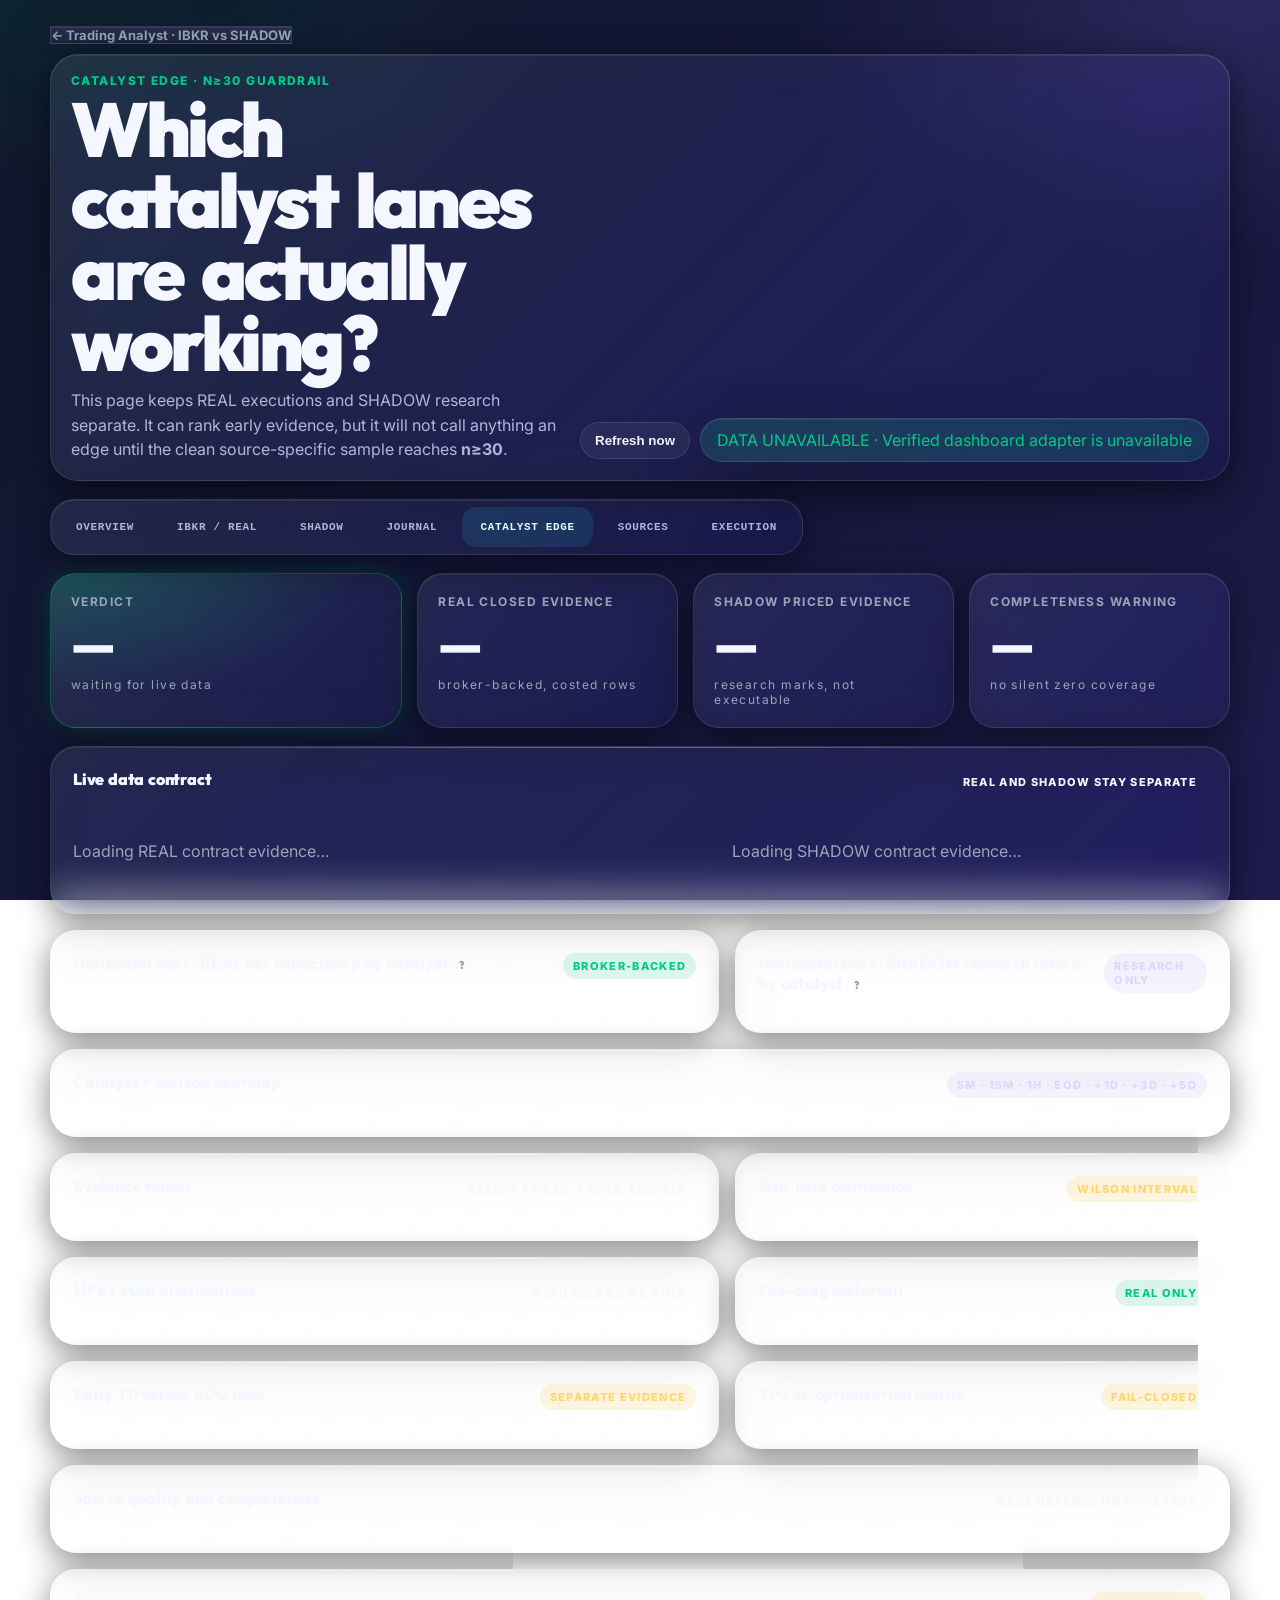
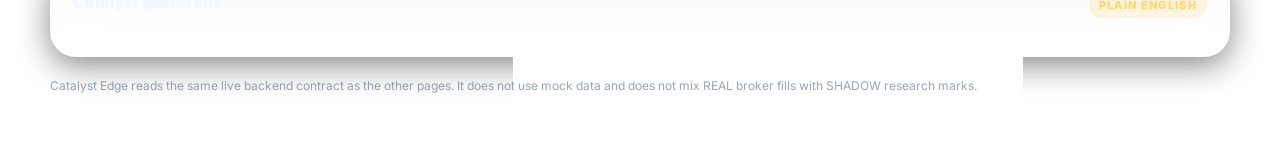
<file: catalyst.html>
<!doctype html>
<html lang="en">
<head>
  <meta charset="utf-8" />
  <meta name="viewport" content="width=device-width, initial-scale=1" />
  <title>Catalyst Edge · Trading Analyst</title>
  <meta http-equiv="Cache-Control" content="no-cache, no-store, must-revalidate" />
  <link rel="preconnect" href="https://fonts.googleapis.com" />
  <link href="https://fonts.googleapis.com/css2?family=Inter:wght@400;500;600;700;800;900&family=Outfit:wght@500;600;700;800;900&display=swap" rel="stylesheet" />
  <link rel="stylesheet" href="./cockpit.css?v=20260723-accessibility-pass" />
  <link rel="stylesheet" href="./lovable-exact.css?v=20260723-exact-reference-consolidation" />
</head>
<body class="real-theme" data-page="catalyst">
  <a class="skip-link" href="#main-content">Skip to dashboard content</a>
  <main class="shell" id="main-content">
    <a class="backlink" href="./index.html">← Trading Analyst · IBKR vs SHADOW</a>
    <section class="topbar">
      <div>
        <div class="eyebrow">CATALYST EDGE · n≥30 guardrail</div>
        <h1>Which catalyst lanes are actually working?</h1>
        <p class="subtitle">
          This page keeps REAL executions and SHADOW research separate. It can rank early evidence, but it will not call anything an edge until the clean source-specific sample reaches <strong>n≥30</strong>.
        </p>
      </div>
      <div class="status-actions">
        <button class="refresh-button" id="manual-refresh" type="button">Refresh now</button>
        <div class="status-pill" id="refresh-status">Loading…</div>
      </div>
    </section>

    <nav class="app-nav" aria-label="Dashboard navigation">
      <a href="./index.html">Overview</a>
      <a href="./real.html">IBKR / REAL</a>
      <a href="./shadow.html">SHADOW</a>
      <a href="./journal.html">Journal</a>
      <a class="active" href="./catalyst.html">Catalyst Edge</a>
      <a href="./sources.html">Sources</a>
      <a href="./execution.html">Execution</a>
    </nav>

    <section class="hero-strip">
      <div class="hero-card primary">
        <div class="metric-label">Verdict</div>
        <div class="metric-value" id="edge-verdict">—</div>
        <div class="metric-sub" id="edge-verdict-sub">waiting for live data</div>
      </div>
      <div class="hero-card">
        <div class="metric-label">REAL closed evidence</div>
        <div class="metric-value" id="real-edge-n">—</div>
        <div class="metric-sub">broker-backed, costed rows</div>
      </div>
      <div class="hero-card">
        <div class="metric-label">SHADOW priced evidence</div>
        <div class="metric-value" id="shadow-edge-n">—</div>
        <div class="metric-sub">research marks, not executable</div>
      </div>
      <div class="hero-card">
        <div class="metric-label">Completeness warning</div>
        <div class="metric-value" id="edge-warning">—</div>
        <div class="metric-sub" id="edge-warning-sub">no silent zero coverage</div>
      </div>
    </section>

    <section class="panel section-gap">
      <div class="panel-header">
        <h2 class="panel-title">Live data contract</h2>
        <span class="badge info">REAL and SHADOW stay separate</span>
      </div>
      <div class="grid two">
        <div id="real-contract-state"><div class="loading">Loading REAL contract evidence…</div></div>
        <div id="shadow-contract-state"><div class="loading">Loading SHADOW contract evidence…</div></div>
      </div>
    </section>

    <section class="grid two section-gap">
      <div class="panel">
        <div class="panel-header">
          <h2 class="panel-title">Horizontal bars · REAL net expectancy by catalyst <span class="info-tip" tabindex="0" role="button" data-help="Net expectancy is net P&L divided by closed costed trade count. Below n=30 this remains early evidence, not a proven edge.">?</span></h2>
          <span class="badge real">broker-backed</span>
        </div>
        <div id="real-expectancy-bars"></div>
      </div>
      <div class="panel">
        <div class="panel-header">
          <h2 class="panel-title">Horizontal bars · SHADOW research return by catalyst <span class="info-tip" tabindex="0" role="button" data-help="Shadow returns are direction-adjusted percentage marks. They are research evidence only, not broker fills or real P&L.">?</span></h2>
          <span class="badge shadow">research only</span>
        </div>
        <div id="shadow-expectancy-bars"></div>
      </div>
    </section>

    <section class="panel section-gap">
      <div class="panel-header"><h2 class="panel-title">Catalyst × horizon heatmap</h2><span class="badge shadow">5m · 15m · 1h · EOD · +1d · +3d · +5d</span></div>
      <div id="horizon-heatmap"></div>
    </section>

    <section class="grid two section-gap">
      <div class="panel">
        <div class="panel-header"><h2 class="panel-title">Evidence funnel</h2><span class="badge info">seen → priced → rule-eligible</span></div>
        <div id="edge-funnel"></div>
      </div>
      <div class="panel">
        <div class="panel-header"><h2 class="panel-title">Win-rate confidence</h2><span class="badge warn">Wilson interval</span></div>
        <div id="confidence-intervals"></div>
      </div>
    </section>

    <section class="grid two section-gap">
      <div class="panel">
        <div class="panel-header"><h2 class="panel-title">MFE / MAE distributions</h2><span class="badge info">available rows only</span></div>
        <div id="mfe-mae"></div>
      </div>
      <div class="panel">
        <div class="panel-header"><h2 class="panel-title">Fee-drag waterfall</h2><span class="badge real">REAL only</span></div>
        <div id="fee-drag"></div>
      </div>
    </section>

    <section class="grid two section-gap">
      <div class="panel">
        <div class="panel-header"><h2 class="panel-title">Early TP versus EOD hold</h2><span class="badge warn">separate evidence</span></div>
        <div id="tp-vs-eod"></div>
      </div>
      <div class="panel">
        <div class="panel-header"><h2 class="panel-title">TP / SL optimization matrix</h2><span class="badge warn">fail-closed</span></div>
        <div id="tp-sl-matrix"></div>
      </div>
    </section>

    <section class="panel section-gap">
      <div class="panel-header"><h2 class="panel-title">Source quality and completeness</h2><span class="badge info">edge depends on coverage</span></div>
      <div id="source-quality-bars"></div>
    </section>

    <section class="panel section-gap">
      <div class="panel-header"><h2 class="panel-title">Catalyst guardrails</h2><span class="badge warn">plain English</span></div>
      <div id="edge-guardrails" class="decision-feed"></div>
    </section>

    <div class="footer">
      Catalyst Edge reads the same live backend contract as the other pages. It does not use mock data and does not mix REAL broker fills with SHADOW research marks.
    </div>
  </main>
  <script>window.API_BASE = "https://live-agent-dashboard-web-production.up.railway.app";</script>
  <script src="./cockpit-common.js?v=20260723-catalyst-source-trust"></script>
  <script src="./catalyst.js?v=20260723-horizontal-bar-labels"></script>
</body>
</html>
</file>
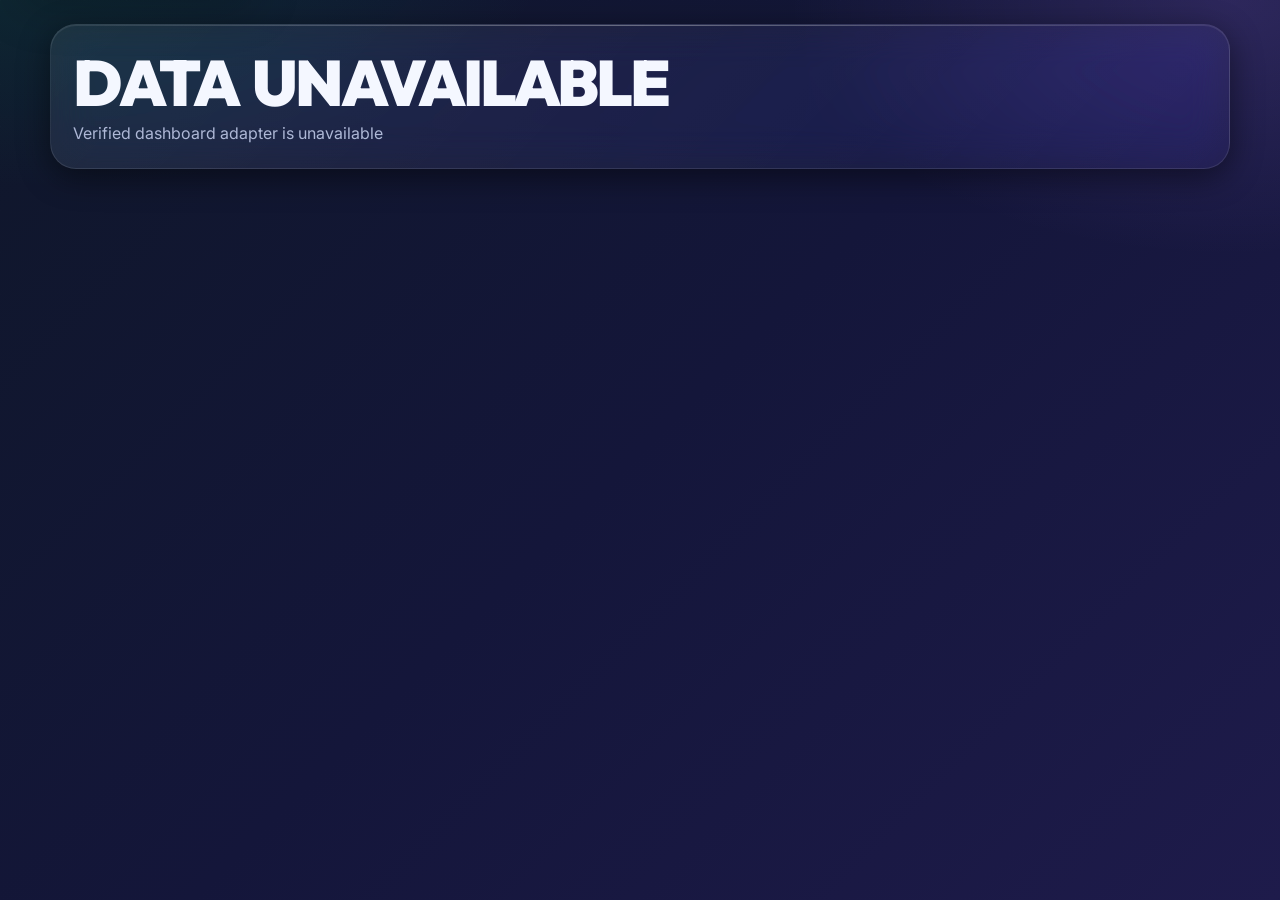
<file: execution.html>
<!doctype html>
<html lang="en">
<head>
  <meta charset="utf-8" />
  <meta name="viewport" content="width=device-width, initial-scale=1" />
  <title>Execution Quality · Trading Analyst</title>
  <meta http-equiv="Cache-Control" content="no-cache, no-store, must-revalidate" />
  <link rel="preconnect" href="https://fonts.googleapis.com" />
  <link href="https://fonts.googleapis.com/css2?family=Inter:wght@400;500;600;700;800;900&family=Outfit:wght@500;600;700;800;900&display=swap" rel="stylesheet" />
  <link rel="stylesheet" href="./cockpit.css?v=20260723-execution-latency-chain" />
  <link rel="stylesheet" href="./lovable-exact.css?v=20260723-exact-reference-consolidation" />
</head>
<body class="real-theme" data-page="execution">
  <a class="skip-link" href="#main-content">Skip to dashboard content</a>
  <main class="shell" id="main-content">
    <a class="backlink" href="./index.html">← Trading Analyst · IBKR vs SHADOW</a>
    <section class="topbar">
      <div>
        <div class="eyebrow">EXECUTION QUALITY · broker-backed</div>
        <h1>Gross, fees, net, and fill quality</h1>
        <p class="subtitle">Shows where REAL money goes: gross P&L, commissions, net P&L, notional, bracket proof, latency/slippage when exposed, and fail-closed gaps when not exposed.</p>
      </div>
      <div class="status-actions">
        <div class="status-pill" id="generated-at">Loading…</div>
        <button class="refresh-button" id="manual-refresh" type="button">Refresh now</button>
      </div>
    </section>
    <nav class="app-nav" aria-label="Dashboard navigation">
      <a href="./index.html">Overview</a>
      <a href="./real.html">IBKR / REAL</a>
      <a href="./shadow.html">SHADOW</a>
      <a href="./journal.html">Journal</a>
      <a href="./catalyst.html">Catalyst Edge</a>
      <a href="./sources.html">Sources</a>
      <a class="active" href="./execution.html">Execution</a>
    </nav>
    <div id="insight-nav"></div>

    <section class="panel section-gap"><div class="panel-header"><h2 class="panel-title">Freshness</h2><div id="freshness" class="status-stack"></div></div></section>
    <section class="panel section-gap"><div class="panel-header"><h2 class="panel-title">Execution summary</h2><span class="badge real">closed n</span></div><div id="execution-summary" class="grid four"></div></section>
    <section class="grid two section-gap">
      <div class="panel"><div class="panel-header"><h2 class="panel-title">Fee-drag waterfall</h2><span class="badge warn">gross → fees → net</span></div><div id="fee-waterfall"></div></div>
      <div class="panel"><div class="panel-header"><h2 class="panel-title">Latency / slippage contract</h2><span class="badge info">fail-closed</span></div><div id="latency-quality"></div></div>
    </section>
    <section class="grid two section-gap">
      <div class="panel"><div class="panel-header"><h2 class="panel-title">Position concentration + daily maximum concurrent</h2><span class="badge warn">capacity risk</span></div><div id="open-concentration"></div></div>
      <div class="panel"><div class="panel-header"><h2 class="panel-title">Rejections, skips, and accounting gaps</h2><span class="badge info">fail-closed counts</span></div><div id="execution-gaps"></div></div>
    </section>
    <section class="panel section-gap"><div class="panel-header"><h2 class="panel-title">Broker + alert operations</h2><span class="badge warn">fail-closed ops</span></div><div id="execution-ops"></div></section>
    <section class="panel section-gap"><div class="panel-header"><h2 class="panel-title">Live data contract</h2><span class="badge info">generated · source · schema</span></div><div id="data-contract-state"><div class="loading">Loading contract evidence…</div></div></section>
    <section class="panel section-gap"><div class="panel-header"><h2 class="panel-title">Execution contract coverage</h2><span class="badge info">required fields</span></div><div id="execution-contract"></div></section>
    <section class="panel section-gap"><div class="panel-header"><h2 class="panel-title">Recent verified executions</h2><span class="badge real">agent_trades</span></div><div id="execution-table"></div></section>
  </main>
  <script>window.API_BASE = "https://live-agent-dashboard-web-production.up.railway.app";</script>
  <script src="./cockpit-common.js?v=20260723-catalyst-source-trust"></script>
  <script src="./insights.js?v=20260723-concurrency-labels"></script>
</body>
</html>
</file>
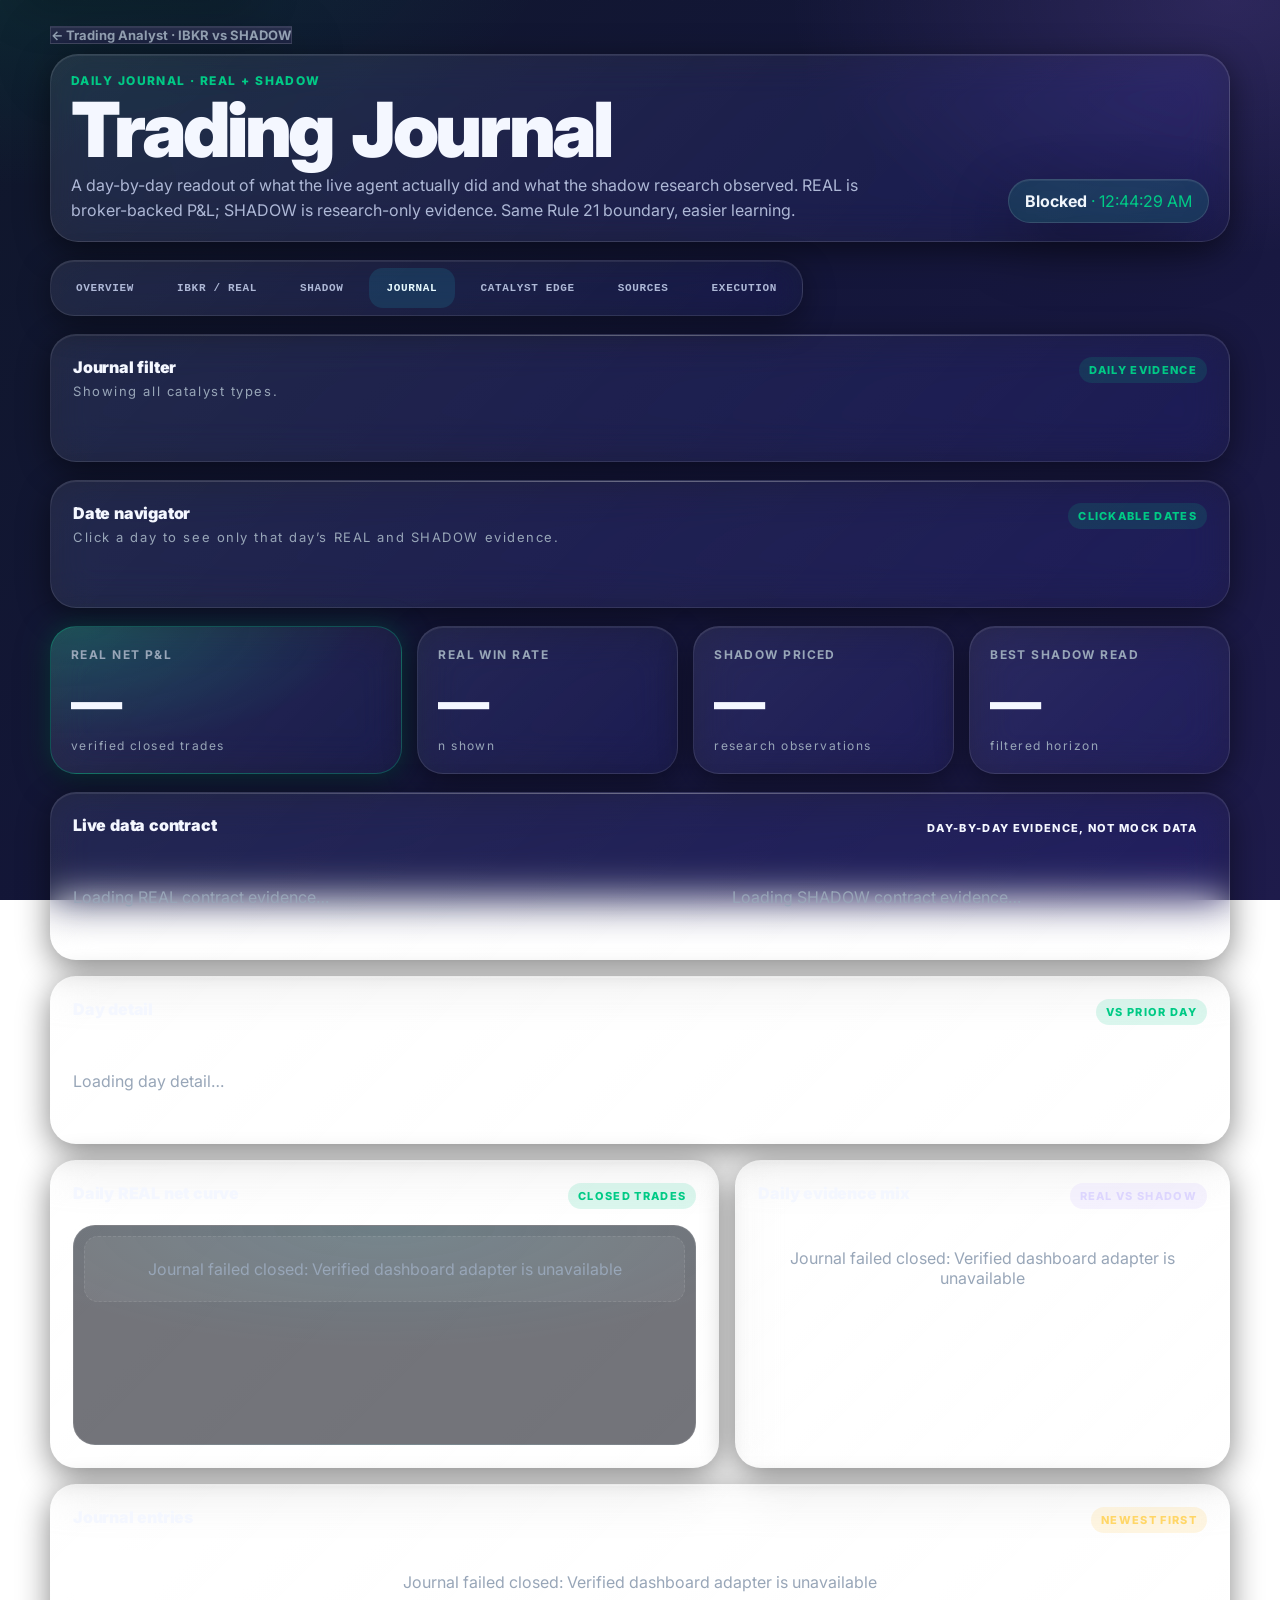
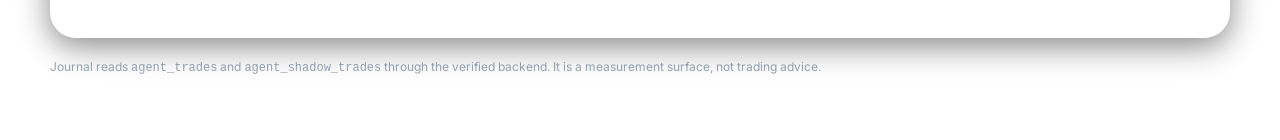
<file: journal.html>
<!doctype html>
<html lang="en">
<head>
  <meta charset="utf-8" />
  <meta name="viewport" content="width=device-width, initial-scale=1" />
  <title>Daily Trading Journal · Live Agent</title>
  <meta http-equiv="Cache-Control" content="no-cache, no-store, must-revalidate" />
  <link rel="preconnect" href="https://fonts.googleapis.com" />
  <link href="https://fonts.googleapis.com/css2?family=Inter:wght@400;500;600;700;800&display=swap" rel="stylesheet" />
  <link rel="stylesheet" href="./cockpit.css?v=20260723-accessibility-pass" />
  <link rel="stylesheet" href="./lovable-exact.css?v=20260723-exact-reference-consolidation" />
</head>
<body class="real-theme">
  <a class="skip-link" href="#main-content">Skip to dashboard content</a>
  <main class="shell" id="main-content">
    <a class="backlink" href="./index.html">← Trading Analyst · IBKR vs SHADOW</a>
    <section class="topbar">
      <div>
        <div class="eyebrow">DAILY JOURNAL · REAL + SHADOW</div>
        <h1>Trading Journal</h1>
        <p class="subtitle">
          A day-by-day readout of what the live agent actually did and what the shadow research observed.
          REAL is broker-backed P&L; SHADOW is research-only evidence. Same Rule 21 boundary, easier learning.
        </p>
      </div>
      <div class="status-pill" id="refresh-status">Loading…</div>
    </section>

    <nav class="app-nav" aria-label="Dashboard navigation">
      <a href="./index.html">Overview</a>
      <a href="./real.html">IBKR / REAL</a>
      <a href="./shadow.html">SHADOW</a>
      <a class="active" href="./journal.html">Journal</a>
      <a href="./catalyst.html">Catalyst Edge</a>
      <a href="./sources.html">Sources</a>
      <a href="./execution.html">Execution</a>
    </nav>

    <section class="panel filter-panel">
      <div class="panel-header">
        <div>
          <h2 class="panel-title">Journal filter</h2>
          <div class="filter-copy" id="filter-copy">Showing all catalyst types.</div>
        </div>
        <span class="badge real">daily evidence</span>
      </div>
      <div class="filter-pills" id="catalyst-filter"></div>
    </section>

    <section class="panel filter-panel">
      <div class="panel-header">
        <div>
          <h2 class="panel-title">Date navigator</h2>
          <div class="filter-copy" id="date-copy">Click a day to see only that day’s REAL and SHADOW evidence.</div>
        </div>
        <span class="badge real">clickable dates</span>
      </div>
      <div class="filter-pills" id="date-filter"></div>
    </section>

    <section class="hero-strip">
      <div class="hero-card primary">
        <div class="metric-label">REAL net P&L</div>
        <div class="metric-value" id="hero-real-net">—</div>
        <div class="metric-sub" id="hero-real-sub">verified closed trades</div>
      </div>
      <div class="hero-card">
        <div class="metric-label">REAL win rate</div>
        <div class="metric-value" id="hero-real-win">—</div>
        <div class="metric-sub" id="hero-real-win-sub">n shown</div>
      </div>
      <div class="hero-card">
        <div class="metric-label">SHADOW priced</div>
        <div class="metric-value" id="hero-shadow-n">—</div>
        <div class="metric-sub">research observations</div>
      </div>
      <div class="hero-card">
        <div class="metric-label">Best SHADOW read</div>
        <div class="metric-value" id="hero-shadow-best">—</div>
        <div class="metric-sub" id="hero-shadow-sub">filtered horizon</div>
      </div>
    </section>

    <section class="panel section-gap">
      <div class="panel-header">
        <h2 class="panel-title">Live data contract</h2>
        <span class="badge info">day-by-day evidence, not mock data</span>
      </div>
      <div class="grid two">
        <div id="real-contract-state"><div class="loading">Loading REAL contract evidence…</div></div>
        <div id="shadow-contract-state"><div class="loading">Loading SHADOW contract evidence…</div></div>
      </div>
    </section>

    <section class="panel section-gap">
      <div class="panel-header"><h2 class="panel-title" id="day-detail-title">Day detail</h2><span class="badge real">vs prior day</span></div>
      <div class="grid three" id="day-detail"><div class="loading">Loading day detail…</div></div>
    </section>

    <section class="grid two section-gap">
      <div class="panel">
        <div class="panel-header"><h2 class="panel-title">Daily REAL net curve</h2><span class="badge real">closed trades</span></div>
        <div class="chart-wrap" id="daily-real-curve"></div>
      </div>
      <div class="panel">
        <div class="panel-header"><h2 class="panel-title">Daily evidence mix</h2><span class="badge shadow">real vs shadow</span></div>
        <div id="daily-mix"></div>
      </div>
    </section>

    <section class="panel section-gap">
      <div class="panel-header">
        <h2 class="panel-title">Journal entries</h2>
        <span class="badge warn">newest first</span>
      </div>
      <div id="journal-entries"><div class="loading">Loading daily journal…</div></div>
    </section>

    <div class="footer">
      Journal reads <code>agent_trades</code> and <code>agent_shadow_trades</code> through the verified backend.
      It is a measurement surface, not trading advice.
    </div>
  </main>
  <script>window.API_BASE = "https://live-agent-dashboard-web-production.up.railway.app";</script>
  <script src="./cockpit-common.js?v=20260723-catalyst-source-trust"></script>
  <script src="./journal.js?v=20260723-catalyst-journal-contract"></script>
</body>
</html>
</file>
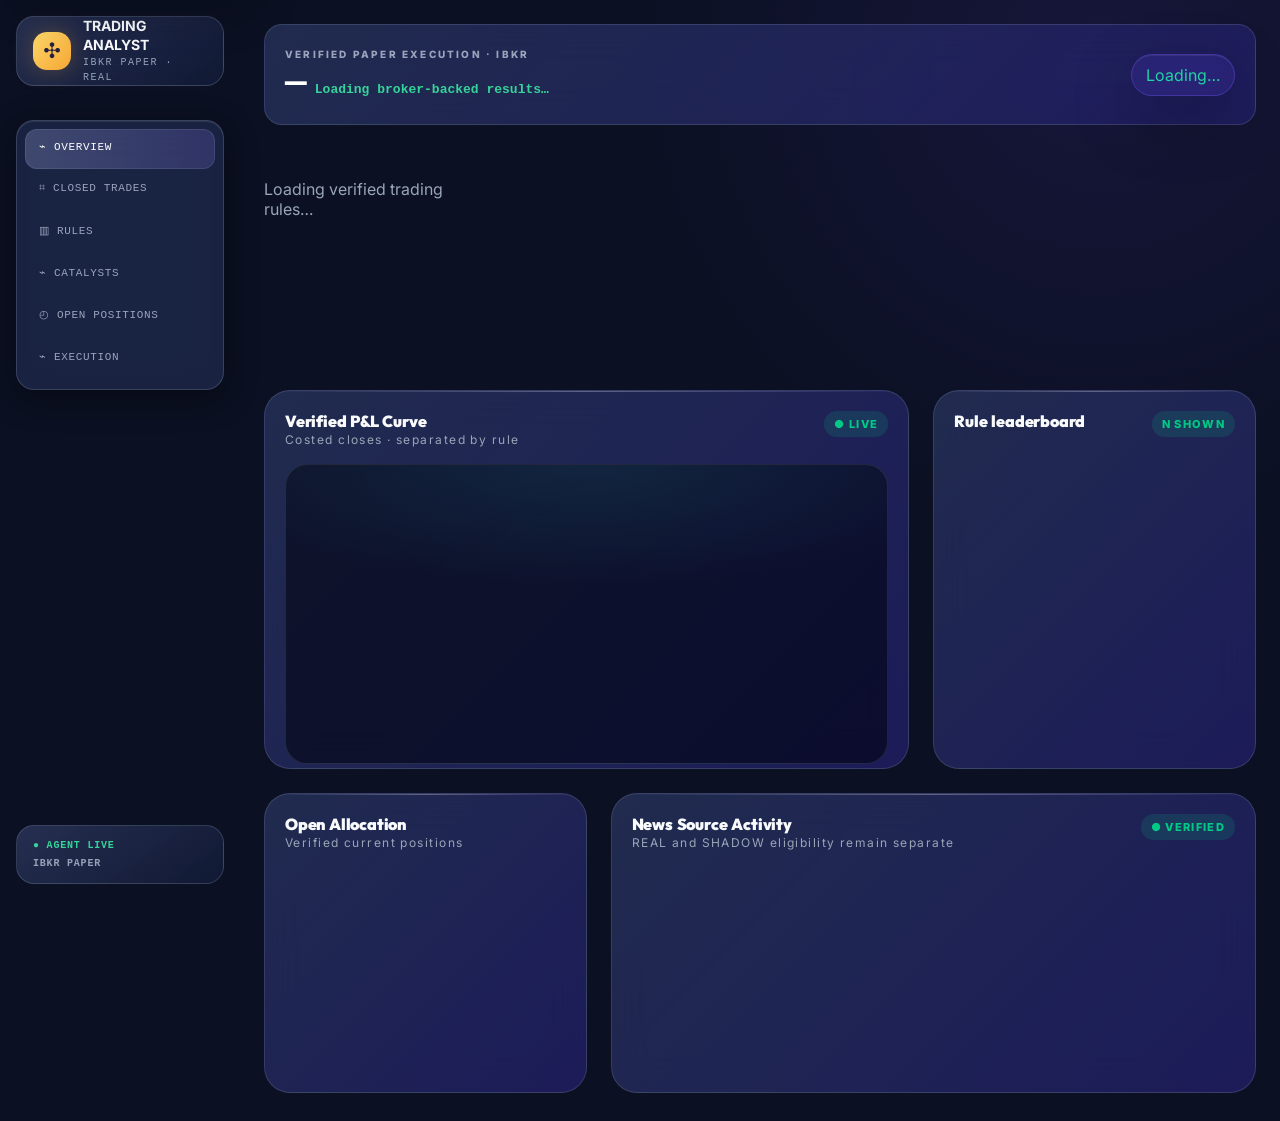
<file: real.html>
<!doctype html>
<html lang="en">
<head>
  <meta charset="utf-8" />
  <meta name="viewport" content="width=device-width, initial-scale=1" />
  <title>IBKR / REAL · Verified Cockpit</title>
  <meta http-equiv="Cache-Control" content="no-cache, no-store, must-revalidate" />
  <link rel="preconnect" href="https://fonts.googleapis.com" />
  <link href="https://fonts.googleapis.com/css2?family=Inter:wght@400;500;600;700;800;900&family=Outfit:wght@500;600;700;800;900&display=swap" rel="stylesheet" />
  <link rel="stylesheet" href="./cockpit.css?v=20260723-accessibility-pass" />
  <link rel="stylesheet" href="./lovable-exact.css?v=20260723-exact-reference-consolidation" />
  <link rel="stylesheet" href="./compact-exact.css?v=20260729-mobile-overflow" />
</head>
<body class="real-theme lovable-compact lovable-reference">
  <a class="skip-link" href="#main-content">Skip to dashboard content</a>
  <main class="shell" id="main-content">
    <a class="backlink" href="./index.html"><span class="brand-mark">✣</span><span>TRADING ANALYST<small>IBKR PAPER · REAL</small></span></a>
    <section class="topbar">
      <div>
        <div class="eyebrow">VERIFIED PAPER EXECUTION · IBKR</div>
        <div class="portfolio-line">
          <strong id="portfolio-value">—</strong>
          <span id="portfolio-change">Loading broker-backed results…</span>
        </div>
        <p class="subtitle">
          Executable, broker-backed fills only — public <code>agent_trades</code>. <strong>Rule 21:</strong>
          every figure here is verified, costed net-of-commission, and shows its sample <code>n</code>.
          Unverified / uncosted rows are excluded fail-closed.
        </p>
      </div>
      <div class="status-pill" id="refresh-status">Loading…</div>
    </section>

    <nav class="app-nav" aria-label="Dashboard navigation">
      <a class="active" href="#overview">⌁ Overview</a>
      <a href="#closed-trades">⌗ Closed Trades</a>
      <a href="#rule-leaderboard">▥ Rules</a>
      <a href="./catalyst.html">⌁ Catalysts</a>
      <a href="#open-allocation">◴ Open Positions</a>
      <a href="./execution.html">⌁ Execution</a>
    </nav>

    <div class="rail-status">
      <strong>● AGENT LIVE</strong>
      <span>IBKR PAPER</span>
    </div>

    <section class="hero-strip compact-hide">
      <div class="hero-card primary">
        <div class="metric-label">Verified net (gross − commissions)</div>
        <div class="metric-value" id="hero-net">—</div>
        <div class="metric-sub" id="hero-net-sub">—</div>
      </div>
      <div class="hero-card">
        <div class="metric-label">Verified closed</div>
        <div class="metric-value" id="hero-real-n">—</div>
        <div class="metric-sub">REAL costed n</div>
      </div>
      <div class="hero-card">
        <div class="metric-label">Open positions</div>
        <div class="metric-value" id="hero-open-n">—</div>
        <div class="metric-sub">exit_ts is null</div>
      </div>
      <div class="hero-card">
        <div class="metric-label">Win rate</div>
        <div class="metric-value" id="hero-win">—</div>
        <div class="metric-sub" id="hero-win-sub">—</div>
      </div>
    </section>

    <section class="account-snapshot compact-hide">
      <h2>IBKR Account Snapshot</h2>
      <p class="account-note" id="account-note">Loading broker-backed account values…</p>
      <div class="account-grid">
        <div class="account-cell"><span>Account equity</span><strong id="account-equity">—</strong></div>
        <div class="account-cell"><span>Cash</span><strong id="account-cash">—</strong></div>
        <div class="account-cell"><span>Buying power</span><strong id="account-buying-power">—</strong></div>
        <div class="account-cell"><span>Open notional</span><strong id="account-open-notional">—</strong></div>
      </div>
    </section>

    <section class="panel filter-panel compact-hide">
      <div class="panel-header">
        <div>
          <h2 class="panel-title">Catalyst filter</h2>
          <div class="filter-copy" id="filter-copy">Showing all verified REAL trades.</div>
        </div>
        <span class="badge real">whole cockpit</span>
      </div>
      <div class="filter-pills" id="catalyst-filter"></div>
    </section>

    <section class="panel section-gap compact-hide" id="reconciliation-panel">
      <div class="panel-header"><h2 class="panel-title">Broker / ledger reconciliation</h2><span class="badge warn">fail-closed</span></div>
      <div id="reconciliation-state" class="small">Loading reconciliation state…</div>
    </section>

    <section class="panel section-gap compact-hide">
      <div class="panel-header"><h2 class="panel-title">Live data contract</h2><span class="badge real">generated · source · schema</span></div>
      <div id="data-contract-state"><div class="loading">Loading contract evidence…</div></div>
    </section>

    <section class="panel compact-execution compact-hide">
      <div class="panel-header"><h2 class="panel-title">REAL · verified metrics</h2><span class="badge real">Rule 21 · n shown</span></div>
      <div class="grid three" id="real-metrics"><div class="loading">Loading verified metrics…</div></div>
    </section>

    <section class="panel section-gap compact-hide" id="tp-contradiction-panel">
      <div class="panel-header"><h2 class="panel-title">TP contradiction guard</h2><span class="badge warn">take-profit sanity</span></div>
      <div id="tp-contradiction-state" class="small">Checking take-profit exits against entry prices…</div>
    </section>

    <section class="reference-book-grid" id="closed-trades" aria-label="Verified REAL trading rules">
      <div class="loading">Loading verified trading rules…</div>
    </section>

    <section class="grid two section-gap compact-chart-row reference-chart-row" id="overview">
      <div class="panel">
        <div class="panel-header"><div><h2 class="panel-title">Verified P&amp;L Curve</h2><div class="small">Costed closes · separated by rule</div></div><span class="badge real">● LIVE</span></div>
        <div class="chart-wrap" id="equity-curve"></div>
      </div>
      <div class="panel" id="rule-leaderboard">
        <div class="panel-header"><h2 class="panel-title">Rule leaderboard</h2><span class="badge real">n shown</span></div>
        <div id="real-by-rule"></div>
      </div>
    </section>

    <section class="reference-lower-grid section-gap">
      <div class="panel" id="open-allocation">
        <div class="panel-header"><div><h2 class="panel-title">Open Allocation</h2><div class="small">Verified current positions</div></div></div>
        <div id="reference-allocation"></div>
      </div>
      <div class="panel reference-snapshot-panel">
        <div class="panel-header"><div><h2 class="panel-title">News Source Activity</h2><div class="small">REAL and SHADOW eligibility remain separate</div></div><span class="badge real">● VERIFIED</span></div>
        <div id="reference-snapshot"></div>
      </div>
    </section>

    <section class="grid two section-gap compact-hide">
      <div class="panel">
        <div class="panel-header"><h2 class="panel-title">Win gauges</h2><span class="badge real">n shown</span></div>
        <div class="gauges" id="win-gauges"></div>
      </div>
      <div class="panel">
        <div class="panel-header"><h2 class="panel-title">Crypto status</h2><span class="badge warn">gated</span></div>
        <div id="crypto-status"><div class="loading">Loading crypto status…</div></div>
      </div>
    </section>

    <section class="grid two section-gap compact-hide">
      <div class="panel">
        <div class="panel-header"><h2 class="panel-title">P&amp;L composition</h2><span class="badge real">gross / comm / net</span></div>
        <div id="pnl-bars"></div>
      </div>
      <div class="panel">
        <div class="panel-header"><h2 class="panel-title">By catalyst</h2><span class="badge real">leaderboard · n shown</span></div>
        <div id="real-by-catalyst"></div>
      </div>
    </section>

    <section class="grid two section-gap compact-hide">
      <div class="panel">
        <div class="panel-header"><h2 class="panel-title">By direction</h2><span class="badge real">n shown</span></div>
        <div id="real-by-direction"></div>
      </div>
      <div class="panel">
        <div class="panel-header"><h2 class="panel-title">Open positions</h2><span class="badge warn">exit_ts is null</span></div>
        <div id="open-positions" class="loading">Loading open positions…</div>
      </div>
    </section>

    <section class="panel section-gap compact-hide">
      <div class="panel-header"><h2 class="panel-title">Decision feed</h2><span class="badge real">catalyst · reason · MFE/MAE</span></div>
      <div id="decision-feed"></div>
    </section>

    <section class="panel section-gap compact-hide">
      <div class="panel-header"><h2 class="panel-title">Security / wiring</h2><span class="badge warn">fail closed</span></div>
      <div id="security-state" class="small">Loading security state…</div>
    </section>

    <div class="footer compact-hide">
      REAL cockpit reads only <code>public.agent_trades</code> via the verified backend API. No Supabase credentials live in this
      static page — data is served by the backend using an env-only anon key with RLS.
    </div>
  </main>
  <script>
    window.API_BASE = "https://live-agent-dashboard-web-production.up.railway.app";
    window.DASHBOARD_API_URL = window.API_BASE + "/api/live-agent/dashboard";
  </script>
  <script src="./dashboard-data-adapter.js?v=20260729-full-contract"></script>
  <script src="./cockpit-common.js?v=20260729-full-contract"></script>
  <script src="./real.js?v=20260729-full-contract"></script>
</body>
</html>
</file>
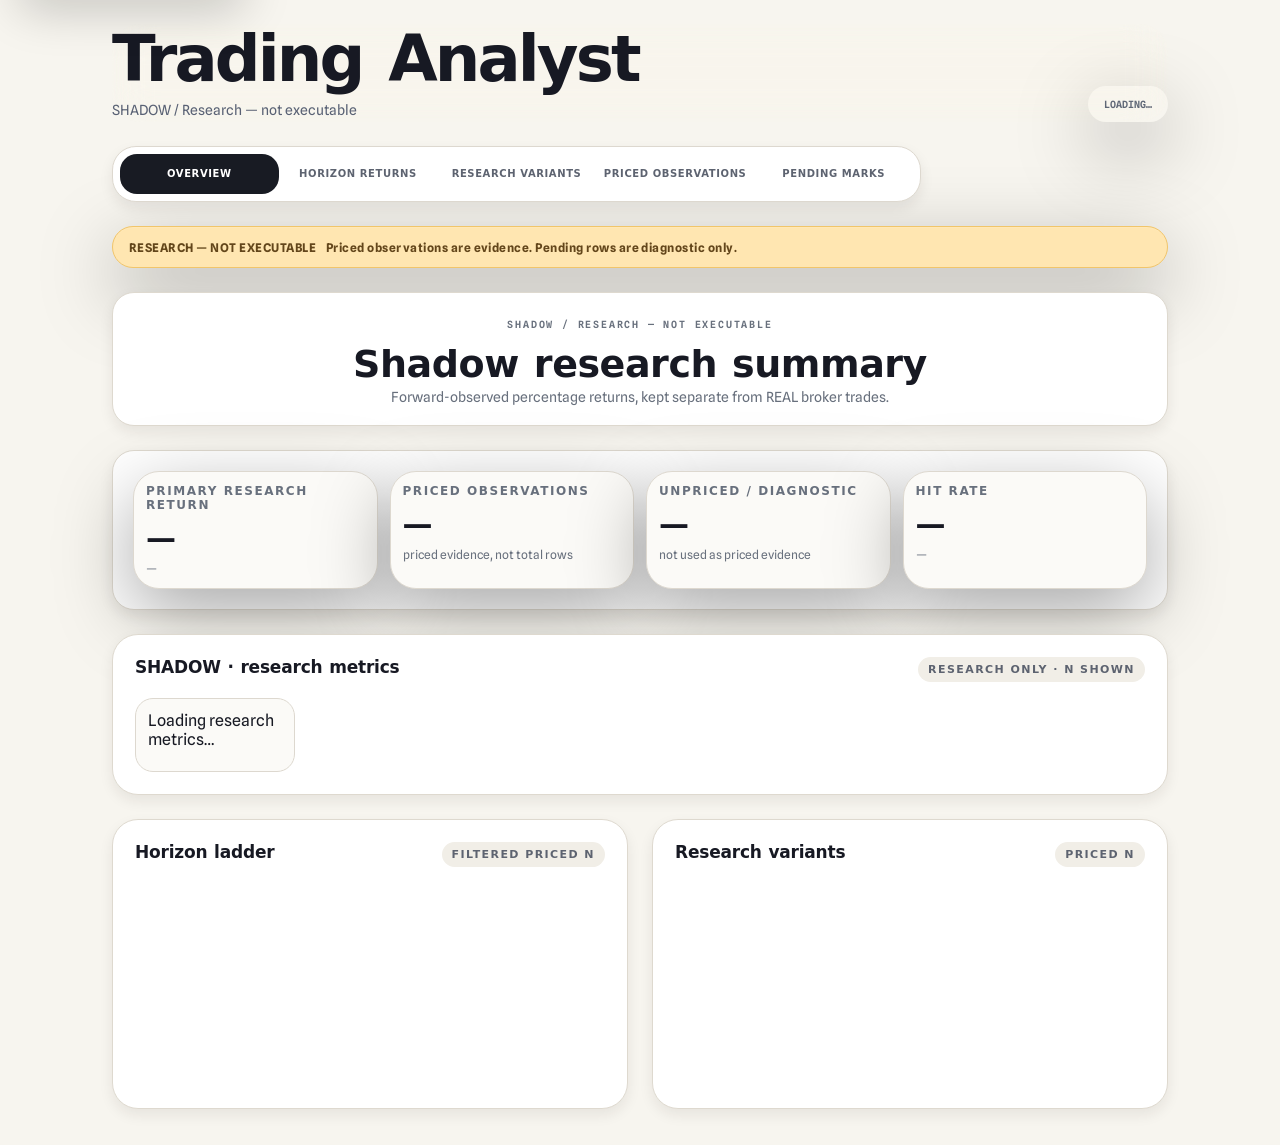
<file: shadow.html>
<!doctype html>
<html lang="en">
<head>
  <meta charset="utf-8" />
  <meta name="viewport" content="width=device-width, initial-scale=1" />
  <title>SHADOW / RESEARCH · Cockpit</title>
  <meta http-equiv="Cache-Control" content="no-cache, no-store, must-revalidate" />
  <link rel="preconnect" href="https://fonts.googleapis.com" />
  <link href="https://fonts.googleapis.com/css2?family=Fraunces:wght@500;600;700&family=Spline+Sans:wght@400;500;600;700;800&family=Spline+Sans+Mono:wght@500;600;700&display=swap" rel="stylesheet" />
  <link rel="stylesheet" href="./cockpit.css?v=20260723-accessibility-pass" />
  <link rel="stylesheet" href="./lovable-exact.css?v=20260723-exact-reference-consolidation" />
  <link rel="stylesheet" href="./compact-exact.css?v=20260729-lovable-parity" />
</head>
<body class="shadow-theme lovable-compact">
  <a class="skip-link" href="#main-content">Skip to dashboard content</a>
  <main class="shell" id="main-content">
    <a class="backlink" href="./index.html">← Trading Analyst · IBKR vs SHADOW</a>
    <section class="topbar">
      <div>
        <div class="eyebrow">SHADOW / RESEARCH · agent_shadow_trades</div>
        <h1>Trading Analyst</h1>
        <p class="subtitle">
          SHADOW / Research — not executable
        </p>
      </div>
      <div class="status-pill" id="refresh-status">Loading…</div>
    </section>

    <nav class="app-nav" aria-label="Dashboard navigation">
      <a class="active" href="#shadow-overview">Overview</a>
      <a href="#shadow-horizons">Horizon returns</a>
      <a href="#shadow-variants">Research variants</a>
      <a href="#shadow-priced">Priced observations</a>
      <a href="#shadow-pending">Pending marks</a>
    </nav>

    <div class="research-banner">
      <span>RESEARCH — NOT EXECUTABLE</span>
      <span>Priced observations are evidence. Pending rows are diagnostic only.</span>
    </div>

    <section class="shadow-summary-hero" id="shadow-overview">
      <small>SHADOW / RESEARCH — NOT EXECUTABLE</small>
      <h2>Shadow research summary</h2>
      <p>Forward-observed percentage returns, kept separate from REAL broker trades.</p>
    </section>

    <section class="hero-strip" id="shadow-priced">
      <div class="hero-card primary">
        <div class="metric-label">Primary research return</div>
        <div class="metric-value" id="hero-net">—</div>
        <div class="metric-sub" id="hero-net-sub">—</div>
      </div>
      <div class="hero-card">
        <div class="metric-label" id="hero-priced-label">Priced observations</div>
        <div class="metric-value" id="hero-real-n">—</div>
        <div class="metric-sub" id="hero-priced-sub">priced evidence, not total rows</div>
      </div>
      <div class="hero-card">
        <div class="metric-label" id="hero-pending-label">Unpriced / diagnostic</div>
        <div class="metric-value" id="hero-open-n">—</div>
        <div class="metric-sub" id="hero-pending-sub">not used as priced evidence</div>
      </div>
      <div class="hero-card">
        <div class="metric-label">Hit rate</div>
        <div class="metric-value" id="hero-win">—</div>
        <div class="metric-sub" id="hero-win-sub">—</div>
      </div>
    </section>

    <section class="panel filter-panel compact-hide">
      <div class="panel-header">
        <div>
          <h2 class="panel-title">Catalyst filter</h2>
          <div class="filter-copy" id="filter-copy">Showing all SHADOW research observations.</div>
        </div>
        <span class="badge shadow">whole cockpit</span>
      </div>
      <div class="filter-pills" id="catalyst-filter"></div>
    </section>

    <section class="panel section-gap compact-hide">
      <div class="panel-header"><h2 class="panel-title">Live data contract</h2><span class="badge shadow">generated · source · schema</span></div>
      <div id="data-contract-state"><div class="loading">Loading contract evidence…</div></div>
    </section>

    <section class="panel section-gap compact-hide">
      <div class="panel-header">
        <div>
          <h2 class="panel-title">Confidence guard</h2>
          <div class="filter-copy">No catalyst/source slice is treated as a proven edge until its clean source-specific sample reaches n≥30 and survives costs/validation.</div>
        </div>
        <span class="badge warn">NO PROVEN EDGE UNTIL n≥30</span>
      </div>
      <div id="confidence-guard"><div class="loading">Loading confidence guard…</div></div>
    </section>

    <section class="panel section-gap compact-hide">
      <div class="panel-header">
        <div>
          <h2 class="panel-title">Research completeness</h2>
          <div class="filter-copy">Complete, pending, missed, quarantined, and ambiguous counts stay separate so research quality is visible.</div>
        </div>
        <span class="badge shadow">priced-only evidence</span>
      </div>
      <div id="research-completeness"><div class="loading">Loading completeness buckets…</div></div>
    </section>

    <section class="panel section-gap compact-hide">
      <div class="panel-header">
        <div>
          <h2 class="panel-title">Hypothetical sizing scenario</h2>
          <div class="filter-copy">Returns stay primary. This only translates observed percentage moves into comparable “what if” dollars.</div>
        </div>
        <span class="badge warn">HYPOTHETICAL SIZING — RESEARCH ONLY</span>
      </div>
      <div class="filter-pills" id="scenario-controls" aria-label="Hypothetical notional selector">
        <button class="filter-pill shadow" type="button" data-scenario-notional="500">$500</button>
        <button class="filter-pill shadow active" type="button" data-scenario-notional="1000">$1,000</button>
        <button class="filter-pill shadow" type="button" data-scenario-notional="2500">$2,500</button>
        <label class="custom-scenario">Custom <input id="custom-notional" type="number" min="1" step="50" placeholder="$" aria-label="Custom hypothetical notional" /></label>
      </div>
    </section>

    <section class="panel compact-shadow-metrics">
      <div class="panel-header"><h2 class="panel-title">SHADOW · research metrics</h2><span class="badge shadow">research only · n shown</span></div>
      <div class="grid three" id="real-metrics"><div class="loading">Loading research metrics…</div></div>
    </section>

    <section class="panel section-gap compact-hide">
      <div class="panel-header">
        <h2 class="panel-title" id="forward-title">Filing forward returns</h2>
        <span class="badge shadow">5m · 15m · 1h · EOD · 1d · 3d · 5d %</span>
      </div>
      <div class="small section-note" id="forward-note">
        Filing observations are research evidence only. Returns are direction-adjusted percentage moves from the entry reference; pending rows stay in the Pending marks panel until complete.
      </div>
      <div class="grid five section-gap" id="forward-summary"><div class="loading">Loading forward-return summary…</div></div>
      <div class="section-gap" id="forward-table"><div class="loading">Loading forward-return rows…</div></div>
    </section>

    <section class="grid two section-gap compact-shadow-grid">
      <div class="panel compact-hide">
        <div class="panel-header"><h2 class="panel-title">Research P/L curve</h2><span class="badge shadow">complete rows</span></div>
        <div class="chart-wrap" id="equity-curve"></div>
      </div>
      <div class="panel" id="shadow-horizons">
        <div class="panel-header"><h2 class="panel-title">Horizon ladder</h2><span class="badge shadow">filtered priced n</span></div>
        <div id="shadow-horizon-ladder"></div>
      </div>
      <div class="panel" id="shadow-variants">
        <div class="panel-header"><h2 class="panel-title">Research variants</h2><span class="badge shadow">priced n</span></div>
        <div id="shadow-by-rule"></div>
      </div>
    </section>

    <section class="grid two section-gap compact-hide">
      <div class="panel">
        <div class="panel-header"><h2 class="panel-title">MFE / MAE distribution</h2><span class="badge shadow">excursion marks</span></div>
        <div id="mfe-mae-diagnostics"></div>
      </div>
      <div class="panel">
        <div class="panel-header"><h2 class="panel-title">TP/SL + hold diagnostics</h2><span class="badge warn">capture status shown</span></div>
        <div id="bracket-hold-diagnostics"></div>
      </div>
    </section>

    <section class="grid two section-gap compact-hide">
      <div class="panel">
        <div class="panel-header"><h2 class="panel-title">Scenario P/L composition</h2><span class="badge warn">HYPOTHETICAL SIZING — RESEARCH ONLY</span></div>
        <div id="pnl-bars"></div>
      </div>
      <div class="panel">
        <div class="panel-header"><h2 class="panel-title">Hit gauges</h2><span class="badge shadow">n shown</span></div>
        <div class="gauges" id="win-gauges"></div>
      </div>
    </section>

    <section class="grid two section-gap compact-hide">
      <div class="panel">
        <div class="panel-header"><h2 class="panel-title">By catalyst</h2><span class="badge shadow">leaderboard · n shown</span></div>
        <div id="shadow-by-catalyst"></div>
      </div>
      <div class="panel">
        <div class="panel-header"><h2 class="panel-title">Scenario P&amp;L composition</h2><span class="badge warn">research only</span></div>
        <div class="small">Percentage returns stay primary; scenario dollars remain hypothetical.</div>
      </div>
    </section>

    <section class="grid two section-gap compact-hide">
      <div class="panel">
        <div class="panel-header"><h2 class="panel-title">By direction</h2><span class="badge shadow">n shown</span></div>
        <div id="shadow-by-direction"></div>
      </div>
      <div class="panel">
        <div class="panel-header">
          <div>
            <h2 class="panel-title">By source</h2>
            <div class="filter-copy">Priced research observations by source/provider so one noisy feed cannot hide the true sample.</div>
          </div>
          <span class="badge shadow">source counts · priced n</span>
        </div>
        <div id="shadow-by-source"><div class="loading">Loading source breakdown…</div></div>
      </div>
    </section>

    <section class="grid two section-gap compact-hide" id="shadow-pending">
      <div class="panel">
        <div class="panel-header"><h2 class="panel-title">Pending marks</h2><span class="badge warn">waiting for later horizons</span></div>
        <div id="pending-marks" class="loading">Loading pending marks…</div>
      </div>
      <div class="panel">
        <div class="panel-header"><h2 class="panel-title">Source contract</h2><span class="badge warn">research evidence only</span></div>
        <div class="small">SHADOW source counts are not broker P&amp;L. They only describe where priced forward observations came from.</div>
      </div>
    </section>

    <section class="panel section-gap compact-hide">
      <div class="panel-header"><h2 class="panel-title">Shadow status</h2><span class="badge warn">research only</span></div>
      <div id="shadow-status"><div class="loading">Loading shadow status…</div></div>
    </section>

    <section class="panel section-gap compact-hide">
      <div class="panel-header"><h2 class="panel-title">Observation feed</h2><span class="badge shadow">returns · gain/loss · catalyst</span></div>
      <div id="decision-feed"></div>
    </section>

    <section class="panel section-gap compact-hide">
      <div class="panel-header"><h2 class="panel-title">Research contract / wiring</h2><span class="badge warn">fail closed</span></div>
      <div id="security-state" class="small">Loading security state…</div>
    </section>

    <div class="footer compact-hide">
      SHADOW cockpit reads only <code>public.agent_shadow_trades</code> via the verified backend API. It uses observed forward marks only. Percentage returns are primary; dollar values are labeled hypothetical sizing scenarios, not real fills or cash equity.
    </div>
  </main>
  <script>
    window.API_BASE = "https://live-agent-dashboard-web-production.up.railway.app";
    window.DASHBOARD_API_URL = window.API_BASE + "/api/live-agent/dashboard";
  </script>
  <script src="./dashboard-data-adapter.js?v=20260729-full-contract"></script>
  <script src="./cockpit-common.js?v=20260729-full-contract"></script>
  <script src="./shadow.js?v=20260729-full-contract"></script>
</body>
</html>
</file>
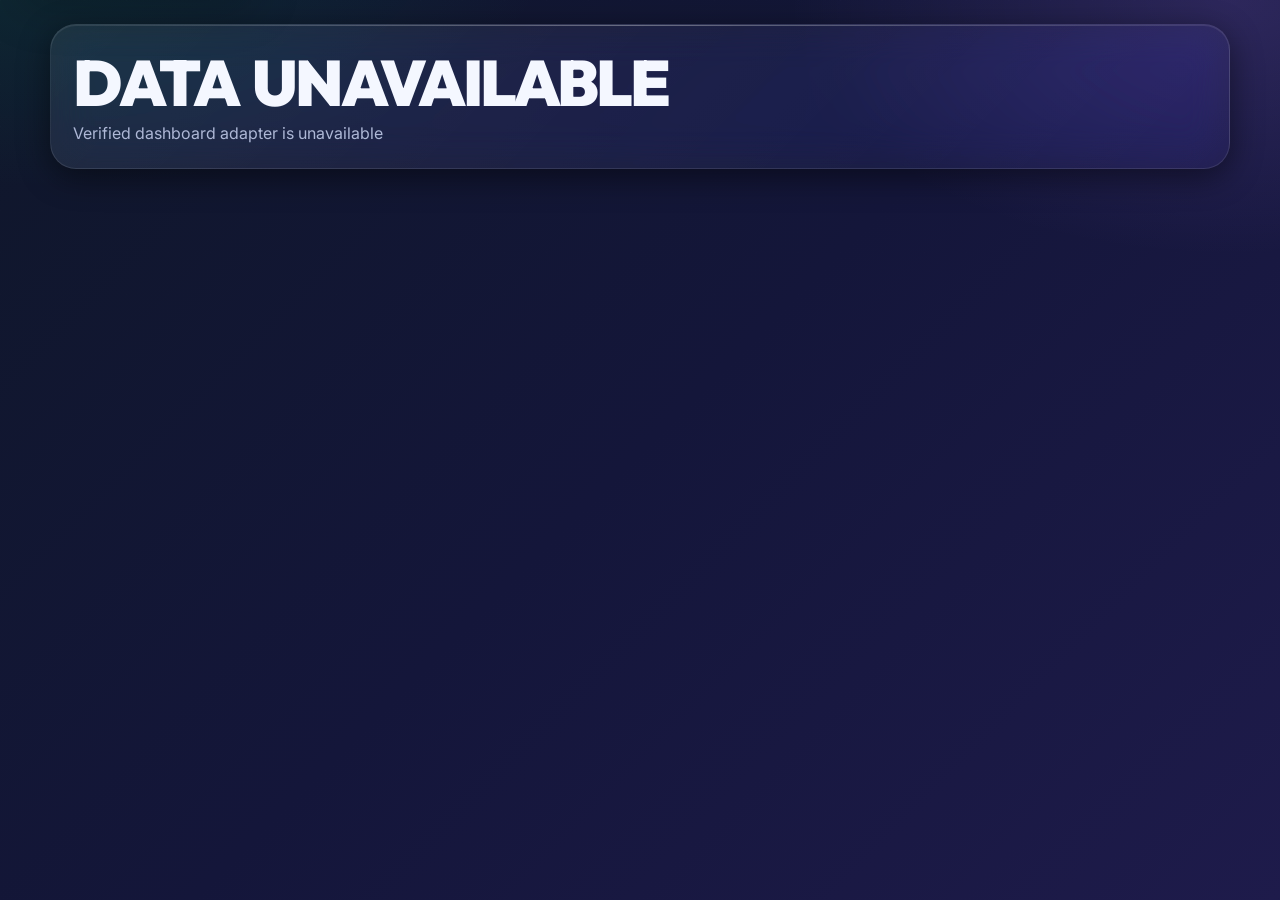
<file: sources.html>
<!doctype html>
<html lang="en">
<head>
  <meta charset="utf-8" />
  <meta name="viewport" content="width=device-width, initial-scale=1" />
  <title>Sources & Coverage · Trading Analyst</title>
  <meta http-equiv="Cache-Control" content="no-cache, no-store, must-revalidate" />
  <link rel="preconnect" href="https://fonts.googleapis.com" />
  <link href="https://fonts.googleapis.com/css2?family=Inter:wght@400;500;600;700;800;900&family=Outfit:wght@500;600;700;800;900&display=swap" rel="stylesheet" />
  <link rel="stylesheet" href="./cockpit.css?v=20260723-source-checklist" />
  <link rel="stylesheet" href="./lovable-exact.css?v=20260723-exact-reference-consolidation" />
</head>
<body class="real-theme" data-page="sources">
  <a class="skip-link" href="#main-content">Skip to dashboard content</a>
  <main class="shell" id="main-content">
    <a class="backlink" href="./index.html">← Trading Analyst · IBKR vs SHADOW</a>
    <section class="topbar">
      <div>
        <div class="eyebrow">SOURCES & COVERAGE · fail-closed</div>
        <h1>Source health, freshness, and gaps</h1>
        <p class="subtitle">Every expected source gets a card. If the backend cannot prove coverage, this page says DATA UNAVAILABLE instead of pretending it is fine.</p>
      </div>
      <div class="status-actions">
        <div class="status-pill" id="generated-at">Loading…</div>
        <button class="refresh-button" id="manual-refresh" type="button">Refresh now</button>
      </div>
    </section>
    <nav class="app-nav" aria-label="Dashboard navigation">
      <a href="./index.html">Overview</a>
      <a href="./real.html">IBKR / REAL</a>
      <a href="./shadow.html">SHADOW</a>
      <a href="./journal.html">Journal</a>
      <a href="./catalyst.html">Catalyst Edge</a>
      <a class="active" href="./sources.html">Sources</a>
      <a href="./execution.html">Execution</a>
    </nav>
    <div id="insight-nav"></div>

    <section class="panel section-gap">
      <div class="panel-header">
        <h2 class="panel-title">Monitor state <span class="info-tip" tabindex="0" role="button" data-help="Freshness and health come from the live backend. If a source has no trusted timestamp or rows, it is marked stale or unavailable.">?</span></h2>
        <div id="freshness" class="status-stack"></div>
      </div>
      <div id="source-summary" class="grid three"></div>
    </section>

    <section class="panel section-gap"><div class="panel-header"><h2 class="panel-title">Live data contract</h2><span class="badge info">generated · source · schema</span></div><div id="data-contract-state"><div class="loading">Loading contract evidence…</div></div></section>
    <section class="panel section-gap"><div class="panel-header"><h2 class="panel-title">Visible warnings</h2><span class="badge warn">no silent failures</span></div><div id="source-warnings"></div></section>
    <section class="panel section-gap"><div class="panel-header"><h2 class="panel-title">Source cards</h2><span class="badge info">expected providers</span></div><div id="source-cards" class="grid three"></div></section>
    <section class="panel section-gap"><div class="panel-header"><h2 class="panel-title">What needs attention</h2><span class="badge warn">action list</span></div><div id="source-actions"></div></section>
    <section class="panel section-gap"><div class="panel-header"><h2 class="panel-title">Coverage completeness</h2><span class="badge info">expected vs observed</span></div><div id="coverage-completeness"></div></section>
    <section class="panel section-gap"><div class="panel-header"><h2 class="panel-title">Observed provider breakdown</h2><span class="badge real">from live rows</span></div><div id="observed-sources"></div></section>
    <section class="panel section-gap"><div class="panel-header"><h2 class="panel-title">Recent source events</h2><span class="badge info">latest 25</span></div><div id="recent-source-events"></div></section>
  </main>
  <script>window.API_BASE = "https://live-agent-dashboard-web-production.up.railway.app";</script>
  <script src="./cockpit-common.js?v=20260723-catalyst-source-trust"></script>
  <script src="./insights.js?v=20260723-source-checklist"></script>
</body>
</html>
</file>
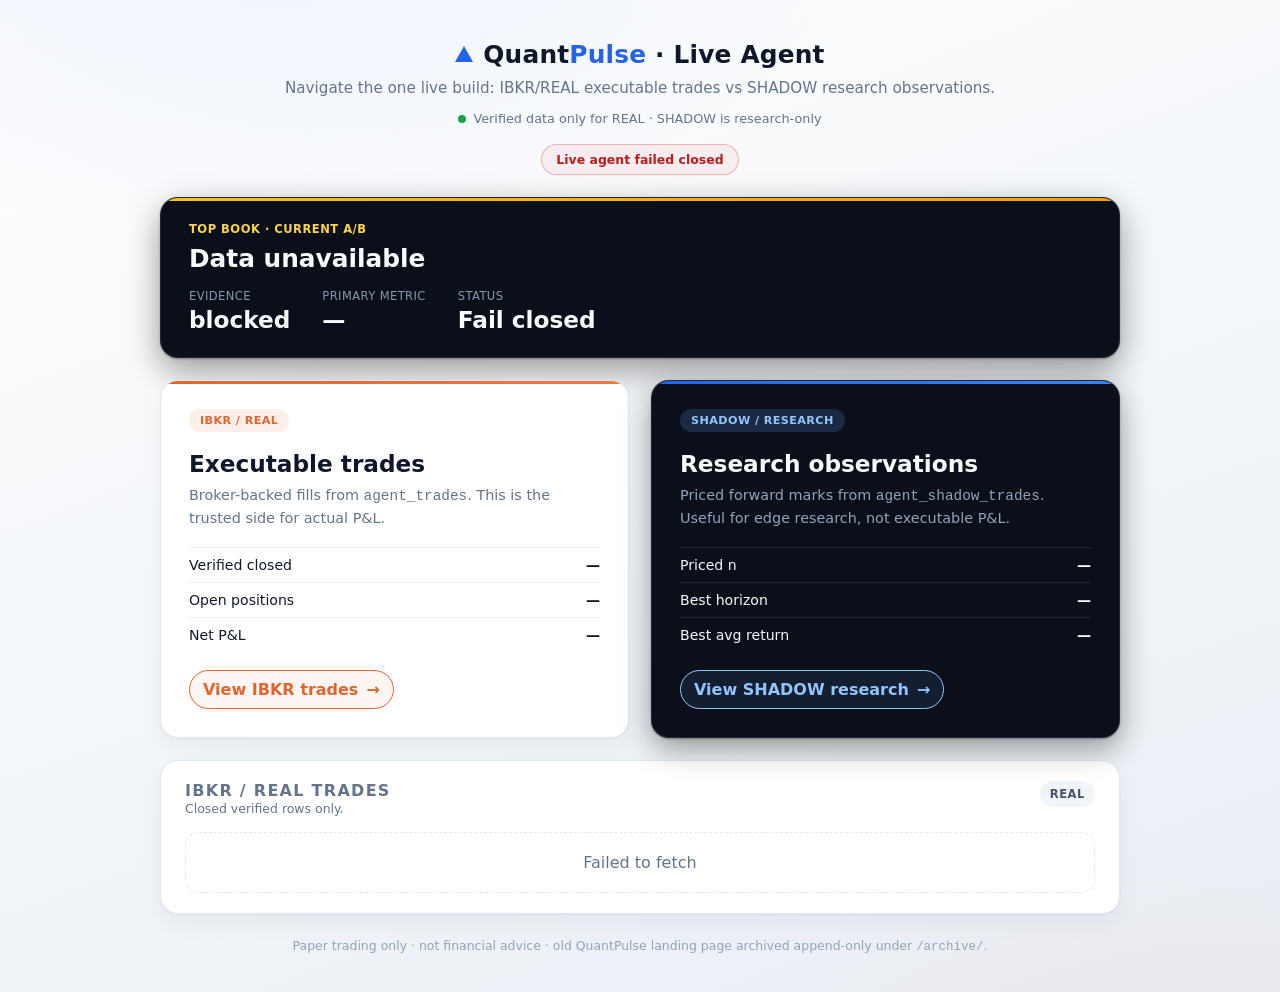
<file: archive/index.launcher-toggle.pre-cockpit.html>
<!doctype html>
<html lang="en">
<head>
  <meta charset="utf-8" />
  <meta name="viewport" content="width=device-width, initial-scale=1" />
  <title>QuantPulse · Live Agent A/B</title>
  <meta http-equiv="Cache-Control" content="no-cache, no-store, must-revalidate">
  <meta http-equiv="Pragma" content="no-cache">
  <meta http-equiv="Expires" content="0">
  <style>
    :root{
      --bg0:#ffffff; --bg1:#f1f5f9; --bg2:#e9eef5; --line:#e2e8f0;
      --txt:#0f172a; --muted:#64748b; --blue:#2563eb; --blue2:#3b82f6;
      --coral:#e0652f; --coral2:#ea7a48; --dark:#0b0f1a; --ok:#16a34a; --down:#dc2626;
    }
    *{box-sizing:border-box;margin:0;padding:0}
    body{
      font-family:Inter,-apple-system,BlinkMacSystemFont,system-ui,sans-serif;
      color:var(--txt);
      background:
        radial-gradient(1100px 560px at 18% -10%, rgba(37,99,235,.08), transparent 60%),
        radial-gradient(900px 480px at 92% 112%, rgba(224,101,47,.07), transparent 55%),
        linear-gradient(160deg,var(--bg0),var(--bg1) 60%,var(--bg2));
      min-height:100vh; padding:40px 24px;
    }
    .shell{width:100%;max-width:960px;margin:0 auto}
    .brand{display:flex;align-items:center;justify-content:center;gap:10px;margin-bottom:8px}
    .mark{width:0;height:0;border-left:9px solid transparent;border-right:9px solid transparent;border-bottom:16px solid var(--blue);transform:translateY(-1px)}
    h1{font-size:1.55rem;font-weight:800;letter-spacing:.2px}
    h1 span{color:var(--blue)}
    .sub{color:var(--muted);font-size:.95rem;text-align:center;line-height:1.45}
    .live{display:flex;align-items:center;justify-content:center;gap:7px;color:var(--muted);font-size:.8rem;margin:12px 0 18px}
    .dot{width:8px;height:8px;border-radius:50%;background:var(--ok);box-shadow:0 0 0 0 rgba(22,163,74,.5);animation:pulse 1.8s infinite}
    @keyframes pulse{0%{box-shadow:0 0 0 0 rgba(22,163,74,.4)}70%{box-shadow:0 0 0 9px rgba(22,163,74,0)}100%{box-shadow:0 0 0 0 rgba(22,163,74,0)}}
    .status{display:inline-flex;align-items:center;gap:8px;font-size:.78rem;font-weight:700;padding:7px 14px;border-radius:999px;margin:0 auto 22px;border:1px solid var(--line);background:#fff;color:var(--muted);box-shadow:0 1px 2px rgba(15,23,42,.04)}
    .status-wrap{text-align:center}
    .status.ok{border-color:rgba(22,163,74,.30);color:#15803d;background:rgba(22,163,74,.06)}
    .status.warn{border-color:rgba(217,119,6,.30);color:#b45309;background:rgba(217,119,6,.06)}
    .status.bad{border-color:rgba(220,38,38,.30);color:#b91c1c;background:rgba(220,38,38,.06)}
    .champ{
      display:block;text-decoration:none;cursor:pointer;
      width:100%;margin-bottom:22px;background:var(--dark);color:#f8fafc;border:1px solid rgba(255,255,255,.10);
      border-radius:18px;padding:24px 28px;box-shadow:0 1px 2px rgba(0,0,0,.3),0 12px 34px rgba(0,0,0,.4);
      position:relative;overflow:hidden;min-height:128px;
      transition:transform .18s ease,border-color .18s ease,box-shadow .18s ease;
    }
    .champ > *{pointer-events:none}
    .champ::before{content:"";position:absolute;inset:0 0 auto 0;height:3px;background:linear-gradient(90deg,#fbbf24,#f59e0b)}
    .champ:hover{transform:translateY(-4px);border-color:rgba(251,191,36,.45);box-shadow:0 1px 2px rgba(0,0,0,.3),0 18px 44px rgba(0,0,0,.46)}
    .champ:focus-visible{outline:3px solid rgba(251,191,36,.35);outline-offset:4px}
    .champ-label{font-size:.72rem;font-weight:800;letter-spacing:.5px;text-transform:uppercase;color:#fcd34d;margin-bottom:8px}
    .champ-name{font-size:1.55rem;font-weight:800;margin-bottom:14px;line-height:1.25}
    .champ-stats{display:flex;gap:32px;flex-wrap:wrap}
    .cap{display:block;font-size:.72rem;text-transform:uppercase;letter-spacing:.4px;color:#8a96ad;margin-bottom:3px}
    .val{font-size:1.45rem;font-weight:800;font-variant-numeric:tabular-nums}
    .up{color:#34d399}.down{color:#f87171}.flat{color:#cbd5e1}
    .cards{display:grid;grid-template-columns:1fr 1fr;gap:22px;margin-bottom:22px}
    .card{
      display:block;position:relative;overflow:hidden;background:#fff;border:1px solid var(--line);border-radius:18px;padding:28px;
      text-decoration:none;color:inherit;box-shadow:0 1px 2px rgba(15,23,42,.04),0 8px 24px rgba(15,23,42,.05);
      transition:transform .18s ease,border-color .18s ease,box-shadow .18s ease;cursor:pointer;min-height:245px;
      touch-action:manipulation;user-select:none;
    }
    .card > *{pointer-events:none}
    .card::before{content:"";position:absolute;inset:0 0 auto 0;height:3px;background:linear-gradient(90deg,var(--coral),var(--coral2))}
    .card.dark{background:var(--dark);border-color:rgba(255,255,255,.10);color:#f8fafc;box-shadow:0 1px 2px rgba(0,0,0,.3),0 10px 30px rgba(0,0,0,.4)}
    .card.dark::before{background:linear-gradient(90deg,var(--blue),var(--blue2))}
    .card:hover{transform:translateY(-5px);border-color:#c7d6ee;box-shadow:0 2px 4px rgba(15,23,42,.05),0 16px 40px rgba(37,99,235,.14)}
    .card.dark:hover{border-color:rgba(96,165,250,.55);box-shadow:0 2px 4px rgba(0,0,0,.3),0 18px 44px rgba(37,99,235,.32)}
    .card:focus-visible{outline:3px solid rgba(37,99,235,.35);outline-offset:4px}
    .card[aria-disabled="true"]{cursor:wait;opacity:.88}
    .card.active{border-color:rgba(224,101,47,.75);box-shadow:0 2px 4px rgba(15,23,42,.05),0 16px 40px rgba(224,101,47,.16)}
    .card.dark.active{border-color:rgba(96,165,250,.80);box-shadow:0 2px 4px rgba(0,0,0,.3),0 18px 44px rgba(37,99,235,.36)}
    .pill{display:inline-block;font-size:.7rem;font-weight:800;letter-spacing:.4px;text-transform:uppercase;padding:5px 11px;border-radius:999px;margin-bottom:18px;background:rgba(224,101,47,.10);color:var(--coral)}
    .card.dark .pill{background:rgba(96,165,250,.18);color:#93c5fd}
    .card h2{font-size:1.45rem;font-weight:800;margin-bottom:8px}
    .card p{color:var(--muted);font-size:.9rem;line-height:1.5;margin-bottom:18px}
    .card.dark p{color:#94a3b8}
    .metric-line{display:flex;justify-content:space-between;gap:14px;padding:9px 0;border-top:1px solid rgba(148,163,184,.16);font-size:.88rem}
    .metric-line strong{font-variant-numeric:tabular-nums}
    .go{
      display:inline-flex;align-items:center;gap:8px;margin-top:18px;font:inherit;font-weight:800;color:var(--coral);
      border:1px solid currentColor;border-radius:999px;background:rgba(224,101,47,.06);padding:9px 13px;cursor:pointer;
    }
    .card.dark .go{color:#93c5fd}
    .card.dark .go{background:rgba(96,165,250,.10)}
    .detail{background:#fff;border:1px solid var(--line);border-radius:18px;padding:20px 24px;box-shadow:0 1px 2px rgba(15,23,42,.04),0 8px 24px rgba(15,23,42,.05)}
    .detail-head{display:flex;justify-content:space-between;gap:12px;align-items:flex-start;margin-bottom:14px}
    .detail h3{font-size:1rem;text-transform:uppercase;letter-spacing:.08em;color:var(--muted)}
    .badge{font-size:.72rem;font-weight:800;text-transform:uppercase;letter-spacing:.05em;border-radius:999px;padding:6px 10px;background:#f1f5f9;color:#475569}
    table{width:100%;border-collapse:collapse;font-size:.86rem}
    th{text-align:left;color:var(--muted);font-size:.72rem;text-transform:uppercase;letter-spacing:.08em;padding:10px 8px;border-bottom:1px solid var(--line)}
    td{padding:10px 8px;border-bottom:1px solid #eef2f7;vertical-align:top}
    tr:last-child td{border-bottom:0}
    .mono{font-variant-numeric:tabular-nums}
    .small{font-size:.78rem;color:var(--muted);line-height:1.4}
    .empty{color:var(--muted);padding:20px;text-align:center;border:1px dashed var(--line);border-radius:14px}
    footer{margin-top:24px;color:#94a3b8;font-size:.78rem;text-align:center}
    @media(max-width:760px){
      body{padding:22px 14px}.cards{grid-template-columns:1fr}.champ{padding:20px 18px}.champ-stats{gap:16px}.val{font-size:1.15rem}
      .detail{padding:16px 12px;overflow-x:auto}.card{min-height:0}
    }
  </style>
</head>
<body>
  <main class="shell">
    <div class="brand"><div class="mark"></div><h1>Quant<span>Pulse</span> · Live Agent</h1></div>
    <p class="sub">Navigate the one live build: IBKR/REAL executable trades vs SHADOW research observations.</p>
    <div class="live"><span class="dot"></span> Verified data only for REAL · SHADOW is research-only</div>
    <div class="status-wrap"><div class="status" id="siteStatus">Loading live agent…</div></div>

    <a class="champ" id="topCard" href="#ibkr" aria-controls="detail" data-pane="real" data-target-hash="#ibkr" aria-label="Open current top book">
      <div class="champ-label">Top book · current A/B</div>
      <div class="champ-name" id="topName">Loading top book…</div>
      <div class="champ-stats">
        <div><span class="cap">Evidence</span><span class="val" id="topEvidence">—</span></div>
        <div><span class="cap">Primary metric</span><span class="val" id="topMetric">—</span></div>
        <div><span class="cap">Status</span><span class="val" id="topStatus">—</span></div>
      </div>
    </a>

    <section class="cards">
      <a class="card" id="realCard" href="#ibkr" role="button" tabindex="0" aria-controls="detail" aria-current="true" data-pane="real" data-target-hash="#ibkr" aria-label="Open IBKR real executable trades" title="Open IBKR / REAL trades" onclick="return activateCard('real', event)">
        <span class="pill">IBKR / REAL</span>
        <h2>Executable trades</h2>
        <p>Broker-backed fills from <code>agent_trades</code>. This is the trusted side for actual P&L.</p>
        <div class="metric-line"><span>Verified closed</span><strong id="realN">—</strong></div>
        <div class="metric-line"><span>Open positions</span><strong id="realOpen">—</strong></div>
        <div class="metric-line"><span>Net P&L</span><strong id="realNet">—</strong></div>
        <span class="go">View IBKR trades <span>→</span></span>
      </a>

      <a class="card dark" id="shadowCard" href="#shadow" role="button" tabindex="0" aria-controls="detail" aria-current="false" data-pane="shadow" data-target-hash="#shadow" aria-label="Open SHADOW research observations" title="Open SHADOW research observations" onclick="return activateCard('shadow', event)">
        <span class="pill">SHADOW / RESEARCH</span>
        <h2>Research observations</h2>
        <p>Priced forward marks from <code>agent_shadow_trades</code>. Useful for edge research, not executable P&L.</p>
        <div class="metric-line"><span>Priced n</span><strong id="shadowN">—</strong></div>
        <div class="metric-line"><span>Best horizon</span><strong id="shadowHorizon">—</strong></div>
        <div class="metric-line"><span>Best avg return</span><strong id="shadowReturn">—</strong></div>
        <span class="go">View SHADOW research <span>→</span></span>
      </a>
    </section>

    <section class="detail" id="detail">
      <div class="detail-head">
        <div>
          <h3 id="detailTitle">IBKR / REAL trades</h3>
          <p class="small" id="detailSub">Closed verified rows only.</p>
        </div>
        <span class="badge" id="detailBadge">REAL</span>
      </div>
      <div id="detailBody"><div class="empty">Loading…</div></div>
    </section>

    <footer>
      Paper trading only · not financial advice · old QuantPulse landing page archived append-only under <code>/archive/</code>.
    </footer>
  </main>

<script>
const API_BASE = "https://news-trading-system-production-b13f.up.railway.app";
let DATA = null;
let ACTIVE = "real";

const $ = (id) => document.getElementById(id);
const money = (v) => new Intl.NumberFormat("en-US", { style:"currency", currency:"USD" }).format(Number(v || 0));
const num = (v) => new Intl.NumberFormat("en-US").format(Number(v || 0));
const pct = (v) => `${Number(v || 0).toFixed(3)}%`;
const cls = (v) => Number(v || 0) > 0 ? "up" : Number(v || 0) < 0 ? "down" : "flat";
function esc(v){return String(v ?? "—").replaceAll("&","&amp;").replaceAll("<","&lt;").replaceAll(">","&gt;").replaceAll('"',"&quot;").replaceAll("'","&#039;");}
function when(v){if(!v)return"—"; try{return new Date(v).toLocaleString();}catch{return esc(v);}}
async function getJson(path){
  const r = await fetch(API_BASE + path, { cache:"no-store" });
  const d = await r.json().catch(() => ({}));
  if(!r.ok) throw new Error(d.error || d.detail || `HTTP ${r.status}`);
  return d;
}
function setClassText(id, value, klass){
  const el = $(id); el.textContent = value; el.className = "val " + klass;
}
function bestShadow(){
  const ladder = DATA?.shadow?.horizon_ladder || [];
  if(!ladder.length) return null;
  return ladder.slice().sort((a,b)=>Number(b.avg_direction_adjusted_return_pct||0)-Number(a.avg_direction_adjusted_return_pct||0))[0];
}
function renderTop(){
  const real = DATA.real || {};
  const shadow = DATA.shadow || {};
  const realN = Number(real.n || 0);
  const realNet = Number(real.net_pnl || 0);
  const sh = bestShadow();
  const shadowAvg = sh ? Number(sh.avg_direction_adjusted_return_pct || 0) : 0;
  const topCard = $("topCard");
  let topPane = "real";

  if(realN > 0 && realNet > 0){
    $("topName").textContent = "IBKR / REAL is top book";
    $("topEvidence").textContent = `verified n=${num(realN)}`;
    setClassText("topMetric", money(realNet), cls(realNet));
    $("topStatus").textContent = "Executable";
    $("topStatus").className = "val up";
  } else if(sh && shadowAvg > 0){
    topPane = "shadow";
    $("topName").textContent = "SHADOW is top research book";
    $("topEvidence").textContent = `priced n=${num(shadow.priced_n)}`;
    setClassText("topMetric", `${esc(sh.horizon)} ${pct(shadowAvg)}`, cls(shadowAvg));
    $("topStatus").textContent = "Research only";
    $("topStatus").className = "val flat";
  } else if(realN > 0) {
    $("topName").textContent = "IBKR / REAL has the cleanest evidence";
    $("topEvidence").textContent = `verified n=${num(realN)}`;
    setClassText("topMetric", money(realNet), cls(realNet));
    $("topStatus").textContent = "Executable";
    $("topStatus").className = "val flat";
  } else {
    $("topName").textContent = "Waiting for a top book";
    $("topEvidence").textContent = "no winner yet";
    $("topMetric").textContent = "—";
    $("topStatus").textContent = "Collecting";
  }
  topCard.dataset.pane = topPane;
  topCard.dataset.targetHash = hashForPane(topPane);
  topCard.href = hashForPane(topPane);
  topCard.setAttribute("aria-label", `Open ${topPane === "shadow" ? "SHADOW research" : "IBKR real trades"} top book`);
}
function renderCards(){
  const real = DATA.real || {};
  const shadow = DATA.shadow || {};
  const sh = bestShadow();
  $("realN").textContent = num(real.n);
  $("realOpen").textContent = num(real.open_n);
  $("realNet").textContent = money(real.net_pnl);
  $("realNet").className = cls(real.net_pnl);
  $("shadowN").textContent = num(shadow.priced_n);
  $("shadowHorizon").textContent = sh ? sh.horizon : "—";
  $("shadowReturn").textContent = sh ? pct(sh.avg_direction_adjusted_return_pct) : "—";
  $("shadowReturn").className = sh ? cls(sh.avg_direction_adjusted_return_pct) : "";
}
function tradeTable(rows){
  if(!rows.length) return `<div class="empty">No verified REAL closed trades yet.</div>`;
  return `<table><thead><tr><th>Symbol</th><th>Dir</th><th>Exit</th><th>Net</th><th>Catalyst</th></tr></thead><tbody>${rows.map(r=>`
    <tr>
      <td><strong>${esc(r.symbol)}</strong><div class="small">${esc(r.rule_id)}</div></td>
      <td>${esc(r.direction)}</td>
      <td>${esc(r.exit_reason)}<div class="small">${when(r.exit_ts)}</div></td>
      <td class="mono ${cls(r._net_pnl)}">${money(r._net_pnl)}</td>
      <td>${esc(r.catalyst_type)}<div class="small">${esc(r.headline)}</div></td>
    </tr>`).join("")}</tbody></table>`;
}
function shadowTable(rows){
  if(!rows.length) return `<div class="empty">No priced SHADOW observations yet.</div>`;
  return `<table><thead><tr><th>Symbol</th><th>Dir</th><th>Catalyst</th><th>Rule</th><th>Marks</th></tr></thead><tbody>${rows.map(r=>`
    <tr>
      <td><strong>${esc(r.symbol)}</strong><div class="small">${esc(r.source_provider)}</div></td>
      <td>${esc(r.direction)}</td>
      <td>${esc(r.catalyst_type)}<div class="small">${esc(r.headline)}</div></td>
      <td>${esc(r.rule_id)}</td>
      <td class="mono">5m ${esc(r.price_5m)} · 15m ${esc(r.price_15m)} · 1h ${esc(r.price_1h)} · EOD ${esc(r.price_eod)}</td>
    </tr>`).join("")}</tbody></table>`;
}
function hashForPane(which){
  return which === "shadow" ? "#shadow" : "#ibkr";
}
function setHashForPane(which){
  const targetHash = hashForPane(which);
  if(location.hash !== targetHash) history.pushState(null, "", targetHash);
}
function paneFromHash(){
  return location.hash === "#shadow" ? "shadow" : "real";
}
function cardFromEvent(event){
  const direct = event?.currentTarget?.dataset?.pane ? event.currentTarget : null;
  if(direct) return direct;
  const target = event?.target?.nodeType === 1 ? event.target : event?.target?.parentElement;
  return target?.closest?.("[data-pane][data-target-hash]") || null;
}
function showPane(which, shouldScroll=false, shouldPushHash=false){
  which = which === "shadow" ? "shadow" : "real";
  ACTIVE = which;
  $("realCard").classList.toggle("active", which === "real");
  $("shadowCard").classList.toggle("active", which === "shadow");
  $("realCard").setAttribute("aria-current", which === "real" ? "true" : "false");
  $("shadowCard").setAttribute("aria-current", which === "shadow" ? "true" : "false");
  if(which === "real"){
    $("detailTitle").textContent = "IBKR / REAL trades";
    $("detailSub").textContent = "Executable broker-backed rows from agent_trades. Verified closed rows are trusted; open rows are still live.";
    $("detailBadge").textContent = "REAL";
    $("detailBody").innerHTML = DATA ? tradeTable(DATA.real?.recent_closed || []) : `<div class="empty">Loading IBKR trades…</div>`;
  } else {
    $("detailTitle").textContent = "SHADOW / RESEARCH observations";
    $("detailSub").textContent = "Priced forward marks from agent_shadow_trades. Research only — not executable P&L.";
    $("detailBadge").textContent = "SHADOW";
    $("detailBody").innerHTML = DATA ? shadowTable(DATA.shadow?.recent_priced || []) : `<div class="empty">Loading SHADOW research…</div>`;
  }
  if(shouldPushHash) setHashForPane(which);
  if(shouldScroll) $("detail").scrollIntoView({behavior:"smooth", block:"start"});
}
function setStatus(kind, text){
  $("siteStatus").className = "status " + kind;
  $("siteStatus").textContent = text;
}
async function load(){
  try{
    DATA = await getJson("/api/live-agent/dashboard");
    renderTop();
    renderCards();
    showPane(location.hash ? paneFromHash() : ACTIVE);
    setStatus("ok", `Live · REAL n=${num(DATA.real?.n)} · SHADOW priced n=${num(DATA.shadow?.priced_n)}`);
  }catch(e){
    setStatus("bad", "Live agent failed closed");
    $("topName").textContent = "Data unavailable";
    $("topEvidence").textContent = "blocked";
    $("topMetric").textContent = "—";
    $("topStatus").textContent = "Fail closed";
    $("detailBody").innerHTML = `<div class="empty">${esc(e.message)}</div>`;
  }
}
window.addEventListener("hashchange", () => showPane(paneFromHash(), true, false));
function activateCard(cardOrPane, event){
  if(event){
    event.preventDefault();
    event.stopPropagation();
  }
  const card = typeof cardOrPane === "string" ? null : cardOrPane;
  const pane = typeof cardOrPane === "string" ? cardOrPane : card?.dataset?.pane;
  if(!pane) return false;
  showPane(pane, true, true);
  return false;
}
["topCard","realCard","shadowCard"].forEach((id) => {
  const card = $(id);
  card.addEventListener("click", (event) => {
    activateCard(card, event);
  });
  card.addEventListener("keydown", (event) => {
    if(event.key !== "Enter" && event.key !== " ") return;
    activateCard(card, event);
  });
});
load();
setInterval(load, 30000);
</script>
</body>
</html>
</file>
<file: cockpit.css>
/* Shared cockpit styles — IBKR/REAL and SHADOW/RESEARCH. Mobile-safe. */
:root {
  --bg: #07111f;
  --panel: rgba(12, 26, 43, 0.84);
  --panel-2: rgba(16, 31, 51, 0.76);
  --border: rgba(148, 163, 184, 0.18);
  --border-strong: rgba(226, 232, 240, 0.28);
  --text: #edf5ff;
  --muted: #9fb0c7;
  --green: #35d399;
  --red: #fb7185;
  --amber: #fbbf24;
  --blue: #60a5fa;
  --violet: #c4b5fd;
  --shadow: rgba(0, 0, 0, 0.35);
  --glass: rgba(255, 255, 255, 0.055);
  --glass-2: rgba(255, 255, 255, 0.085);
}
* { box-sizing: border-box; }
.skip-link {
  position: fixed;
  left: 16px;
  top: 12px;
  z-index: 9999;
  transform: translateY(-150%);
  border: 2px solid rgba(255,255,255,.72);
  border-radius: 999px;
  background: #ffffff;
  color: #0b1024;
  padding: 10px 14px;
  font-weight: 950;
  text-decoration: none;
  box-shadow: 0 18px 48px rgba(0,0,0,.22);
}
.skip-link:focus,
.skip-link:focus-visible {
  transform: translateY(0);
  outline: 3px solid rgba(96,165,250,.55);
  outline-offset: 3px;
}
body {
  margin: 0;
  min-height: 100vh;
  font-family: Inter, system-ui, -apple-system, BlinkMacSystemFont, "Segoe UI", sans-serif;
  background:
    radial-gradient(900px 520px at 6% -8%, rgba(96, 165, 250, 0.22), transparent 60%),
    radial-gradient(820px 480px at 96% 0%, rgba(53, 211, 153, 0.12), transparent 58%),
    radial-gradient(700px 520px at 50% 118%, rgba(124, 58, 237, 0.14), transparent 60%),
    var(--bg);
  color: var(--text);
}
body.real-theme {
  --bg: #0f172a;
  --panel: oklch(0.24 0.05 268 / 55%);
  --panel-2: oklch(0.30 0.05 265 / 62%);
  --border: oklch(0.95 0.05 250 / 12%);
  --border-strong: oklch(1 0 0 / 14%);
  --text: oklch(0.97 0.01 250);
  --muted: oklch(0.72 0.03 255);
  --green: oklch(0.74 0.17 160);
  --red: oklch(0.66 0.24 14);
  --amber: oklch(0.84 0.16 85);
  --blue: oklch(0.82 0.13 210);
  --violet: oklch(0.70 0.20 295);
  --shadow: oklch(0.05 0.02 270 / 50%);
  background: linear-gradient(135deg, #0f172a 0%, #14163a 50%, #1e1b4b 100%);
  background-attachment: fixed;
  font-family: "Inter", "Outfit", system-ui, sans-serif;
}
body.real-theme::before {
  background:
    radial-gradient(820px 420px at 4% -8%, oklch(0.74 0.17 160 / 0.12), transparent 62%),
    radial-gradient(760px 440px at 96% 0%, oklch(0.70 0.20 295 / 0.16), transparent 58%),
    linear-gradient(rgba(255,255,255,.025) 1px, transparent 1px),
    linear-gradient(90deg, rgba(255,255,255,.018) 1px, transparent 1px);
  background-size: auto, auto, 42px 42px, 42px 42px;
  mask-image: linear-gradient(to bottom, rgba(0,0,0,.75), transparent 74%);
}
body.real-theme h1,
body.real-theme h2,
body.real-theme h3,
body.real-theme h4,
body.real-theme .panel-title {
  font-family: "Outfit", "Inter", system-ui, sans-serif;
  letter-spacing: -0.02em;
}
body.real-theme .panel,
body.real-theme .hero-card,
body.real-theme .metric,
body.real-theme .rule-card,
body.real-theme .ladder-card,
body.real-theme .decision-card,
body.real-theme .gauge,
body.real-theme .filter-pill {
  background: linear-gradient(135deg, oklch(1 0 0 / 8%), oklch(1 0 0 / 2%));
  border-color: oklch(1 0 0 / 10%);
  box-shadow: 0 8px 32px oklch(0.05 0.02 270 / 50%), inset 0 1px 0 oklch(1 0 0 / 8%);
  backdrop-filter: blur(20px) saturate(140%);
}
body.real-theme .hero-card.primary {
  background: linear-gradient(135deg, oklch(0.74 0.17 160 / 0.22), oklch(0.82 0.13 210 / 0.10) 50%, oklch(0.24 0.05 268 / 74%));
  border-color: oklch(0.74 0.17 160 / 30%);
  box-shadow: 0 0 24px oklch(0.74 0.17 160 / 20%), 0 8px 32px oklch(0.05 0.02 270 / 50%);
}
body.real-theme .status-pill,
body.real-theme .badge.real {
  background: oklch(0.74 0.17 160 / 14%);
  color: var(--green);
}
body.real-theme .badge.warn {
  background: oklch(0.84 0.16 85 / 14%);
  color: oklch(0.90 0.14 85);
}
body.real-theme .filter-pill.real.active {
  background: oklch(0.74 0.17 160 / 16%);
  border-color: oklch(0.74 0.17 160 / 45%);
  color: oklch(0.90 0.08 160);
}
body.real-theme .bar-fill.real,
body.real-theme .bar-fill.pos {
  background: linear-gradient(135deg, oklch(0.74 0.17 160), oklch(0.62 0.18 175));
}
body.real-theme .bar-fill.neg {
  background: linear-gradient(135deg, oklch(0.66 0.24 14), oklch(0.55 0.26 350));
}
body.real-theme .positive { color: var(--green); }
body.real-theme .negative { color: oklch(0.74 0.16 14); }
body.shadow-theme {
  background:
    radial-gradient(820px 460px at 12% -8%, rgba(196,181,253,.22), transparent 60%),
    radial-gradient(760px 420px at 92% 2%, rgba(251,191,36,.15), transparent 58%),
    radial-gradient(680px 520px at 50% 116%, rgba(96,165,250,.12), transparent 60%),
    linear-gradient(135deg, #090b18 0%, #11162a 50%, #17112b 100%);
  background-attachment: fixed;
  background-size: auto;
  --panel: rgba(14, 21, 38, 0.86);
  --panel-2: rgba(22, 31, 54, 0.74);
  --border: rgba(226, 232, 240, 0.13);
  --border-strong: rgba(226, 232, 240, 0.22);
  --text: #f4f0ff;
  --muted: #a9a6bf;
  --green: #61dba1;
  --red: #ff7a91;
  --amber: #f7c948;
  --blue: #85b9ff;
  --violet: #c4b5fd;
  --shadow: rgba(0,0,0,0.42);
  font-family: "Spline Sans", "Inter", system-ui, sans-serif;
  color: var(--text);
}
body.shadow-theme::before {
  background:
    linear-gradient(rgba(255,255,255,.032) 1px, transparent 1px),
    linear-gradient(90deg, rgba(255,255,255,.024) 1px, transparent 1px);
  background-size: 46px 46px;
  mask-image: linear-gradient(to bottom, rgba(0,0,0,.72), transparent 76%);
}
.shadow-theme h1,
.shadow-theme h2,
.shadow-theme h3,
.shadow-theme h4,
.shadow-theme .panel-title {
  font-family: "Fraunces", Georgia, serif;
  letter-spacing: -0.03em;
}
.shadow-theme .backlink {
  color: #cbc4f6;
  border: 1px solid rgba(255,255,255,.09);
  background: rgba(255,255,255,.055);
  border-radius: 999px;
  padding: 9px 12px;
  box-shadow: 0 12px 30px rgba(0,0,0,.22);
}
.shadow-theme .backlink:hover { color: #ffffff; }
.shadow-theme .eyebrow { color: #f7d06f; }
.shadow-theme .subtitle,
.shadow-theme .small,
.shadow-theme .footer,
.shadow-theme .metric-sub,
.shadow-theme .filter-copy,
.shadow-theme .gauge-title,
.shadow-theme .bar-value,
.shadow-theme .bar-label { color: var(--muted); }
.shadow-theme .status-pill {
  background: rgba(255,255,255,.07);
  border-color: rgba(255,255,255,.12);
  color: var(--muted);
  box-shadow: 0 14px 32px rgba(0,0,0,.24);
  backdrop-filter: blur(16px);
}
.shadow-theme .status-pill strong { color: var(--text); }
.shadow-theme .status-pill.ok { border-color: rgba(97,219,161,.34); color: #b8f7d8; }
.shadow-theme .status-pill.bad { border-color: rgba(255,122,145,.40); color: #ffd0d9; }
.shadow-theme .panel,
.shadow-theme .hero-card,
.shadow-theme .metric,
.shadow-theme .rule-card,
.shadow-theme .ladder-card,
.shadow-theme .decision-card,
.shadow-theme .gauge,
.shadow-theme .custom-scenario,
.shadow-theme .filter-pill {
  background:
    linear-gradient(180deg, rgba(255,255,255,.074), rgba(255,255,255,.028)),
    rgba(13,20,37,.84);
  border-color: rgba(255,255,255,.11);
  box-shadow: 0 22px 70px rgba(0,0,0,.34), inset 0 1px 0 rgba(255,255,255,.06);
  backdrop-filter: blur(18px) saturate(130%);
}
.shadow-theme .panel::before { background: linear-gradient(90deg, transparent, rgba(255,255,255,.28), transparent); }
.shadow-theme .hero-card.primary {
  background:
    linear-gradient(135deg, rgba(196,181,253,.22), rgba(247,201,72,.13) 48%, rgba(13,20,37,.92));
  border-color: rgba(196,181,253,.30);
  box-shadow: 0 0 24px rgba(196,181,253,.18), 0 22px 70px rgba(0,0,0,.34);
}
.shadow-theme .metric-label,
.shadow-theme .cap,
.shadow-theme th,
.shadow-theme .n-tag {
  color: #a9a6bf;
}
.shadow-theme .metric-value,
.shadow-theme .decision-title,
.shadow-theme .rc-name,
.shadow-theme .ladder-top,
.shadow-theme .gauge-center { color: var(--text); fill: var(--text); }
.shadow-theme .badge.shadow,
.shadow-theme .filter-pill.active {
  background: rgba(196,181,253,.17);
  color: #e7ddff;
  border-color: rgba(196,181,253,.34);
}
.shadow-theme .badge.warn,
.shadow-theme .chip.warn {
  background: rgba(247,201,72,.15);
  color: #ffe9a8;
  border-color: rgba(247,201,72,.28);
}
.shadow-theme .filter-pill:hover {
  background: rgba(255,255,255,.095);
  border-color: rgba(196,181,253,.36);
  color: var(--text);
}
.shadow-theme .filter-pill .pill-count,
.shadow-theme .chip,
.shadow-theme .n-tag {
  background: rgba(255,255,255,.08);
  border-color: rgba(255,255,255,.12);
}
.shadow-theme .custom-scenario input {
  background: rgba(255,255,255,.08);
  color: var(--text);
  border-color: rgba(255,255,255,.14);
}
.shadow-theme .chart-wrap,
.shadow-theme .table-scroll,
.shadow-theme .empty {
  background: rgba(4,10,22,.42);
  border-color: rgba(255,255,255,.09);
  color: var(--muted);
}
.shadow-theme th { background: rgba(255,255,255,.045); color: #c6c1da; }
.shadow-theme td { background: rgba(255,255,255,.038); }
.shadow-theme tbody tr:hover td { background: rgba(196,181,253,.075); }
.shadow-theme .bar-track { background: rgba(255,255,255,.11); }
.shadow-theme .bar-fill.shadow { background: linear-gradient(90deg, #c4b5fd, #8b5cf6); }
.shadow-theme .bar-fill.neg { background: linear-gradient(90deg, #ff7a91, #f7c948); }
.shadow-theme .positive { color: #b8f7d8; }
.shadow-theme .negative { color: #ffbdc8; }
.shadow-theme .muted { color: var(--muted); }
.shadow-theme code {
  background: rgba(255,255,255,.08);
  border: 1px solid rgba(255,255,255,.12);
  border-radius: 7px;
  padding: 1px 5px;
  color: #ede9fe;
}
body::before {
  content: "";
  position: fixed;
  inset: 0;
  pointer-events: none;
  background:
    linear-gradient(rgba(255,255,255,.025) 1px, transparent 1px),
    linear-gradient(90deg, rgba(255,255,255,.018) 1px, transparent 1px);
  background-size: 42px 42px;
  mask-image: linear-gradient(to bottom, rgba(0,0,0,.65), transparent 72%);
}
a { color: var(--blue); }
.shell { width: min(1320px, calc(100vw - 28px)); margin: 0 auto; padding: 28px 0 64px; }
.topbar {
  display: grid;
  grid-template-columns: minmax(0, 1fr) auto;
  align-items: flex-start;
  gap: 18px;
  margin-bottom: 18px;
  padding: 6px 2px 10px;
}
.eyebrow { color: var(--green); font-size: 12px; font-weight: 800; letter-spacing: 0.14em; text-transform: uppercase; }
.shadow-theme .eyebrow { color: var(--violet); }
h1 { margin: 6px 0 8px; font-size: clamp(34px, 5vw, 66px); line-height: .94; letter-spacing: -.065em; max-width: 930px; }
.subtitle { color: var(--muted); max-width: 820px; line-height: 1.55; margin: 0; }
.backlink { display: inline-flex; align-items: center; gap: 6px; text-decoration: none; color: var(--muted); font-weight: 700; font-size: 13px; margin-bottom: 10px; }
.backlink:hover { color: var(--text); }
.status-pill {
  border: 1px solid var(--border);
  background: rgba(12, 26, 43, 0.78);
  backdrop-filter: blur(18px) saturate(140%);
  border-radius: 999px;
  padding: 11px 16px;
  color: var(--muted);
  white-space: nowrap;
  box-shadow: 0 12px 30px var(--shadow), inset 0 1px 0 rgba(255,255,255,.06);
}
.status-pill strong { color: var(--text); }
.status-pill.ok { border-color: rgba(53,211,153,.35); color: #a7f3d0; }
.status-pill.bad { border-color: rgba(251,113,133,.4); color: #fecdd3; }

.notice { border: 1px solid rgba(251, 191, 36, 0.28); background: rgba(251, 191, 36, 0.08); color: #fde68a; border-radius: 16px; padding: 14px 16px; margin: 14px 0; display: none; }
.notice.show { display: block; }
.research-banner { border: 1px solid rgba(196,181,253,.4); background: rgba(196,181,253,.10); color: #ede9fe; border-radius: 14px; padding: 12px 16px; margin: 0 0 16px; font-weight: 700; letter-spacing: .04em; display: flex; gap: 10px; align-items: center; flex-wrap: wrap; }

.grid { display: grid; gap: 16px; }
.grid.two { grid-template-columns: 1.15fr 0.85fr; }
.grid.three { grid-template-columns: repeat(3, 1fr); }
.grid.four { grid-template-columns: repeat(4, 1fr); }
.grid.five { grid-template-columns: repeat(5, 1fr); }
@media (max-width: 980px) { .grid.two, .grid.three, .grid.four, .grid.five { grid-template-columns: 1fr; } .topbar { grid-template-columns: 1fr; } }

.panel {
  position: relative;
  background:
    linear-gradient(180deg, rgba(255,255,255,0.065), rgba(255,255,255,0.028)),
    linear-gradient(180deg, rgba(16, 31, 51, 0.92), rgba(12, 26, 43, 0.92));
  border: 1px solid var(--border);
  border-radius: 28px;
  padding: 22px;
  box-shadow: 0 22px 70px rgba(0,0,0,.36), inset 0 1px 0 rgba(255,255,255,.06);
  backdrop-filter: blur(18px);
  overflow: hidden;
}
.panel::before {
  content: "";
  position: absolute;
  inset: 0 0 auto 0;
  height: 1px;
  background: linear-gradient(90deg, transparent, rgba(255,255,255,.28), transparent);
}
.panel-header { display: flex; align-items: flex-start; justify-content: space-between; gap: 16px; margin-bottom: 16px; }
.panel-title { margin: 0; font-size: 17px; }
.badge { border-radius: 999px; padding: 6px 10px; font-size: 11px; font-weight: 800; letter-spacing: 0.05em; text-transform: uppercase; }
.badge.real { background: rgba(53, 211, 153, 0.14); color: var(--green); }
.badge.shadow { background: rgba(196, 181, 253, 0.16); color: #ddd6fe; }
.badge.warn { background: rgba(251, 191, 36, 0.14); color: #fde68a; }
.filter-pills { display: inline-flex; gap: 8px; flex-wrap: wrap; justify-content: flex-end; }
.filter-pill { appearance: none; border: 1px solid var(--border); background: rgba(7,17,31,.55); color: var(--muted); border-radius: 999px; padding: 8px 12px; font: inherit; font-size: 12px; font-weight: 800; cursor: pointer; display: inline-flex; align-items: center; gap: 7px; transition: transform .16s ease, border-color .16s ease, background .16s ease, color .16s ease; }
.filter-pill:hover { color: var(--text); border-color: rgba(196,181,253,.45); background: rgba(255,255,255,.075); transform: translateY(-1px); }
.filter-pill:focus-visible { outline: 3px solid rgba(96,165,250,.32); outline-offset: 2px; }
.filter-pill.active { color: #ede9fe; background: rgba(196,181,253,.16); border-color: rgba(196,181,253,.45); }
.filter-pill.real.active { color: #d1fae5; background: rgba(53,211,153,.16); border-color: rgba(53,211,153,.45); }
.filter-pill .pill-count { color: var(--muted); font-weight: 900; font-size: 10px; border: 1px solid rgba(148,163,184,.22); border-radius: 999px; padding: 1px 6px; }
.filter-panel { margin-bottom: 18px; }
.filter-panel .panel-header { margin-bottom: 18px; }
.filter-panel .panel-header > div:first-child { min-width: min(420px, 100%); }
.filter-copy { color: var(--muted); font-size: 13px; margin-top: 5px; margin-bottom: 0; line-height: 1.45; }
.custom-scenario { display: inline-flex; align-items: center; gap: 8px; border: 1px solid var(--border); background: rgba(7,17,31,.55); color: var(--muted); border-radius: 999px; padding: 7px 11px; font-size: 12px; font-weight: 800; }
.custom-scenario input { width: 104px; border: 1px solid rgba(148,163,184,.22); border-radius: 999px; background: rgba(255,255,255,.06); color: var(--text); padding: 6px 10px; font: inherit; font-size: 12px; }
.custom-scenario input:focus-visible { outline: 3px solid rgba(196,181,253,.28); outline-offset: 2px; }

.hero-strip { display: grid; grid-template-columns: 1.35fr repeat(3, 1fr); gap: 15px; margin-bottom: 18px; }
@media (max-width: 980px) { .hero-strip { grid-template-columns: 1fr 1fr; } }
@media (max-width: 560px) { .hero-strip { grid-template-columns: 1fr; } }
.hero-card {
  background:
    linear-gradient(180deg, rgba(255,255,255,.065), rgba(255,255,255,.025)),
    rgba(12, 26, 43, 0.78);
  border: 1px solid var(--border);
  border-radius: 24px;
  padding: 20px;
  box-shadow: 0 18px 54px rgba(0,0,0,.30), inset 0 1px 0 rgba(255,255,255,.045);
}
.hero-card.primary { background: linear-gradient(135deg, rgba(53, 211, 153, 0.22), rgba(96, 165, 250, 0.12) 48%, rgba(12, 26, 43, 0.92)); border-color: rgba(53,211,153,.34); }
.shadow-theme .hero-card.primary {
  background:
    radial-gradient(460px 180px at 10% 0%, rgba(247,201,72,.16), transparent 58%),
    linear-gradient(135deg, rgba(196,181,253,.24), rgba(96,165,250,.10) 48%, rgba(13,20,37,.94));
  border-color: rgba(196,181,253,.34);
}
.shadow-theme .filter-copy { margin-top: 5px; margin-bottom: 0; }

.metric { background: linear-gradient(180deg, rgba(255,255,255,.058), rgba(255,255,255,.02)), rgba(7, 17, 31, 0.72); border: 1px solid var(--border); border-radius: 21px; padding: 17px; box-shadow: inset 0 1px 0 rgba(255,255,255,.035); }
.metric-label { color: var(--muted); font-size: 12px; font-weight: 700; text-transform: uppercase; letter-spacing: 0.08em; }
.metric-value { font-size: clamp(22px, 2.7vw, 30px); font-weight: 850; margin-top: 8px; letter-spacing: -0.02em; }
.metric-sub { color: var(--muted); font-size: 12px; margin-top: 6px; }
.section-note { margin-top: 12px; }
.n-tag { display: inline-block; margin-left: 6px; font-size: 11px; font-weight: 700; color: var(--muted); background: rgba(148,163,184,.12); border-radius: 999px; padding: 1px 7px; vertical-align: middle; }
.positive { color: var(--green); }
.negative { color: var(--red); }
.muted { color: var(--muted); }

.chart-wrap { min-height: 220px; border: 1px solid rgba(148,163,184,.12); border-radius: 22px; background: radial-gradient(500px 160px at 50% 0%, rgba(96,165,250,.08), transparent 70%), rgba(7,17,31,.34); padding: 10px; }
.line-chart { width: 100%; height: 220px; display: block; overflow: visible; }
.bar-row { display: grid; grid-template-columns: minmax(96px, 190px) 1fr minmax(54px, 96px); gap: 10px; align-items: center; margin: 10px 0; }
.bar-label { color: var(--text); font-size: 13px; overflow: hidden; text-overflow: ellipsis; white-space: nowrap; }
.bar-track { height: 12px; border-radius: 999px; background: rgba(148, 163, 184, 0.12); overflow: hidden; }
.bar-fill { height: 100%; border-radius: 999px; background: linear-gradient(90deg, var(--blue), var(--green)); min-width: 3px; }
.bar-fill.neg { background: linear-gradient(90deg, var(--red), var(--amber)); }
.bar-fill.shadow { background: linear-gradient(90deg, var(--violet), var(--blue)); }
.bar-value { text-align: right; color: var(--muted); font-size: 12px; font-variant-numeric: tabular-nums; }

.gauges { display: grid; grid-template-columns: repeat(3, 1fr); gap: 12px; }
@media (max-width: 560px) { .gauges { grid-template-columns: 1fr 1fr; } }
.gauge { text-align: center; background: rgba(7,17,31,.5); border: 1px solid var(--border); border-radius: 14px; padding: 12px 8px; }
.gauge svg { width: 108px; height: 108px; }
.gauge-title { color: var(--muted); font-size: 12px; font-weight: 700; margin-top: 6px; }
.gauge-center { font-size: 20px; font-weight: 800; }

.rule-cards { display: grid; grid-template-columns: repeat(2, 1fr); gap: 12px; }
@media (max-width: 720px) { .rule-cards { grid-template-columns: 1fr; } }
.rule-card { border: 1px solid var(--border); background: linear-gradient(180deg, rgba(255,255,255,.048), rgba(255,255,255,.018)), rgba(7,17,31,.5); border-radius: 18px; padding: 14px; box-shadow: inset 0 1px 0 rgba(255,255,255,.035); }
.rule-card .rc-top { display: flex; justify-content: space-between; gap: 10px; align-items: baseline; }
.rule-card .rc-name { font-weight: 800; font-size: 14px; overflow-wrap: anywhere; }
.rule-card .rc-net { font-variant-numeric: tabular-nums; font-weight: 800; }
.rule-card .rc-meta { color: var(--muted); font-size: 12px; margin-top: 8px; display: flex; gap: 10px; flex-wrap: wrap; }

.ladder { display: grid; gap: 10px; }
.ladder-card { border: 1px solid var(--border); background: linear-gradient(180deg, rgba(255,255,255,.048), rgba(255,255,255,.018)), rgba(7, 17, 31, 0.52); border-radius: 18px; padding: 13px; }
.ladder-top { display: flex; justify-content: space-between; gap: 10px; margin-bottom: 8px; }

.decision-feed { display: grid; gap: 10px; }
.decision-card { border: 1px solid var(--border); background: linear-gradient(180deg, rgba(255,255,255,.05), rgba(255,255,255,.016)), rgba(7, 17, 31, 0.52); border-radius: 22px; padding: 16px; box-shadow: inset 0 1px 0 rgba(255,255,255,.035); }
.decision-top { display: flex; justify-content: space-between; gap: 10px; align-items: flex-start; }
.decision-title { font-weight: 800; }
.decision-meta { display: flex; flex-wrap: wrap; gap: 8px; margin-top: 8px; color: var(--muted); font-size: 12px; }
.trade-evidence-card { padding: 18px; margin-bottom: 14px; }
.trade-evidence-grid {
  display: grid;
  grid-template-columns: repeat(3, minmax(0, 1fr));
  gap: 12px;
  margin-top: 14px;
}
@media (max-width: 1100px) { .trade-evidence-grid { grid-template-columns: repeat(2, minmax(0, 1fr)); } }
@media (max-width: 720px) { .trade-evidence-grid { grid-template-columns: 1fr; } }
.evidence-panel {
  border: 1px solid rgba(148,163,184,.15);
  border-radius: 18px;
  padding: 13px;
  background:
    radial-gradient(260px 120px at 18% 0%, rgba(96,165,250,.08), transparent 65%),
    rgba(5, 13, 26, .38);
  min-width: 0;
}
.evidence-panel.real {
  background:
    radial-gradient(260px 120px at 18% 0%, rgba(53,211,153,.10), transparent 65%),
    rgba(5, 13, 26, .40);
}
.evidence-panel.warn {
  border-color: rgba(251,191,36,.24);
  background:
    radial-gradient(260px 120px at 18% 0%, rgba(251,191,36,.10), transparent 65%),
    rgba(5, 13, 26, .40);
}
.evidence-panel h4 {
  margin: 0 0 10px;
  color: var(--text);
  font-size: 12px;
  text-transform: uppercase;
  letter-spacing: .09em;
}
.evidence-list { display: grid; gap: 8px; }
.evidence-item {
  display: grid;
  grid-template-columns: minmax(104px, 0.44fr) minmax(0, 1fr);
  gap: 10px;
  align-items: start;
  padding-top: 8px;
  border-top: 1px solid rgba(148,163,184,.11);
}
.evidence-item:first-child { border-top: 0; padding-top: 0; }
.evidence-item > span {
  color: var(--muted);
  font-size: 11px;
  line-height: 1.35;
  text-transform: uppercase;
  letter-spacing: .06em;
}
.evidence-item > strong {
  color: var(--text);
  font-size: 12px;
  line-height: 1.35;
  overflow-wrap: anywhere;
  font-weight: 750;
}
.evidence-item.warn > strong { color: #fde68a; }
.source-link { color: #93c5fd; text-decoration: none; border-bottom: 1px solid rgba(147,197,253,.28); }
.source-link:hover { color: #bfdbfe; border-bottom-color: rgba(191,219,254,.65); }
.quality-details {
  margin-top: 12px;
  border: 1px solid rgba(148,163,184,.14);
  border-radius: 16px;
  background: rgba(5, 13, 26, .32);
  padding: 10px 12px;
}
.quality-details summary {
  cursor: pointer;
  color: var(--muted);
  font-weight: 850;
  font-size: 12px;
  text-transform: uppercase;
  letter-spacing: .08em;
}
.flag-cloud { display: flex; flex-wrap: wrap; gap: 7px; margin-top: 10px; }
.flag-chip {
  border: 1px solid rgba(148,163,184,.20);
  border-radius: 999px;
  padding: 5px 8px;
  background: rgba(255,255,255,.035);
  color: var(--muted);
  font-size: 11px;
  font-weight: 750;
}
.flag-chip.ok { border-color: rgba(53,211,153,.24); color: #bbf7d0; background: rgba(53,211,153,.07); }
.flag-chip.warn { border-color: rgba(251,191,36,.28); color: #fde68a; background: rgba(251,191,36,.07); }
.warning-row {
  margin-top: 12px;
  border: 1px solid rgba(251,191,36,.32);
  background: rgba(251,191,36,.08);
  color: #fde68a;
  border-radius: 15px;
  padding: 10px 12px;
  font-size: 12px;
  font-weight: 800;
}
.warning-row.boundary-error {
  border-color: rgba(251,113,133,.38);
  color: #fecdd3;
  background: rgba(251,113,133,.09);
}
.journal-entry { border: 1px solid var(--border); border-radius: 18px; padding: 18px; background: rgba(7, 17, 31, 0.50); margin-bottom: 14px; box-shadow: 0 12px 26px rgba(0,0,0,.12); }
.journal-row { border-top: 1px solid rgba(148,163,184,.14); padding: 10px 0; display: grid; grid-template-columns: minmax(0, 1fr) auto; gap: 8px 14px; align-items: start; }
.journal-row .small { grid-column: 1 / -1; }
.mini-title { font-size: 13px; text-transform: uppercase; letter-spacing: .08em; color: var(--muted); margin-bottom: 8px; }
.chip { border: 1px solid var(--border); border-radius: 999px; padding: 4px 9px; background: rgba(255,255,255,.035); }
.chip.warn { border-color: rgba(251,191,36,.35); color: #fde68a; background: rgba(251,191,36,.08); }
.return-grid { display: grid; grid-template-columns: repeat(4, minmax(58px, 1fr)); gap: 6px; min-width: 280px; }
.return-grid.five { grid-template-columns: repeat(5, minmax(58px, 1fr)); min-width: 360px; }
.return-cell { border: 1px solid rgba(148,163,184,.14); border-radius: 10px; padding: 7px 8px; background: rgba(7,17,31,.42); }
.return-cell .label { display: block; color: var(--muted); font-size: 10px; text-transform: uppercase; letter-spacing: .06em; margin-bottom: 3px; }
.pending-capture { color: #fde68a; font-size: 12px; font-weight: 800; letter-spacing: .02em; }
.money-stack strong { display: block; font-size: 16px; }
.money-stack .small { margin-top: 4px; }

table { width: 100%; border-collapse: separate; border-spacing: 0; font-size: 13px; }
th { text-align: left; color: var(--muted); font-size: 11px; text-transform: uppercase; letter-spacing: 0.08em; padding: 11px 10px; border-bottom: 1px solid var(--border); background: rgba(255,255,255,.035); }
th:first-child { border-top-left-radius: 14px; }
th:last-child { border-top-right-radius: 14px; }
td { padding: 12px 10px; border-bottom: 1px solid rgba(148, 163, 184, 0.10); vertical-align: top; background: rgba(7,17,31,.18); }
tbody tr:hover td { background: rgba(96,165,250,.055); }
tr:last-child td { border-bottom: 0; }
.mono { font-variant-numeric: tabular-nums; }
.empty { color: var(--muted); padding: 22px; text-align: center; border: 1px dashed var(--border); border-radius: 14px; }
.section-gap { margin-top: 16px; }
.small { font-size: 12px; color: var(--muted); line-height: 1.45; }
.loading { color: var(--muted); padding: 30px 0; }
.footer { color: var(--muted); font-size: 12px; margin-top: 20px; line-height: 1.5; }
.table-scroll { overflow-x: auto; border: 1px solid rgba(148,163,184,.12); border-radius: 16px; background: rgba(7,17,31,.25); }

.status-actions { display: flex; align-items: center; justify-content: flex-end; gap: 10px; flex-wrap: wrap; }
.refresh-button {
  appearance: none;
  border: 1px solid var(--border);
  border-radius: 999px;
  padding: 10px 14px;
  color: var(--text);
  background: rgba(255,255,255,.055);
  font-weight: 800;
  cursor: pointer;
}
.refresh-button:hover,
.refresh-button:focus-visible { border-color: var(--border-strong); background: rgba(255,255,255,.09); outline: none; }
.refresh-button:disabled { cursor: wait; opacity: .6; }
.tabs { display: flex; gap: 9px; flex-wrap: wrap; margin: 18px 0 0; }
.tab-link {
  display: inline-flex;
  align-items: center;
  gap: 8px;
  text-decoration: none;
  color: var(--muted);
  border: 1px solid var(--border);
  border-radius: 999px;
  padding: 9px 12px;
  background: rgba(255,255,255,.045);
  font-size: 13px;
  font-weight: 800;
}
.tab-link:hover,
.tab-link:focus-visible,
.tab-link.active {
  color: var(--text);
  border-color: var(--border-strong);
  background: rgba(255,255,255,.095);
  outline: none;
}
.app-nav {
  display: flex;
  gap: 9px;
  flex-wrap: wrap;
  margin: 0 0 20px;
  padding: 8px;
  border: 1px solid var(--border);
  border-radius: 999px;
  background: rgba(255,255,255,.045);
  width: fit-content;
  max-width: 100%;
  box-shadow: 0 16px 36px rgba(0,0,0,.22), inset 0 1px 0 rgba(255,255,255,.055);
  backdrop-filter: blur(18px) saturate(140%);
}
.app-nav a {
  display: inline-flex;
  align-items: center;
  gap: 7px;
  min-height: 36px;
  padding: 9px 13px;
  border-radius: 999px;
  color: var(--muted);
  text-decoration: none;
  font-size: 13px;
  font-weight: 850;
  letter-spacing: -.01em;
}
.app-nav a:hover,
.app-nav a:focus-visible,
.app-nav a.active {
  color: var(--text);
  background: rgba(255,255,255,.10);
  outline: none;
}
.real-theme .app-nav a.active { background: rgba(53,211,153,.16); color: #d1fae5; }
.shadow-theme .app-nav a.active { background: rgba(196,181,253,.18); color: #ede9fe; }
.status-stack { display: flex; gap: 8px; flex-wrap: wrap; justify-content: flex-end; }
.bar-top { display: flex; justify-content: space-between; align-items: baseline; gap: 10px; margin-bottom: 7px; }
.bar-track > span { display: block; height: 100%; border-radius: 999px; min-width: 4px; }
.bar-track > span.good-fill { background: linear-gradient(90deg, var(--green), #86efac); }
.bar-track > span.bad-fill { background: linear-gradient(90deg, #fb7185, var(--red)); }
.bar-track > span.info-fill { background: linear-gradient(90deg, var(--blue), #a78bfa); }
.bar-track > span.warn-fill { background: linear-gradient(90deg, var(--amber), #fde68a); }
.warning-row { border: 1px solid rgba(245,158,11,.35); background: rgba(245,158,11,.12); color: #fde68a; border-radius: 14px; padding: 12px; margin: 8px 0; font-weight: 800; }
.warning-row .raw-code,
.raw-code { color: var(--muted); font-size: 11px; font-weight: 600; margin-top: 5px; overflow-wrap: anywhere; }
.source-card { position: relative; overflow: hidden; }
.source-card::before { content: ""; position: absolute; inset: 0 auto 0 0; width: 5px; background: var(--muted); opacity: .72; }
.source-card.healthy::before { background: var(--green); }
.source-card.degraded::before { background: var(--amber); }
.source-card.down::before { background: var(--red); }
.source-card .metric-label,
.source-card .metric-value,
.source-card .metric-sub { padding-left: 6px; }
.source-health-line { display: flex; gap: 6px; flex-wrap: wrap; margin: 10px 0; }
.source-facts { display: grid; gap: 7px; margin: 12px 0 4px; padding-left: 6px; }
.source-fact {
  display: grid;
  grid-template-columns: minmax(104px, .82fr) minmax(0, 1fr);
  gap: 8px;
  align-items: center;
  border: 1px solid rgba(148,163,184,.16);
  border-radius: 12px;
  background: rgba(148,163,184,.06);
  padding: 7px 9px;
  min-width: 0;
}
.source-fact span {
  color: var(--muted);
  font-size: 10px;
  font-weight: 900;
  letter-spacing: .07em;
  text-transform: uppercase;
}
.source-fact strong {
  color: var(--text);
  font-size: 12px;
  font-weight: 900;
  text-align: right;
  overflow-wrap: anywhere;
}
.source-fact.good { border-color: rgba(53,211,153,.20); background: rgba(53,211,153,.07); }
.source-fact.warn { border-color: rgba(251,191,36,.22); background: rgba(251,191,36,.08); }
.source-fact.bad { border-color: rgba(251,113,133,.26); background: rgba(251,113,133,.09); }
.source-fact.muted { opacity: .88; }
.source-fact.good strong { color: #bbf7d0; }
.source-fact.warn strong { color: #fde68a; }
.source-fact.bad strong { color: #fecdd3; }
.unavailable-value {
  display: inline-block;
  max-width: 100%;
  color: var(--muted);
  font-size: 15px;
  line-height: 1.08;
  letter-spacing: .02em;
  white-space: normal;
  overflow-wrap: anywhere;
}
.provider-chips { display: flex; gap: 6px; flex-wrap: wrap; margin-top: 9px; }
.provider-chip { border: 1px solid var(--border); border-radius: 999px; padding: 4px 8px; font-size: 11px; color: var(--muted); background: rgba(148,163,184,.08); max-width: 100%; overflow-wrap: anywhere; }
.coverage-meter { display: grid; grid-template-columns: minmax(150px, 210px) 1fr; gap: 14px; align-items: center; }
.coverage-meter .metric-value { font-size: 30px; }
.event-row { display: grid; grid-template-columns: 120px 110px 110px 1fr 160px; gap: 10px; align-items: center; border-bottom: 1px solid rgba(148,163,184,.10); padding: 10px 0; }
.event-row:last-child { border-bottom: 0; }
.event-id { color: var(--muted); font-size: 11px; overflow-wrap: anywhere; }
.event-symbol { font-weight: 900; }
.boundary-error { border-color: rgba(251,113,133,.45); background: rgba(251,113,133,.08); }
.unavailable-row .bar-value { color: var(--amber); font-size: 12px; }
.info-tip {
  display: inline-grid;
  place-items: center;
  width: 18px;
  height: 18px;
  border-radius: 999px;
  border: 1px solid var(--border);
  color: var(--muted);
  font-size: 11px;
  font-weight: 900;
  cursor: help;
  position: relative;
}
.info-tip::after {
  content: attr(data-help);
  position: absolute;
  z-index: 10;
  left: 50%;
  bottom: calc(100% + 10px);
  transform: translateX(-50%);
  width: min(300px, 80vw);
  padding: 10px 12px;
  border: 1px solid var(--border-strong);
  border-radius: 12px;
  background: rgba(3,7,18,.96);
  color: var(--text);
  box-shadow: 0 20px 45px rgba(0,0,0,.35);
  font-size: 12px;
  font-weight: 600;
  line-height: 1.35;
  text-transform: none;
  letter-spacing: normal;
  opacity: 0;
  pointer-events: none;
}
.info-tip:hover::after,
.info-tip:focus-visible::after,
.info-tip.help-open::after { opacity: 1; }
.edge-heatmap td,
.edge-heatmap th { min-width: 116px; }
.edge-heatmap td:first-child,
.edge-heatmap th:first-child {
  min-width: 190px;
  position: sticky;
  left: 0;
  z-index: 1;
  background: rgba(7,17,31,.82);
}
.shadow-theme .edge-heatmap td:first-child,
.shadow-theme .edge-heatmap th:first-child { background: rgba(13,20,37,.88); }
body[data-page="catalyst"] .bar-row {
  display: block;
  margin: 14px 0;
  padding: 12px 0;
  border-bottom: 1px solid rgba(148,163,184,.10);
}
body[data-page="catalyst"] .bar-row:last-child { border-bottom: 0; }
body[data-page="catalyst"] .bar-top {
  align-items: flex-start;
  margin-bottom: 8px;
}
body[data-page="catalyst"] .bar-label {
  white-space: normal;
  overflow: visible;
  line-height: 1.35;
}
body[data-page="catalyst"] .bar-value {
  min-width: 132px;
  text-align: right;
  font-weight: 850;
}
body[data-page="catalyst"] .bar-track { margin: 8px 0; }
body[data-page="catalyst"] .metric-value { line-height: 1.05; }

@media (max-width: 760px) {
  .status-actions,
  .status-stack { justify-content: flex-start; }
  .coverage-meter { grid-template-columns: 1fr; }
  .event-row { grid-template-columns: 1fr 1fr; }
  .event-row .event-id { grid-column: 1 / -1; }
}

@media (max-width: 640px) {
  .shell { width: min(100% - 22px, 1320px); padding-top: 18px; }
  .app-nav { border-radius: 22px; width: 100%; }
  .app-nav a { flex: 1 1 140px; justify-content: center; }
  .panel-header { flex-direction: column; }
}

/* 2026-07-23 Lovable replica adapters.
   REAL/IBKR follows the Trade Compass / Signal Fire dark visual system.
   SHADOW follows the calm cream research-journal visual system.
   Display-only: all IDs, tables, and live-data wiring remain unchanged. */

body.real-theme {
  --tc-bg:#0b1024;
  --tc-panel:rgba(39,45,92,.78);
  --tc-panel-2:rgba(27,32,66,.86);
  --tc-border:rgba(142,153,255,.24);
  --tc-border-2:rgba(255,255,255,.12);
  --tc-text:#f4f7ff;
  --tc-muted:#aeb8d6;
  --tc-cyan:#22d3ee;
  --tc-green:#10d69b;
  --tc-gold:#ffc62e;
  --tc-pink:#ff3f6e;
  --tc-purple:#a78bfa;
  background:
    radial-gradient(900px 560px at 0% 0%, rgba(55,67,148,.50), transparent 62%),
    radial-gradient(760px 520px at 92% 0%, rgba(107,62,196,.30), transparent 60%),
    linear-gradient(180deg,#0b1024 0%,#11152b 58%,#111111 100%);
  background-attachment:fixed;
  color:var(--tc-text);
  font-family:"Outfit","Inter",system-ui,sans-serif;
}
body.real-theme::before {
  display:block;
  background:
    linear-gradient(rgba(255,255,255,.025) 1px,transparent 1px),
    linear-gradient(90deg,rgba(255,255,255,.018) 1px,transparent 1px);
  background-size:42px 42px;
  opacity:.44;
  mask-image:linear-gradient(to bottom,rgba(0,0,0,.72),transparent 78%);
}
.real-theme .shell {
  width:min(100% - 32px,1240px);
  padding-top:24px;
}
.real-theme .topbar {
  align-items:flex-end;
  border:1px solid var(--tc-border);
  border-radius:24px;
  padding:24px;
  background:linear-gradient(135deg,rgba(49,57,113,.86),rgba(38,34,89,.82));
  box-shadow:0 28px 74px rgba(0,0,0,.32),inset 0 1px 0 rgba(255,255,255,.08);
}
.real-theme h1 {
  font-size:clamp(2.25rem,5vw,4rem);
  font-weight:900;
  letter-spacing:-.055em;
}
.real-theme .eyebrow,
.real-theme .metric-label,
.real-theme th,
.real-theme .badge,
.real-theme .filter-copy,
.real-theme .metric-sub,
.real-theme .small {
  font-family:"Inter",system-ui,sans-serif;
  letter-spacing:.12em;
}
.real-theme .subtitle { max-width:830px; color:var(--tc-muted); }
.real-theme .backlink,
.real-theme .app-nav,
.real-theme .status-pill,
.real-theme .panel,
.real-theme .hero-card,
.real-theme .metric,
.real-theme .rule-card,
.real-theme .ladder-card,
.real-theme .decision-card,
.real-theme .trade-evidence-card,
.real-theme .evidence-panel,
.real-theme .filter-pill {
  background:linear-gradient(180deg,rgba(255,255,255,.075),rgba(255,255,255,.025)),var(--tc-panel-2);
  border:1px solid var(--tc-border-2);
  box-shadow:0 22px 64px rgba(0,0,0,.32),inset 0 1px 0 rgba(255,255,255,.07);
  backdrop-filter:blur(20px) saturate(135%);
}
.real-theme .app-nav {
  position:sticky;
  top:12px;
  z-index:20;
  width:fit-content;
  max-width:100%;
  margin:18px auto;
  padding:8px;
  border-radius:18px;
}
.real-theme .app-nav a {
  border-radius:14px;
  color:var(--tc-muted);
  font-weight:800;
  padding:12px 18px;
}
.real-theme .app-nav a.active,
.real-theme .app-nav a:hover {
  background:rgba(34,211,238,.12);
  color:#e8fbff;
}
.real-theme .panel,
.real-theme .hero-card { border-radius:24px; }
.real-theme .hero-card.primary {
  background:
    radial-gradient(340px 180px at 92% 18%,rgba(16,214,155,.28),transparent 62%),
    linear-gradient(135deg,rgba(34,211,238,.16),rgba(49,57,113,.88));
  border-color:rgba(34,211,238,.28);
}
.real-theme .metric-value {
  font-family:"Outfit","Inter",system-ui,sans-serif;
  font-size:clamp(2rem,4vw,3.35rem);
  letter-spacing:-.045em;
}
.real-theme .panel-title {
  font-size:1rem;
  font-weight:900;
  letter-spacing:-.01em;
}
.real-theme .badge.real,
.real-theme .status-pill.ok {
  background:rgba(16,214,155,.14);
  color:#18f0ae;
  border-color:rgba(16,214,155,.34);
}
.real-theme .badge.warn {
  background:rgba(255,198,46,.14);
  color:#ffe18a;
  border-color:rgba(255,198,46,.34);
}
.real-theme .bar-track,
.real-theme .chart-wrap,
.real-theme .table-scroll,
.real-theme .empty {
  background:rgba(255,255,255,.055);
  border-color:rgba(255,255,255,.10);
}
.real-theme .bar-fill.real,
.real-theme .bar-fill.pos,
.real-theme .bar-track > span.good-fill {
  background:linear-gradient(90deg,var(--tc-cyan),var(--tc-green));
}
.real-theme .bar-fill.neg,
.real-theme .bar-track > span.bad-fill {
  background:linear-gradient(90deg,var(--tc-pink),#ff7a91);
}
.real-theme th { background:rgba(255,255,255,.055); color:var(--tc-muted); }
.real-theme td { background:rgba(255,255,255,.035); }
.real-theme tbody tr:hover td { background:rgba(34,211,238,.07); }

body.shadow-theme {
  --sr-bg:#f4f3ee;
  --sr-dot:rgba(90,80,70,.09);
  --sr-card:#fffefa;
  --sr-card-2:#f8f6ef;
  --sr-border:#e4dfd2;
  --sr-border-2:#d8d1bf;
  --sr-ink:#26232e;
  --sr-soft:#5f5867;
  --sr-muted:#918995;
  --sr-ok:#3f8f5f;
  --sr-bad:#b64a3a;
  --sr-warn:#b8862a;
  --sr-warn-soft:#faedc6;
  --sr-purple:#6b5b9a;
  --sr-shadow:0 1px 2px rgba(0,0,0,.04),0 14px 34px -22px rgba(40,30,20,.28);
  background-color:var(--sr-bg);
  background-image:radial-gradient(var(--sr-dot) 1px,transparent 1px);
  background-size:22px 22px;
  color:var(--sr-ink);
  font-family:"Spline Sans",Inter,system-ui,sans-serif;
}
body.shadow-theme::before{display:none}
.shadow-theme .shell {
  width:min(100% - 32px,1240px);
  padding-top:24px;
}
.shadow-theme .topbar {
  background:transparent;
  border:0;
  box-shadow:none;
  padding:0;
}
.shadow-theme h1,
.shadow-theme h2,
.shadow-theme h3,
.shadow-theme h4,
.shadow-theme .panel-title {
  font-family:"Fraunces",Georgia,serif;
  color:var(--sr-ink);
  letter-spacing:-.025em;
  font-weight:600;
}
.shadow-theme h1 {
  font-size:clamp(2.35rem,5vw,4.25rem);
}
.shadow-theme .subtitle,
.shadow-theme .small,
.shadow-theme .footer,
.shadow-theme .metric-sub,
.shadow-theme .filter-copy,
.shadow-theme .gauge-title,
.shadow-theme .bar-value,
.shadow-theme .bar-label {
  color:var(--sr-soft);
}
.shadow-theme .eyebrow,
.shadow-theme .metric-label,
.shadow-theme .badge,
.shadow-theme th,
.shadow-theme .n-tag {
  font-family:"Spline Sans Mono",ui-monospace,monospace;
  color:var(--sr-muted);
  letter-spacing:.12em;
}
.shadow-theme .backlink {
  background:var(--sr-card);
  border:1px solid var(--sr-border);
  box-shadow:var(--sr-shadow);
  color:var(--sr-soft);
}
.shadow-theme .app-nav {
  position:sticky;
  top:12px;
  z-index:20;
  width:100%;
  padding:7px;
  border-radius:999px;
  background:var(--sr-card);
  border:1px solid var(--sr-border);
  box-shadow:var(--sr-shadow);
}
.shadow-theme .app-nav a {
  flex:1 1 0;
  justify-content:center;
  border-radius:999px;
  color:var(--sr-muted);
  font-family:"Spline Sans Mono",ui-monospace,monospace;
  font-size:.68rem;
  letter-spacing:.08em;
  text-transform:uppercase;
}
.shadow-theme .app-nav a.active,
.shadow-theme .app-nav a:hover {
  background:var(--sr-ink);
  color:var(--sr-card);
}
.shadow-theme .research-banner {
  border:1px solid #e8c879;
  background:linear-gradient(180deg,#fff2c9,#fae5aa);
  color:#765719;
  box-shadow:var(--sr-shadow);
  border-radius:16px;
}
.shadow-theme .panel,
.shadow-theme .hero-card,
.shadow-theme .metric,
.shadow-theme .rule-card,
.shadow-theme .ladder-card,
.shadow-theme .decision-card,
.shadow-theme .gauge,
.shadow-theme .custom-scenario,
.shadow-theme .filter-pill {
  background:var(--sr-card);
  border:1px solid var(--sr-border);
  box-shadow:var(--sr-shadow);
  color:var(--sr-ink);
  backdrop-filter:none;
  border-radius:20px;
}
.shadow-theme .panel::before{display:none}
.shadow-theme .hero-card.primary {
  background:
    radial-gradient(260px 140px at 88% 14%,rgba(107,91,154,.13),transparent 62%),
    var(--sr-card);
  border-color:var(--sr-border-2);
  box-shadow:var(--sr-shadow);
}
.shadow-theme .metric-value,
.shadow-theme .decision-title,
.shadow-theme .rc-name,
.shadow-theme .ladder-top,
.shadow-theme .gauge-center {
  color:var(--sr-ink);
  fill:var(--sr-ink);
}
.shadow-theme .metric-value {
  font-family:"Fraunces",Georgia,serif;
  font-weight:600;
  letter-spacing:-.045em;
}
.shadow-theme .badge.shadow,
.shadow-theme .filter-pill.active {
  background:var(--sr-ink);
  color:var(--sr-card);
  border-color:var(--sr-ink);
}
.shadow-theme .badge.warn,
.shadow-theme .chip.warn {
  background:var(--sr-warn-soft);
  color:#765719;
  border-color:#e8c879;
}
.shadow-theme .filter-pill:hover {
  background:var(--sr-card-2);
  border-color:var(--sr-border-2);
  color:var(--sr-ink);
}
.shadow-theme .custom-scenario input {
  background:var(--sr-card-2);
  color:var(--sr-ink);
  border-color:var(--sr-border);
}
.shadow-theme .chart-wrap,
.shadow-theme .table-scroll,
.shadow-theme .empty {
  background:var(--sr-card-2);
  border-color:var(--sr-border);
  color:var(--sr-soft);
}
.shadow-theme th {
  background:var(--sr-card-2);
  color:var(--sr-muted);
}
.shadow-theme td {
  background:rgba(255,255,255,.52);
  color:var(--sr-ink);
}
.shadow-theme tbody tr:hover td { background:#f1eee6; }
.shadow-theme .bar-track { background:#e8e3d8; }
.shadow-theme .bar-fill.shadow,
.shadow-theme .bar-track > span.info-fill {
  background:linear-gradient(90deg,#c4b7df,var(--sr-purple));
}
.shadow-theme .bar-fill.neg,
.shadow-theme .bar-track > span.bad-fill {
  background:linear-gradient(90deg,#e8b2a6,var(--sr-bad));
}
.shadow-theme .bar-track > span.good-fill {
  background:linear-gradient(90deg,#b7dfbe,var(--sr-ok));
}
.shadow-theme .positive { color:var(--sr-ok); }
.shadow-theme .negative { color:var(--sr-bad); }
.shadow-theme code {
  background:var(--sr-card-2);
  border:1px solid var(--sr-border);
  color:var(--sr-ink);
}
.shadow-theme .edge-heatmap td:first-child,
.shadow-theme .edge-heatmap th:first-child { background:var(--sr-card); }

@media (max-width: 760px) {
  .real-theme .app-nav,
  .shadow-theme .app-nav { border-radius:22px; position:static; }
  .real-theme .app-nav a,
  .shadow-theme .app-nav a { flex:1 1 145px; }
}

/* 2026-07-23 final Lovable duplicate pass.
   Latest Jon direction: overview stays calm/cream; IBKR/NDAX and SHADOW use
   the richer dark Trade Compass-style cockpit cards. Display-only. */
body.shadow-theme {
  --sr-bg:#090d1d;
  --sr-card:rgba(29,35,70,.76);
  --sr-card-2:rgba(16,23,47,.82);
  --sr-border:rgba(164,174,255,.18);
  --sr-border-2:rgba(255,255,255,.13);
  --sr-ink:#f5f7ff;
  --sr-soft:#aeb7d0;
  --sr-muted:#8590b2;
  --sr-ok:#18f0ae;
  --sr-bad:#ff4d76;
  --sr-warn:#ffd166;
  --sr-warn-soft:rgba(255,209,102,.14);
  --sr-purple:#a78bfa;
  --sr-cyan:#22d3ee;
  --sr-shadow:0 24px 76px rgba(0,0,0,.34),inset 0 1px 0 rgba(255,255,255,.07);
  background:
    radial-gradient(920px 540px at 0% -5%,rgba(71,85,196,.42),transparent 64%),
    radial-gradient(720px 500px at 94% 0%,rgba(167,139,250,.31),transparent 62%),
    radial-gradient(680px 520px at 50% 116%,rgba(34,211,238,.13),transparent 60%),
    linear-gradient(180deg,#090d1d 0%,#11162b 55%,#101010 100%) !important;
  background-attachment:fixed !important;
  background-size:auto !important;
  color:var(--sr-ink) !important;
  font-family:"Outfit","Inter","Spline Sans",system-ui,sans-serif !important;
}
body.shadow-theme::before {
  display:block !important;
  background:
    linear-gradient(rgba(255,255,255,.026) 1px,transparent 1px),
    linear-gradient(90deg,rgba(255,255,255,.018) 1px,transparent 1px);
  background-size:42px 42px;
  opacity:.50;
  mask-image:linear-gradient(to bottom,rgba(0,0,0,.70),transparent 78%);
}
.shadow-theme .shell {
  width:min(100% - 32px,1240px) !important;
  padding-top:24px;
}
.shadow-theme .topbar {
  align-items:flex-end;
  border:1px solid var(--sr-border) !important;
  border-radius:24px;
  padding:24px;
  background:
    radial-gradient(520px 240px at 100% 0%,rgba(167,139,250,.22),transparent 60%),
    linear-gradient(135deg,rgba(45,54,110,.82),rgba(24,28,67,.86)) !important;
  box-shadow:var(--sr-shadow) !important;
}
.shadow-theme h1,
.shadow-theme h2,
.shadow-theme h3,
.shadow-theme h4,
.shadow-theme .panel-title {
  font-family:"Outfit","Inter",system-ui,sans-serif !important;
  color:var(--sr-ink) !important;
  letter-spacing:-.045em !important;
  font-weight:900 !important;
}
.shadow-theme h1 { font-size:clamp(2.35rem,5vw,4.4rem) !important; }
.shadow-theme .subtitle,
.shadow-theme .small,
.shadow-theme .footer,
.shadow-theme .metric-sub,
.shadow-theme .filter-copy,
.shadow-theme .gauge-title,
.shadow-theme .bar-value,
.shadow-theme .bar-label {
  color:var(--sr-soft) !important;
}
.shadow-theme .eyebrow,
.shadow-theme .metric-label,
.shadow-theme .badge,
.shadow-theme th,
.shadow-theme .n-tag {
  font-family:"Inter",system-ui,sans-serif !important;
  color:var(--sr-muted) !important;
  letter-spacing:.13em !important;
  text-transform:uppercase;
}
.shadow-theme .backlink,
.shadow-theme .app-nav,
.shadow-theme .status-pill,
.shadow-theme .panel,
.shadow-theme .hero-card,
.shadow-theme .metric,
.shadow-theme .rule-card,
.shadow-theme .ladder-card,
.shadow-theme .decision-card,
.shadow-theme .gauge,
.shadow-theme .custom-scenario,
.shadow-theme .filter-pill {
  background:linear-gradient(180deg,rgba(255,255,255,.078),rgba(255,255,255,.024)),var(--sr-card-2) !important;
  border:1px solid var(--sr-border-2) !important;
  box-shadow:var(--sr-shadow) !important;
  color:var(--sr-ink) !important;
  backdrop-filter:blur(20px) saturate(135%) !important;
  border-radius:22px;
}
.shadow-theme .backlink {
  display:inline-flex;
  width:max-content;
  border-radius:999px;
  color:#d8d3ff !important;
  padding:9px 12px;
  text-decoration:none;
}
.shadow-theme .app-nav {
  position:sticky;
  top:12px;
  z-index:20;
  width:fit-content;
  max-width:100%;
  margin:18px auto;
  padding:8px;
  border-radius:18px;
}
.shadow-theme .app-nav a {
  border-radius:14px;
  color:var(--sr-soft) !important;
  font-weight:850;
  padding:12px 18px;
  font-family:"Inter",system-ui,sans-serif !important;
  letter-spacing:.04em;
}
.shadow-theme .app-nav a.active,
.shadow-theme .app-nav a:hover {
  background:rgba(167,139,250,.18) !important;
  color:#fff !important;
}
.shadow-theme .research-banner {
  border:1px solid rgba(255,209,102,.36) !important;
  background:linear-gradient(135deg,rgba(255,209,102,.16),rgba(167,139,250,.10)) !important;
  color:#ffe9a8 !important;
  box-shadow:var(--sr-shadow) !important;
  border-radius:18px;
}
.shadow-theme .panel::before { display:block; background:linear-gradient(90deg,transparent,rgba(255,255,255,.25),transparent); }
.shadow-theme .hero-card.primary {
  background:
    radial-gradient(340px 180px at 92% 18%,rgba(167,139,250,.30),transparent 64%),
    linear-gradient(135deg,rgba(34,211,238,.14),rgba(45,54,110,.90)) !important;
  border-color:rgba(167,139,250,.32) !important;
}
.shadow-theme .metric-value,
.shadow-theme .decision-title,
.shadow-theme .rc-name,
.shadow-theme .ladder-top,
.shadow-theme .gauge-center {
  color:var(--sr-ink) !important;
  fill:var(--sr-ink) !important;
}
.shadow-theme .metric-value {
  font-family:"Outfit","Inter",system-ui,sans-serif !important;
  font-weight:900;
  letter-spacing:-.055em;
}
.shadow-theme .badge.shadow,
.shadow-theme .filter-pill.active {
  background:rgba(167,139,250,.18) !important;
  color:#f3efff !important;
  border-color:rgba(167,139,250,.38) !important;
}
.shadow-theme .badge.warn,
.shadow-theme .chip.warn {
  background:rgba(255,209,102,.15) !important;
  color:#ffe9a8 !important;
  border-color:rgba(255,209,102,.34) !important;
}
.shadow-theme .filter-pill:hover {
  background:rgba(255,255,255,.095) !important;
  color:#fff !important;
}
.shadow-theme .custom-scenario input {
  background:rgba(255,255,255,.075) !important;
  color:var(--sr-ink) !important;
  border-color:rgba(255,255,255,.14) !important;
}
.shadow-theme .chart-wrap,
.shadow-theme .table-scroll,
.shadow-theme .empty {
  background:rgba(255,255,255,.052) !important;
  border-color:rgba(255,255,255,.10) !important;
  color:var(--sr-soft) !important;
}
.shadow-theme th { background:rgba(255,255,255,.055) !important; color:var(--sr-muted) !important; }
.shadow-theme td { background:rgba(255,255,255,.035) !important; color:var(--sr-ink) !important; }
.shadow-theme tbody tr:hover td { background:rgba(167,139,250,.075) !important; }
.shadow-theme .bar-track { background:rgba(255,255,255,.10) !important; }
.shadow-theme .bar-fill.shadow,
.shadow-theme .bar-track > span.info-fill {
  background:linear-gradient(90deg,var(--sr-cyan),var(--sr-purple)) !important;
}
.shadow-theme .bar-fill.neg,
.shadow-theme .bar-track > span.bad-fill {
  background:linear-gradient(90deg,var(--sr-bad),#ff7a91) !important;
}
.shadow-theme .bar-track > span.good-fill {
  background:linear-gradient(90deg,var(--sr-cyan),var(--sr-ok)) !important;
}
.shadow-theme .positive { color:#b8f7d8 !important; }
.shadow-theme .negative { color:#ffbdc8 !important; }
.shadow-theme code {
  background:rgba(255,255,255,.075) !important;
  border:1px solid rgba(255,255,255,.12) !important;
  color:#ede9fe !important;
}

body.overview-page .overview-shell {
  width:min(1120px,calc(100vw - 32px));
}
body.overview-page .lovable-app-header h1 {
  font-size:clamp(34px,4.4vw,52px) !important;
  letter-spacing:-.065em;
}
body.overview-page .build-chip,
body.overview-page .attention-pill,
body.overview-page .tabs,
body.overview-page .headline-card,
body.overview-page .launch-card,
body.overview-page .overview-panel.light,
body.overview-page .guide-card,
body.overview-page .action-card,
body.overview-page .source-snapshot-card {
  box-shadow:0 1px 2px rgba(0,0,0,.04),0 8px 24px -12px rgba(40,30,20,.08) !important;
}
body.overview-page .lovable-topbook,
body.overview-page .overview-panel:not(.light) {
  border-radius:28px;
  background:
    radial-gradient(560px 230px at 18% 0%,rgba(34,211,238,.16),transparent 58%),
    radial-gradient(540px 240px at 100% 16%,rgba(167,139,250,.16),transparent 64%),
    linear-gradient(135deg,#11162b,#0b1024) !important;
  box-shadow:0 24px 76px rgba(0,0,0,.27),inset 0 1px 0 rgba(255,255,255,.07) !important;
}

@media (max-width:760px) {
  .shadow-theme .app-nav { width:100%; border-radius:22px; position:static; }
  .shadow-theme .app-nav a { flex:1 1 145px; justify-content:center; }
}
</file>
<file: lovable-exact.css>
/*
  Lovable source port — static GitHub Pages adapter.
  Source references:
  - trading-beacon: calm cream overview / app cockpit
  - trade-compass: dark glass analytical detail pages

  This is display-only. Live IDs, API wiring, and Rule 21 filters remain owned by
  the existing page scripts.
*/

:root {
  --lv-radius: 0.875rem;
  --lv-cream: oklch(0.965 0.012 92);
  --lv-cream-card: oklch(0.995 0.003 90);
  --lv-cream-muted: oklch(0.5 0.02 270);
  --lv-ink: oklch(0.22 0.02 270);
  --lv-border: oklch(0.88 0.012 95);
  --lv-ok: oklch(0.58 0.13 150);
  --lv-ok-soft: oklch(0.92 0.06 150);
  --lv-bad: oklch(0.58 0.18 25);
  --lv-bad-soft: oklch(0.93 0.06 25);
  --lv-warn: oklch(0.72 0.14 75);
  --lv-warn-soft: oklch(0.94 0.07 80);
  --lv-info: oklch(0.6 0.07 250);
  --lv-info-soft: oklch(0.93 0.03 250);
  --lv-shadow-card: 0 1px 2px rgb(0 0 0 / 0.04), 0 8px 24px -12px rgb(40 30 20 / 0.08);

  --tc-bg: oklch(0.18 0.05 270);
  --tc-card: oklch(0.24 0.05 268 / 55%);
  --tc-text: oklch(0.97 0.01 250);
  --tc-muted: oklch(0.72 0.03 255);
  --tc-border: oklch(0.95 0.05 250 / 12%);
  --tc-bull: oklch(0.74 0.17 160);
  --tc-bear: oklch(0.66 0.24 14);
  --tc-gold: oklch(0.84 0.16 85);
  --tc-cyan: oklch(0.82 0.13 210);
  --tc-violet: oklch(0.7 0.2 295);
}

body.overview-page {
  min-height: 100vh;
  background-color: var(--lv-cream);
  background-image:
    radial-gradient(oklch(0.55 0.02 270 / 0.08) 1px, transparent 1px),
    radial-gradient(820px 420px at 8% -8%, oklch(0.93 0.03 250 / .95), transparent 66%),
    radial-gradient(680px 380px at 94% 0%, oklch(0.94 0.07 80 / .62), transparent 60%);
  background-size: 22px 22px, auto, auto;
  color: var(--lv-ink);
  font-family: "Spline Sans", Inter, system-ui, sans-serif;
}

body.overview-page .overview-shell {
  width: min(1120px, calc(100vw - 32px));
  padding: 24px 0 56px;
}

body.overview-page .lovable-app-header {
  display: grid;
  grid-template-columns: minmax(0, 1fr) auto;
  align-items: start;
  gap: 24px;
}

body.overview-page .app-title-line {
  display: flex;
  align-items: center;
  gap: 10px;
  min-width: 0;
}

body.overview-page .live-dot {
  position: relative;
  width: 9px;
  height: 9px;
  flex: 0 0 auto;
  border-radius: 999px;
  background: var(--lv-ok);
  box-shadow: 0 0 0 5px oklch(0.58 0.13 150 / .12);
}

body.overview-page .live-dot::before {
  content: "";
  position: absolute;
  inset: -5px;
  border-radius: inherit;
  border: 1px solid oklch(0.58 0.13 150 / .42);
  animation: lvPulse 1.9s ease-in-out infinite;
}

@keyframes lvPulse {
  0%, 100% { transform: scale(.88); opacity: .95; }
  50% { transform: scale(1.35); opacity: .15; }
}

body.overview-page .lovable-app-header h1 {
  margin: 0;
  color: var(--lv-ink);
  font-family: Fraunces, Georgia, serif;
  font-size: clamp(30px, 4.4vw, 50px);
  line-height: .92;
  letter-spacing: -.06em;
}

body.overview-page .app-version-chip {
  display: inline-flex;
  align-items: center;
  min-height: 24px;
  padding: 4px 9px;
  border-radius: 999px;
  background: var(--lv-cream-card);
  border: 1px solid var(--lv-border);
  color: var(--lv-cream-muted);
  font-family: "Spline Sans Mono", "JetBrains Mono", monospace;
  font-size: 10px;
  font-weight: 900;
  letter-spacing: .08em;
  box-shadow: var(--lv-shadow-card);
}

body.overview-page .app-title-group p {
  margin: 6px 0 0 19px;
  color: var(--lv-cream-muted);
  font-size: 14px;
  line-height: 1.5;
}

body.overview-page .app-header-actions {
  display: flex;
  flex-direction: column;
  align-items: flex-end;
  gap: 8px;
}

body.overview-page .app-updated {
  color: var(--lv-cream-muted);
  font-family: "Spline Sans Mono", "JetBrains Mono", monospace;
  font-size: 10px;
  font-weight: 800;
  letter-spacing: .08em;
  text-transform: uppercase;
}

body.overview-page .refresh-button {
  display: inline-flex;
  align-items: center;
  min-height: 34px;
  padding: 8px 13px;
  border-radius: 999px;
  border: 1px solid var(--lv-border);
  background: var(--lv-cream-card);
  color: var(--lv-ink);
  font-family: "Spline Sans Mono", "JetBrains Mono", monospace;
  font-size: 11px;
  font-weight: 900;
  letter-spacing: .05em;
  text-decoration: none;
  box-shadow: var(--lv-shadow-card);
}

body.overview-page .attention-pill {
  display: flex;
  justify-content: space-between;
  align-items: center;
  gap: 14px;
  margin-top: 18px;
  padding: 14px 18px;
  border-radius: 999px;
  border: 1px solid oklch(0.74 0.13 80 / .28);
  background: var(--lv-warn-soft);
  color: oklch(0.36 0.11 75);
  text-decoration: none;
  box-shadow: var(--lv-shadow-card);
}

body.overview-page .attention-pill.good {
  border-color: oklch(0.58 0.13 150 / .28);
  background: var(--lv-ok-soft);
  color: oklch(0.34 0.12 150);
}

body.overview-page .attention-pill.bad {
  border-color: oklch(0.58 0.18 25 / .28);
  background: var(--lv-bad-soft);
  color: oklch(0.38 0.17 25);
}

body.overview-page .attention-dot {
  width: 10px;
  height: 10px;
  flex: 0 0 auto;
  border-radius: 999px;
  background: currentColor;
}

body.overview-page .attention-pill span:nth-child(2) {
  flex: 1 1 auto;
  min-width: 0;
  font-family: Fraunces, Georgia, serif;
  font-size: 17px;
  font-weight: 650;
  letter-spacing: -.015em;
}

body.overview-page .attention-pill strong {
  white-space: nowrap;
  font-family: "Spline Sans Mono", "JetBrains Mono", monospace;
  font-size: 10px;
  text-transform: uppercase;
  letter-spacing: .08em;
}

body.overview-page .build-state-bar {
  display: grid;
  grid-template-columns: repeat(6, minmax(0, 1fr));
  gap: 8px;
  margin-top: 14px;
}

body.overview-page .build-chip {
  display: grid;
  gap: 3px;
  min-width: 0;
  padding: 10px 12px;
  border-radius: 16px;
  border: 1px solid var(--lv-border);
  background: oklch(0.995 0.003 90 / .68);
  box-shadow: var(--lv-shadow-card);
}

body.overview-page .build-chip span {
  color: var(--lv-cream-muted);
  font-family: "Spline Sans Mono", "JetBrains Mono", monospace;
  font-size: 9px;
  font-weight: 900;
  letter-spacing: .12em;
  text-transform: uppercase;
}

body.overview-page .build-chip strong,
body.overview-page .build-chip .soft-pill {
  display: block;
  min-width: 0;
  padding: 0 !important;
  border: 0 !important;
  background: transparent !important;
  box-shadow: none !important;
  color: var(--lv-ink);
  font-family: "Spline Sans Mono", "JetBrains Mono", monospace;
  font-size: 11px;
  font-weight: 900;
  line-height: 1.35;
  letter-spacing: .01em;
  text-transform: none;
  overflow-wrap: anywhere;
}

body.overview-page .build-chip .soft-pill.good { color: oklch(0.38 0.12 150); }
body.overview-page .build-chip .soft-pill.warn { color: oklch(0.42 0.13 75); }
body.overview-page .build-chip .soft-pill.bad { color: oklch(0.42 0.18 25); }

body.overview-page .overview-hero {
  background: transparent;
  border: 0;
  border-radius: 0;
  box-shadow: none;
  padding: 0;
  overflow: visible;
}

body.overview-page .overview-hero::after { display: none; }

body.overview-page .overview-hero {
  margin-top: 18px;
}

body.overview-page .lovable-logo {
  width: 42px;
  height: 42px;
  margin: 0;
  border-radius: 16px;
  background: var(--lv-cream-card);
  box-shadow: var(--lv-shadow-card);
}

body.overview-page .overview-hero > .eyebrow {
  margin-top: 18px;
  color: var(--lv-cream-muted);
  font-family: "Spline Sans Mono", "JetBrains Mono", monospace;
  font-size: 10px;
  letter-spacing: .18em;
  text-align: left;
}

body.overview-page .overview-hero h1 {
  margin-top: 8px;
  max-width: 720px;
  color: var(--lv-ink);
  font-family: Fraunces, Georgia, serif;
  font-size: clamp(42px, 7vw, 86px);
  line-height: .9;
  letter-spacing: -.065em;
  text-align: left;
}

body.overview-page .overview-hero h1 .accent { color: oklch(0.52 0.17 250); }

body.overview-page .overview-hero .subtitle {
  margin: 16px 0 0;
  max-width: 690px;
  color: var(--lv-cream-muted);
  text-align: left;
  font-size: 15px;
  line-height: 1.65;
}

body.overview-page .hero-top {
  display: block;
  margin-top: 18px;
}

body.overview-page .status-stack {
  justify-content: flex-start;
}

body.overview-page .soft-pill,
body.overview-page .tab-link,
body.overview-page .headline-card,
body.overview-page .operating-card,
body.overview-page .overview-panel.light,
body.overview-page .guide-card,
body.overview-page .action-card,
body.overview-page .source-snapshot-card {
  background: var(--lv-cream-card);
  border: 1px solid var(--lv-border);
  box-shadow: var(--lv-shadow-card);
}

body.overview-page .soft-pill {
  color: var(--lv-cream-muted);
  padding: 8px 12px;
  font-family: "Spline Sans Mono", "JetBrains Mono", monospace;
  font-size: 10px;
  letter-spacing: .06em;
  text-transform: uppercase;
}

body.overview-page .soft-pill.good { background: var(--lv-ok-soft); color: oklch(0.38 0.12 150); }
body.overview-page .soft-pill.warn { background: var(--lv-warn-soft); color: oklch(0.42 0.13 75); }
body.overview-page .soft-pill.bad { background: var(--lv-bad-soft); color: oklch(0.42 0.18 25); }

body.overview-page .tabs {
  position: sticky;
  top: 10px;
  z-index: 50;
  display: flex;
  gap: 6px;
  margin-top: 24px;
  padding: 7px;
  border: 1px solid var(--lv-border);
  border-radius: 24px;
  background: var(--lv-cream-card);
  box-shadow: var(--lv-shadow-card);
}

body.overview-page .tab-link {
  flex: 1 1 auto;
  justify-content: center;
  min-height: 42px;
  padding: 10px 14px;
  border-radius: 999px;
  color: var(--lv-cream-muted);
  font-family: "Spline Sans Mono", "JetBrains Mono", monospace;
  font-size: 11px;
  font-weight: 800;
  letter-spacing: .06em;
  text-transform: uppercase;
  box-shadow: none;
}

body.overview-page .tab-link:hover,
body.overview-page .tab-link:focus-visible {
  background: var(--lv-ink);
  color: var(--lv-cream-card);
  transform: none;
}

body.overview-page .lovable-topbook {
  margin-top: 24px;
  border-radius: 28px;
  border: 1px solid var(--lv-border);
  background: var(--lv-cream-card);
  color: var(--lv-ink);
  box-shadow: var(--lv-shadow-card);
}

body.overview-page .lovable-topbook .gold-strip {
  background: linear-gradient(90deg, var(--lv-ok), var(--lv-info), var(--lv-warn));
}

body.overview-page .lovable-topbook-head h2,
body.overview-page .launch-card h2,
body.overview-page .panel-title.serif {
  color: var(--lv-ink);
  font-family: Fraunces, Georgia, serif;
  letter-spacing: -.04em;
}

body.overview-page .lovable-topbook-head p,
body.overview-page .headline-sub,
body.overview-page .operating-sub,
body.overview-page .metric-line span,
body.overview-page .small {
  color: var(--lv-cream-muted);
}

body.overview-page .lovable-topbook .tab-link {
  flex: 0 0 auto;
  border-color: var(--lv-border);
  background: var(--lv-ink);
  color: var(--lv-cream-card);
}

body.overview-page .lovable-topbook {
  background:
    radial-gradient(580px 260px at 18% 0%, oklch(0.84 0.16 85 / .18), transparent 58%),
    radial-gradient(540px 240px at 100% 18%, oklch(0.6 0.07 250 / .18), transparent 64%),
    linear-gradient(135deg, oklch(0.18 0.05 270), oklch(0.13 0.04 268));
}

body.overview-page .lovable-topbook h2,
body.overview-page .lovable-topbook .lovable-topbook-head h2 {
  color: var(--tc-text) !important;
}

body.overview-page .lovable-topbook p,
body.overview-page .lovable-topbook .eyebrow {
  color: var(--tc-muted) !important;
}

body.overview-page .lovable-topbook .headline-card {
  background: oklch(1 0 0 / 6%) !important;
  border-color: oklch(1 0 0 / 11%) !important;
  color: var(--tc-text);
}

body.overview-page .lovable-topbook .headline-card.primary {
  background: linear-gradient(135deg, oklch(0.74 0.17 160 / .20), oklch(0.82 0.13 210 / .14)) !important;
}

body.overview-page .lovable-topbook .headline-label,
body.overview-page .lovable-topbook .headline-sub {
  color: var(--tc-muted) !important;
}

body.overview-page .lovable-topbook .headline-value {
  color: var(--tc-text) !important;
}

body.overview-page .headline-grid {
  grid-template-columns: 1.25fr repeat(3, 1fr);
  padding: 0 24px 24px;
}

body.overview-page .headline-card {
  border-radius: 22px;
  min-height: 144px;
}

body.overview-page .headline-card.primary {
  background: linear-gradient(135deg, var(--lv-ok-soft), var(--lv-info-soft));
}

body.overview-page .headline-label,
body.overview-page .operating-label,
body.overview-page .account-truth-title {
  color: var(--lv-cream-muted);
  font-family: "Spline Sans Mono", "JetBrains Mono", monospace;
  font-size: 10px;
  letter-spacing: .12em;
}

body.overview-page .headline-value {
  color: var(--lv-ink);
  font-family: "Spline Sans", Inter, system-ui, sans-serif;
  letter-spacing: -.055em;
}

body.overview-page .launch-cards {
  grid-template-columns: repeat(3, minmax(0, 1fr));
}

body.overview-page .launch-cards {
  gap: 14px;
  margin-top: 18px;
}

body.overview-page .reader-guide {
  display: grid;
  grid-template-columns: repeat(4, minmax(0, 1fr));
  gap: 8px;
  margin-top: 16px;
}

body.overview-page .reader-guide .guide-card {
  display: grid;
  gap: 6px;
  padding: 12px 14px;
  border-radius: 14px;
  border: 1px solid var(--lv-border);
  background: var(--lv-cream-card);
  box-shadow: var(--lv-shadow-card);
}

body.overview-page .reader-guide .guide-card strong {
  color: var(--lv-ink);
  font-size: 13px;
  line-height: 1.1;
}

body.overview-page .reader-guide .guide-card span {
  color: var(--lv-cream-muted);
  font-size: 11px;
  line-height: 1.35;
}

body.overview-page .launch-card {
  border-radius: 24px;
  background: var(--lv-cream-card);
  color: var(--lv-ink);
  border: 1px solid var(--lv-border);
  box-shadow: var(--lv-shadow-card);
}

body.overview-page .launch-card:first-child {
  background: var(--lv-ink);
  color: var(--lv-cream-card);
}

body.overview-page .launch-card:first-child h2,
body.overview-page .launch-card:first-child .metric-line strong,
body.overview-page .launch-card:first-child .go {
  color: var(--lv-cream-card);
}

body.overview-page .launch-card.real {
  background: linear-gradient(180deg, var(--lv-cream-card), var(--lv-ok-soft));
}

body.overview-page .launch-card.shadow {
  background: linear-gradient(180deg, var(--lv-cream-card), oklch(0.93 0.05 305));
}

body.overview-page .overview-panel {
  border-radius: 24px;
  border: 1px solid var(--tc-border);
  background: linear-gradient(135deg, oklch(0.24 0.05 268 / 78%), oklch(0.18 0.05 270 / 94%));
  box-shadow: 0 8px 32px oklch(0.05 0.02 270 / 42%), inset 0 1px 0 oklch(1 0 0 / 8%);
}

body.overview-page .overview-panel.light {
  background: var(--lv-cream-card);
  border-color: var(--lv-border);
}

body.overview-page .overview-panel:not(.light) {
  color: var(--tc-text);
}

body.overview-page .overview-panel:not(.light) .panel-title,
body.overview-page .overview-panel:not(.light) .panel-title.serif,
body.overview-page .overview-panel:not(.light) .metric-value,
body.overview-page .overview-panel:not(.light) .bar-label,
body.overview-page .overview-panel:not(.light) .catalyst-name,
body.overview-page .overview-panel:not(.light) .legend-key {
  color: var(--tc-text);
}

body.overview-page .overview-panel:not(.light) .small,
body.overview-page .overview-panel:not(.light) .metric-label,
body.overview-page .overview-panel:not(.light) .metric-sub,
body.overview-page .overview-panel:not(.light) .bar-value,
body.overview-page .overview-panel:not(.light) .catalyst-stat,
body.overview-page .overview-panel:not(.light) .catalyst-sub,
body.overview-page .overview-panel:not(.light) .curve-legend {
  color: var(--tc-muted);
}

body.overview-page .overview-panel:not(.light) code {
  color: oklch(0.82 0.13 210);
  background: oklch(1 0 0 / 7%);
  border-color: oklch(1 0 0 / 10%);
}

body.overview-page .curve-panel {
  margin-top: 16px;
}

/* Trade Compass detail polish */
body.real-theme .shell,
body.shadow-theme .shell,
body[data-page="sources"] .shell,
body[data-page="execution"] .shell {
  width: min(1240px, calc(100vw - 32px));
}

body.real-theme .topbar,
body[data-page="sources"] .topbar,
body[data-page="execution"] .topbar {
  background: linear-gradient(135deg, oklch(1 0 0 / 10%), oklch(1 0 0 / 3%));
  border: 1px solid oklch(1 0 0 / 14%);
  box-shadow: 0 8px 32px oklch(0.05 0.02 270 / 50%), inset 0 1px 0 oklch(1 0 0 / 8%);
}

body.real-theme .topbar h1,
body[data-page="sources"] .topbar h1,
body[data-page="execution"] .topbar h1 {
  max-width: 920px;
  font-family: Outfit, Inter, system-ui, sans-serif;
  font-size: clamp(42px, 7vw, 76px);
  letter-spacing: -.07em;
}

body.real-theme .hero-strip,
body.shadow-theme .hero-strip {
  align-items: stretch;
}

body.real-theme .panel,
body.real-theme .hero-card,
body.shadow-theme .panel,
body.shadow-theme .hero-card {
  transition: transform .18s ease, border-color .18s ease, box-shadow .18s ease;
}

body.real-theme .panel:hover,
body.real-theme .hero-card:hover,
body.shadow-theme .panel:hover,
body.shadow-theme .hero-card:hover {
  transform: translateY(-1px);
}

body.real-theme .chart-wrap,
body.real-theme .table-scroll {
  background: radial-gradient(420px 160px at 50% 0%, oklch(0.82 0.13 210 / .11), transparent 70%), oklch(1 0 0 / 5%);
}

body.real-theme .decision-card {
  border-radius: 20px;
}

body.shadow-theme .topbar {
  display: grid;
  grid-template-columns: minmax(0, 1fr) auto;
  gap: 16px;
  align-items: end;
}

body.shadow-theme .topbar h1 {
  max-width: 920px;
}

body.shadow-theme .app-nav {
  margin: 20px 0;
}

body.shadow-theme .chart-wrap {
  background:
    radial-gradient(520px 170px at 50% 0%, oklch(0.55 0.18 305 / .08), transparent 72%),
    var(--sr-card-2, #f8f6ef);
}

/* Remove the now-redundant injected secondary nav on insight pages. */
#insight-nav { display: none !important; }

@media (max-width: 900px) {
  body.overview-page .lovable-app-header {
    grid-template-columns: 1fr;
  }
  body.overview-page .app-header-actions {
    align-items: flex-start;
  }
  body.overview-page .attention-pill {
    align-items: flex-start;
    border-radius: 22px;
    flex-direction: column;
  }
  body.overview-page .build-state-bar {
    grid-template-columns: repeat(2, minmax(0, 1fr));
  }
  body.overview-page .headline-grid,
  body.overview-page .launch-cards,
  body.overview-page .reader-guide,
  body.overview-page .operating-strip,
  body.overview-page .account-truth-strip,
  body.overview-page .below {
    grid-template-columns: 1fr;
  }
  body.overview-page .tabs { position: static; }
  body.overview-page .tab-link { flex: 1 1 160px; }
  body.real-theme .topbar,
  body.shadow-theme .topbar {
    grid-template-columns: 1fr;
  }
}

@media (max-width: 560px) {
  body.overview-page .build-state-bar {
    grid-template-columns: 1fr;
  }
}

/* 2026-07-23 Lovable clone pass
   Make the public pages look like the paid Lovable prototypes at first glance:
   - Trading Beacon app header + compact status rail on the front page.
   - Trade Compass dark-glass top book, chart cards, detail pages.
   This is presentation-only; live data, verified-only filters, and fail-closed
   warnings remain owned by the existing scripts.
*/

body.overview-page {
  background:
    radial-gradient(780px 420px at 9% -6%, oklch(0.93 0.03 250 / .95), transparent 66%),
    radial-gradient(720px 420px at 94% -2%, oklch(0.94 0.07 80 / .70), transparent 62%),
    radial-gradient(oklch(0.55 0.02 270 / 0.085) 1px, transparent 1px),
    oklch(0.965 0.012 92);
  background-size: auto, auto, 22px 22px, auto;
  color: var(--lv-ink);
  font-family: "Spline Sans", ui-sans-serif, system-ui, sans-serif;
}

body.overview-page::before { display: none; }

body.overview-page .overview-shell.lovable-landing {
  width: min(1120px, calc(100vw - 32px));
  padding: 24px 0 64px;
}

body.overview-page .lovable-app-header {
  display: grid;
  grid-template-columns: minmax(0, 1fr) auto;
  align-items: start;
  gap: 18px;
  margin-bottom: 0;
}

body.overview-page .app-title-line {
  display: flex;
  align-items: center;
  gap: 10px;
}

body.overview-page .lovable-app-header h1 {
  margin: 0;
  font-family: Fraunces, ui-serif, Georgia, serif;
  font-size: clamp(34px, 4.6vw, 54px);
  font-weight: 650;
  line-height: .92;
  letter-spacing: -.06em;
  word-spacing: .08em;
}

body.overview-page .app-title-group p {
  margin: 5px 0 0 20px;
  max-width: 720px;
  color: var(--lv-cream-muted);
  font-size: 14px;
  line-height: 1.45;
}

body.overview-page .app-version-chip,
body.overview-page .refresh-button,
body.overview-page .build-chip,
body.overview-page .tabs,
body.overview-page .attention-pill,
body.overview-page .launch-card,
body.overview-page .overview-panel.light,
body.overview-page .reader-guide .guide-card,
body.overview-page .operating-card,
body.overview-page .source-snapshot-card,
body.overview-page .action-card {
  background: oklch(0.995 0.003 90 / .78);
  border: 1px solid var(--lv-border);
  box-shadow: var(--lv-shadow-card);
  backdrop-filter: blur(14px) saturate(116%);
}

body.overview-page .app-version-chip,
body.overview-page .app-updated,
body.overview-page .refresh-button,
body.overview-page .build-chip span,
body.overview-page .tab-link,
body.overview-page .headline-label,
body.overview-page .operating-label,
body.overview-page .badge,
body.overview-page .small,
body.overview-page code {
  font-family: "Spline Sans Mono", "JetBrains Mono", ui-monospace, monospace;
}

body.overview-page .app-version-chip {
  padding: 4px 8px;
  border-radius: 999px;
  color: var(--lv-cream-muted);
  font-size: 10px;
  font-weight: 900;
  letter-spacing: .08em;
}

body.overview-page .live-dot {
  width: 8px;
  height: 8px;
  border-radius: 999px;
  background: var(--lv-ok);
  box-shadow: 0 0 0 5px oklch(0.58 0.13 150 / .12);
}

body.overview-page .live-dot::before {
  content: "";
  position: absolute;
  inset: -5px;
  border-radius: inherit;
  border: 1px solid oklch(0.58 0.13 150 / .42);
  animation: lvPulse 1.9s ease-in-out infinite;
}

body.overview-page .app-header-actions {
  display: flex;
  flex-direction: column;
  align-items: flex-end;
  gap: 8px;
}

body.overview-page .app-updated {
  color: var(--lv-cream-muted);
  font-size: 10px;
  font-weight: 900;
  letter-spacing: .09em;
  text-transform: uppercase;
}

body.overview-page .refresh-button {
  min-height: 34px;
  padding: 8px 13px;
  border-radius: 999px;
  color: var(--lv-ink);
  font-size: 11px;
  font-weight: 900;
  letter-spacing: .05em;
  text-decoration: none;
}

body.overview-page .attention-pill {
  display: flex;
  align-items: center;
  justify-content: space-between;
  gap: 14px;
  margin-top: 16px;
  padding: 13px 18px;
  border-radius: 999px;
  background: var(--lv-warn-soft);
  color: oklch(0.36 0.11 75);
  text-decoration: none;
}

body.overview-page .attention-pill.good {
  background: var(--lv-ok-soft);
  color: oklch(0.34 0.12 150);
}

body.overview-page .attention-pill.bad {
  background: var(--lv-bad-soft);
  color: oklch(0.38 0.17 25);
}

body.overview-page .attention-pill span:nth-child(2) {
  flex: 1 1 auto;
  font-family: Fraunces, ui-serif, Georgia, serif;
  font-size: 16px;
  font-weight: 650;
  letter-spacing: -.015em;
}

body.overview-page .build-state-bar {
  display: grid;
  grid-template-columns: repeat(6, minmax(0, 1fr));
  gap: 8px;
  margin-top: 14px;
}

body.overview-page .build-chip {
  display: grid;
  gap: 3px;
  min-width: 0;
  padding: 10px 12px;
  border-radius: 16px;
}

body.overview-page .build-chip span {
  color: var(--lv-cream-muted);
  font-size: 9px;
  font-weight: 900;
  letter-spacing: .12em;
  text-transform: uppercase;
}

body.overview-page .build-chip strong,
body.overview-page .build-chip .soft-pill {
  display: block;
  min-width: 0;
  padding: 0 !important;
  border: 0 !important;
  background: transparent !important;
  box-shadow: none !important;
  color: var(--lv-ink);
  font-size: 11px;
  font-weight: 900;
  line-height: 1.35;
  overflow-wrap: anywhere;
}

body.overview-page .overview-hero {
  margin-top: 18px;
  padding: 0;
  border: 0;
  border-radius: 0;
  background: transparent;
  box-shadow: none;
}

body.overview-page .tabs {
  position: sticky;
  top: 10px;
  z-index: 40;
  display: flex;
  flex-wrap: wrap;
  gap: 6px;
  margin: 0;
  padding: 7px;
  border-radius: 24px;
}

body.overview-page .tab-link {
  display: inline-flex;
  justify-content: center;
  align-items: center;
  min-height: 42px;
  flex: 1 1 auto;
  padding: 10px 14px;
  border: 0;
  border-radius: 999px;
  background: transparent;
  box-shadow: none;
  color: var(--lv-cream-muted);
  font-size: 11px;
  font-weight: 900;
  letter-spacing: .06em;
  text-transform: uppercase;
  text-decoration: none;
}

body.overview-page .tab-link:hover,
body.overview-page .tab-link:focus-visible {
  background: var(--lv-ink);
  color: var(--lv-cream-card);
  transform: none;
  outline: none;
}

body.overview-page .lovable-topbook {
  margin-top: 24px;
  overflow: hidden;
  border-radius: 30px;
  border: 1px solid oklch(1 0 0 / 10%);
  background:
    radial-gradient(640px 300px at 16% 0%, oklch(0.84 0.16 85 / .24), transparent 60%),
    radial-gradient(560px 280px at 100% 12%, oklch(0.82 0.13 210 / .20), transparent 64%),
    linear-gradient(135deg, #0f172a 0%, #14163a 50%, #1e1b4b 100%);
  color: var(--tc-text);
  box-shadow: 0 24px 80px oklch(0.05 0.02 270 / 42%), inset 0 1px 0 oklch(1 0 0 / 8%);
}

body.overview-page .lovable-topbook .gold-strip {
  height: 7px;
  background: linear-gradient(90deg, var(--tc-gold), var(--tc-bull), var(--tc-cyan), var(--tc-violet));
}

body.overview-page .lovable-topbook-head {
  display: grid;
  grid-template-columns: minmax(0, 1fr) auto;
  gap: 18px;
  align-items: start;
  padding: 24px 24px 0;
}

body.overview-page .lovable-topbook h2 {
  margin: 4px 0 0;
  color: var(--tc-text) !important;
  font-family: Outfit, Inter, system-ui, sans-serif;
  font-size: clamp(27px, 4vw, 44px);
  line-height: .95;
  letter-spacing: -.035em;
  word-spacing: .08em;
}

body.overview-page .lovable-topbook p,
body.overview-page .lovable-topbook .eyebrow {
  color: var(--tc-muted) !important;
}

body.overview-page .lovable-topbook .tab-link {
  flex: 0 0 auto;
  background: oklch(1 0 0 / 8%);
  border: 1px solid oklch(1 0 0 / 10%);
  color: var(--tc-text);
}

body.overview-page .lovable-topbook .headline-grid {
  grid-template-columns: 1.35fr repeat(3, minmax(0, 1fr));
  gap: 14px;
  margin: 0;
  padding: 24px;
}

body.overview-page .lovable-topbook .headline-card {
  min-height: 142px;
  border-radius: 22px;
  border-color: oklch(1 0 0 / 11%);
  background:
    linear-gradient(135deg, oklch(1 0 0 / 8%), oklch(1 0 0 / 2%));
  box-shadow: 0 8px 32px oklch(0.05 0.02 270 / 32%), inset 0 1px 0 oklch(1 0 0 / 8%);
}

body.overview-page .lovable-topbook .headline-card.primary {
  background:
    linear-gradient(135deg, oklch(0.74 0.17 160 / .25), oklch(0.82 0.13 210 / .12) 52%, oklch(1 0 0 / .05));
  border-color: oklch(0.74 0.17 160 / .28);
}

body.overview-page .lovable-topbook .headline-label,
body.overview-page .lovable-topbook .headline-sub {
  color: var(--tc-muted) !important;
}

body.overview-page .lovable-topbook .headline-value {
  color: var(--tc-text) !important;
  font-family: "Spline Sans Mono", "JetBrains Mono", ui-monospace, monospace;
  font-size: clamp(28px, 3.6vw, 42px);
}

body.overview-page .launch-cards {
  display: grid;
  grid-template-columns: repeat(3, minmax(0, 1fr));
  gap: 14px;
  margin-top: 18px;
}

body.overview-page .launch-card {
  position: relative;
  display: grid;
  gap: 10px;
  min-height: 235px;
  padding: 20px;
  border-radius: 26px;
  color: var(--lv-ink);
  text-decoration: none;
  overflow: hidden;
  transition: transform .18s ease, box-shadow .18s ease, border-color .18s ease;
}

body.overview-page .launch-card::after {
  content: "";
  position: absolute;
  inset: auto -42px -58px auto;
  width: 160px;
  height: 160px;
  border-radius: 999px;
  background: oklch(0.6 0.07 250 / .12);
  pointer-events: none;
}

body.overview-page .launch-card:hover,
body.overview-page .launch-card:focus-visible {
  transform: translateY(-3px);
  border-color: oklch(0.6 0.07 250 / .36);
  box-shadow: 0 24px 72px rgb(40 30 20 / 0.13);
  outline: none;
}

body.overview-page .launch-card:first-child {
  background:
    radial-gradient(420px 220px at 20% 0%, oklch(0.84 0.16 85 / .22), transparent 62%),
    linear-gradient(135deg, #0f172a, #181634);
  color: var(--tc-text);
  border-color: oklch(1 0 0 / 12%);
}

body.overview-page .launch-card.real {
  background: linear-gradient(180deg, oklch(0.995 0.003 90), var(--lv-ok-soft));
  border-top: 0;
}

body.overview-page .launch-card.shadow {
  background: linear-gradient(180deg, oklch(0.995 0.003 90), oklch(0.93 0.05 305));
  border-top: 0;
}

body.overview-page .launch-card h2 {
  margin: 0;
  font-family: Fraunces, ui-serif, Georgia, serif;
  font-size: 26px;
  letter-spacing: -.045em;
  line-height: .98;
}

body.overview-page .launch-card p {
  margin: 0;
  color: var(--lv-cream-muted);
  line-height: 1.48;
}

body.overview-page .launch-card:first-child p,
body.overview-page .launch-card:first-child .metric-line span {
  color: var(--tc-muted);
}

body.overview-page .metric-line {
  display: flex;
  justify-content: space-between;
  gap: 12px;
  padding-top: 10px;
  border-top: 1px solid rgb(20 24 39 / .08);
  font-size: 12px;
}

body.overview-page .launch-card:first-child .metric-line {
  border-top-color: oklch(1 0 0 / 10%);
}

body.overview-page .metric-line span {
  color: var(--lv-cream-muted);
}

body.overview-page .metric-line strong,
body.overview-page .go {
  color: var(--lv-ink);
  font-weight: 900;
}

body.overview-page .launch-card:first-child h2,
body.overview-page .launch-card:first-child .metric-line strong,
body.overview-page .launch-card:first-child .go {
  color: var(--tc-text);
}

body.overview-page .overview-panel {
  border-radius: 28px;
  padding: 20px;
  background:
    radial-gradient(620px 240px at 20% 0%, oklch(0.82 0.13 210 / .13), transparent 64%),
    linear-gradient(135deg, #0f172a, #151936 52%, #1e1b4b);
  border-color: oklch(1 0 0 / 11%);
  box-shadow: 0 22px 70px oklch(0.05 0.02 270 / 34%), inset 0 1px 0 oklch(1 0 0 / 8%);
}

body.overview-page .overview-panel.light {
  background: oklch(0.995 0.003 90 / .82);
  border-color: var(--lv-border);
  box-shadow: var(--lv-shadow-card);
}

body.real-theme,
body.shadow-theme,
body[data-page="catalyst"],
body[data-page="sources"],
body[data-page="execution"] {
  background:
    radial-gradient(820px 420px at 4% -8%, oklch(0.74 0.17 160 / 0.12), transparent 62%),
    radial-gradient(760px 440px at 96% 0%, oklch(0.70 0.20 295 / 0.16), transparent 58%),
    linear-gradient(135deg, #0f172a 0%, #14163a 50%, #1e1b4b 100%);
  background-attachment: fixed;
  color: var(--tc-text);
  font-family: Inter, Outfit, system-ui, sans-serif;
}

body.real-theme .shell,
body.shadow-theme .shell,
body[data-page="catalyst"] .shell,
body[data-page="sources"] .shell,
body[data-page="execution"] .shell {
  width: min(1180px, calc(100vw - 32px));
  padding-top: 24px;
}

body.real-theme .topbar,
body.shadow-theme .topbar,
body[data-page="catalyst"] .topbar,
body[data-page="sources"] .topbar,
body[data-page="execution"] .topbar {
  padding: 18px 20px;
  border-radius: 28px;
  background: linear-gradient(135deg, oklch(1 0 0 / 9%), oklch(1 0 0 / 2%));
  border: 1px solid oklch(1 0 0 / 12%);
  box-shadow: 0 8px 32px oklch(0.05 0.02 270 / 50%), inset 0 1px 0 oklch(1 0 0 / 8%);
  backdrop-filter: blur(20px) saturate(140%);
}

body.real-theme h1,
body.shadow-theme h1,
body[data-page="catalyst"] h1,
body[data-page="sources"] h1,
body[data-page="execution"] h1 {
  letter-spacing: -.045em !important;
  word-spacing: .10em;
}

body.real-theme h2,
body.real-theme h3,
body.real-theme h4,
body.real-theme .panel-title,
body.shadow-theme h2,
body.shadow-theme h3,
body.shadow-theme h4,
body.shadow-theme .panel-title,
body[data-page="catalyst"] h2,
body[data-page="catalyst"] h3,
body[data-page="catalyst"] h4,
body[data-page="catalyst"] .panel-title,
body[data-page="sources"] h2,
body[data-page="sources"] h3,
body[data-page="sources"] h4,
body[data-page="sources"] .panel-title,
body[data-page="execution"] h2,
body[data-page="execution"] h3,
body[data-page="execution"] h4,
body[data-page="execution"] .panel-title {
  letter-spacing: -.012em !important;
  word-spacing: .06em;
}

body.real-theme .app-nav,
body.shadow-theme .app-nav,
body[data-page="catalyst"] .app-nav,
body[data-page="sources"] .app-nav,
body[data-page="execution"] .app-nav,
body .app-nav {
  position: sticky;
  top: 10px;
  z-index: 30;
  display: flex;
  flex-wrap: wrap;
  gap: 7px;
  margin: 18px 0;
  padding: 7px;
  border-radius: 24px;
  background: linear-gradient(135deg, oklch(1 0 0 / 8%), oklch(1 0 0 / 2%));
  border: 1px solid oklch(1 0 0 / 10%);
  box-shadow: 0 8px 32px oklch(0.05 0.02 270 / 42%), inset 0 1px 0 oklch(1 0 0 / 8%);
  backdrop-filter: blur(20px) saturate(140%);
}

body .app-nav a {
  flex: 1 1 auto;
  justify-content: center;
  min-height: 40px;
  border-radius: 999px;
  color: var(--tc-muted);
  text-decoration: none;
  font-family: "Spline Sans Mono", "JetBrains Mono", ui-monospace, monospace;
  font-size: 11px;
  font-weight: 900;
  letter-spacing: .06em;
  text-transform: uppercase;
}

body .app-nav a:hover,
body .app-nav a:focus-visible,
body .app-nav a.active {
  background: oklch(1 0 0 / 9%);
  color: var(--tc-text);
  outline: none;
}

body.real-theme .panel,
body.real-theme .hero-card,
body.real-theme .metric,
body.real-theme .rule-card,
body.real-theme .ladder-card,
body.real-theme .decision-card,
body.real-theme .gauge,
body.shadow-theme .panel,
body.shadow-theme .hero-card,
body.shadow-theme .metric,
body.shadow-theme .rule-card,
body.shadow-theme .ladder-card,
body.shadow-theme .decision-card,
body.shadow-theme .gauge,
body[data-page="catalyst"] .panel,
body[data-page="sources"] .panel,
body[data-page="execution"] .panel {
  border-radius: 24px;
  background: linear-gradient(135deg, oklch(1 0 0 / 8%), oklch(1 0 0 / 2%));
  border: 1px solid oklch(1 0 0 / 10%);
  box-shadow: 0 8px 32px oklch(0.05 0.02 270 / 48%), inset 0 1px 0 oklch(1 0 0 / 8%);
  backdrop-filter: blur(20px) saturate(140%);
}

body.real-theme .hero-card.primary,
body.shadow-theme .hero-card.primary,
body[data-page="catalyst"] .hero-card.primary {
  background:
    radial-gradient(460px 200px at 8% 0%, oklch(0.74 0.17 160 / .22), transparent 60%),
    linear-gradient(135deg, oklch(1 0 0 / 10%), oklch(1 0 0 / 3%));
  border-color: oklch(0.74 0.17 160 / 30%);
}

body.shadow-theme .hero-card.primary {
  background:
    radial-gradient(460px 200px at 8% 0%, oklch(0.70 0.20 295 / .24), transparent 60%),
    linear-gradient(135deg, oklch(1 0 0 / 10%), oklch(1 0 0 / 3%));
  border-color: oklch(0.70 0.20 295 / 32%);
}

body.real-theme .chart-wrap,
body.shadow-theme .chart-wrap,
body[data-page="catalyst"] .chart-wrap,
body[data-page="execution"] .chart-wrap {
  background:
    radial-gradient(560px 170px at 50% 0%, oklch(0.82 0.13 210 / .10), transparent 72%),
    oklch(0.10 0.035 270 / .55);
  border-color: oklch(1 0 0 / 9%);
}

@media (max-width: 900px) {
  body.overview-page .lovable-app-header,
  body.overview-page .lovable-topbook-head {
    grid-template-columns: 1fr;
  }
  body.overview-page .app-header-actions {
    align-items: flex-start;
  }
  body.overview-page .attention-pill {
    align-items: flex-start;
    border-radius: 22px;
    flex-direction: column;
  }
  body.overview-page .build-state-bar {
    grid-template-columns: repeat(2, minmax(0, 1fr));
  }
  body.overview-page .lovable-topbook .headline-grid,
  body.overview-page .launch-cards,
  body.overview-page .reader-guide,
  body.overview-page .operating-strip,
  body.overview-page .account-truth-strip,
  body.overview-page .below {
    grid-template-columns: 1fr;
  }
  body.overview-page .tabs,
  body .app-nav {
    position: static;
  }
}

@media (max-width: 560px) {
  body.overview-page .build-state-bar {
    grid-template-columns: 1fr;
  }
  body.overview-page .overview-shell.lovable-landing,
  body.real-theme .shell,
  body.shadow-theme .shell,
  body[data-page="catalyst"] .shell,
  body[data-page="sources"] .shell,
  body[data-page="execution"] .shell {
    width: min(100vw - 20px, 1120px);
  }
}

/* 2026-07-23 exact-reference consolidation
   The landing page should read like the paid Lovable Trading Beacon shell at
   first glance: light cream, compact command-center header, three obvious
   cards, then the darker Trade Compass book/charts. Detail pages keep the
   Trade Compass glass cockpit treatment.
*/

body.overview-page .overview-shell.lovable-landing {
  width: min(1120px, calc(100vw - 32px)) !important;
}

body.overview-page .lovable-app-header {
  margin-top: 2px;
}

body.overview-page .attention-pill,
body.overview-page .tabs,
body.overview-page .build-chip,
body.overview-page .launch-card,
body.overview-page .overview-panel.light,
body.overview-page .operating-card,
body.overview-page .source-snapshot-card,
body.overview-page .action-card,
body.overview-page .reader-guide .guide-card {
  background-color: oklch(0.995 0.003 90 / .86) !important;
  border-color: oklch(0.88 0.012 95) !important;
  box-shadow: 0 1px 2px rgb(0 0 0 / 0.04), 0 8px 24px -12px rgb(40 30 20 / 0.08) !important;
}

body.overview-page .overview-hero {
  margin-top: 18px !important;
}

body.overview-page .tabs {
  margin-bottom: 16px !important;
}

body.overview-page .launch-cards {
  display: grid !important;
  grid-template-columns: repeat(3, minmax(0, 1fr)) !important;
  gap: 14px !important;
  margin: 0 0 18px !important;
}

body.overview-page .launch-card {
  min-height: 202px !important;
  padding: 18px !important;
  border-radius: 24px !important;
}

body.overview-page .launch-card:first-child {
  background:
    radial-gradient(420px 220px at 22% 0%, oklch(0.84 0.16 85 / .22), transparent 62%),
    linear-gradient(135deg, #0f172a, #181634) !important;
  border-color: oklch(1 0 0 / 12%) !important;
  color: var(--tc-text) !important;
}

body.overview-page .launch-card.real {
  background:
    radial-gradient(320px 180px at 92% 100%, oklch(0.58 0.13 150 / .18), transparent 62%),
    linear-gradient(180deg, oklch(0.995 0.003 90), var(--lv-ok-soft)) !important;
}

body.overview-page .launch-card.shadow {
  background:
    radial-gradient(320px 180px at 92% 100%, oklch(0.70 0.20 295 / .18), transparent 62%),
    linear-gradient(180deg, oklch(0.995 0.003 90), oklch(0.93 0.05 305)) !important;
}

body.overview-page .launch-card h2 {
  font-family: Fraunces, ui-serif, Georgia, serif !important;
  font-size: 24px !important;
  line-height: 1 !important;
}

body.overview-page .lovable-topbook {
  margin-top: 0 !important;
  border-radius: 28px !important;
}

body.overview-page .lovable-topbook-head {
  padding: 20px 22px 0 !important;
}

body.overview-page .lovable-topbook h2 {
  font-size: clamp(28px, 4.4vw, 52px) !important;
  line-height: .95 !important;
}

body.overview-page .lovable-topbook .headline-grid {
  grid-template-columns: repeat(4, minmax(0, 1fr)) !important;
  gap: 12px !important;
  padding: 20px 22px 22px !important;
}

body.overview-page .lovable-topbook .headline-card {
  min-height: 118px !important;
  padding: 16px !important;
}

body.overview-page .lovable-topbook .headline-card.primary {
  grid-column: span 1 !important;
}

body.overview-page .lovable-topbook .headline-value {
  font-size: clamp(24px, 3vw, 34px) !important;
}

body.overview-page .curve-panel {
  margin-top: 16px !important;
}

body.real-theme .panel,
body.real-theme .hero-card,
body.real-theme .metric,
body.real-theme .rule-card,
body.real-theme .ladder-card,
body.real-theme .decision-card,
body.real-theme .gauge,
body.shadow-theme .panel,
body.shadow-theme .hero-card,
body.shadow-theme .metric,
body.shadow-theme .rule-card,
body.shadow-theme .ladder-card,
body.shadow-theme .decision-card,
body.shadow-theme .gauge,
body[data-page="catalyst"] .panel,
body[data-page="sources"] .panel,
body[data-page="execution"] .panel {
  border-radius: 26px !important;
}

body.real-theme .metric-value,
body.shadow-theme .metric-value {
  letter-spacing: -.055em;
}

@media (max-width: 900px) {
  body.overview-page .launch-cards,
  body.overview-page .lovable-topbook .headline-grid {
    grid-template-columns: 1fr !important;
  }
}

/* 2026-07-23 front-page Lovable tightening
   Presentation-only: closer to the paid Lovable references while keeping live
   backend data, verified-only filters, and fail-closed warnings untouched. */

body.overview-page .overview-shell.lovable-landing {
  width: min(1180px, calc(100vw - 34px)) !important;
}

body.overview-page .lovable-app-header h1 {
  font-size: clamp(40px, 5.2vw, 64px) !important;
}

body.overview-page .app-title-group p {
  max-width: 800px !important;
  font-size: 15px !important;
}

body.overview-page .attention-pill {
  min-height: 54px !important;
  border-radius: 28px !important;
}

body.overview-page .build-state-bar {
  gap: 10px !important;
}

body.overview-page .build-chip {
  min-height: 58px !important;
  border-radius: 18px !important;
}

body.overview-page .tabs {
  margin-top: 18px !important;
  border-radius: 999px !important;
}

body.overview-page .launch-cards {
  grid-template-columns: 1.08fr 1fr 1fr !important;
  gap: 18px !important;
  margin-top: 20px !important;
}

body.overview-page .launch-card {
  position: relative !important;
  min-height: 330px !important;
  padding: 26px 24px 22px !important;
  border-radius: 30px !important;
  overflow: hidden !important;
  isolation: isolate !important;
}

body.overview-page .launch-card::before {
  content: "" !important;
  position: absolute !important;
  inset: 18px 18px auto 18px !important;
  height: 34px !important;
  border-radius: 999px !important;
  z-index: -1 !important;
  opacity: .9 !important;
}

body.overview-page .launch-card::after {
  width: 170px !important;
  height: 170px !important;
  right: -34px !important;
  bottom: -34px !important;
  opacity: .55 !important;
}

body.overview-page .launch-card:first-child {
  background:
    radial-gradient(220px 180px at 92% 92%, oklch(0.84 0.16 85 / .18), transparent 62%),
    linear-gradient(135deg, #111827 0%, #111633 56%, #1e1b4b 100%) !important;
}

body.overview-page .launch-card:first-child::before {
  background: oklch(0.84 0.16 85 / .20) !important;
}

body.overview-page .launch-card.real {
  background:
    radial-gradient(210px 170px at 94% 91%, oklch(0.58 0.13 150 / .17), transparent 62%),
    linear-gradient(180deg, oklch(0.995 0.003 90), var(--lv-ok-soft)) !important;
}

body.overview-page .launch-card.real::before {
  background: oklch(0.58 0.13 150 / .12) !important;
}

body.overview-page .launch-card.shadow {
  background:
    radial-gradient(210px 170px at 94% 91%, oklch(0.55 0.18 305 / .16), transparent 62%),
    linear-gradient(180deg, oklch(0.995 0.003 90), oklch(0.94 0.05 305)) !important;
}

body.overview-page .launch-card.shadow::before {
  background: oklch(0.55 0.18 305 / .10) !important;
}

body.overview-page .launch-card .badge {
  display: inline-flex !important;
  justify-content: center !important;
  width: min(100%, 330px) !important;
  min-height: 34px !important;
  margin: -8px auto 12px !important;
  border: 0 !important;
  border-radius: 999px !important;
  background: oklch(1 0 0 / .42) !important;
  color: currentColor !important;
  letter-spacing: .14em !important;
}

body.overview-page .launch-card h2 {
  margin-top: 8px !important;
  font-size: clamp(26px, 2.6vw, 34px) !important;
  line-height: .98 !important;
  text-align: center !important;
}

body.overview-page .launch-card p {
  max-width: 330px !important;
  margin: 16px auto 18px !important;
  text-align: center !important;
  font-size: 15px !important;
  line-height: 1.45 !important;
}

body.overview-page .launch-card .metric-line {
  min-height: 46px !important;
}

body.overview-page .launch-card .go {
  position: absolute !important;
  left: 24px !important;
  right: 24px !important;
  bottom: 20px !important;
  font-size: 16px !important;
}

body.overview-page .lovable-topbook {
  margin-top: 20px !important;
  border-radius: 32px !important;
}

body.overview-page .lovable-topbook-head {
  padding: 28px 28px 8px !important;
}

body.overview-page .lovable-topbook h2 {
  font-size: clamp(42px, 5.2vw, 70px) !important;
  letter-spacing: -.072em !important;
}

body.overview-page .lovable-topbook .headline-grid {
  gap: 14px !important;
  padding: 16px 28px 28px !important;
}

body.overview-page .lovable-topbook .headline-card {
  min-height: 150px !important;
  border-radius: 24px !important;
}

body.overview-page .lovable-topbook .headline-value {
  font-family: "Spline Sans", Inter, system-ui, sans-serif !important;
  font-size: clamp(34px, 4.2vw, 54px) !important;
}

body.overview-page .curve-panel,
body.overview-page .below > .overview-panel,
body.overview-page .overview-panel.section-gap,
body.overview-page .overview-panel.light {
  border-radius: 30px !important;
}

body.overview-page .curve-panel {
  margin-top: 18px !important;
  padding: 22px !important;
}

body.overview-page .panel-title.serif {
  font-size: clamp(26px, 2.4vw, 34px) !important;
}

body.overview-page .curve-mini,
body.overview-page .operating-card,
body.overview-page .reader-guide .guide-card,
body.overview-page .action-card,
body.overview-page .source-snapshot-card {
  border-radius: 22px !important;
}

@media (max-width: 900px) {
  body.overview-page .launch-cards,
  body.overview-page .lovable-topbook .headline-grid {
    grid-template-columns: 1fr !important;
  }
  body.overview-page .launch-card {
    min-height: 292px !important;
  }
}
</file>
<file: compact-exact.css>
/* Compact Lovable parity layer.
   Visible block count, copy density, and page height must not exceed the
   original Lovable references. Existing hidden DOM remains only as a data sink. */

* { box-sizing: border-box; }

body.lovable-compact {
  margin: 0;
  min-height: 100vh;
}

body.lovable-compact .compact-hide {
  display: none !important;
}

/* -------------------------------------------------------------------------- */
/* Main launcher — QuantPulse Landing                                         */
/* -------------------------------------------------------------------------- */

body.overview-page.lovable-compact {
  background: #faf9f7;
  color: #0f172a;
  font-family: Inter, ui-sans-serif, system-ui, -apple-system, BlinkMacSystemFont, "Segoe UI", sans-serif;
}

body.overview-page.lovable-compact .overview-shell.lovable-landing {
  width: min(768px, calc(100% - 32px)) !important;
  max-width: 768px !important;
  min-height: 100vh;
  margin: 0 auto;
  padding: 62px 0 42px;
  justify-content: flex-start;
}

body.overview-page.lovable-compact .lovable-app-header {
  display: block;
  margin: 0 0 38px;
  padding: 0;
  border: 0;
  background: transparent;
  box-shadow: none;
  text-align: center;
  color: #0f172a;
}

body.overview-page.lovable-compact .app-title-line {
  justify-content: center;
  gap: 8px;
}

body.overview-page.lovable-compact .live-dot,
body.overview-page.lovable-compact .app-version-chip,
body.overview-page.lovable-compact .app-header-actions {
  display: none !important;
}

body.overview-page.lovable-compact .lovable-app-header h1 {
  margin: 0;
  color: #0f172a;
  font: 500 40px/1.1 Inter, ui-sans-serif, system-ui, sans-serif;
  letter-spacing: -.04em;
}

body.overview-page.lovable-compact .lovable-app-header h1::before {
  content: "▲ ";
  color: #2563eb;
  font-size: 25px;
  vertical-align: 5px;
}

body.overview-page.lovable-compact #modeLine {
  margin: 20px 0 0;
  color: #64748b;
  font-size: 17px;
  letter-spacing: .01em;
}

body.overview-page.lovable-compact .launch-cards {
  display: grid !important;
  grid-template-columns: repeat(2, minmax(0, 1fr)) !important;
  gap: 24px !important;
  width: 100% !important;
  max-width: 768px !important;
}

body.overview-page.lovable-compact .launch-card {
  min-height: 0;
  padding: 25px 24px;
  border: 1px solid #eef1f5;
  border-radius: 18px;
  background: #fff !important;
  color: #0f172a !important;
  box-shadow: 0 8px 20px rgba(15, 23, 42, .10);
  transform: none !important;
}

body.overview-page.lovable-compact .launch-card:first-child {
  grid-column: 1 / -1;
  display: grid !important;
  grid-template-columns: 1.35fr repeat(3, 1fr);
  grid-template-rows: auto auto;
  gap: 4px 18px !important;
  height: 138px !important;
  min-height: 138px !important;
  max-height: 138px !important;
  padding: 18px 22px !important;
  align-items: center;
}

body.overview-page.lovable-compact .launch-card.real,
body.overview-page.lovable-compact .launch-card.shadow {
  min-height: 310px !important;
}

body.overview-page.lovable-compact .launch-card:first-child p,
body.overview-page.lovable-compact .launch-card:first-child .go {
  display: none !important;
}

body.overview-page.lovable-compact .launch-card:first-child h2 {
  grid-column: 1;
  grid-row: 2;
  margin: 0;
  text-align: left;
}

body.overview-page.lovable-compact .launch-card:first-child .metric-line {
  display: flex;
  width: auto;
  min-height: 60px;
  padding: 8px 12px;
  flex-direction: column;
  align-items: flex-start;
  justify-content: center;
  border-left: 1px solid #e7ebf0;
}

body.overview-page.lovable-compact .launch-card:first-child .metric-line:nth-of-type(1) {
  grid-column: 2;
  grid-row: 1 / 3;
}

body.overview-page.lovable-compact .launch-card:first-child .metric-line:nth-of-type(2) {
  grid-column: 3;
  grid-row: 1 / 3;
}

body.overview-page.lovable-compact .launch-card:first-child .metric-line:nth-of-type(3) {
  grid-column: 4;
  grid-row: 1 / 3;
}

body.overview-page.lovable-compact .launch-card::before,
body.overview-page.lovable-compact .launch-card::after {
  display: none !important;
}

body.overview-page.lovable-compact .launch-card .badge {
  display: inline-flex;
  width: auto;
  padding: 4px 9px;
  border: 0;
  background: #eff4fa !important;
  color: #64748b !important;
  font: 500 11px/1 Inter, sans-serif;
  letter-spacing: .03em;
}

body.overview-page.lovable-compact .launch-card.real .badge { color: #2563eb !important; }
body.overview-page.lovable-compact .launch-card.shadow .badge { color: #16a34a !important; }

body.overview-page.lovable-compact .launch-card h2 {
  margin: 10px 0 4px;
  color: #0f172a !important;
  font: 500 20px/1.25 Inter, sans-serif !important;
  letter-spacing: -.01em;
}

body.overview-page.lovable-compact .launch-card p {
  margin: 0 0 18px;
  color: #64748b !important;
  font-size: 13px;
  line-height: 1.45;
}

body.overview-page.lovable-compact .launch-card .metric-line {
  min-height: 28px;
  padding: 6px 0;
  border: 0;
  color: #64748b !important;
  font-size: 14px;
}

body.overview-page.lovable-compact .launch-card .metric-line strong {
  color: #0f172a !important;
  font-weight: 600;
}

body.overview-page.lovable-compact .launch-card .go {
  display: flex;
  align-items: center;
  justify-content: center;
  min-height: 42px;
  margin-top: 14px;
  border: 1px solid #dce3ec;
  border-radius: 14px;
  background: #fff;
  color: #0f172a !important;
  font-size: 15px;
  font-weight: 500;
}

body.overview-page.lovable-compact .launch-card.real .go {
  border-color: #2563eb;
  background: #2563eb;
  color: #fff !important;
}

/* -------------------------------------------------------------------------- */
/* REAL / IBKR — Trade Compass                                                 */
/* -------------------------------------------------------------------------- */

body.real-theme.lovable-compact {
  background:
    radial-gradient(circle at 88% 15%, rgba(52, 40, 133, .18), transparent 28rem),
    #0b1022;
  color: #f8fafc;
  font-family: Inter, ui-sans-serif, system-ui, sans-serif;
}

body.real-theme.lovable-compact .shell {
  width: auto;
  max-width: none;
  min-height: 100vh;
  margin: 0 0 0 248px;
  padding: 24px 24px 44px 16px;
}

body.real-theme.lovable-compact .backlink {
  position: fixed;
  z-index: 10;
  left: 16px;
  top: 16px;
  display: flex;
  width: 208px;
  min-height: 84px;
  padding: 18px;
  border: 1px solid rgba(148, 163, 184, .26);
  border-radius: 18px;
  background: linear-gradient(145deg, rgba(45, 56, 94, .78), rgba(17, 25, 52, .95));
  color: #f8fafc;
  box-shadow: none;
  font-size: 14px;
  font-weight: 700;
  line-height: 1.35;
  text-decoration: none;
}

body.real-theme.lovable-compact .backlink small {
  display: block;
  color: #94a3b8;
  font: 500 10px/1.5 ui-monospace, SFMono-Regular, Menlo, monospace;
  letter-spacing: .15em;
}

body.real-theme.lovable-compact .app-nav {
  position: fixed;
  z-index: 10;
  left: 16px;
  top: 116px;
  display: block;
  width: 208px;
  padding: 9px;
  border: 1px solid rgba(148, 163, 184, .24);
  border-radius: 18px;
  background: rgba(33, 43, 77, .72);
}

body.real-theme.lovable-compact .app-nav a {
  display: block;
  width: 100%;
  padding: 12px 14px;
  border-radius: 12px;
  color: #e2e8f0;
  text-align: left;
  text-decoration: none;
}

body.real-theme.lovable-compact .topbar,
body.real-theme.lovable-compact .panel,
body.real-theme.lovable-compact .account-snapshot {
  border: 1px solid rgba(148, 163, 184, .22);
  border-radius: 18px;
  background: linear-gradient(135deg, rgba(35, 46, 82, .92), rgba(34, 31, 103, .78));
  box-shadow: none;
}

body.real-theme.lovable-compact .topbar {
  min-height: 100px;
  margin: 0 0 24px;
  padding: 20px;
}

body.real-theme.lovable-compact .topbar h1 {
  margin: 10px 0 0;
  font: 700 18px/1.2 Inter, sans-serif;
}

body.real-theme.lovable-compact .topbar .subtitle {
  display: none;
}

body.real-theme.lovable-compact .status-pill {
  padding: 10px 14px;
  border: 1px solid rgba(124, 92, 255, .32);
  border-radius: 999px;
  background: rgba(62, 48, 139, .35);
  color: #22d3a3;
}

body.real-theme.lovable-compact .hero-strip {
  display: grid;
  grid-template-columns: repeat(4, minmax(0, 1fr));
  gap: 12px;
  margin: 0 0 24px;
  padding: 68px 20px 20px;
  position: relative;
  border: 1px solid rgba(148, 163, 184, .22);
  border-radius: 18px;
  background: linear-gradient(135deg, rgba(35, 46, 82, .92), rgba(34, 31, 103, .78));
}

body.real-theme.lovable-compact .hero-strip::before {
  content: "Closed Trades Snapshot";
  position: absolute;
  left: 20px;
  top: 20px;
  color: #f8fafc;
  font-size: 14px;
  font-weight: 700;
}

body.real-theme.lovable-compact .hero-card,
body.real-theme.lovable-compact #real-metrics > * ,
body.real-theme.lovable-compact .account-cell {
  min-height: 64px;
  padding: 11px;
  border: 1px solid rgba(148, 163, 184, .18);
  border-radius: 16px;
  background: linear-gradient(135deg, rgba(79, 91, 130, .42), rgba(49, 44, 116, .48));
}

body.real-theme.lovable-compact .hero-card .metric-value {
  margin-top: 4px;
  font-size: 16px;
}

body.real-theme.lovable-compact .hero-card .metric-sub {
  font-size: 9px;
}

body.real-theme.lovable-compact .account-snapshot {
  margin-bottom: 24px;
  padding: 20px;
}

body.real-theme.lovable-compact .account-snapshot h2 {
  margin: 0;
  font-size: 14px;
}

body.real-theme.lovable-compact .account-note {
  margin: 5px 0 12px;
  color: #94a3b8;
  font-size: 11px;
}

body.real-theme.lovable-compact .account-grid {
  display: grid;
  grid-template-columns: repeat(4, minmax(0, 1fr));
  gap: 12px;
}

body.real-theme.lovable-compact .account-cell span {
  display: block;
  color: #94a3b8;
  font: 500 9px/1.3 ui-monospace, SFMono-Regular, Menlo, monospace;
  letter-spacing: .08em;
  text-transform: uppercase;
}

body.real-theme.lovable-compact .account-cell strong {
  display: block;
  margin-top: 5px;
  color: #e2e8f0;
  font: 600 14px/1.2 ui-monospace, SFMono-Regular, Menlo, monospace;
}

body.real-theme.lovable-compact .compact-execution {
  margin-bottom: 24px;
  padding: 0;
  border: 0;
  background: transparent;
}

body.real-theme.lovable-compact .compact-execution .panel-header {
  display: none;
}

body.real-theme.lovable-compact #real-metrics {
  display: grid;
  grid-template-columns: repeat(5, minmax(0, 1fr));
  gap: 14px;
}

body.real-theme.lovable-compact #real-metrics > :nth-child(n+6) {
  display: none;
}

body.real-theme.lovable-compact #real-metrics .metric {
  min-height: 210px;
  align-content: start;
}

body.real-theme.lovable-compact .compact-chart-row {
  display: grid;
  grid-template-columns: minmax(0, 2fr) minmax(360px, 1fr);
  gap: 24px;
}

body.real-theme.lovable-compact .compact-chart-row .panel {
  min-height: 370px;
}

body.real-theme.lovable-compact .compact-chart-row .chart-wrap {
  min-height: 300px;
}

body.real-theme.lovable-compact .footer {
  display: none;
}

/* Exact NewsAlpha / Lovable shell for the verified REAL population. */
body.real-theme.lovable-reference {
  background:
    radial-gradient(circle at 86% 5%, rgba(69, 47, 154, .20), transparent 30rem),
    #0b1022 !important;
}

body.real-theme.lovable-reference .shell {
  margin-left: 248px;
  padding: 24px 24px 28px 16px;
}

body.real-theme.lovable-reference .backlink {
  align-items: center;
  gap: 12px;
  height: 70px;
  min-height: 70px;
  padding: 14px 16px;
}

body.real-theme.lovable-reference .brand-mark {
  display: grid;
  width: 38px;
  height: 38px;
  flex: 0 0 38px;
  place-items: center;
  border-radius: 14px;
  background: linear-gradient(135deg, #ffd96b, #f5a633);
  color: #25203f;
  font-size: 21px;
  box-shadow: 0 0 24px rgba(245, 166, 51, .28);
}

body.real-theme.lovable-reference .app-nav {
  top: 102px;
  padding: 8px;
}

body.real-theme.lovable-reference .app-nav a {
  margin: 0 0 2px;
  padding: 11px 14px;
  color: #9ba5bc;
  font-weight: 500;
}

body.real-theme.lovable-reference .app-nav a.active {
  background: linear-gradient(90deg, rgba(92, 103, 147, .56), rgba(68, 66, 134, .52));
  color: #fff;
  box-shadow: inset 0 0 0 1px rgba(148, 163, 184, .18);
}

body.real-theme.lovable-reference .rail-status {
  position: fixed;
  left: 16px;
  bottom: 16px;
  z-index: 10;
  display: grid;
  width: 208px;
  gap: 5px;
  padding: 13px 16px;
  border: 1px solid rgba(148, 163, 184, .24);
  border-radius: 18px;
  background: linear-gradient(145deg, rgba(45, 56, 94, .78), rgba(17, 25, 52, .95));
  color: #94a3b8;
  font: 600 10px/1.3 ui-monospace, SFMono-Regular, Menlo, monospace;
  letter-spacing: .08em;
}

body.real-theme.lovable-reference .rail-status strong {
  color: #36d39a;
}

body.real-theme.lovable-reference .topbar {
  height: 101px;
  min-height: 101px;
  margin-bottom: 24px;
  padding: 20px;
  align-items: center;
}

body.real-theme.lovable-reference .topbar .eyebrow {
  color: #9aa5bd;
  font-size: 10px;
  letter-spacing: .22em;
}

body.real-theme.lovable-reference .portfolio-line {
  display: flex;
  align-items: baseline;
  gap: 10px;
  margin-top: 6px;
}

body.real-theme.lovable-reference .portfolio-line strong {
  color: #fff;
  font: 700 36px/1 ui-monospace, SFMono-Regular, Menlo, monospace;
  letter-spacing: -.05em;
}

body.real-theme.lovable-reference .portfolio-line span {
  color: #36d39a;
  font: 600 13px/1 ui-monospace, SFMono-Regular, Menlo, monospace;
}

body.real-theme.lovable-reference .reference-book-grid {
  display: grid;
  grid-template-columns: repeat(5, minmax(0, 1fr));
  gap: 16px;
  height: 217px;
  margin-bottom: 24px;
}

body.real-theme.lovable-reference .reference-book-card {
  position: relative;
  overflow: hidden;
  display: flex;
  min-width: 0;
  flex-direction: column;
  padding: 16px;
  border: 1px solid rgba(148, 163, 184, .22);
  border-radius: 18px;
  background: linear-gradient(140deg, rgba(31, 42, 76, .96), rgba(42, 36, 104, .84));
  box-shadow: 0 8px 22px rgba(3, 7, 18, .18);
}

body.real-theme.lovable-reference .reference-book-card.leader {
  border-color: rgba(246, 195, 67, .38);
  box-shadow: 0 0 26px rgba(246, 195, 67, .16);
}

body.real-theme.lovable-reference .reference-leader {
  position: absolute;
  top: 13px;
  right: 13px;
  padding: 4px 7px;
  border: 1px solid rgba(246, 195, 67, .34);
  border-radius: 999px;
  background: rgba(246, 195, 67, .12);
  color: #f6c343;
  font: 700 8px/1 ui-monospace, SFMono-Regular, Menlo, monospace;
  letter-spacing: .08em;
}

body.real-theme.lovable-reference .reference-book-code {
  color: #96a2ba;
  font: 600 9px/1 ui-monospace, SFMono-Regular, Menlo, monospace;
  letter-spacing: .22em;
}

body.real-theme.lovable-reference .reference-book-title {
  margin-top: 6px;
  color: #fff;
  font-size: 13px;
  font-weight: 700;
}

body.real-theme.lovable-reference .reference-book-body {
  display: grid;
  grid-template-columns: 1fr 48px;
  align-items: center;
  gap: 8px;
  margin-top: 15px;
}

body.real-theme.lovable-reference .reference-book-label {
  color: #9ba5bc;
  font: 600 9px/1 ui-monospace, SFMono-Regular, Menlo, monospace;
  letter-spacing: .12em;
  text-transform: uppercase;
}

body.real-theme.lovable-reference .reference-book-value {
  overflow: hidden;
  margin-top: 5px;
  color: #fff;
  font: 700 19px/1 ui-monospace, SFMono-Regular, Menlo, monospace;
  letter-spacing: -.04em;
  text-overflow: ellipsis;
}

body.real-theme.lovable-reference .mini-donut {
  display: grid;
  width: 48px;
  height: 48px;
  place-items: center;
  border-radius: 50%;
  background: conic-gradient(var(--accent) calc(var(--donut) * 1%), rgba(148, 163, 184, .12) 0);
}

body.real-theme.lovable-reference .mini-donut::before {
  content: "";
  grid-area: 1 / 1;
  width: 37px;
  height: 37px;
  border-radius: 50%;
  background: #20294d;
}

body.real-theme.lovable-reference .mini-donut span {
  z-index: 1;
  color: var(--accent);
  font: 700 10px/1 ui-monospace, SFMono-Regular, Menlo, monospace;
  text-align: center;
}

body.real-theme.lovable-reference .reference-spark {
  height: 54px;
  margin: 4px -4px 0;
}

body.real-theme.lovable-reference .reference-spark svg {
  width: 100%;
  height: 100%;
  overflow: visible;
}

body.real-theme.lovable-reference .reference-book-footer {
  display: flex;
  align-items: center;
  justify-content: space-between;
  gap: 8px;
  margin-top: auto;
  color: #9ba5bc;
  font: 600 9px/1 ui-monospace, SFMono-Regular, Menlo, monospace;
}

body.real-theme.lovable-reference .reference-book-footer strong {
  color: var(--accent);
  font-weight: 700;
}

body.real-theme.lovable-reference .reference-chart-row {
  grid-template-columns: minmax(0, 2fr) minmax(0, 1fr);
  gap: 24px;
  margin-top: 0;
}

body.real-theme.lovable-reference .reference-chart-row .panel {
  height: 379px;
  min-height: 379px;
  padding: 20px;
}

body.real-theme.lovable-reference .reference-chart-row .chart-wrap {
  height: 300px;
  min-height: 300px;
}

body.real-theme.lovable-reference .rule-curve .line-chart {
  height: 240px;
}

body.real-theme.lovable-reference .rule-legend {
  display: flex;
  flex-wrap: wrap;
  gap: 7px 13px;
  padding: 5px 4px 0;
  color: #9ba5bc;
  font: 600 9px/1.25 ui-monospace, SFMono-Regular, Menlo, monospace;
}

body.real-theme.lovable-reference .rule-legend span {
  display: inline-flex;
  align-items: center;
  gap: 6px;
}

body.real-theme.lovable-reference .rule-legend i {
  width: 8px;
  height: 8px;
  border-radius: 50%;
  background: var(--legend);
  box-shadow: 0 0 8px color-mix(in srgb, var(--legend), transparent 35%);
}

body.real-theme.lovable-reference .reference-chart-row .bar-row {
  grid-template-columns: minmax(92px, 1.3fr) minmax(70px, 1fr) 62px;
  gap: 10px;
  margin: 22px 0;
}

body.real-theme.lovable-reference .reference-chart-row .bar-label {
  color: #dbe4f3;
  font: 600 10px/1.25 ui-monospace, SFMono-Regular, Menlo, monospace;
}

body.real-theme.lovable-reference .reference-chart-row .bar-track {
  height: 8px;
}

body.real-theme.lovable-reference .reference-chart-row .bar-value {
  font: 700 10px/1 ui-monospace, SFMono-Regular, Menlo, monospace;
}

body.real-theme.lovable-reference .reference-chart-row .rule-cards {
  display: grid;
  gap: 10px;
}

body.real-theme.lovable-reference .reference-chart-row .rule-card {
  padding: 10px 12px;
}

body.real-theme.lovable-reference .reference-lower-grid {
  display: grid;
  grid-template-columns: minmax(0, 1fr) minmax(0, 2fr);
  gap: 24px;
  margin-top: 24px;
}

body.real-theme.lovable-reference .reference-lower-grid > .panel {
  min-height: 300px;
  padding: 20px;
}

body.real-theme.lovable-reference .allocation-ring {
  display: grid;
  width: 150px;
  height: 150px;
  margin: 18px auto;
  place-items: center;
  border-radius: 50%;
  background: conic-gradient(#f4c444 0 var(--slice), #46b788 var(--slice) 100%);
}

body.real-theme.lovable-reference .allocation-ring::before {
  content: "";
  grid-area: 1 / 1;
  width: 92px;
  height: 92px;
  border-radius: 50%;
  background: #20294d;
}

body.real-theme.lovable-reference .allocation-ring span {
  z-index: 1;
  color: #fff;
  font: 700 20px/1 ui-monospace, SFMono-Regular, Menlo, monospace;
  text-align: center;
}

body.real-theme.lovable-reference .allocation-list {
  display: grid;
  gap: 9px;
}

body.real-theme.lovable-reference .allocation-list > div {
  display: flex;
  align-items: center;
  justify-content: space-between;
  gap: 10px;
  padding-bottom: 8px;
  border-bottom: 1px solid rgba(148, 163, 184, .12);
}

body.real-theme.lovable-reference .allocation-list span {
  color: #a8b1c5;
  font: 600 10px/1.2 ui-monospace, SFMono-Regular, Menlo, monospace;
}

body.real-theme.lovable-reference .allocation-list strong {
  color: #fff;
  font: 700 10px/1.2 ui-monospace, SFMono-Regular, Menlo, monospace;
}

body.real-theme.lovable-reference .allocation-list i {
  display: inline-block;
  width: 7px;
  height: 7px;
  margin-right: 7px;
  border-radius: 50%;
  background: var(--dot);
  box-shadow: 0 0 10px color-mix(in srgb, var(--dot), transparent 35%);
}

body.real-theme.lovable-reference .allocation-list .allocation-total {
  border-bottom: 0;
}

body.real-theme.lovable-reference .reference-snapshot-grid {
  display: grid;
  grid-template-columns: repeat(3, minmax(0, 1fr));
  gap: 12px;
  margin-top: 18px;
}

body.real-theme.lovable-reference .reference-snapshot-cell {
  min-height: 92px;
  padding: 16px;
  border: 1px solid rgba(148, 163, 184, .18);
  border-radius: 16px;
  background: linear-gradient(135deg, rgba(79, 91, 130, .40), rgba(49, 44, 116, .44));
}

body.real-theme.lovable-reference .reference-snapshot-cell span {
  color: #9ba5bc;
  font: 600 9px/1 ui-monospace, SFMono-Regular, Menlo, monospace;
  letter-spacing: .12em;
  text-transform: uppercase;
}

body.real-theme.lovable-reference .reference-snapshot-cell strong {
  display: block;
  margin-top: 9px;
  color: #fff;
  font: 700 25px/1 ui-monospace, SFMono-Regular, Menlo, monospace;
}

body.real-theme.lovable-reference .reference-snapshot-cell small {
  display: block;
  margin-top: 8px;
  color: #8f9ab1;
  font-size: 10px;
}

/* -------------------------------------------------------------------------- */
/* SHADOW — Calm Trader View                                                   */
/* -------------------------------------------------------------------------- */

body.shadow-theme.lovable-compact {
  background-color: #f7f5ef !important;
  background-image: radial-gradient(rgba(82, 74, 63, .13) .75px, transparent .75px) !important;
  background-size: 14px 14px;
  color: #171923 !important;
  font-family: "Spline Sans", Inter, ui-sans-serif, system-ui, sans-serif;
}

body.shadow-theme.lovable-compact .shell {
  width: min(1056px, calc(100% - 32px));
  max-width: 1056px;
  margin: 0 auto;
  padding: 24px 0 36px;
}

body.shadow-theme.lovable-compact .backlink {
  display: none;
}

body.shadow-theme.lovable-compact .topbar {
  min-height: 70px;
  margin: 0;
  padding: 0;
  border: 0 !important;
  background: transparent !important;
  box-shadow: none !important;
}

body.shadow-theme.lovable-compact .topbar h1 {
  margin: 0;
  font: 600 38px/1.1 Fraunces, Georgia, serif;
  letter-spacing: -.03em;
  color: #171923 !important;
}

body.shadow-theme.lovable-compact .topbar .eyebrow {
  display: none;
}

body.shadow-theme.lovable-compact .topbar .subtitle {
  margin: 6px 0 0;
  color: #596174 !important;
  font-size: 14px;
}

body.shadow-theme.lovable-compact .status-pill {
  border: 0 !important;
  background: transparent !important;
  color: #5f6776 !important;
  font: 600 10px/1.4 "Spline Sans Mono", monospace;
  text-transform: uppercase;
}

body.shadow-theme.lovable-compact .app-nav {
  display: grid;
  grid-template-columns: repeat(5, minmax(0, 1fr));
  gap: 0;
  margin: 24px 0;
  padding: 7px;
  border: 1px solid #ddd8cf !important;
  border-radius: 24px;
  background: #fff !important;
  box-shadow: 0 6px 14px rgba(37, 31, 25, .08) !important;
}

body.shadow-theme.lovable-compact .app-nav a {
  padding: 11px 8px;
  border-radius: 17px;
  color: #5d6370 !important;
  font: 600 10px/1 "Spline Sans Mono", monospace;
  letter-spacing: .06em;
  text-align: center;
  text-transform: uppercase;
}

body.shadow-theme.lovable-compact .app-nav a.active {
  background: #181b23 !important;
  color: #fff !important;
}

body.shadow-theme.lovable-compact .research-banner {
  min-height: 42px;
  margin: 16px 0;
  padding: 11px 16px;
  border: 1px solid #f1c56a !important;
  border-radius: 22px;
  background: #ffe6b1 !important;
  color: #63461b !important;
  font-size: 12px;
}

body.shadow-theme.lovable-compact .shadow-summary-hero {
  margin: 24px 0;
  padding: 20px;
  border: 1px solid #ded9cf !important;
  border-radius: 22px;
  background: #fff !important;
  box-shadow: 0 6px 14px rgba(37, 31, 25, .08) !important;
  text-align: center;
}

body.shadow-theme.lovable-compact .shadow-summary-hero small {
  color: #68707d;
  font: 600 10px/1 "Spline Sans Mono", monospace;
  letter-spacing: .18em;
  text-transform: uppercase;
}

body.shadow-theme.lovable-compact .shadow-summary-hero h2 {
  margin: 12px 0 4px;
  font: 600 38px/1.08 Fraunces, Georgia, serif;
  color: #171923 !important;
}

body.shadow-theme.lovable-compact .shadow-summary-hero p {
  margin: 0;
  color: #68707d;
  font-size: 14px;
}

body.shadow-theme.lovable-compact .hero-strip,
body.shadow-theme.lovable-compact .panel {
  border: 1px solid #ded9cf !important;
  border-radius: 22px;
  background: #fff !important;
  box-shadow: 0 6px 14px rgba(37, 31, 25, .08) !important;
}

body.shadow-theme.lovable-compact .hero-strip {
  grid-template-columns: repeat(4, minmax(0, 1fr));
  gap: 12px;
  margin: 0 0 24px;
  padding: 20px;
}

body.shadow-theme.lovable-compact .hero-card,
body.shadow-theme.lovable-compact #real-metrics > * {
  min-height: 74px;
  padding: 12px;
  border: 1px solid #ddd8cf !important;
  border-radius: 18px;
  background: #fbfaf7 !important;
  color: #171923 !important;
}

body.shadow-theme.lovable-compact .panel-title,
body.shadow-theme.lovable-compact .metric-value,
body.shadow-theme.lovable-compact .ladder-top strong,
body.shadow-theme.lovable-compact .rc-name {
  color: #171923 !important;
}

body.shadow-theme.lovable-compact .metric-label,
body.shadow-theme.lovable-compact .metric-sub,
body.shadow-theme.lovable-compact .small,
body.shadow-theme.lovable-compact .ladder-card,
body.shadow-theme.lovable-compact .rc-meta {
  color: #68707d !important;
}

body.shadow-theme.lovable-compact .badge {
  border-color: #ddd8cf !important;
  background: #f1eee7 !important;
  color: #5d6370 !important;
}

body.shadow-theme.lovable-compact .compact-shadow-metrics {
  margin-bottom: 24px;
}

body.shadow-theme.lovable-compact #real-metrics {
  display: grid;
  grid-template-columns: repeat(6, minmax(0, 1fr));
  gap: 10px;
}

body.shadow-theme.lovable-compact #real-metrics .metric {
  min-height: 74px;
}

body.shadow-theme.lovable-compact .compact-shadow-grid {
  display: grid;
  grid-template-columns: 1fr 1fr;
  gap: 24px;
}

body.shadow-theme.lovable-compact .compact-shadow-grid .panel {
  min-height: 290px;
}

body.shadow-theme.lovable-compact .compact-shadow-grid .ladder {
  display: grid;
  gap: 8px;
}

body.shadow-theme.lovable-compact .footer {
  display: none;
}

@media (max-width: 1100px) {
  body.real-theme.lovable-compact .shell {
    margin-left: 0;
    padding: 16px;
  }
  body.real-theme.lovable-compact .backlink,
  body.real-theme.lovable-compact .app-nav {
    position: static;
    width: 100%;
    margin-bottom: 14px;
  }
  body.real-theme.lovable-compact .app-nav {
    display: flex;
  }
  body.real-theme.lovable-reference .rail-status {
    display: none;
  }
  body.real-theme.lovable-reference .reference-book-grid {
    grid-template-columns: repeat(2, minmax(0, 1fr));
    height: auto;
  }
  body.real-theme.lovable-reference .reference-book-card {
    min-height: 217px;
  }
}

@media (max-width: 760px) {
  body.real-theme.lovable-reference .topbar {
    height: auto;
    min-width: 0;
  }
  body.real-theme.lovable-reference .topbar > * {
    min-width: 0;
  }
  body.real-theme.lovable-reference .status-pill {
    width: 100%;
    white-space: normal;
    overflow-wrap: anywhere;
  }
  body.overview-page.lovable-compact .overview-shell.lovable-landing {
    padding-top: 32px;
  }
  body.overview-page.lovable-compact .lovable-app-header h1 {
    font-size: 32px;
  }
  body.real-theme.lovable-compact .hero-strip,
  body.real-theme.lovable-compact .account-grid,
  body.real-theme.lovable-compact #real-metrics,
  body.real-theme.lovable-compact .compact-chart-row,
  body.shadow-theme.lovable-compact .hero-strip,
  body.shadow-theme.lovable-compact #real-metrics,
  body.shadow-theme.lovable-compact .compact-shadow-grid {
    grid-template-columns: 1fr 1fr;
  }
  body.shadow-theme.lovable-compact .app-nav {
    grid-template-columns: 1fr;
  }
  body.real-theme.lovable-reference .reference-chart-row,
  body.real-theme.lovable-reference .reference-lower-grid {
    grid-template-columns: 1fr;
  }
  body.real-theme.lovable-reference .reference-chart-row .panel {
    height: auto;
    min-height: 360px;
  }
  body.real-theme.lovable-reference .reference-snapshot-grid {
    grid-template-columns: repeat(2, minmax(0, 1fr));
  }

  body.overview-page.lovable-compact .launch-cards {
    grid-template-columns: 1fr !important;
  }

  body.overview-page.lovable-compact .launch-card:first-child {
    grid-column: auto;
    display: block !important;
    height: auto !important;
    max-height: none !important;
    min-height: 210px !important;
  }

  body.overview-page.lovable-compact .launch-card:first-child h2 {
    text-align: center;
  }

  body.overview-page.lovable-compact .launch-card:first-child .metric-line {
    border-left: 0;
  }
}

@media (max-width: 520px) {
  body.real-theme.lovable-compact .hero-strip,
  body.real-theme.lovable-compact .account-grid,
  body.real-theme.lovable-compact #real-metrics,
  body.real-theme.lovable-compact .compact-chart-row,
  body.shadow-theme.lovable-compact .hero-strip,
  body.shadow-theme.lovable-compact #real-metrics,
  body.shadow-theme.lovable-compact .compact-shadow-grid {
    grid-template-columns: 1fr;
  }
  body.real-theme.lovable-reference .reference-book-grid,
  body.real-theme.lovable-reference .reference-snapshot-grid {
    grid-template-columns: 1fr;
  }
  body.real-theme.lovable-reference .portfolio-line {
    align-items: flex-start;
    flex-direction: column;
  }
  body.real-theme.lovable-reference .portfolio-line strong {
    font-size: 30px;
  }
}
</file>
